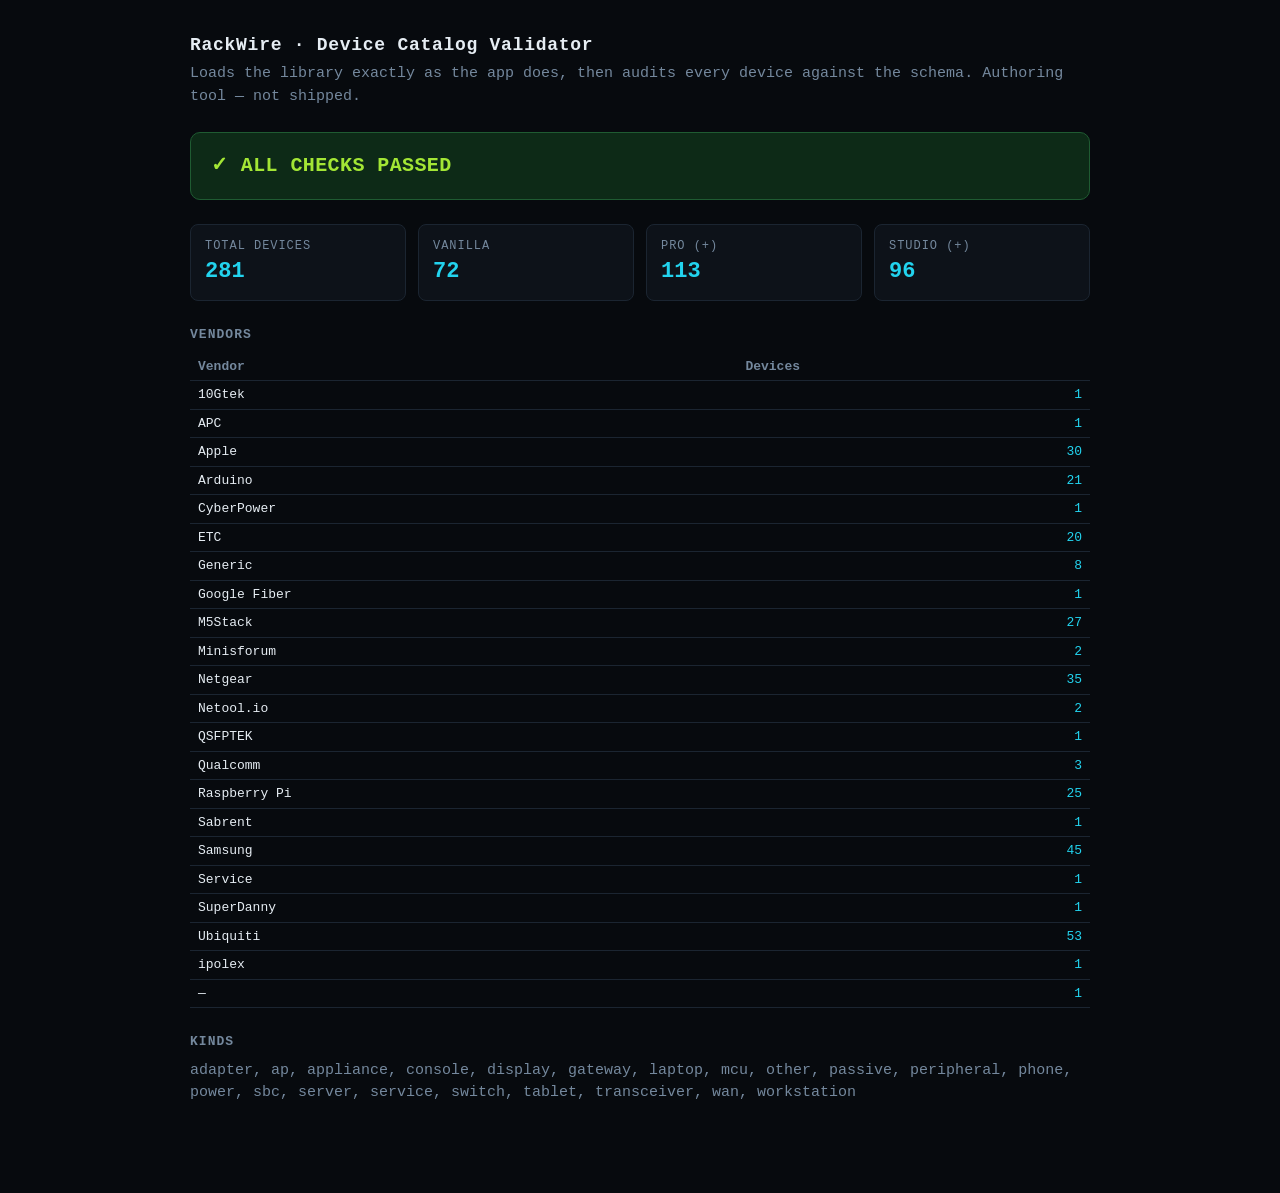
<file: devices/validate.html>
<!doctype html>
<html lang="en">
<head>
<meta charset="utf-8">
<meta name="viewport" content="width=device-width, initial-scale=1">
<title>RackWire — Device Catalog Validator</title>
<!--
  Device-catalog validator (authoring tool, NOT part of the shipped app).
  Open this file directly in a browser (file:// is fine). It loads the library
  engine, every devices/*.js module in the SAME order as index.html, then the
  shared checker (validate-core.js), and renders a pass/fail report.

  Keep the <script> list below in lock-step with index.html: when you add a
  vendor module, add its tag in BOTH files. See devices/SPEC.md.
-->
<style>
  :root { color-scheme: dark; }
  body { margin: 0; background: #070A0E; color: #E6EDF3;
         font: 15px/1.5 ui-monospace, SFMono-Regular, Menlo, Consolas, monospace; }
  main { max-width: 900px; margin: 0 auto; padding: 32px 20px 64px; }
  h1 { font-size: 18px; letter-spacing: .04em; margin: 0 0 4px; }
  .sub { color: #74889D; margin: 0 0 24px; }
  .banner { padding: 18px 20px; border-radius: 10px; font-size: 20px; font-weight: 700;
            letter-spacing: .02em; margin: 0 0 24px; }
  .pass { background: #0d2a17; color: #A3E635; border: 1px solid #1f5b32; }
  .fail { background: #2c0f12; color: #ff6b74; border: 1px solid #6b1f26; }
  .stats { display: grid; grid-template-columns: repeat(auto-fit, minmax(150px, 1fr));
           gap: 12px; margin: 0 0 24px; }
  .card { background: #0d1219; border: 1px solid #1b2531; border-radius: 8px; padding: 12px 14px; }
  .card .k { color: #74889D; font-size: 12px; text-transform: uppercase; letter-spacing: .08em; }
  .card .v { font-size: 22px; font-weight: 700; color: #22D3EE; }
  h2 { font-size: 13px; text-transform: uppercase; letter-spacing: .08em; color: #74889D;
       margin: 24px 0 8px; }
  ul.errs { list-style: none; margin: 0; padding: 0; }
  ul.errs li { background: #17090b; border-left: 3px solid #ff6b74; padding: 6px 12px;
               margin: 0 0 4px; border-radius: 0 4px 4px 0; white-space: pre-wrap; }
  table { width: 100%; border-collapse: collapse; font-size: 13px; }
  th, td { text-align: left; padding: 4px 8px; border-bottom: 1px solid #1b2531; }
  th { color: #74889D; font-weight: 600; }
  td.n { text-align: right; color: #22D3EE; }
</style>
</head>
<body>
<main>
  <h1>RackWire · Device Catalog Validator</h1>
  <p class="sub">Loads the library exactly as the app does, then audits every device against the schema. Authoring tool — not shipped.</p>
  <div id="out">Loading…</div>
</main>

<!-- Library engine, then each vendor module in index.html order, then the checker. -->
<script src="../device-library.js"></script>
<script src="generic.js"></script>
<script src="ubiquiti.js"></script>
<script src="netgear.js"></script>
<script src="netool.js"></script>
<script src="apple.js"></script>
<script src="samsung.js"></script>
<script src="raspberry-pi.js"></script>
<script src="qualcomm-arduino.js"></script>
<script src="m5stack.js"></script>
<script src="eos.js"></script>
<script src="minisforum.js"></script>
<script src="validate-core.js"></script>

<script>
/* Render the RW.validate() result into the page and mirror it to the console. */
(function () {
  var out = document.getElementById('out');
  var esc = function (s) { return String(s).replace(/[&<>]/g, function (c) {
    return { '&': '&amp;', '<': '&lt;', '>': '&gt;' }[c]; }); };

  if (!window.RW || typeof window.RW.validate !== 'function') {
    out.innerHTML = '<div class="banner fail">Could not load the library — check the &lt;script&gt; paths.</div>';
    return;
  }

  var r = window.RW.validate();
  var s = r.stats;

  var vendorsRows = Object.keys(s.vendors).sort().map(function (v) {
    return '<tr><td>' + esc(v) + '</td><td class="n">' + s.vendors[v] + '</td></tr>';
  }).join('');

  var html = '';
  html += '<div class="banner ' + (r.ok ? 'pass' : 'fail') + '">' +
          (r.ok ? '✓ ALL CHECKS PASSED' : '✗ ' + r.errors.length + ' VALIDATION ERROR(S)') + '</div>';

  html += '<div class="stats">' +
    '<div class="card"><div class="k">Total devices</div><div class="v">' + s.total + '</div></div>' +
    '<div class="card"><div class="k">Vanilla</div><div class="v">' + s.flavors.vanilla + '</div></div>' +
    '<div class="card"><div class="k">Pro (+)</div><div class="v">' + s.flavors.pro + '</div></div>' +
    '<div class="card"><div class="k">Studio (+)</div><div class="v">' + s.flavors.studio + '</div></div>' +
    '</div>';

  if (!r.ok) {
    html += '<h2>Errors</h2><ul class="errs">' +
      r.errors.map(function (e) { return '<li>' + esc(e) + '</li>'; }).join('') + '</ul>';
  }

  html += '<h2>Vendors</h2><table><thead><tr><th>Vendor</th><th class="n">Devices</th></tr></thead><tbody>' +
          vendorsRows + '</tbody></table>';

  html += '<h2>Kinds</h2><p class="sub">' + esc(s.kinds.join(', ')) + '</p>';

  out.innerHTML = html;

  /* Console mirror, so a headless/DevTools run gets the same verdict. */
  if (r.ok) { console.log('ALL CHECKS PASSED — ' + s.total + ' devices'); }
  else { console.error(r.errors.length + ' validation error(s):'); r.errors.forEach(function (e) { console.error('  - ' + e); }); }
})();
</script>
</body>
</html>
</file>
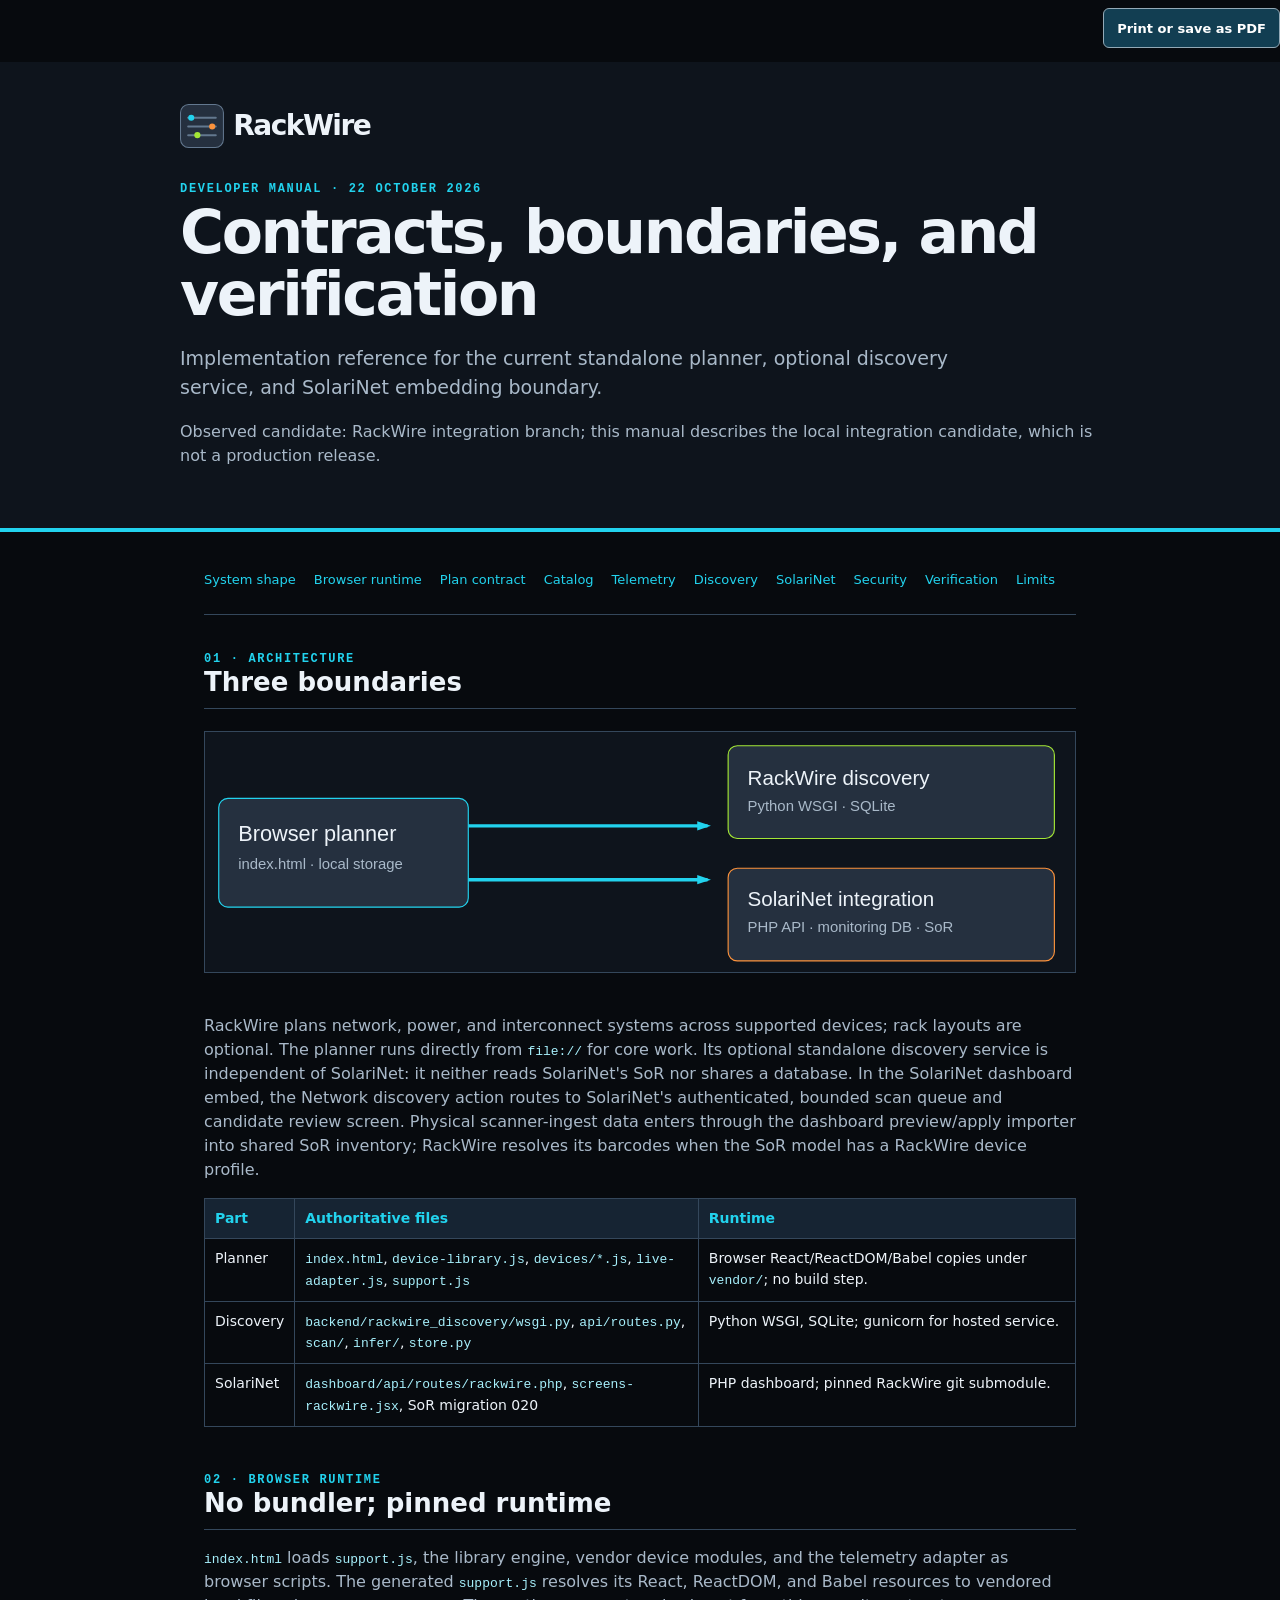
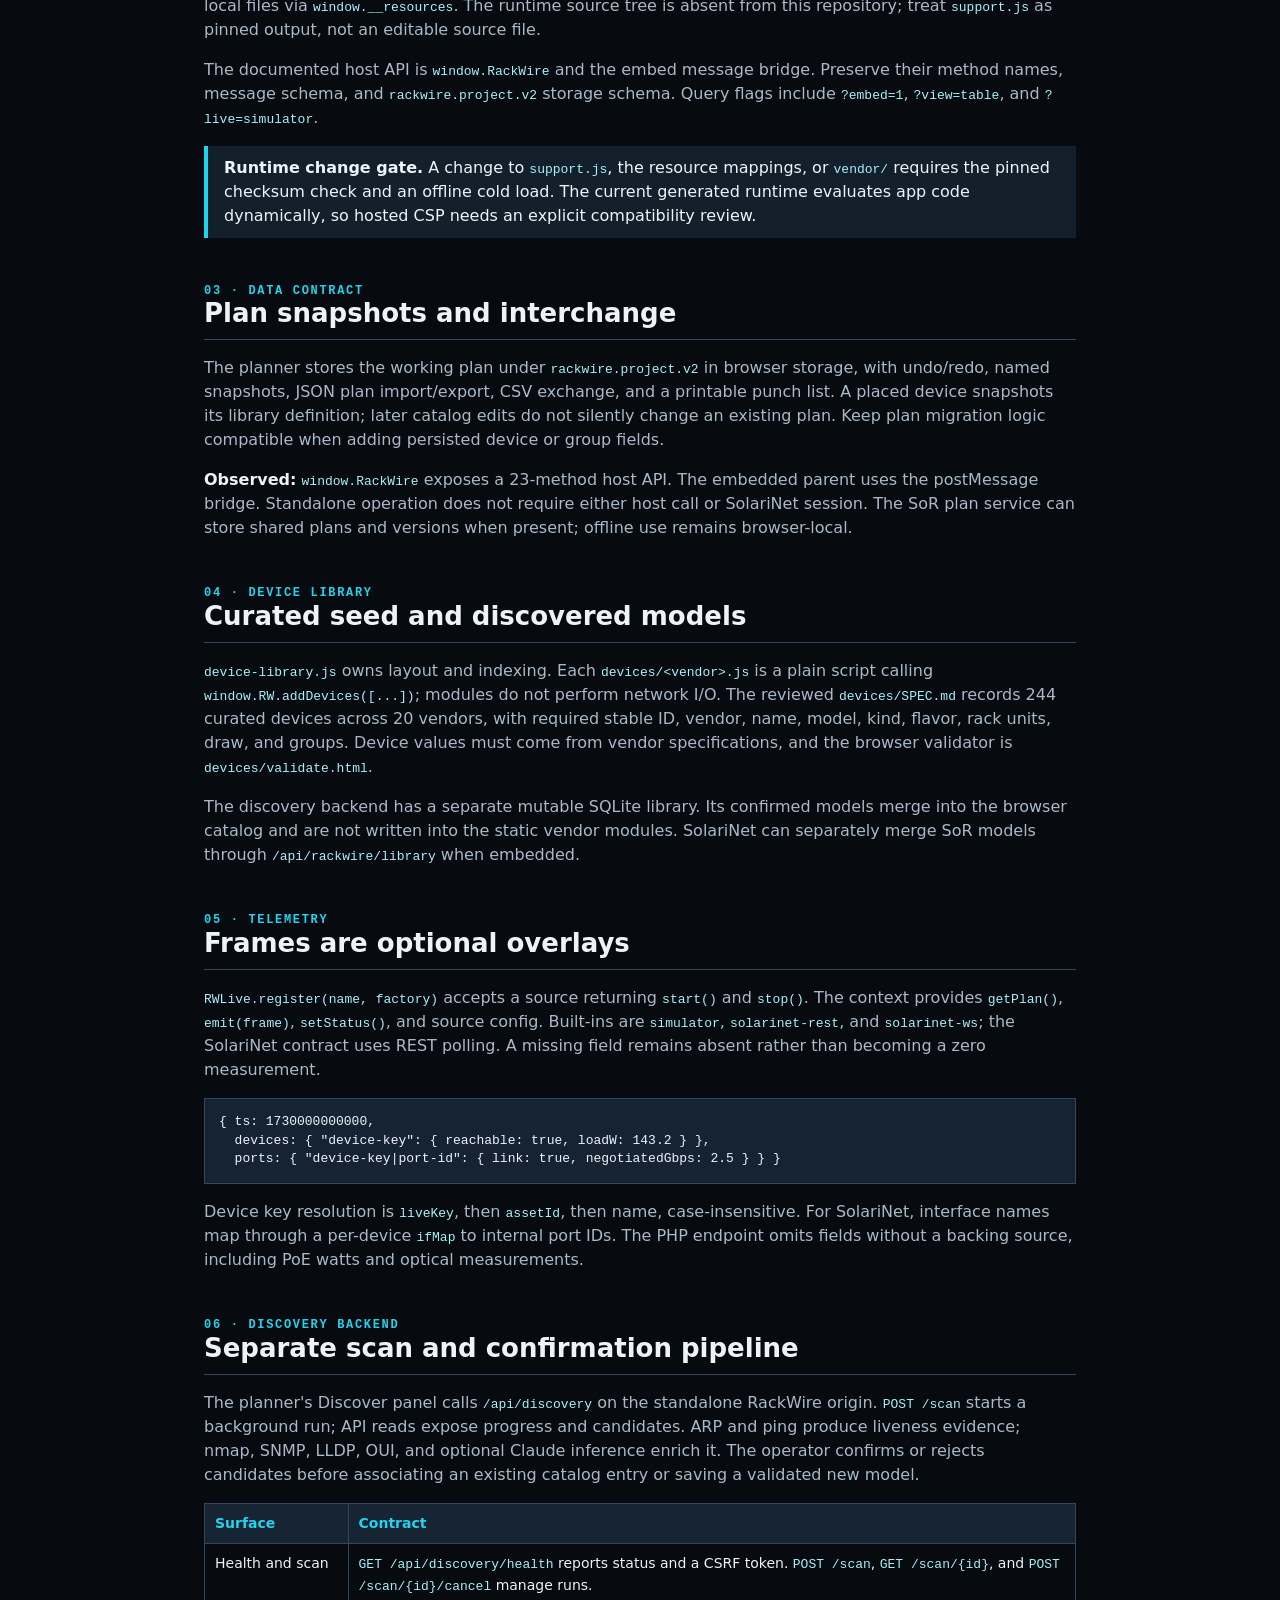
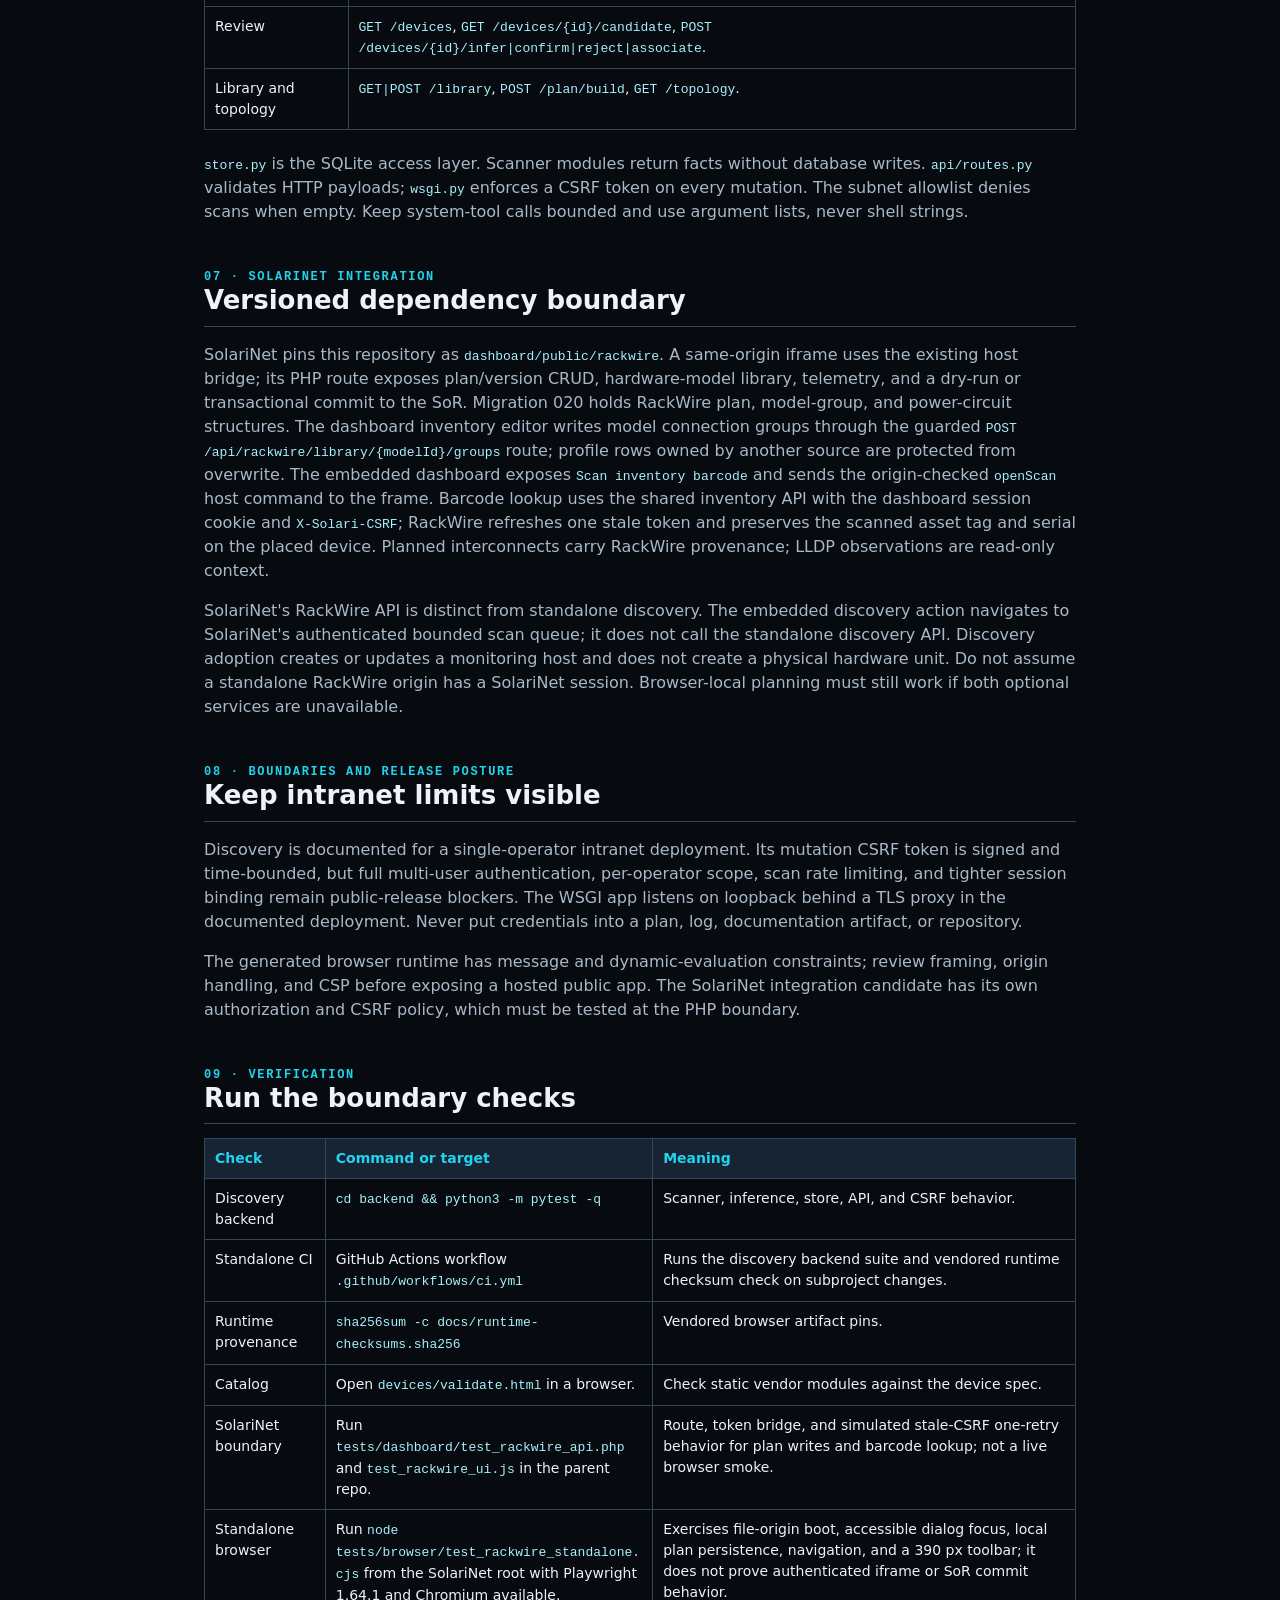
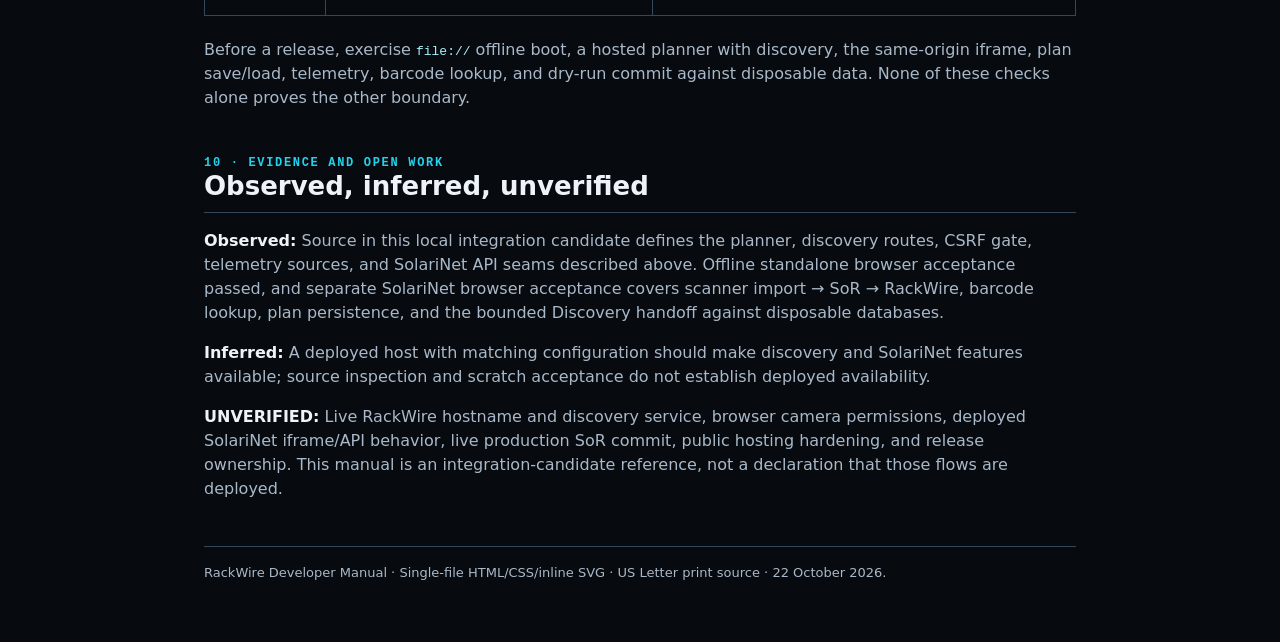
<file: docs/DEVELOPER-MANUAL.html>
<!doctype html>
<html lang="en"><head><meta charset="utf-8"><meta name="viewport" content="width=device-width,initial-scale=1"><title>RackWire Developer Manual</title>
<style>
:root{--field:#070A0E;--surface:#0E141C;--ink:#EDF3F9;--dim:#A9B9C9;--line:#34475B;--cyan:#22D3EE;--paper:#fff;--text:#162532}*{box-sizing:border-box}html{scroll-behavior:smooth}body{margin:0;background:var(--field);color:var(--ink);font:16px/1.5 system-ui,-apple-system,"Segoe UI",sans-serif}a{color:var(--cyan)}header{background:var(--surface);border-bottom:4px solid var(--cyan);padding:42px max(24px,calc((100% - 920px)/2)) 44px}.lockup{display:block;width:235px;height:auto;max-width:100%;margin-bottom:32px}h1{font-size:clamp(38px,6vw,60px);line-height:1.03;letter-spacing:-.04em;margin:4px 0 16px}h2{font-size:26px;line-height:1.15;margin:0 0 14px}h3{font-size:18px;margin:23px 0 8px}p,li{color:var(--dim)}strong{color:var(--ink)}.eyebrow{font:700 12px/1.4 ui-monospace,Consolas,monospace;letter-spacing:.14em;text-transform:uppercase;color:var(--cyan)}.lede{font-size:19px;max-width:64ch}main{max-width:920px;padding:38px 24px 76px;margin:auto}nav{display:flex;flex-wrap:wrap;gap:6px 18px;border-bottom:1px solid var(--line);padding-bottom:24px;margin-bottom:36px}nav a{font-size:13px;text-decoration:none}section{margin:0 0 45px;break-inside:auto}section>h2{border-bottom:1px solid var(--line);padding-bottom:10px}code,pre{font:13px/1.45 ui-monospace,Consolas,monospace}code{color:#a7f0fc;overflow-wrap:anywhere}pre{white-space:pre-wrap;overflow-wrap:anywhere;background:#152332;border:1px solid var(--line);padding:14px}table{width:100%;border-collapse:collapse;font-size:14px;margin:14px 0 22px}th,td{padding:9px 10px;text-align:left;vertical-align:top;border:1px solid var(--line)}th{color:var(--cyan);background:#162433}.note{border-left:4px solid var(--cyan);padding:10px 16px;background:#13202b}.diagram{width:100%;height:auto;border:1px solid var(--line);background:var(--surface);margin:8px 0 18px}footer{border-top:1px solid var(--line);padding-top:16px;color:var(--dim);font-size:13px}@page{size:Letter;margin:.52in .6in}@media print{html{scroll-behavior:auto}body{background:white;color:var(--text);font-size:10pt;line-height:1.36}header{padding:20mm 12mm;background:var(--field);color:white;break-after:page;min-height:8.8in}header p{color:#CBD7E3}main{max-width:none;padding:0}nav{display:none}section{margin-bottom:18px}section>.eyebrow{break-after:avoid}section>h2{break-after:avoid}h2,h3,strong{color:var(--text)}p,li{color:#344a59}code{color:#075d76}pre{background:#f2f6f8;color:var(--text)}th{background:#e8f3f6;color:#075d76}th,td,.diagram{border-color:#aebec8}.note{background:#f2f6f8}svg{max-height:180px}tr,pre,.note{break-inside:avoid}a{color:#075d76;text-decoration:none}}
</style><style>.print-actions{margin:8px 0 14px;text-align:right}.print-actions button{min-height:40px;padding:8px 13px;border:1px solid #93a9b6;border-radius:6px;background:#123e52;color:#fff;font:600 13px system-ui,sans-serif;cursor:pointer}.print-actions button:focus-visible{outline:3px solid #17a2bb;outline-offset:2px}@media print{.print-actions{display:none}}</style></head><body><div class="print-actions"><button id="print-guide" type="button">Print or save as PDF</button></div><header>
<svg class="lockup" xmlns="http://www.w3.org/2000/svg" viewBox="0 0 460 88" role="img" aria-label="RackWire"><rect x="1" y="1" width="84" height="84" rx="16" fill="#25303F" stroke="#63788F" stroke-width="2"/><path d="M16 27h54M16 44h54M16 61h54" stroke="#63788F" stroke-width="4" stroke-linecap="round"/><circle cx="22" cy="27" r="6" fill="#22D3EE"/><circle cx="63" cy="44" r="6" fill="#FB923C"/><circle cx="34" cy="61" r="6" fill="#A3E635"/><text x="104" y="61" fill="#EDF3F9" font-family="system-ui,sans-serif" font-size="55" font-weight="700" letter-spacing="-3">RackWire</text></svg>
<div class="eyebrow">Developer Manual · 22 October 2026</div><h1>Contracts, boundaries, and verification</h1><p class="lede">Implementation reference for the current standalone planner, optional discovery service, and SolariNet embedding boundary.</p><p>Observed candidate: RackWire integration branch; this manual describes the local integration candidate, which is not a production release.</p></header>
<main><nav aria-label="Contents"><a href="#shape">System shape</a><a href="#browser">Browser runtime</a><a href="#plan">Plan contract</a><a href="#catalog">Catalog</a><a href="#live">Telemetry</a><a href="#discovery">Discovery</a><a href="#integration">SolariNet</a><a href="#security">Security</a><a href="#tests">Verification</a><a href="#limits">Limits</a></nav>
<section id="shape"><div class="eyebrow">01 · Architecture</div><h2>Three boundaries</h2><svg class="diagram" viewBox="0 0 760 210" role="img" aria-label="Browser planner connects separately to RackWire discovery and SolariNet"><rect x="12" y="58" width="218" height="95" rx="8" fill="#25303F" stroke="#22D3EE"/><text x="29" y="95" fill="#EDF3F9" font-size="19" font-family="sans-serif">Browser planner</text><text x="29" y="120" fill="#A9B9C9" font-size="13" font-family="sans-serif">index.html · local storage</text><rect x="457" y="12" width="285" height="81" rx="8" fill="#25303F" stroke="#A3E635"/><text x="474" y="46" fill="#EDF3F9" font-size="18" font-family="sans-serif">RackWire discovery</text><text x="474" y="69" fill="#A9B9C9" font-size="13" font-family="sans-serif">Python WSGI · SQLite</text><rect x="457" y="119" width="285" height="81" rx="8" fill="#25303F" stroke="#FB923C"/><text x="474" y="152" fill="#EDF3F9" font-size="18" font-family="sans-serif">SolariNet integration</text><text x="474" y="175" fill="#A9B9C9" font-size="13" font-family="sans-serif">PHP API · monitoring DB · SoR</text><path d="M230 82h209M230 129h209" stroke="#22D3EE" stroke-width="3"/><path d="M430 78l12 4-12 4M430 125l12 4-12 4" fill="#22D3EE"/></svg><p>RackWire plans network, power, and interconnect systems across supported devices; rack layouts are optional. The planner runs directly from <code>file://</code> for core work. Its optional standalone discovery service is independent of SolariNet: it neither reads SolariNet's SoR nor shares a database. In the SolariNet dashboard embed, the Network discovery action routes to SolariNet's authenticated, bounded scan queue and candidate review screen. Physical scanner-ingest data enters through the dashboard preview/apply importer into shared SoR inventory; RackWire resolves its barcodes when the SoR model has a RackWire device profile.</p><table><tr><th>Part</th><th>Authoritative files</th><th>Runtime</th></tr><tr><td>Planner</td><td><code>index.html</code>, <code>device-library.js</code>, <code>devices/*.js</code>, <code>live-adapter.js</code>, <code>support.js</code></td><td>Browser React/ReactDOM/Babel copies under <code>vendor/</code>; no build step.</td></tr><tr><td>Discovery</td><td><code>backend/rackwire_discovery/wsgi.py</code>, <code>api/routes.py</code>, <code>scan/</code>, <code>infer/</code>, <code>store.py</code></td><td>Python WSGI, SQLite; gunicorn for hosted service.</td></tr><tr><td>SolariNet</td><td><code>dashboard/api/routes/rackwire.php</code>, <code>screens-rackwire.jsx</code>, SoR migration 020</td><td>PHP dashboard; pinned RackWire git submodule.</td></tr></table></section>
<section id="browser"><div class="eyebrow">02 · Browser runtime</div><h2>No bundler; pinned runtime</h2><p><code>index.html</code> loads <code>support.js</code>, the library engine, vendor device modules, and the telemetry adapter as browser scripts. The generated <code>support.js</code> resolves its React, ReactDOM, and Babel resources to vendored local files via <code>window.__resources</code>. The runtime source tree is absent from this repository; treat <code>support.js</code> as pinned output, not an editable source file.</p><p>The documented host API is <code>window.RackWire</code> and the embed message bridge. Preserve their method names, message schema, and <code>rackwire.project.v2</code> storage schema. Query flags include <code>?embed=1</code>, <code>?view=table</code>, and <code>?live=simulator</code>.</p><div class="note"><strong>Runtime change gate.</strong> A change to <code>support.js</code>, the resource mappings, or <code>vendor/</code> requires the pinned checksum check and an offline cold load. The current generated runtime evaluates app code dynamically, so hosted CSP needs an explicit compatibility review.</div></section>
<section id="plan"><div class="eyebrow">03 · Data contract</div><h2>Plan snapshots and interchange</h2><p>The planner stores the working plan under <code>rackwire.project.v2</code> in browser storage, with undo/redo, named snapshots, JSON plan import/export, CSV exchange, and a printable punch list. A placed device snapshots its library definition; later catalog edits do not silently change an existing plan. Keep plan migration logic compatible when adding persisted device or group fields.</p><p><strong>Observed:</strong> <code>window.RackWire</code> exposes a 23-method host API. The embedded parent uses the postMessage bridge. Standalone operation does not require either host call or SolariNet session. The SoR plan service can store shared plans and versions when present; offline use remains browser-local.</p></section>
<section id="catalog"><div class="eyebrow">04 · Device library</div><h2>Curated seed and discovered models</h2><p><code>device-library.js</code> owns layout and indexing. Each <code>devices/&lt;vendor&gt;.js</code> is a plain script calling <code>window.RW.addDevices([...])</code>; modules do not perform network I/O. The reviewed <code>devices/SPEC.md</code> records 244 curated devices across 20 vendors, with required stable ID, vendor, name, model, kind, flavor, rack units, draw, and groups. Device values must come from vendor specifications, and the browser validator is <code>devices/validate.html</code>.</p><p>The discovery backend has a separate mutable SQLite library. Its confirmed models merge into the browser catalog and are not written into the static vendor modules. SolariNet can separately merge SoR models through <code>/api/rackwire/library</code> when embedded.</p></section>
<section id="live"><div class="eyebrow">05 · Telemetry</div><h2>Frames are optional overlays</h2><p><code>RWLive.register(name, factory)</code> accepts a source returning <code>start()</code> and <code>stop()</code>. The context provides <code>getPlan()</code>, <code>emit(frame)</code>, <code>setStatus()</code>, and source config. Built-ins are <code>simulator</code>, <code>solarinet-rest</code>, and <code>solarinet-ws</code>; the SolariNet contract uses REST polling. A missing field remains absent rather than becoming a zero measurement.</p><pre>{ ts: 1730000000000,
  devices: { "device-key": { reachable: true, loadW: 143.2 } },
  ports: { "device-key|port-id": { link: true, negotiatedGbps: 2.5 } } }</pre><p>Device key resolution is <code>liveKey</code>, then <code>assetId</code>, then name, case-insensitive. For SolariNet, interface names map through a per-device <code>ifMap</code> to internal port IDs. The PHP endpoint omits fields without a backing source, including PoE watts and optical measurements.</p></section>
<section id="discovery"><div class="eyebrow">06 · Discovery backend</div><h2>Separate scan and confirmation pipeline</h2><p>The planner's Discover panel calls <code>/api/discovery</code> on the standalone RackWire origin. <code>POST /scan</code> starts a background run; API reads expose progress and candidates. ARP and ping produce liveness evidence; nmap, SNMP, LLDP, OUI, and optional Claude inference enrich it. The operator confirms or rejects candidates before associating an existing catalog entry or saving a validated new model.</p><table><tr><th>Surface</th><th>Contract</th></tr><tr><td>Health and scan</td><td><code>GET /api/discovery/health</code> reports status and a CSRF token. <code>POST /scan</code>, <code>GET /scan/{id}</code>, and <code>POST /scan/{id}/cancel</code> manage runs.</td></tr><tr><td>Review</td><td><code>GET /devices</code>, <code>GET /devices/{id}/candidate</code>, <code>POST /devices/{id}/infer|confirm|reject|associate</code>.</td></tr><tr><td>Library and topology</td><td><code>GET|POST /library</code>, <code>POST /plan/build</code>, <code>GET /topology</code>.</td></tr></table><p><code>store.py</code> is the SQLite access layer. Scanner modules return facts without database writes. <code>api/routes.py</code> validates HTTP payloads; <code>wsgi.py</code> enforces a CSRF token on every mutation. The subnet allowlist denies scans when empty. Keep system-tool calls bounded and use argument lists, never shell strings.</p></section>
<section id="integration"><div class="eyebrow">07 · SolariNet integration</div><h2>Versioned dependency boundary</h2><p>SolariNet pins this repository as <code>dashboard/public/rackwire</code>. A same-origin iframe uses the existing host bridge; its PHP route exposes plan/version CRUD, hardware-model library, telemetry, and a dry-run or transactional commit to the SoR. Migration 020 holds RackWire plan, model-group, and power-circuit structures. The dashboard inventory editor writes model connection groups through the guarded <code>POST /api/rackwire/library/{modelId}/groups</code> route; profile rows owned by another source are protected from overwrite. The embedded dashboard exposes <code>Scan inventory barcode</code> and sends the origin-checked <code>openScan</code> host command to the frame. Barcode lookup uses the shared inventory API with the dashboard session cookie and <code>X-Solari-CSRF</code>; RackWire refreshes one stale token and preserves the scanned asset tag and serial on the placed device. Planned interconnects carry RackWire provenance; LLDP observations are read-only context.</p><p>SolariNet's RackWire API is distinct from standalone discovery. The embedded discovery action navigates to SolariNet's authenticated bounded scan queue; it does not call the standalone discovery API. Discovery adoption creates or updates a monitoring host and does not create a physical hardware unit. Do not assume a standalone RackWire origin has a SolariNet session. Browser-local planning must still work if both optional services are unavailable.</p></section>
<section id="security"><div class="eyebrow">08 · Boundaries and release posture</div><h2>Keep intranet limits visible</h2><p>Discovery is documented for a single-operator intranet deployment. Its mutation CSRF token is signed and time-bounded, but full multi-user authentication, per-operator scope, scan rate limiting, and tighter session binding remain public-release blockers. The WSGI app listens on loopback behind a TLS proxy in the documented deployment. Never put credentials into a plan, log, documentation artifact, or repository.</p><p>The generated browser runtime has message and dynamic-evaluation constraints; review framing, origin handling, and CSP before exposing a hosted public app. The SolariNet integration candidate has its own authorization and CSRF policy, which must be tested at the PHP boundary.</p></section>
<section id="tests"><div class="eyebrow">09 · Verification</div><h2>Run the boundary checks</h2><table><tr><th>Check</th><th>Command or target</th><th>Meaning</th></tr><tr><td>Discovery backend</td><td><code>cd backend &amp;&amp; python3 -m pytest -q</code></td><td>Scanner, inference, store, API, and CSRF behavior.</td></tr><tr><td>Standalone CI</td><td>GitHub Actions workflow <code>.github/workflows/ci.yml</code></td><td>Runs the discovery backend suite and vendored runtime checksum check on subproject changes.</td></tr><tr><td>Runtime provenance</td><td><code>sha256sum -c docs/runtime-checksums.sha256</code></td><td>Vendored browser artifact pins.</td></tr><tr><td>Catalog</td><td>Open <code>devices/validate.html</code> in a browser.</td><td>Check static vendor modules against the device spec.</td></tr><tr><td>SolariNet boundary</td><td>Run <code>tests/dashboard/test_rackwire_api.php</code> and <code>test_rackwire_ui.js</code> in the parent repo.</td><td>Route, token bridge, and simulated stale-CSRF one-retry behavior for plan writes and barcode lookup; not a live browser smoke.</td></tr><tr><td>Standalone browser</td><td>Run <code>node tests/browser/test_rackwire_standalone.cjs</code> from the SolariNet root with Playwright 1.64.1 and Chromium available.</td><td>Exercises file-origin boot, accessible dialog focus, local plan persistence, navigation, and a 390 px toolbar; it does not prove authenticated iframe or SoR commit behavior.</td></tr></table><p>Before a release, exercise <code>file://</code> offline boot, a hosted planner with discovery, the same-origin iframe, plan save/load, telemetry, barcode lookup, and dry-run commit against disposable data. None of these checks alone proves the other boundary.</p></section>
<section id="limits"><div class="eyebrow">10 · Evidence and open work</div><h2>Observed, inferred, unverified</h2><p><strong>Observed:</strong> Source in this local integration candidate defines the planner, discovery routes, CSRF gate, telemetry sources, and SolariNet API seams described above. Offline standalone browser acceptance passed, and separate SolariNet browser acceptance covers scanner import → SoR → RackWire, barcode lookup, plan persistence, and the bounded Discovery handoff against disposable databases.</p><p><strong>Inferred:</strong> A deployed host with matching configuration should make discovery and SolariNet features available; source inspection and scratch acceptance do not establish deployed availability.</p><p><strong>UNVERIFIED:</strong> Live RackWire hostname and discovery service, browser camera permissions, deployed SolariNet iframe/API behavior, live production SoR commit, public hosting hardening, and release ownership. This manual is an integration-candidate reference, not a declaration that those flows are deployed.</p></section>
<footer>RackWire Developer Manual · Single-file HTML/CSS/inline SVG · US Letter print source · 22 October 2026.</footer></main><script>document.getElementById('print-guide').addEventListener('click',function(){window.print()});</script></body></html>
</file>
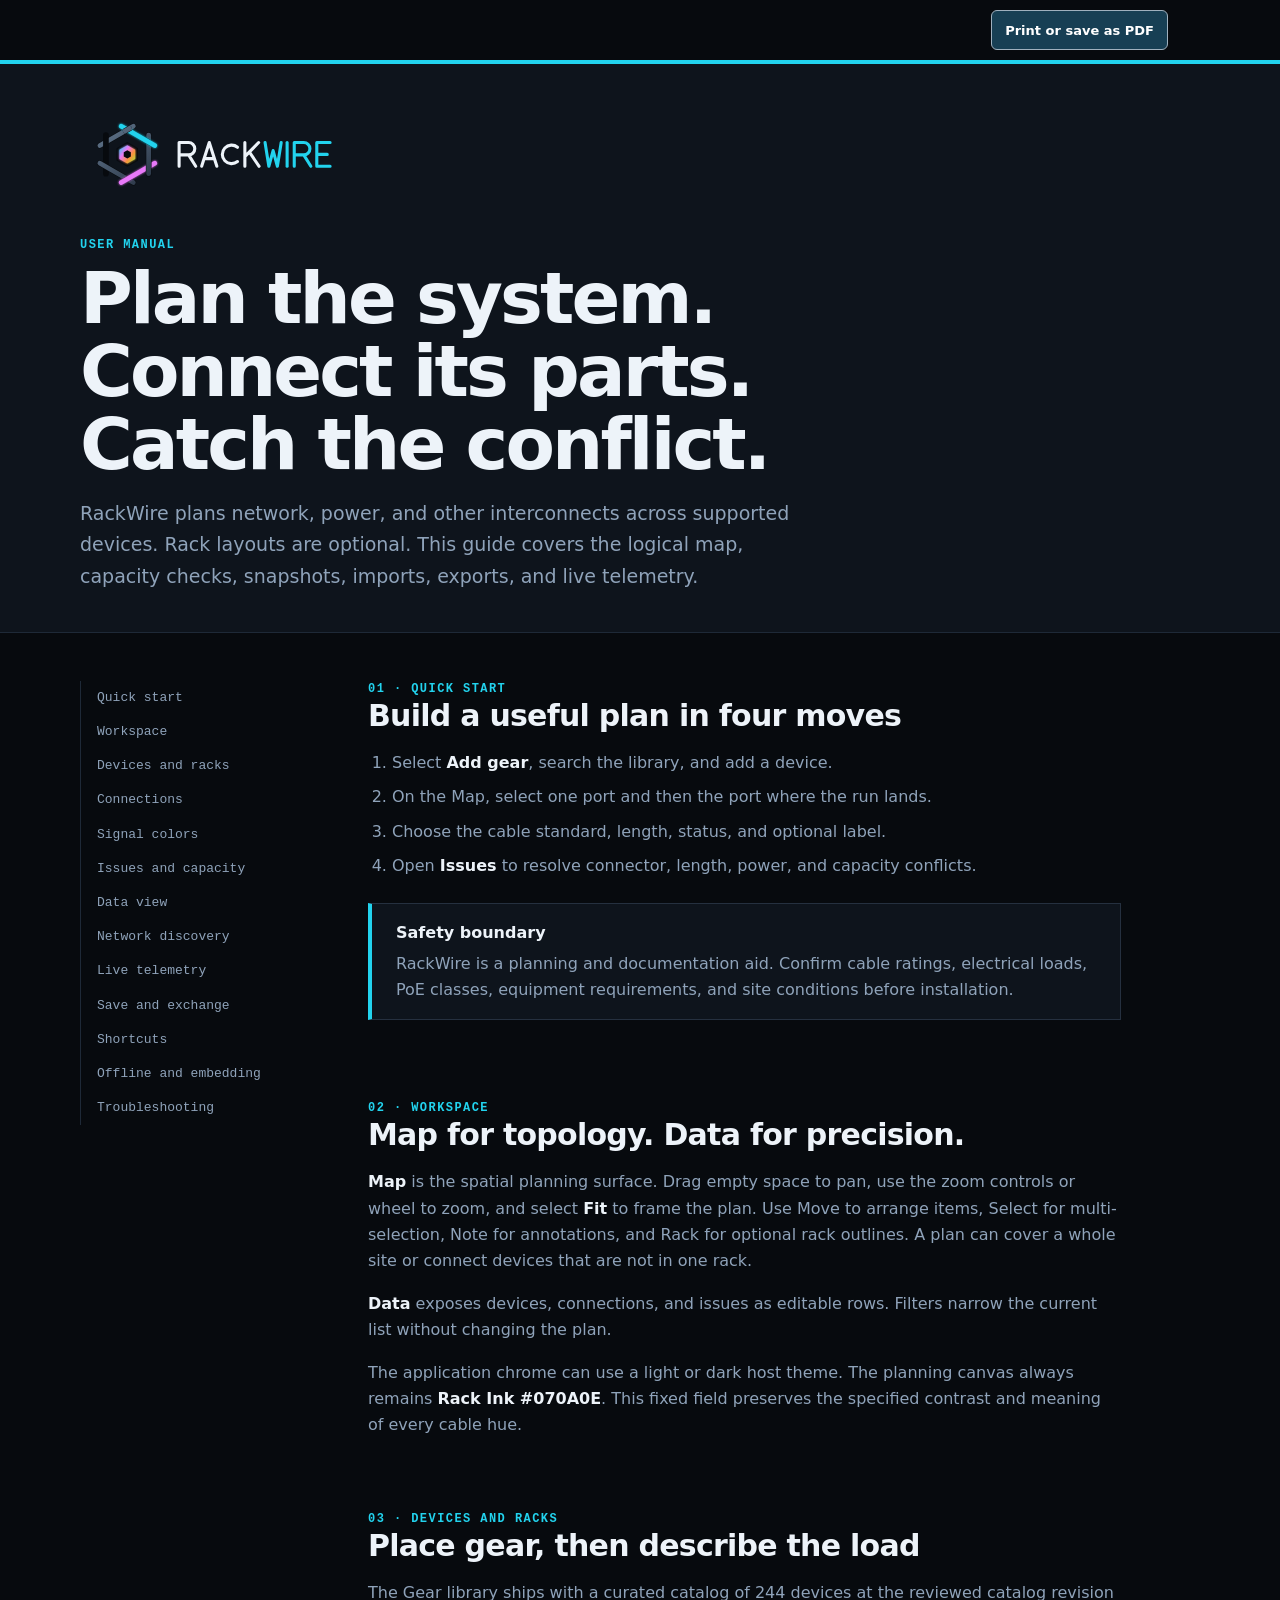
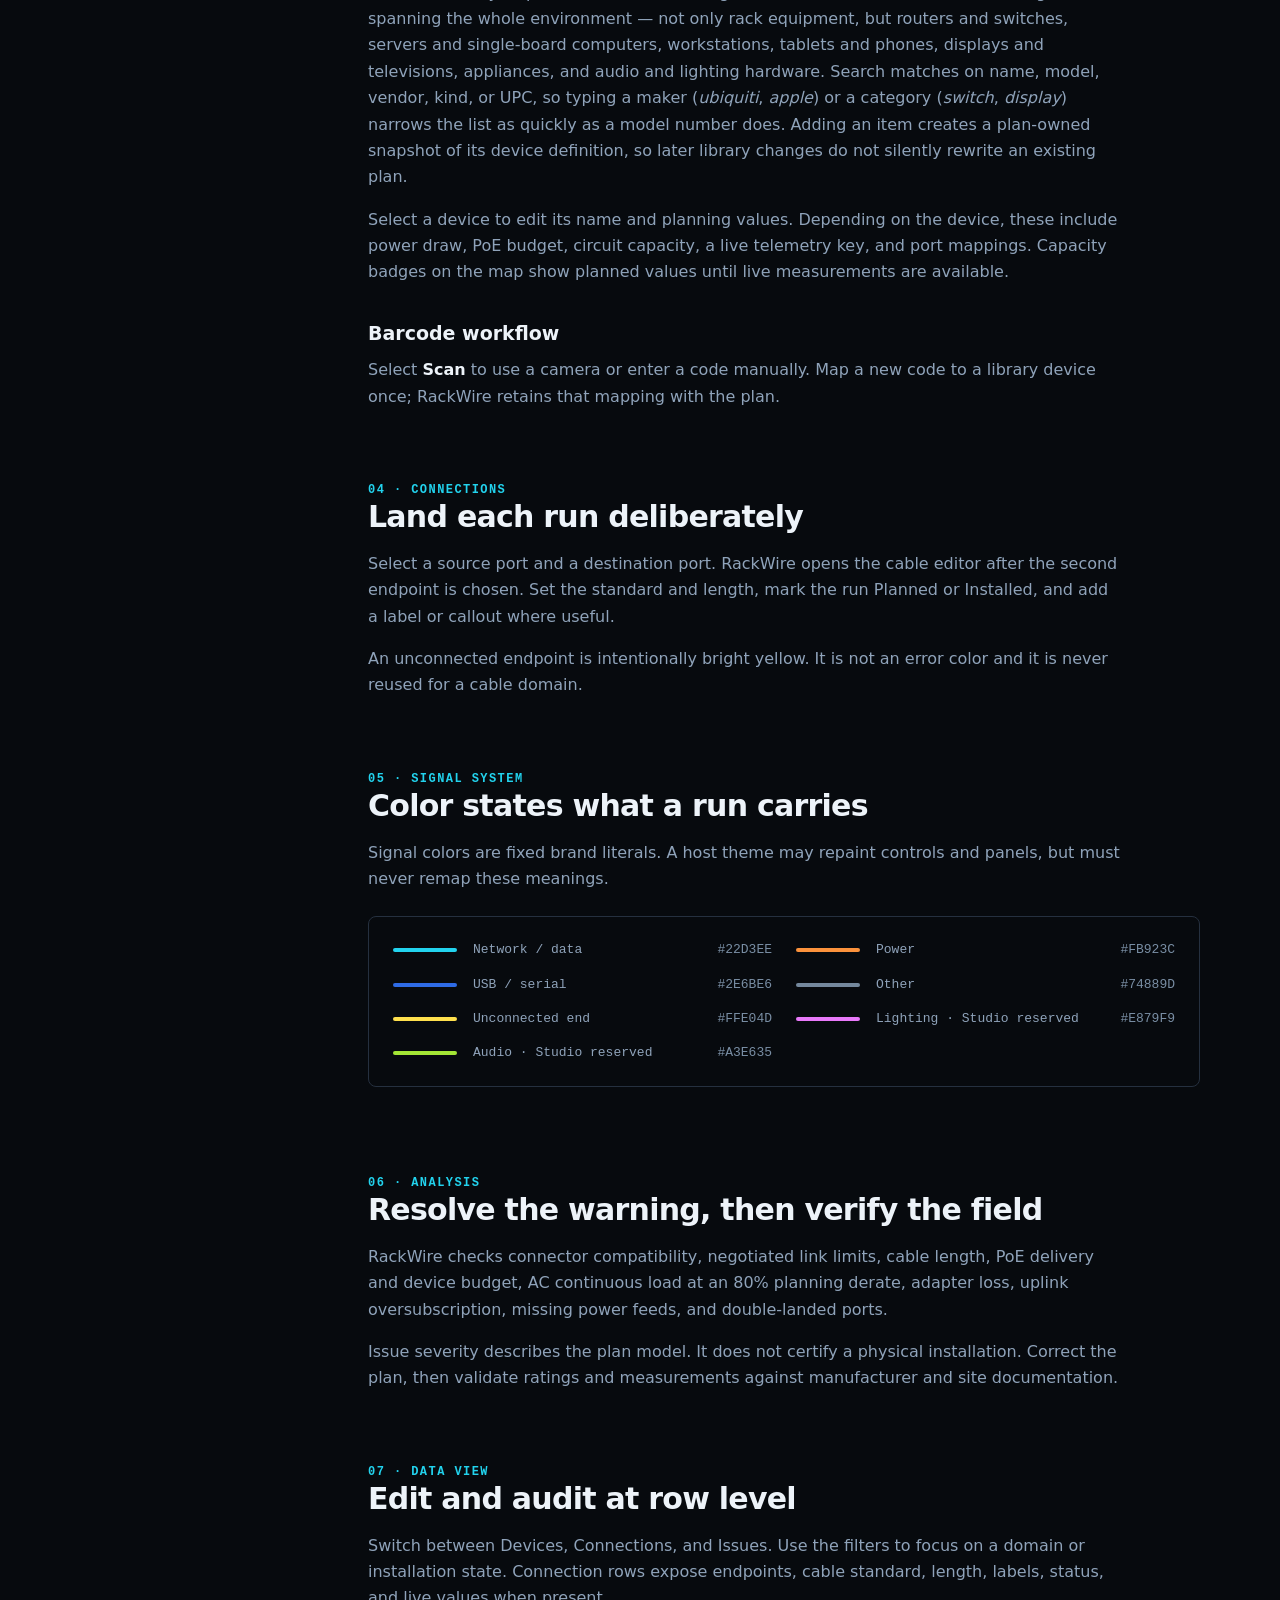
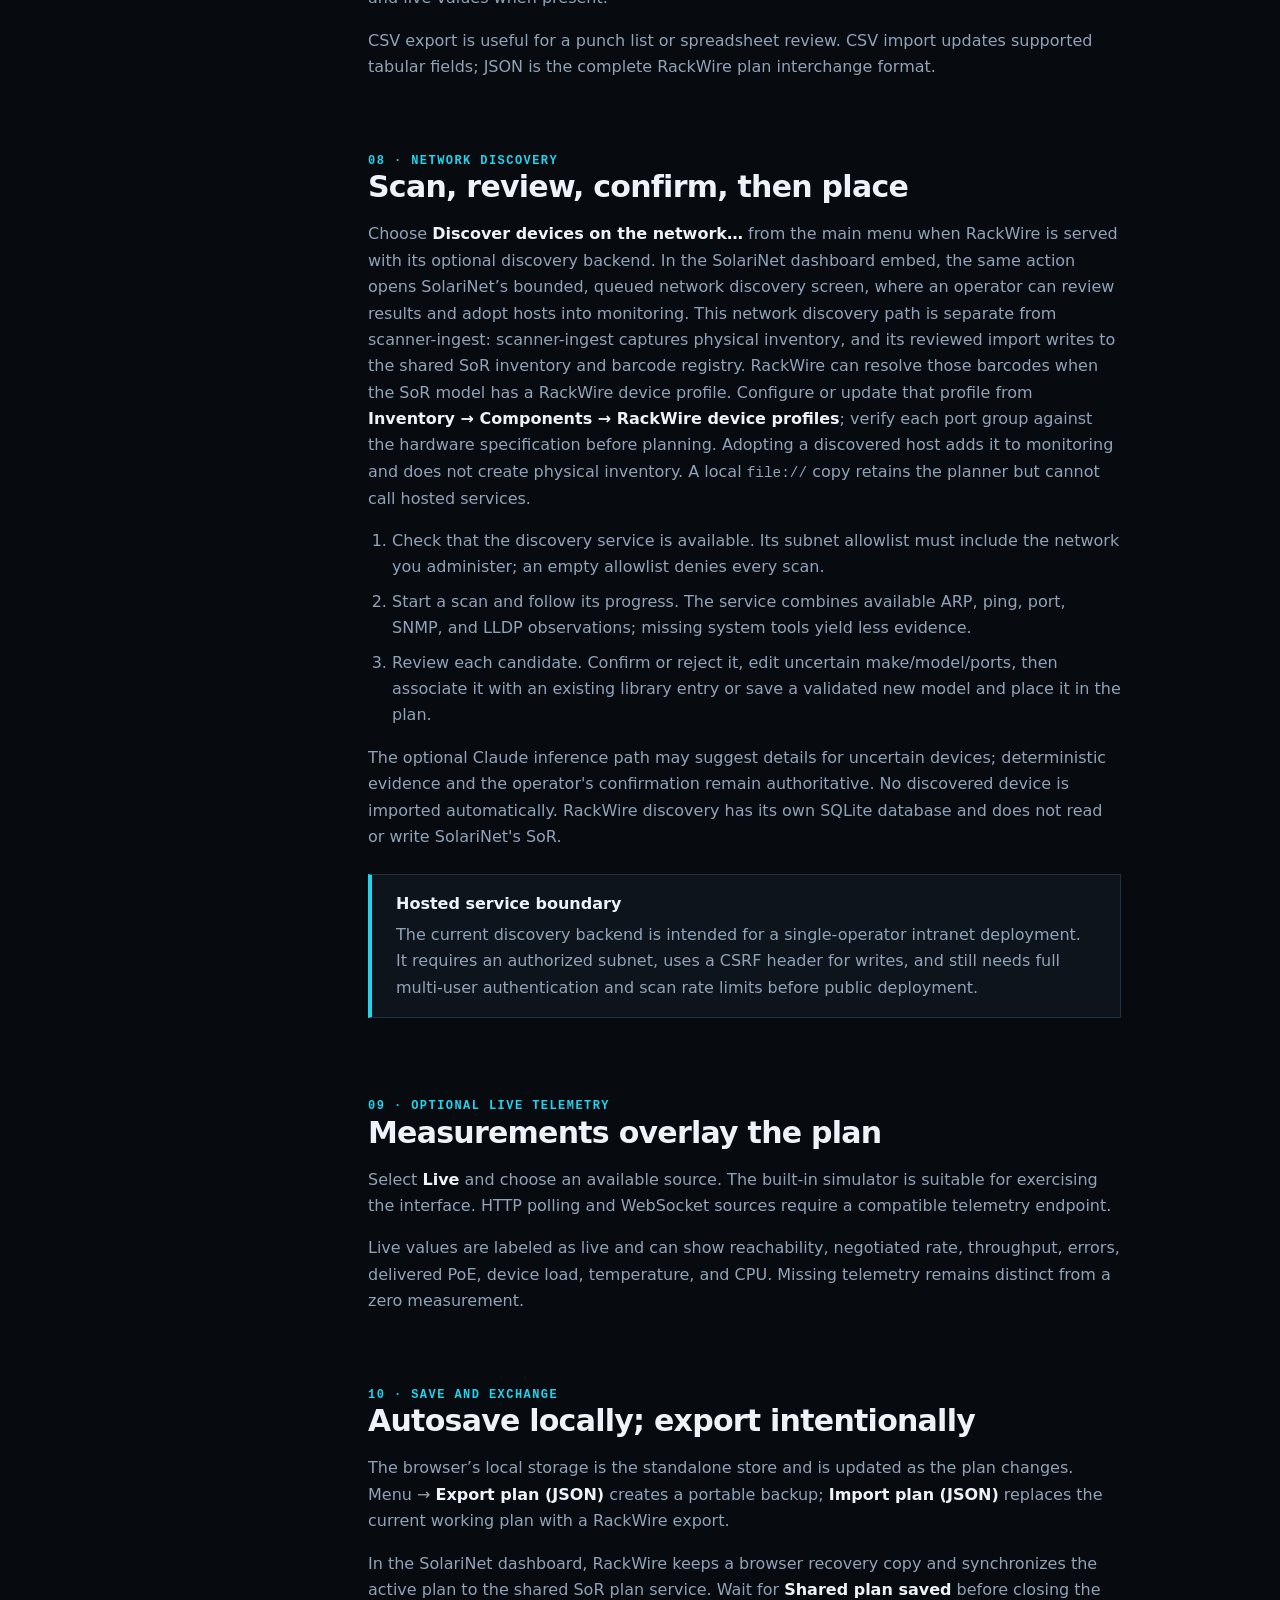
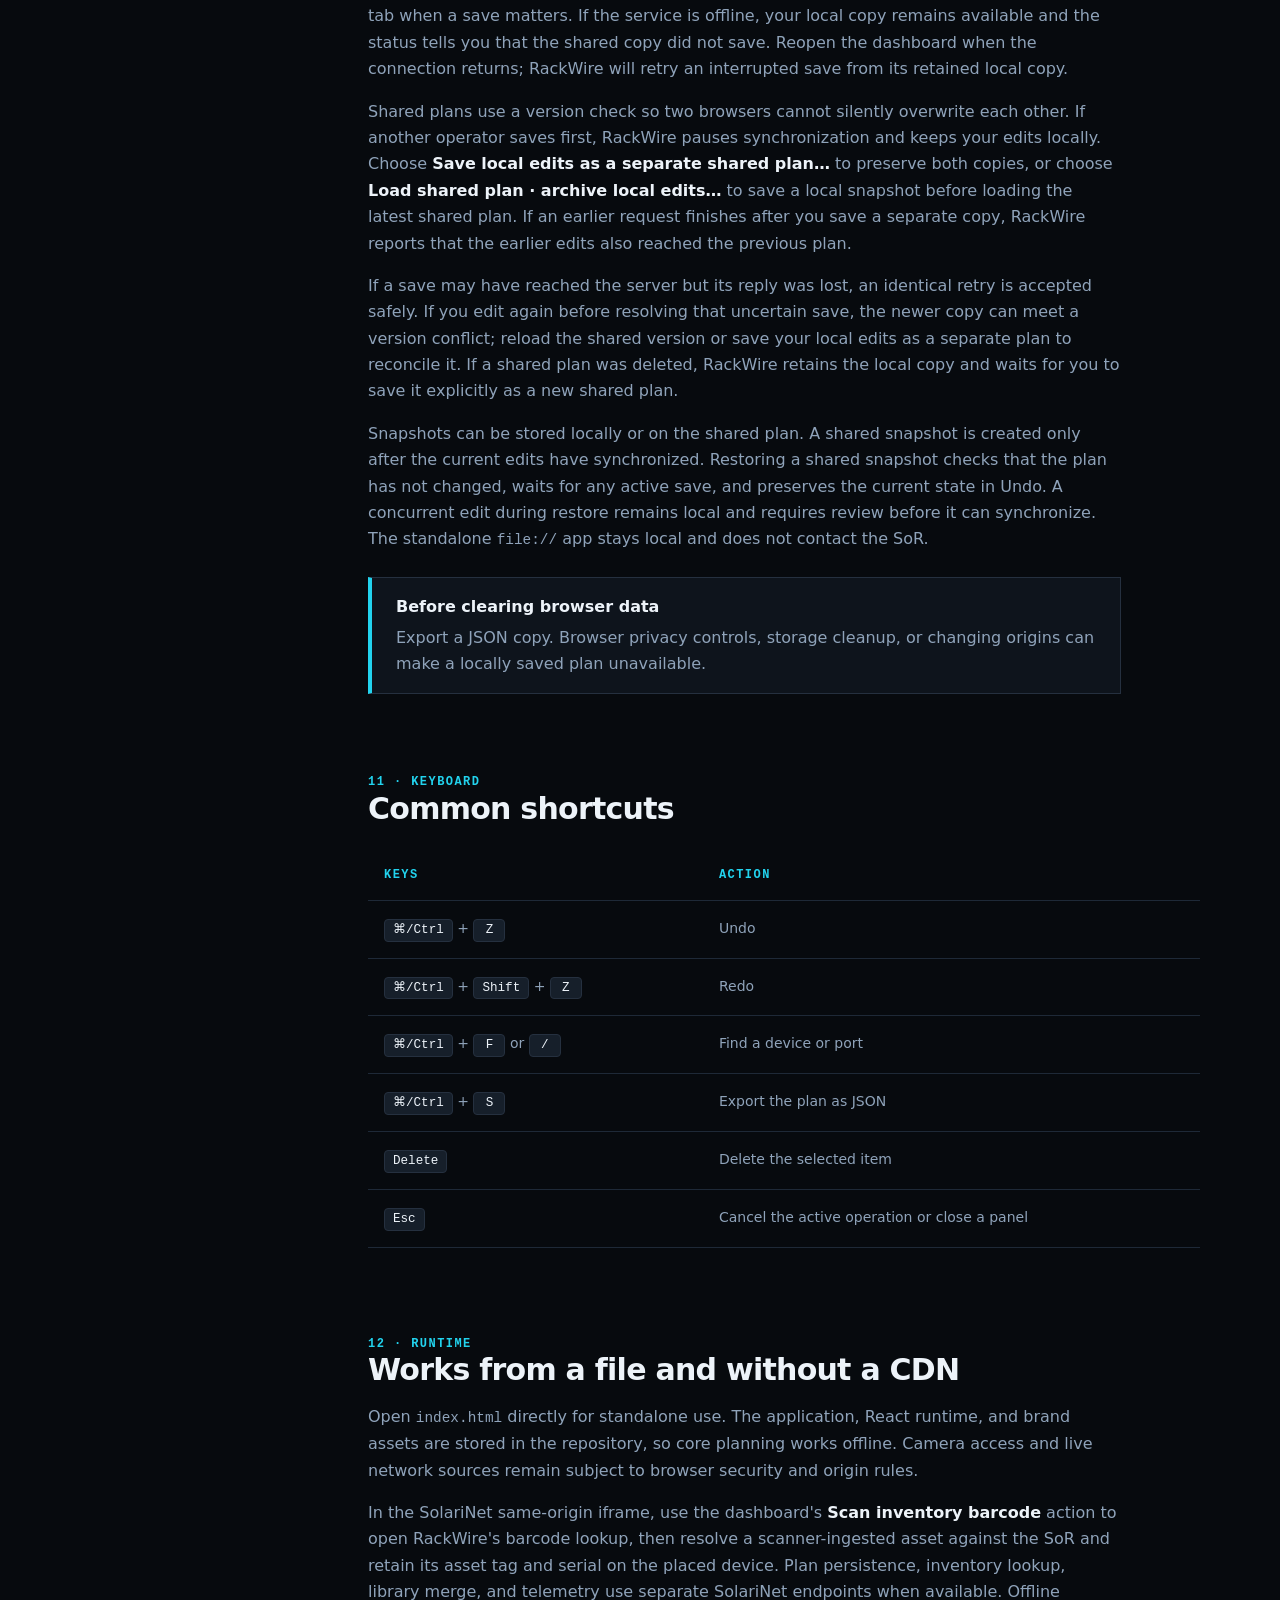
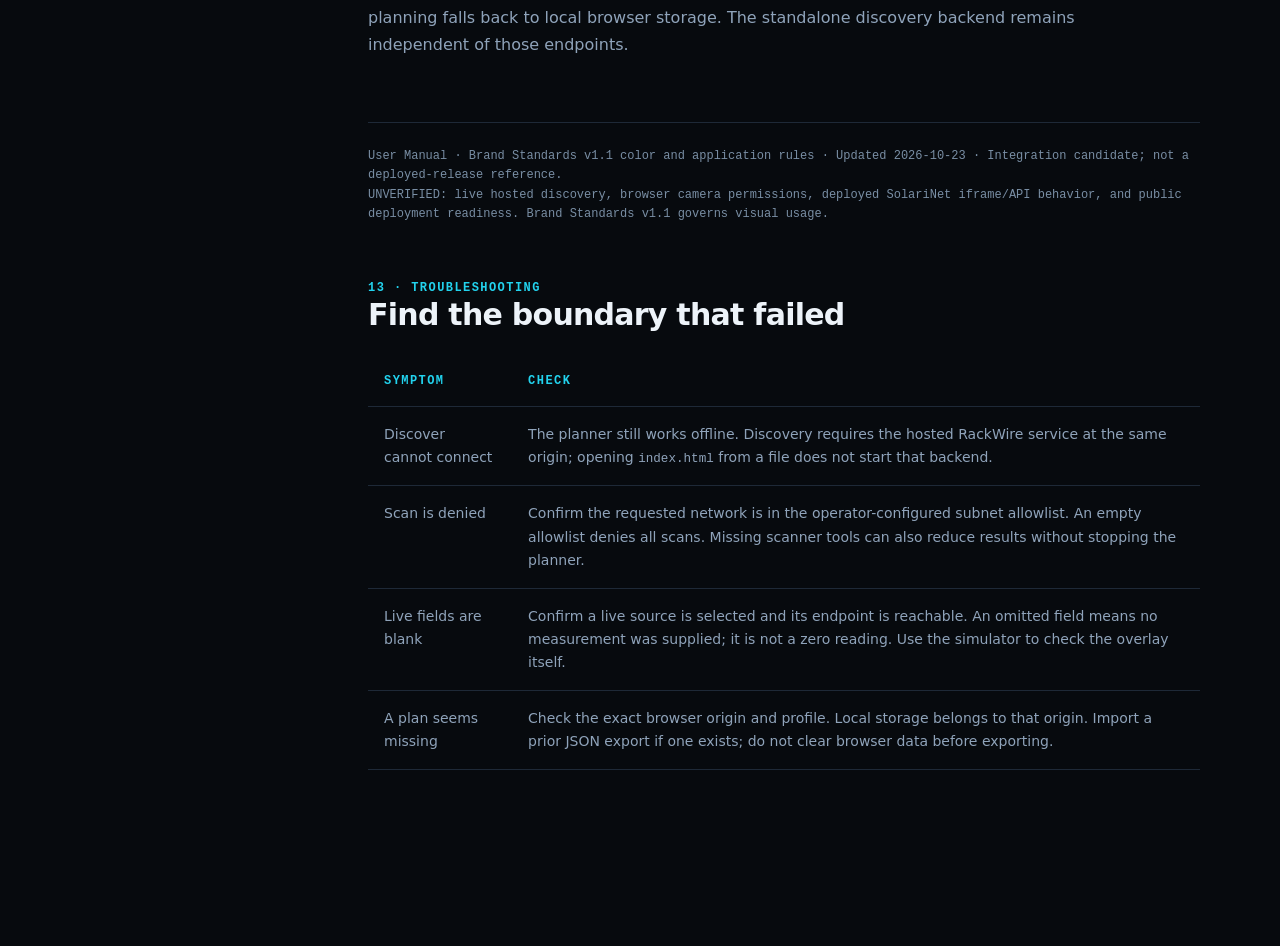
<file: docs/USER-MANUAL.html>
<!doctype html>
<html lang="en">
<head>
  <meta charset="utf-8">
  <meta name="viewport" content="width=device-width,initial-scale=1">
  <meta name="color-scheme" content="dark">
  <title>RackWire User Manual</title>
  <style>
    :root {
      --rack-ink:#070A0E; --surface:#0E141C; --raised:#161F2A;
      --ink:#EDF3F9; --dim:#8FA3BA; --faint:#798EA4;
      --divider:#1E2937; --frame:#25303F; --cyan:#22D3EE;
      --power:#FB923C; --usb:#2E6BE6; --other:#74889D; --open:#FFE04D;
      --lighting:#E879F9; --audio:#A3E635;
      --sans:system-ui,-apple-system,"Segoe UI",Roboto,"Helvetica Neue",Arial,sans-serif;
      --mono:ui-monospace,"SF Mono","Cascadia Mono",Menlo,Consolas,monospace;
    }
    * { box-sizing:border-box }
    html { scroll-behavior:smooth }
    body { margin:0; background:var(--rack-ink); color:var(--ink); font:16px/1.65 var(--sans) }
    a { color:var(--cyan) }
    a:focus-visible { outline:2px solid var(--cyan); outline-offset:3px }
    .masthead { border-bottom:1px solid var(--divider); background:var(--surface) }
    .accent-rule { height:4px; background:var(--cyan) }
    .masthead-inner,.layout { width:min(1120px,calc(100% - 48px)); margin:auto }
    .masthead-inner { padding:48px 0 40px }
    .lockup { display:block; width:260px; max-width:100%; height:auto; margin-bottom:40px }
    .eyebrow,.kicker,th { color:var(--cyan); font:600 12px/1.4 var(--mono); letter-spacing:.12em; text-transform:uppercase }
    h1 { margin:8px 0 16px; max-width:780px; font-size:clamp(40px,7vw,72px); line-height:1.02; letter-spacing:-.04em }
    .lede { max-width:720px; margin:0; color:var(--dim); font-size:19px }
    .layout { display:grid; grid-template-columns:224px minmax(0,1fr); gap:64px; padding:48px 0 96px }
    nav { position:sticky; top:24px; align-self:start; border-left:1px solid var(--divider); padding-left:16px }
    nav a { display:block; padding:8px 0; color:var(--dim); font:13px/1.4 var(--mono); text-decoration:none }
    nav a:hover { color:var(--ink) }
    main { min-width:0 }
    section { padding:0 0 56px; scroll-margin-top:24px }
    h2 { margin:0 0 16px; font-size:30px; line-height:1.2; letter-spacing:-.025em }
    h3 { margin:32px 0 8px; font-size:19px }
    p { max-width:74ch; margin:0 0 16px; color:var(--dim) }
    strong { color:var(--ink) }
    ol,ul { max-width:74ch; margin:16px 0; padding-left:24px; color:var(--dim) }
    li+li { margin-top:8px }
    code,kbd { font-family:var(--mono); font-size:.9em }
    kbd { display:inline-block; min-width:32px; padding:0 8px; border:1px solid var(--frame); border-radius:4px; background:var(--raised); color:var(--ink); text-align:center }
    .callout { max-width:74ch; margin:24px 0; padding:16px 24px; border:1px solid var(--frame); border-left:4px solid var(--cyan); background:var(--surface); color:var(--dim) }
    .callout strong { display:block; margin-bottom:4px }
    table { width:100%; border-collapse:collapse; margin:24px 0 32px; font-size:14px }
    th,td { padding:16px; border-bottom:1px solid var(--divider); text-align:left; vertical-align:top }
    td { color:var(--dim) }
    .signal-field { margin:24px 0 32px; padding:24px; border:1px solid var(--frame); border-radius:8px; background:var(--rack-ink) }
    .signal-grid { display:grid; grid-template-columns:repeat(2,minmax(0,1fr)); gap:16px 24px }
    .signal { display:grid; grid-template-columns:64px 1fr auto; gap:16px; align-items:center; color:var(--dim); font:13px/1.4 var(--mono) }
    .swatch { height:4px; border-radius:2px; background:var(--c) }
    .hex { color:var(--faint) }
    .meta { margin-top:64px; padding-top:24px; border-top:1px solid var(--divider); color:var(--faint); font:12px/1.6 var(--mono) }
    @media (max-width:780px) {
      .masthead-inner,.layout { width:min(100% - 32px,680px) }
      .layout { display:block; padding-top:32px }
      nav { position:static; margin-bottom:48px }
      .signal-grid { grid-template-columns:1fr }
    }
    @media (prefers-reduced-motion:reduce) { html { scroll-behavior:auto } }
    @media print {
      @page { size:Letter; margin:14mm }
      body { background:#fff; color:var(--rack-ink); font-size:10pt; line-height:1.42 }
      .masthead { background:var(--rack-ink); color:var(--ink); break-after:page; min-height:8.8in; display:block; padding-top:1.6in }
      .accent-rule { display:none }
      .masthead .lede { color:#CBD7E3 }
      .masthead-inner,.layout { width:100% }
      .layout { display:block; padding:0 }
      nav { display:none }
      section { padding-bottom:16px }
      h2,h3,strong { color:var(--rack-ink) }
      p,ol,ul,td { color:#344454 }
      .callout { background:#f4f7fa; border-color:#b1becc; color:#344454 }
      .signal-field { color:var(--rack-ink); -webkit-print-color-adjust:exact }
      .signal-grid,.signal { display:block }
      .signal { margin:8px 0; break-inside:avoid }
      .signal .swatch { display:inline-block; width:45px; vertical-align:middle; margin-right:12px }
      .signal .hex { float:right }
      a { color:#075a78; text-decoration:none }
      .meta { color:#4a5b6b }
    }
  </style>
  <style>
    .print-actions { max-width:1120px; margin:10px auto; padding:0 32px; text-align:right }
    .print-actions button { min-height:40px; padding:8px 13px; border:1px solid #9fb0be; border-radius:6px; background:#173f54; color:#fff; font:600 13px system-ui,sans-serif; cursor:pointer }
    .print-actions button:focus-visible { outline:3px solid #1da5bf; outline-offset:2px }
    @media print { .print-actions { display:none } }
  </style>
</head>
<body>
  <div class="print-actions"><button id="print-guide" type="button">Print or save as PDF</button></div>
  <header class="masthead">
    <div class="accent-rule"></div>
    <div class="masthead-inner">
      <svg class="lockup" xmlns="http://www.w3.org/2000/svg" viewBox="0 0 920 300" width="920" height="300" role="img" aria-label="RackWire">
  <title>RackWire</title>
  <defs>
    <linearGradient id="frb" gradientUnits="userSpaceOnUse" x1="96" y1="56" x2="424" y2="456">
      <stop offset="0" stop-color="#63788F"/><stop offset="1" stop-color="#25303F"/>
    </linearGradient>
    <linearGradient id="cob" gradientUnits="userSpaceOnUse" x1="200" y1="212" x2="312" y2="300">
      <stop offset="0" stop-color="#22D3EE"/><stop offset="0.34" stop-color="#E879F9"/>
      <stop offset="0.67" stop-color="#FB923C"/><stop offset="1" stop-color="#A3E635"/>
    </linearGradient>
    <linearGradient id="wmb" gradientUnits="userSpaceOnUse" x1="362" y1="0" x2="648" y2="100">
      <stop offset="0" stop-color="#22D3EE"/><stop offset="1" stop-color="#A3E635"/>
    </linearGradient>
    <clipPath id="cpb"><circle cx="256.00" cy="100.00" r="30"/></clipPath>
    <filter id="glb" x="-30%" y="-30%" width="160%" height="160%">
      <feGaussianBlur stdDeviation="5.5" result="b"/>
      <feMerge><feMergeNode in="b"/><feMergeNode in="SourceGraphic"/></feMerge>
    </filter>
  </defs>
  <g transform="translate(24.0,6.6) scale(0.56)"><g>
      <g><path d="M 82.79,200.00 L 294.11,78.00" fill="none" stroke="#070A0E" stroke-width="36.0" stroke-linecap="round"/><path d="M 82.79,200.00 L 294.11,78.00" fill="none" stroke="url(#frb)" stroke-width="30.0" stroke-linecap="round"/></g>
      <g><path d="M 120.90,378.00 L 120.90,134.00" fill="none" stroke="#070A0E" stroke-width="36.0" stroke-linecap="round"/><path d="M 120.90,378.00 L 120.90,134.00" fill="none" stroke="#FB923C" stroke-width="30.0" stroke-linecap="round" filter="url(#glb)"/></g>
      <g><path d="M 294.11,434.00 L 82.79,312.00" fill="none" stroke="#070A0E" stroke-width="36.0" stroke-linecap="round"/><path d="M 294.11,434.00 L 82.79,312.00" fill="none" stroke="url(#frb)" stroke-width="30.0" stroke-linecap="round"/></g>
      <g><path d="M 429.21,312.00 L 217.89,434.00" fill="none" stroke="#070A0E" stroke-width="36.0" stroke-linecap="round"/><path d="M 429.21,312.00 L 217.89,434.00" fill="none" stroke="#E879F9" stroke-width="30.0" stroke-linecap="round" filter="url(#glb)"/></g>
      <g><path d="M 391.10,134.00 L 391.10,378.00" fill="none" stroke="#070A0E" stroke-width="36.0" stroke-linecap="round"/><path d="M 391.10,134.00 L 391.10,378.00" fill="none" stroke="url(#frb)" stroke-width="30.0" stroke-linecap="round"/></g>
      <g><path d="M 217.89,78.00 L 429.21,200.00" fill="none" stroke="#070A0E" stroke-width="36.0" stroke-linecap="round"/><path d="M 217.89,78.00 L 429.21,200.00" fill="none" stroke="#22D3EE" stroke-width="30.0" stroke-linecap="round" filter="url(#glb)"/></g>
      <g clip-path="url(#cpb)"><path d="M 82.79,200.00 L 294.11,78.00" fill="none" stroke="#070A0E" stroke-width="36.0" stroke-linecap="round"/><path d="M 82.79,200.00 L 294.11,78.00" fill="none" stroke="url(#frb)" stroke-width="30.0" stroke-linecap="round"/></g>
      <path d="M 256.00,178.00 L 323.55,217.00 L 323.55,295.00 L 256.00,334.00 L 188.45,295.00 L 188.45,217.00 Z" fill="#070A0E"/>
      <path d="M 256.00,198.00 L 306.23,227.00 L 306.23,285.00 L 256.00,314.00 L 205.77,285.00 L 205.77,227.00 Z" fill="url(#cob)" filter="url(#glb)"/>
      <path d="M 256.00,230.00 L 278.52,243.00 L 278.52,269.00 L 256.00,282.00 L 233.48,269.00 L 233.48,243.00 Z" fill="#070A0E"/>
    </g></g>
  <g transform="translate(350.7,108.0) scale(0.84)">
      <path d="M 0,100 L 0,0 L 40,0 A 26,26 0 0 1 40,52 L 0,52 M 40,52 L 70,100" transform="translate(0.0,0)" fill="none" stroke="#EDF3F9" stroke-width="13.0" stroke-linecap="round" stroke-linejoin="round"/>
      <path d="M 0,100 L 32,0 L 64,100 M 13,68 L 51,68" transform="translate(95.0,0)" fill="none" stroke="#EDF3F9" stroke-width="13.0" stroke-linecap="round" stroke-linejoin="round"/>
      <path d="M 62,20 A 39,39 0 1 0 62,80" transform="translate(184.0,0)" fill="none" stroke="#EDF3F9" stroke-width="13.0" stroke-linecap="round" stroke-linejoin="round"/>
      <path d="M 0,0 L 0,100 M 58,0 L 4,55 M 20,42 L 60,100" transform="translate(277.0,0)" fill="none" stroke="#EDF3F9" stroke-width="13.0" stroke-linecap="round" stroke-linejoin="round"/>
      <path d="M 0,0 L 16,100 L 34,34 L 52,100 L 68,0" transform="translate(362.0,0)" fill="none" stroke="url(#wmb)" stroke-width="13.0" stroke-linecap="round" stroke-linejoin="round"/>
      <path d="M 0,0 L 0,100" transform="translate(455.0,0)" fill="none" stroke="url(#wmb)" stroke-width="13.0" stroke-linecap="round" stroke-linejoin="round"/>
      <path d="M 0,100 L 0,0 L 40,0 A 26,26 0 0 1 40,52 L 0,52 M 40,52 L 70,100" transform="translate(485.0,0)" fill="none" stroke="url(#wmb)" stroke-width="13.0" stroke-linecap="round" stroke-linejoin="round"/>
      <path d="M 56,0 L 0,0 L 0,100 L 56,100 M 0,50 L 44,50" transform="translate(580.0,0)" fill="none" stroke="url(#wmb)" stroke-width="13.0" stroke-linecap="round" stroke-linejoin="round"/>
  </g>
</svg>
      <div class="eyebrow">User Manual</div>
      <h1>Plan the system. Connect its parts. Catch the conflict.</h1>
      <p class="lede">RackWire plans network, power, and other interconnects across supported devices. Rack layouts are optional. This guide covers the logical map, capacity checks, snapshots, imports, exports, and live telemetry.</p>
    </div>
  </header>

  <div class="layout">
    <nav aria-label="Manual contents">
      <a href="#start">Quick start</a>
      <a href="#workspace">Workspace</a>
      <a href="#devices">Devices and racks</a>
      <a href="#connections">Connections</a>
      <a href="#signals">Signal colors</a>
      <a href="#issues">Issues and capacity</a>
      <a href="#data">Data view</a>
      <a href="#discovery">Network discovery</a>
      <a href="#live">Live telemetry</a>
      <a href="#save">Save and exchange</a>
      <a href="#shortcuts">Shortcuts</a>
      <a href="#offline">Offline and embedding</a>
      <a href="#help">Troubleshooting</a>
    </nav>

    <main>
      <section id="start">
        <div class="kicker">01 · Quick start</div>
        <h2>Build a useful plan in four moves</h2>
        <ol>
          <li>Select <strong>Add gear</strong>, search the library, and add a device.</li>
          <li>On the Map, select one port and then the port where the run lands.</li>
          <li>Choose the cable standard, length, status, and optional label.</li>
          <li>Open <strong>Issues</strong> to resolve connector, length, power, and capacity conflicts.</li>
        </ol>
        <div class="callout"><strong>Safety boundary</strong>RackWire is a planning and documentation aid. Confirm cable ratings, electrical loads, PoE classes, equipment requirements, and site conditions before installation.</div>
      </section>

      <section id="workspace">
        <div class="kicker">02 · Workspace</div>
        <h2>Map for topology. Data for precision.</h2>
        <p><strong>Map</strong> is the spatial planning surface. Drag empty space to pan, use the zoom controls or wheel to zoom, and select <strong>Fit</strong> to frame the plan. Use Move to arrange items, Select for multi-selection, Note for annotations, and Rack for optional rack outlines. A plan can cover a whole site or connect devices that are not in one rack.</p>
        <p><strong>Data</strong> exposes devices, connections, and issues as editable rows. Filters narrow the current list without changing the plan.</p>
        <p>The application chrome can use a light or dark host theme. The planning canvas always remains <strong>Rack Ink #070A0E</strong>. This fixed field preserves the specified contrast and meaning of every cable hue.</p>
      </section>

      <section id="devices">
        <div class="kicker">03 · Devices and racks</div>
        <h2>Place gear, then describe the load</h2>
        <p>The Gear library ships with a curated catalog of 244 devices at the reviewed catalog revision spanning the whole environment — not only rack equipment, but routers and switches, servers and single-board computers, workstations, tablets and phones, displays and televisions, appliances, and audio and lighting hardware. Search matches on name, model, vendor, kind, or UPC, so typing a maker (<em>ubiquiti</em>, <em>apple</em>) or a category (<em>switch</em>, <em>display</em>) narrows the list as quickly as a model number does. Adding an item creates a plan-owned snapshot of its device definition, so later library changes do not silently rewrite an existing plan.</p>
        <p>Select a device to edit its name and planning values. Depending on the device, these include power draw, PoE budget, circuit capacity, a live telemetry key, and port mappings. Capacity badges on the map show planned values until live measurements are available.</p>
        <h3>Barcode workflow</h3>
        <p>Select <strong>Scan</strong> to use a camera or enter a code manually. Map a new code to a library device once; RackWire retains that mapping with the plan.</p>
      </section>

      <section id="connections">
        <div class="kicker">04 · Connections</div>
        <h2>Land each run deliberately</h2>
        <p>Select a source port and a destination port. RackWire opens the cable editor after the second endpoint is chosen. Set the standard and length, mark the run Planned or Installed, and add a label or callout where useful.</p>
        <p>An unconnected endpoint is intentionally bright yellow. It is not an error color and it is never reused for a cable domain.</p>
      </section>

      <section id="signals">
        <div class="kicker">05 · Signal system</div>
        <h2>Color states what a run carries</h2>
        <p>Signal colors are fixed brand literals. A host theme may repaint controls and panels, but must never remap these meanings.</p>
        <div class="signal-field" aria-label="RackWire signal color reference">
          <div class="signal-grid">
            <div class="signal"><span class="swatch" style="--c:var(--cyan)"></span><span>Network / data</span><span class="hex">#22D3EE</span></div>
            <div class="signal"><span class="swatch" style="--c:var(--power)"></span><span>Power</span><span class="hex">#FB923C</span></div>
            <div class="signal"><span class="swatch" style="--c:var(--usb)"></span><span>USB / serial</span><span class="hex">#2E6BE6</span></div>
            <div class="signal"><span class="swatch" style="--c:var(--other)"></span><span>Other</span><span class="hex">#74889D</span></div>
            <div class="signal"><span class="swatch" style="--c:var(--open)"></span><span>Unconnected end</span><span class="hex">#FFE04D</span></div>
            <div class="signal"><span class="swatch" style="--c:var(--lighting)"></span><span>Lighting · Studio reserved</span><span class="hex">#E879F9</span></div>
            <div class="signal"><span class="swatch" style="--c:var(--audio)"></span><span>Audio · Studio reserved</span><span class="hex">#A3E635</span></div>
          </div>
        </div>
      </section>

      <section id="issues">
        <div class="kicker">06 · Analysis</div>
        <h2>Resolve the warning, then verify the field</h2>
        <p>RackWire checks connector compatibility, negotiated link limits, cable length, PoE delivery and device budget, AC continuous load at an 80% planning derate, adapter loss, uplink oversubscription, missing power feeds, and double-landed ports.</p>
        <p>Issue severity describes the plan model. It does not certify a physical installation. Correct the plan, then validate ratings and measurements against manufacturer and site documentation.</p>
      </section>

      <section id="data">
        <div class="kicker">07 · Data view</div>
        <h2>Edit and audit at row level</h2>
        <p>Switch between Devices, Connections, and Issues. Use the filters to focus on a domain or installation state. Connection rows expose endpoints, cable standard, length, labels, status, and live values when present.</p>
        <p>CSV export is useful for a punch list or spreadsheet review. CSV import updates supported tabular fields; JSON is the complete RackWire plan interchange format.</p>
      </section>

      <section id="discovery">
        <div class="kicker">08 · Network discovery</div>
        <h2>Scan, review, confirm, then place</h2>
        <p>Choose <strong>Discover devices on the network…</strong> from the main menu when RackWire is served with its optional discovery backend. In the SolariNet dashboard embed, the same action opens SolariNet’s bounded, queued network discovery screen, where an operator can review results and adopt hosts into monitoring. This network discovery path is separate from scanner-ingest: scanner-ingest captures physical inventory, and its reviewed import writes to the shared SoR inventory and barcode registry. RackWire can resolve those barcodes when the SoR model has a RackWire device profile. Configure or update that profile from <strong>Inventory → Components → RackWire device profiles</strong>; verify each port group against the hardware specification before planning. Adopting a discovered host adds it to monitoring and does not create physical inventory. A local <code>file://</code> copy retains the planner but cannot call hosted services.</p>
        <ol>
          <li>Check that the discovery service is available. Its subnet allowlist must include the network you administer; an empty allowlist denies every scan.</li>
          <li>Start a scan and follow its progress. The service combines available ARP, ping, port, SNMP, and LLDP observations; missing system tools yield less evidence.</li>
          <li>Review each candidate. Confirm or reject it, edit uncertain make/model/ports, then associate it with an existing library entry or save a validated new model and place it in the plan.</li>
        </ol>
        <p>The optional Claude inference path may suggest details for uncertain devices; deterministic evidence and the operator's confirmation remain authoritative. No discovered device is imported automatically. RackWire discovery has its own SQLite database and does not read or write SolariNet's SoR.</p>
        <div class="callout"><strong>Hosted service boundary</strong>The current discovery backend is intended for a single-operator intranet deployment. It requires an authorized subnet, uses a CSRF header for writes, and still needs full multi-user authentication and scan rate limits before public deployment.</div>
      </section>

      <section id="live">
        <div class="kicker">09 · Optional live telemetry</div>
        <h2>Measurements overlay the plan</h2>
        <p>Select <strong>Live</strong> and choose an available source. The built-in simulator is suitable for exercising the interface. HTTP polling and WebSocket sources require a compatible telemetry endpoint.</p>
        <p>Live values are labeled as live and can show reachability, negotiated rate, throughput, errors, delivered PoE, device load, temperature, and CPU. Missing telemetry remains distinct from a zero measurement.</p>
      </section>

      <section id="save">
        <div class="kicker">10 · Save and exchange</div>
        <h2>Autosave locally; export intentionally</h2>
        <p>The browser’s local storage is the standalone store and is updated as the plan changes. Menu → <strong>Export plan (JSON)</strong> creates a portable backup; <strong>Import plan (JSON)</strong> replaces the current working plan with a RackWire export.</p>
        <p>In the SolariNet dashboard, RackWire keeps a browser recovery copy and synchronizes the active plan to the shared SoR plan service. Wait for <strong>Shared plan saved</strong> before closing the tab when a save matters. If the service is offline, your local copy remains available and the status tells you that the shared copy did not save. Reopen the dashboard when the connection returns; RackWire will retry an interrupted save from its retained local copy.</p>
        <p>Shared plans use a version check so two browsers cannot silently overwrite each other. If another operator saves first, RackWire pauses synchronization and keeps your edits locally. Choose <strong>Save local edits as a separate shared plan…</strong> to preserve both copies, or choose <strong>Load shared plan · archive local edits…</strong> to save a local snapshot before loading the latest shared plan. If an earlier request finishes after you save a separate copy, RackWire reports that the earlier edits also reached the previous plan.</p>
        <p>If a save may have reached the server but its reply was lost, an identical retry is accepted safely. If you edit again before resolving that uncertain save, the newer copy can meet a version conflict; reload the shared version or save your local edits as a separate plan to reconcile it. If a shared plan was deleted, RackWire retains the local copy and waits for you to save it explicitly as a new shared plan.</p>
        <p>Snapshots can be stored locally or on the shared plan. A shared snapshot is created only after the current edits have synchronized. Restoring a shared snapshot checks that the plan has not changed, waits for any active save, and preserves the current state in Undo. A concurrent edit during restore remains local and requires review before it can synchronize. The standalone <code>file://</code> app stays local and does not contact the SoR.</p>
        <div class="callout"><strong>Before clearing browser data</strong>Export a JSON copy. Browser privacy controls, storage cleanup, or changing origins can make a locally saved plan unavailable.</div>
      </section>

      <section id="shortcuts">
        <div class="kicker">11 · Keyboard</div>
        <h2>Common shortcuts</h2>
        <table>
          <thead><tr><th>Keys</th><th>Action</th></tr></thead>
          <tbody>
            <tr><td><kbd>⌘/Ctrl</kbd> + <kbd>Z</kbd></td><td>Undo</td></tr>
            <tr><td><kbd>⌘/Ctrl</kbd> + <kbd>Shift</kbd> + <kbd>Z</kbd></td><td>Redo</td></tr>
            <tr><td><kbd>⌘/Ctrl</kbd> + <kbd>F</kbd> or <kbd>/</kbd></td><td>Find a device or port</td></tr>
            <tr><td><kbd>⌘/Ctrl</kbd> + <kbd>S</kbd></td><td>Export the plan as JSON</td></tr>
            <tr><td><kbd>Delete</kbd></td><td>Delete the selected item</td></tr>
            <tr><td><kbd>Esc</kbd></td><td>Cancel the active operation or close a panel</td></tr>
          </tbody>
        </table>
      </section>

      <section id="offline">
        <div class="kicker">12 · Runtime</div>
        <h2>Works from a file and without a CDN</h2>
        <p>Open <code>index.html</code> directly for standalone use. The application, React runtime, and brand assets are stored in the repository, so core planning works offline. Camera access and live network sources remain subject to browser security and origin rules.</p>
        <p>In the SolariNet same-origin iframe, use the dashboard's <strong>Scan inventory barcode</strong> action to open RackWire's barcode lookup, then resolve a scanner-ingested asset against the SoR and retain its asset tag and serial on the placed device. Plan persistence, inventory lookup, library merge, and telemetry use separate SolariNet endpoints when available. Offline planning falls back to local browser storage. The standalone discovery backend remains independent of those endpoints.</p>
        <div class="meta">User Manual · Brand Standards v1.1 color and application rules · Updated 2026-10-23 · Integration candidate; not a deployed-release reference.<br>UNVERIFIED: live hosted discovery, browser camera permissions, deployed SolariNet iframe/API behavior, and public deployment readiness. Brand Standards v1.1 governs visual usage.</div>
      </section>
      <section id="help">
        <div class="kicker">13 · Troubleshooting</div>
        <h2>Find the boundary that failed</h2>
        <table>
          <thead><tr><th>Symptom</th><th>Check</th></tr></thead>
          <tbody>
            <tr><td>Discover cannot connect</td><td>The planner still works offline. Discovery requires the hosted RackWire service at the same origin; opening <code>index.html</code> from a file does not start that backend.</td></tr>
            <tr><td>Scan is denied</td><td>Confirm the requested network is in the operator-configured subnet allowlist. An empty allowlist denies all scans. Missing scanner tools can also reduce results without stopping the planner.</td></tr>
            <tr><td>Live fields are blank</td><td>Confirm a live source is selected and its endpoint is reachable. An omitted field means no measurement was supplied; it is not a zero reading. Use the simulator to check the overlay itself.</td></tr>
            <tr><td>A plan seems missing</td><td>Check the exact browser origin and profile. Local storage belongs to that origin. Import a prior JSON export if one exists; do not clear browser data before exporting.</td></tr>
          </tbody>
        </table>
      </section>
    </main>
  </div>
  <script>
    document.getElementById('print-guide').addEventListener('click', function () { window.print(); });
  </script>
</body>
</html>
</file>
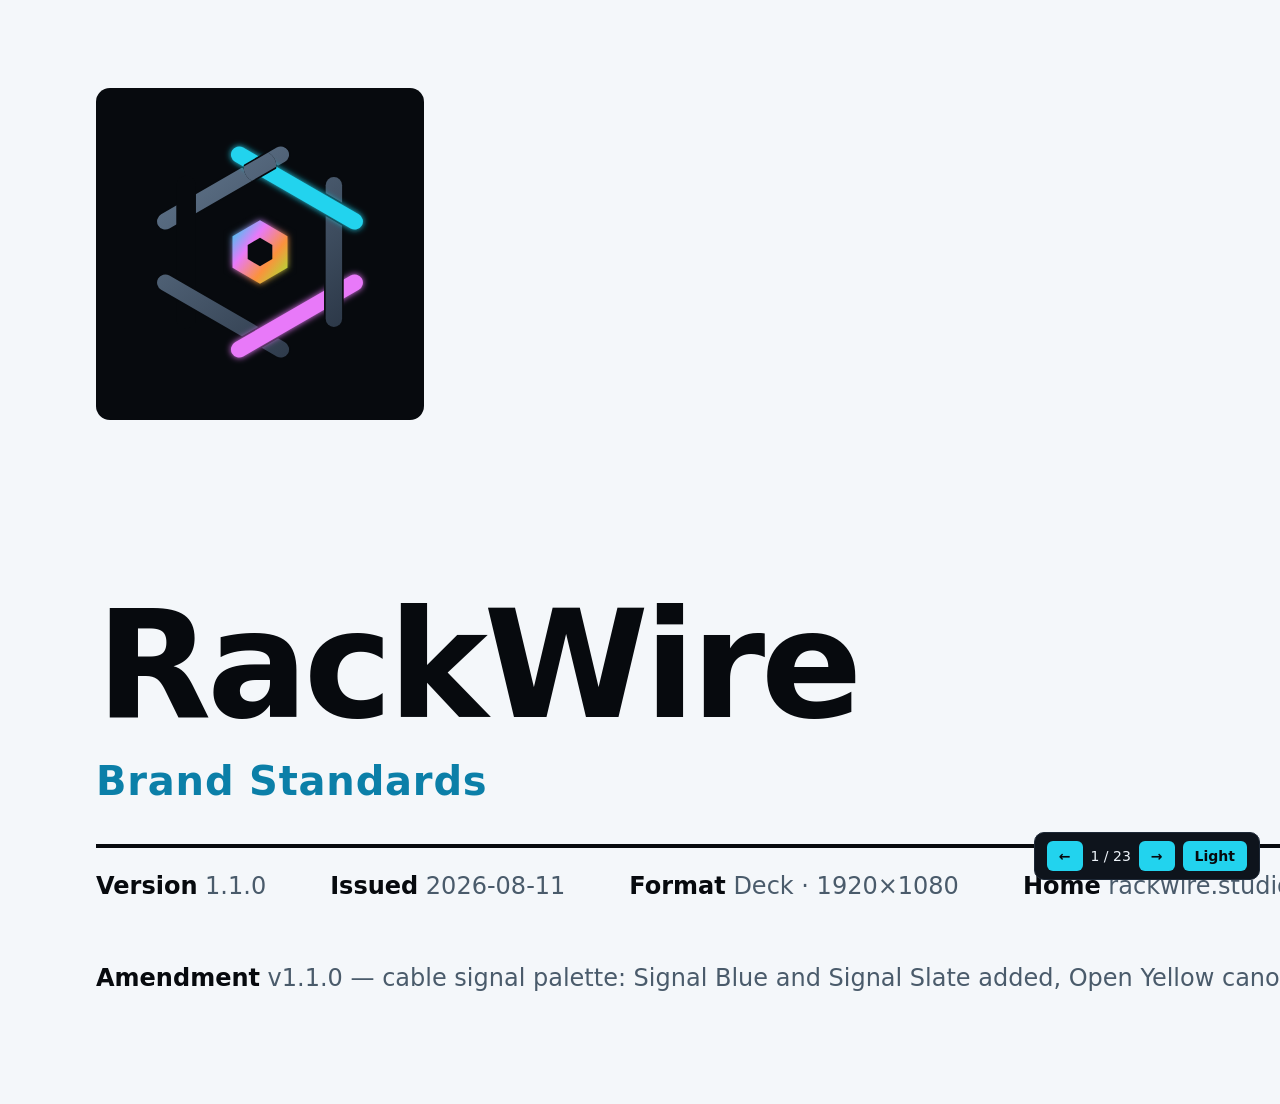
<file: styleguide/RackWire-Brand-Standards.html>
<!DOCTYPE html>
<html lang="en" data-mode="dark">
<head>
<meta charset="utf-8">
<meta name="viewport" content="width=device-width, initial-scale=1">
<title>RackWire — Brand Standards</title>
<style>
:root {
  --unit:8px;
  --font-heading: system-ui, -apple-system, "Segoe UI", Roboto, "Helvetica Neue", Arial, sans-serif;
  --font-body: system-ui, -apple-system, "Segoe UI", Roboto, "Helvetica Neue", Arial, sans-serif;
  --font-mono: ui-monospace, "SF Mono", "Cascadia Mono", Menlo, Consolas, monospace;
  --sig-cyan:#22D3EE; --sig-magenta:#E879F9; --sig-amber:#FB923C; --sig-lime:#A3E635;
  --color-on-field:#fff;
}
html[data-mode="dark"] body {
  --color-bg:#070A0E; --color-text:#EDF3F9; --color-paper:#0E141C;
  --color-surface:#0E141C; --color-divider:#1E2937; --color-accent:#22D3EE;
  --color-accent-700:#22D3EE; --color-neutral-700:#63788F; --color-muted:#63788F;
  --color-field:#22D3EE; --color-field-ink:#070A0E;
}
html[data-mode="light"] body {
  --color-bg:#F4F7FA; --color-text:#070A0E; --color-paper:#FFFFFF;
  --color-surface:#FFFFFF; --color-divider:#D3DCE6; --color-accent:#0B7FA8;
  --color-accent-700:#075A78; --color-neutral-700:#4A5B6B; --color-muted:#4A5B6B;
  --color-field:#0B7FA8; --color-field-ink:#FFFFFF;
}
* { box-sizing:border-box; }
body { margin:0; background:var(--color-bg); font-family:var(--font-body);
       -webkit-font-smoothing:antialiased; }
code, .mono { font-family:var(--font-mono); }

.page { width:1920px; height:1080px; padding:88px 96px; box-sizing:border-box;
        background:var(--color-bg); color:var(--color-text); display:none;
        flex-direction:column; gap:32px; margin:0 auto 24px; position:relative; overflow:hidden; }
.page.is-current { display:flex; }

.ph { flex:0 0 auto; }
.eyebrow { font-size:24px; font-weight:800; letter-spacing:.18em; text-transform:uppercase;
           color:var(--color-accent-700); margin:0 0 12px; }
.ph h1 { font-size:76px; line-height:1.08; letter-spacing:-.02em; font-weight:700; margin:0;
         font-family:var(--font-heading); }
.ph .sub { font-size:26px; color:var(--color-muted); margin:14px 0 0; max-width:110ch; }
.hrule { height:4px; background:var(--color-text); flex:0 0 auto; }
.body { flex:1; display:flex; flex-direction:column; gap:26px; min-height:0; }
.pf { margin-top:auto; border-top:2px solid var(--color-divider); padding-top:18px;
      display:flex; justify-content:space-between; font-size:24px;
      color:var(--color-neutral-700); flex:0 0 auto; }

.lede { font-size:30px; line-height:1.45; margin:0; max-width:150ch; }
.note { font-size:24px; line-height:1.4; color:var(--color-muted); margin:0;
        border-top:2px solid var(--color-divider); padding-top:14px; }
.note b { color:var(--color-text); }

/* cover */
.cover { flex:1; display:flex; flex-direction:column; }
.cover-mark { flex:0 0 auto; }
.cover-foot { margin-top:auto; }
.display { font-size:150px; line-height:1.02; letter-spacing:-.03em; font-weight:800;
           margin:0; font-family:var(--font-heading); }
.close .display { font-size:104px; }
.cover-sub { font-size:40px; color:var(--color-accent); margin:16px 0 0; font-weight:600;
             letter-spacing:.02em; }
.cover-rule { height:4px; background:var(--color-text); margin:40px 0 24px; }
.cover-meta { display:flex; gap:64px; font-size:24px; color:var(--color-muted); flex-wrap:wrap; }
.cover-meta b { color:var(--color-text); font-weight:600; }
.close .cover-meta { flex-direction:column; gap:14px; }
.close .cover-meta span { max-width:150ch; }

/* tables */
.ctable, .ttable, .stable { display:grid; width:100%; font-size:24px; }
.ctable { grid-template-columns:200px 90px 420px 1fr; }
.ttable { grid-template-columns:340px 380px 260px 1fr 200px; }
.stable { grid-template-columns:260px 180px 220px 180px 1fr; }
.tc { padding:13px 16px; border-bottom:2px solid var(--color-divider); line-height:1.35; }
.th { font-size:24px; font-weight:800; letter-spacing:.1em; text-transform:uppercase;
      color:var(--color-accent-700); border-bottom:4px solid var(--color-text); }
.tc.num { font-family:var(--font-mono); color:var(--color-text); }
.tc.nm { font-weight:600; }
.tc.ds, .tc.part { color:var(--color-muted); }

/* columns */
.cols3 { display:grid; grid-template-columns:repeat(3,1fr); gap:56px; }
.cols2 { display:grid; grid-template-columns:repeat(2,1fr); gap:56px; }
.cell .lead, .lead { font-size:30px; font-weight:600; margin:0 0 14px;
       color:var(--color-accent); font-family:var(--font-heading); }
.cell p { font-size:26px; line-height:1.5; margin:0; color:var(--color-muted); }

/* specimens */
.specimen3, .specimen4, .specimen6, .swgrid, .comps, .apps, .imgrid, .faces, .icgrid
  { display:grid; gap:32px; flex:1; min-height:0; }
.specimen3 { grid-template-columns:repeat(3,1fr); }
.specimen4 { grid-template-columns:repeat(4,1fr); }
.specimen6 { grid-template-columns:repeat(3,1fr); grid-template-rows:1fr 1fr; }
.swgrid { grid-template-columns:repeat(4,1fr); grid-template-rows:1fr 1fr; }
.comps, .apps { grid-template-columns:repeat(4,1fr); }
.imgrid { grid-template-columns:repeat(3,1fr); }
.faces { grid-template-columns:repeat(2,1fr); }
.icgrid { grid-template-columns:repeat(6,1fr); flex:0 0 auto; }
.samp svg { max-width:100%; }   /* never max-height: with a fixed width attribute it squashes */
figure { margin:0; display:flex; flex-direction:column; gap:14px; min-height:0; }
.samp { flex:1; display:flex; align-items:center; justify-content:center;
        background:var(--color-surface); border:2px solid var(--color-divider);
        border-radius:10px; padding:28px; min-height:0; overflow:hidden; }
.samp.col { flex-direction:column; gap:18px; align-items:stretch; justify-content:center; }
.samp.mono-l { color:var(--color-text); }
/* Full-colour artwork is authored for an ink ground. In light mode the
   surface token goes near-white and the wordmark disappears — which is the
   very misuse page 07 prohibits. These cells keep their ground in both modes. */
.samp.ink, .grid-bg.ink { background:#070A0E; border-color:#1E2937; }
.cover-mark { align-self:flex-start; background:#070A0E; border-radius:14px; padding:24px; }
figcaption { font-size:24px; color:var(--color-muted); line-height:1.35; }
figcaption b { display:block; color:var(--color-text); font-weight:600; }
figcaption span { display:block; }

/* misuse */
.mis .samp { position:relative; }
.mis figcaption b { color:var(--sig-magenta); }
.mis-rotate svg { transform:rotate(22deg); }
.mis-stretch svg { transform:scaleX(1.55); }
.mis-glow svg { filter:drop-shadow(0 0 16px var(--sig-cyan)) drop-shadow(0 0 30px var(--sig-magenta)); }
.mis-onwhite { background:#fff; }
.mis-recolour-run svg path[stroke="#22D3EE"] { stroke:#A3E635; }
.mis-recolour-run svg path[stroke="#E879F9"] { stroke:#22D3EE; }
.mis-recolour-run svg path[stroke="#FB923C"] { stroke:#E879F9; }
.mis-respace { font-family:var(--font-heading); font-size:34px; letter-spacing:.4em;
               font-weight:300; color:var(--color-muted); }
.mis-respace svg { display:none; }
.mis-respace::after { content:"R A C K W I R E"; }

/* swatches */
.sw .chip { height:150px; border-radius:10px; border:2px solid var(--color-divider); }
.sw figcaption code { display:block; font-size:24px; color:var(--color-text); }
.sw .role { color:var(--color-muted); margin-bottom:6px; }

/* contrast matrix */
.cmatrix { width:100%; border-collapse:collapse; font-size:24px; flex:0 0 auto; }
.mflex { display:grid; grid-template-columns:1fr 1fr; }
.mflex > div { min-height:0; }
.cmatrix th, .cmatrix td { padding:7px 12px; border-bottom:2px solid var(--color-divider);
       text-align:left; font-family:var(--font-mono); }
.cmatrix th { font-family:var(--font-body); font-weight:800; text-transform:uppercase;
       letter-spacing:.08em; color:var(--color-accent-700); border-bottom:4px solid var(--color-text); }
tr[data-verdict="prohibited"] { opacity:.55; text-decoration:line-through; }

/* split diagram */
.split { flex-direction:row; gap:64px; }
.constr { flex:0 0 720px; display:flex; flex-direction:column; gap:20px; }
.grid-bg { flex:1; background:
     linear-gradient(var(--color-divider) 1px, transparent 1px) 0 0/40px 40px,
     linear-gradient(90deg, var(--color-divider) 1px, transparent 1px) 0 0/40px 40px,
     var(--color-surface);
   border:2px solid var(--color-divider); border-radius:10px;
   display:flex; align-items:center; justify-content:center; }
.clearframe { border:2px dashed var(--color-accent); padding:68px; }
.caption { font-size:24px; color:var(--color-muted); margin:0; }
.specs { flex:1; display:flex; flex-direction:column; justify-content:center; }
.specs.wide { flex:0 0 auto; }
.srow { display:grid; grid-template-columns:300px 1fr; gap:24px; padding:11px 0;
        border-top:2px solid var(--color-divider); font-size:24px; line-height:1.4; }
.srow b { font-weight:600; }
.srow span { color:var(--color-muted); }
.srow.open b::after { content:" ○"; color:var(--sig-amber); }
.coldemo { display:grid; grid-template-columns:repeat(12,1fr); gap:16px;
           width:88%; height:70%; }
.coldemo i { background:var(--color-accent); opacity:.30; border-radius:3px; }

/* typefaces */
.face { background:var(--color-surface); border:2px solid var(--color-divider);
        border-radius:10px; padding:36px; display:flex; flex-direction:column; gap:14px; }
.fspec { font-size:86px; font-weight:600; letter-spacing:-.02em; line-height:1;
         font-family:var(--font-heading); }
.fspec.mono { font-family:var(--font-mono); font-size:74px; }
.fsample { font-size:30px; margin:0 0 8px; color:var(--color-accent); }
.frow { display:grid; grid-template-columns:180px 1fr; gap:20px; font-size:24px;
        border-top:2px solid var(--color-divider); padding-top:12px; line-height:1.35; }
.frow span { color:var(--color-muted); }

/* icons */
.icn { align-items:center; gap:12px; }
.ico { width:76px; height:76px; color:var(--color-accent); }
.icn figcaption { text-align:center; }

/* imagery mockups */
.shot { flex:1; background:var(--color-surface); border:2px solid var(--color-divider);
        border-radius:10px; overflow:hidden; display:flex; flex-direction:column; }
.shot-bar { height:34px; background:var(--color-bg); display:flex; align-items:center;
            gap:9px; padding:0 14px; border-bottom:2px solid var(--color-divider); }
.shot-bar i { width:11px; height:11px; border-radius:50%; background:var(--color-divider); }
.shot-canvas { flex:1; position:relative; background:var(--color-bg); }
.wires { position:absolute; inset:0; width:100%; height:100%; }
.node { position:absolute; width:52px; height:34px; border-radius:5px;
        background:var(--color-surface); border:2px solid var(--color-muted); }
.n1 { left:6%; top:16%; } .n2 { left:52%; top:56%; } .n3 { left:76%; top:32%; }
.shot-list { flex:1; display:flex; flex-direction:column; gap:10px; padding:18px;
             background:var(--color-bg); }
.shot-list .row { font-family:var(--font-mono); font-size:24px; padding:9px 12px;
       border-radius:5px; background:var(--color-surface);
       border-left:5px solid var(--color-muted); color:var(--color-muted); }
.row.ok { border-left-color:#A3E635; }
.row.warn { border-left-color:#FB923C; }
.row.err { border-left-color:#E879F9; }
.shot-legend { flex:1; display:flex; flex-direction:column; justify-content:center;
               gap:16px; padding:24px; background:var(--color-bg); font-size:26px; }
.shot-legend span { display:flex; align-items:center; gap:14px; }
.shot-legend i { width:34px; height:7px; border-radius:4px; }
.policy { display:grid; grid-template-columns:repeat(3,1fr); gap:48px;
          border-top:2px solid var(--color-divider); padding-top:24px; }
.policy p:not(.lead) { font-size:24px; line-height:1.45; margin:0; color:var(--color-muted); }

/* voice */
.tonerows { display:flex; flex-direction:column; }
.trow { display:grid; grid-template-columns:300px 1fr; gap:32px; padding:15px 0;
        border-top:2px solid var(--color-divider); font-size:24px; line-height:1.4; }
.trow b { font-weight:600; } .trow span { color:var(--color-muted); }

/* copy pairs */
.pairs { display:grid; grid-template-columns:1fr 1fr; gap:14px 40px; flex:1; min-height:0; }
.pcell { background:var(--color-surface); border:2px solid var(--color-divider);
         border-left-width:6px; border-radius:8px; padding:12px 20px;
         display:flex; flex-direction:column; gap:8px; justify-content:center; }
.pcell.no { border-left-color:var(--sig-magenta); }
.pcell.yes { border-left-color:var(--sig-lime); }
.pcell p { margin:0; font-size:26px; line-height:1.35; }
.pcell.no p { color:var(--color-muted); }
.tag { font-size:24px; font-weight:800; letter-spacing:.12em; text-transform:uppercase; }
.pcell.no .tag { color:var(--sig-magenta); }
.pcell.yes .tag { color:var(--sig-lime); }

/* components */
.btn { font:600 26px var(--font-body); padding:16px 30px; border-radius:8px; border:none;
       background:var(--color-field); color:var(--color-field-ink); cursor:pointer; }
.btn.hover { filter:brightness(1.18); box-shadow:0 0 0 4px var(--color-divider); }
.btn.dis { background:var(--color-divider); color:var(--color-muted); }
.fld { display:flex; flex-direction:column; gap:8px; font-size:24px; }
.fld span { color:var(--color-muted); }
.fld input { font:400 26px var(--font-body); background:var(--color-bg);
       color:var(--color-text); border:none; border-bottom:2px solid var(--color-divider);
       padding:10px 4px; }
.fld input.mono { font-family:var(--font-mono); }
.card { background:var(--color-bg); border:2px solid var(--color-divider); border-radius:8px;
        padding:20px; display:flex; flex-direction:column; gap:10px; font-size:26px; }
.badge { align-self:flex-start; font:800 24px var(--font-mono); letter-spacing:.08em;
         padding:5px 12px; border-radius:5px; }
.badge.ok { background:#A3E635; color:#070A0E; }
.card .meta { font-size:24px; color:var(--color-muted); }
.alert { background:var(--color-bg); border:2px solid var(--sig-magenta);
         border-left-width:6px; border-radius:8px; padding:20px;
         display:flex; flex-direction:column; gap:10px; font-size:26px; }
.alert span { font-size:24px; color:var(--color-muted); }

/* applications */
.app { flex:1; background:var(--color-surface); border:2px solid var(--color-divider);
       border-radius:10px; overflow:hidden; display:flex; flex-direction:column; }
.url { height:42px; background:var(--color-bg); border-bottom:2px solid var(--color-divider);
       display:flex; align-items:center; padding:0 16px; font-size:24px;
       color:var(--color-muted); }
.appbody { flex:1; display:flex; flex-direction:column; }
.apphead { padding:12px 16px; border-bottom:2px solid var(--color-divider);
           background:var(--color-bg); }
.appcanvas { flex:1; position:relative; background:var(--color-bg); }
.appcanvas i { position:absolute; width:44px; height:30px; border-radius:4px;
       border:2px solid var(--color-muted); background:var(--color-surface); }
.d1 { left:12%; top:22%; } .d2 { left:56%; top:52%; } .d3 { left:70%; top:20%; }
.site { background:var(--color-bg); }
.sitehead { padding:16px; border-bottom:2px solid var(--color-divider); }
.sitehero { flex:1; display:flex; flex-direction:column; justify-content:center;
            gap:14px; padding:24px; }
.sitehero b { font-size:30px; line-height:1.25; }
.sitehero span { font-size:24px; color:var(--color-accent); }
.manual { background:var(--color-bg); padding:22px; gap:16px; }
.manrule { height:4px; background:var(--color-accent); }
.manlines { display:flex; flex-direction:column; gap:12px; }
.manlines i { height:9px; border-radius:4px; background:var(--color-divider); }
.manlines i:nth-child(2) { width:88%; } .manlines i:nth-child(4) { width:72%; }
.manlines i:last-child { width:54%; }
.tile { align-items:center; justify-content:center; background:var(--color-bg); }


/* contents parts */
.cols4 { display:grid; grid-template-columns:repeat(4,1fr); gap:48px; flex:1; }
.pcol { display:flex; flex-direction:column; gap:14px;
        border-top:4px solid var(--color-accent); padding-top:20px; }
.pnum { font:800 24px var(--font-mono); color:var(--color-accent-700); margin:0;
        letter-spacing:.1em; }
.pname { font-size:40px; font-weight:600; margin:0; line-height:1.15;
         font-family:var(--font-heading); }
.pdesc { font-size:24px; line-height:1.45; color:var(--color-muted); margin:0 0 8px; }
.plist { display:flex; flex-direction:column; margin-top:auto; }
.plist span { display:flex; gap:16px; font-size:24px; padding:11px 0;
              border-top:2px solid var(--color-divider); }
.plist i { font-family:var(--font-mono); font-style:normal; color:var(--color-muted); }
.cols2.tight { gap:48px; align-items:start; flex:1; min-height:0; overflow:hidden; }
.cols2.tight .cmatrix td, .cols2.tight .cmatrix th { padding:3px 12px; line-height:1.25; }
.mlabel { font-size:24px; font-weight:800; letter-spacing:.1em; text-transform:uppercase;
          color:var(--color-accent-700); margin:0 0 6px; }

/* cable palette (v1.1) */
.cbtable, .detable { display:grid; width:100%; font-size:24px; }
.cbtable { grid-template-columns:60px 340px 500px 180px 1fr 220px; }
.detable { grid-template-columns:340px 280px 140px 200px 1fr; }
.cbtable .tc, .detable .tc { display:flex; align-items:center; gap:12px; padding:9px 16px; }
.cbchip { width:26px; height:26px; border-radius:5px; border:2px solid var(--color-divider);
          flex:0 0 auto; }
.tc .st { color:var(--color-muted); font-weight:400; }
.tc.prop { font-family:var(--font-mono); color:var(--color-muted); }
.tc.band { color:var(--sig-amber); }

/* chrome */
.deck-chrome { position:fixed; right:20px; bottom:20px; z-index:99; display:flex; gap:8px;
      background:#0E141C; border:1px solid #1E2937; border-radius:10px; padding:8px 12px;
      align-items:center; color:#EDF3F9; font-size:14px; font-family:var(--font-body); }
.deck-chrome button { font:600 14px var(--font-body); background:#22D3EE; color:#070A0E;
      border:none; border-radius:6px; padding:7px 12px; cursor:pointer; }

@media print {
  @page { size: 13.333in 7.5in; margin:0; }
  body { background:#fff; }
  .deck-chrome { display:none !important; }
  .page { display:flex !important; break-after:page; margin:0; }
}
</style>
</head>
<body data-type-floor="24">
<div class="deck-chrome">
  <button data-nav="prev">←</button>
  <span data-slide-counter></span>
  <button data-nav="next">→</button>
  <button data-theme-toggle>Light</button>
</div>
<section class="page" data-label="01 Cover" data-notes="Poster field. Mark straddles the rule.">
<div class="cover">
  <div class="cover-mark"><svg xmlns="http://www.w3.org/2000/svg" viewBox="0 0 512 512" width="280.0" height="280.0" role="img" aria-label="RackWire">
  
  <defs>
    <linearGradient id="fra-i1" gradientUnits="userSpaceOnUse" x1="96" y1="56" x2="424" y2="456">
      <stop offset="0" stop-color="#63788F"/><stop offset="1" stop-color="#25303F"/>
    </linearGradient>
    <linearGradient id="coa-i1" gradientUnits="userSpaceOnUse" x1="200" y1="212" x2="312" y2="300">
      <stop offset="0" stop-color="#22D3EE"/><stop offset="0.34" stop-color="#E879F9"/>
      <stop offset="0.67" stop-color="#FB923C"/><stop offset="1" stop-color="#A3E635"/>
    </linearGradient>
    <linearGradient id="wma-i1" gradientUnits="userSpaceOnUse" x1="362" y1="0" x2="648" y2="100">
      <stop offset="0" stop-color="#22D3EE"/><stop offset="1" stop-color="#A3E635"/>
    </linearGradient>
    <clipPath id="cpa-i1"><circle cx="256.00" cy="100.00" r="30"/></clipPath>
    <filter id="gla-i1" x="-30%" y="-30%" width="160%" height="160%">
      <feGaussianBlur stdDeviation="5.5" result="b"/>
      <feMerge><feMergeNode in="b"/><feMergeNode in="SourceGraphic"/></feMerge>
    </filter>
  </defs>
  <g>
      <g><path d="M 82.79,200.00 L 294.11,78.00" fill="none" stroke="#070A0E" stroke-width="36.0" stroke-linecap="round"/><path d="M 82.79,200.00 L 294.11,78.00" fill="none" stroke="url(#fra-i1)" stroke-width="30.0" stroke-linecap="round"/></g>
      <g><path d="M 120.90,378.00 L 120.90,134.00" fill="none" stroke="#070A0E" stroke-width="36.0" stroke-linecap="round"/><path d="M 120.90,378.00 L 120.90,134.00" fill="none" stroke="#FB923C" stroke-width="30.0" stroke-linecap="round" filter="url(#gla-i1)"/></g>
      <g><path d="M 294.11,434.00 L 82.79,312.00" fill="none" stroke="#070A0E" stroke-width="36.0" stroke-linecap="round"/><path d="M 294.11,434.00 L 82.79,312.00" fill="none" stroke="url(#fra-i1)" stroke-width="30.0" stroke-linecap="round"/></g>
      <g><path d="M 429.21,312.00 L 217.89,434.00" fill="none" stroke="#070A0E" stroke-width="36.0" stroke-linecap="round"/><path d="M 429.21,312.00 L 217.89,434.00" fill="none" stroke="#E879F9" stroke-width="30.0" stroke-linecap="round" filter="url(#gla-i1)"/></g>
      <g><path d="M 391.10,134.00 L 391.10,378.00" fill="none" stroke="#070A0E" stroke-width="36.0" stroke-linecap="round"/><path d="M 391.10,134.00 L 391.10,378.00" fill="none" stroke="url(#fra-i1)" stroke-width="30.0" stroke-linecap="round"/></g>
      <g><path d="M 217.89,78.00 L 429.21,200.00" fill="none" stroke="#070A0E" stroke-width="36.0" stroke-linecap="round"/><path d="M 217.89,78.00 L 429.21,200.00" fill="none" stroke="#22D3EE" stroke-width="30.0" stroke-linecap="round" filter="url(#gla-i1)"/></g>
      <g clip-path="url(#cpa-i1)"><path d="M 82.79,200.00 L 294.11,78.00" fill="none" stroke="#070A0E" stroke-width="36.0" stroke-linecap="round"/><path d="M 82.79,200.00 L 294.11,78.00" fill="none" stroke="url(#fra-i1)" stroke-width="30.0" stroke-linecap="round"/></g>
      <path d="M 256.00,178.00 L 323.55,217.00 L 323.55,295.00 L 256.00,334.00 L 188.45,295.00 L 188.45,217.00 Z" fill="#070A0E"/>
      <path d="M 256.00,198.00 L 306.23,227.00 L 306.23,285.00 L 256.00,314.00 L 205.77,285.00 L 205.77,227.00 Z" fill="url(#coa-i1)" filter="url(#gla-i1)"/>
      <path d="M 256.00,230.00 L 278.52,243.00 L 278.52,269.00 L 256.00,282.00 L 233.48,269.00 L 233.48,243.00 Z" fill="#070A0E"/>
    </g>
</svg>
</div>
  <div class="cover-foot">
    <h1 class="display">RackWire</h1>
    <p class="cover-sub">Brand Standards</p>
    <div class="cover-rule"></div>
    <div class="cover-meta">
      <span><b>Version</b> 1.1.0</span>
      <span><b>Issued</b> 2026-08-11</span>
      <span><b>Format</b> Deck · 1920×1080</span>
      <span><b>Home</b> rackwire.studio</span>
      <span><b>Amendment</b> v1.1.0 — cable signal palette: Signal Blue and Signal Slate added, Open Yellow canonised, pages 09–10</span>
    </div>
  </div>
</div></section>
<section class="page" data-label="02 Contents" data-notes="Four parts, generated from the pages actually kept."><header class="ph"><p class="eyebrow">Contents</p><h1>What this guide settles</h1></header><div class="hrule"></div>
<div class="body">
  <div class="cols4"><div class="pcol"><p class="pnum">01</p><p class="pname">Foundation</p>
      <p class="pdesc">Why the product exists, what it refuses to do, and how three editions share one mark.</p>
      <div class="plist"><span><i>03</i>Origin &amp; principles</span><span><i>04</i>Product tiers</span></div></div><div class="pcol"><p class="pnum">02</p><p class="pname">Identity</p>
      <p class="pdesc">Every approved lockup, the 60&deg; grid it is built on, and the six prohibitions.</p>
      <div class="plist"><span><i>05</i>Logo suite</span><span><i>06</i>Construction</span><span><i>07</i>Misuse</span></div></div><div class="pcol"><p class="pnum">03</p><p class="pname">System</p>
      <p class="pdesc">The measurable layer — hues bound to cable domains, ratios computed at render time.</p>
      <div class="plist"><span><i>08</i>Colour</span><span><i>09</i>Cable palette</span><span><i>10</i>Separation</span><span><i>11</i>Contrast</span><span><i>12</i>Typefaces</span><span><i>13</i>Type scale</span><span><i>14</i>Spacing &amp; grid</span><span><i>15</i>Iconography</span></div></div><div class="pcol"><p class="pnum">04</p><p class="pname">Practice</p>
      <p class="pdesc">How the system behaves once it meets a real surface and a real reader.</p>
      <div class="plist"><span><i>16</i>Imagery &amp; AI</span><span><i>17</i>Voice &amp; tone</span><span><i>18</i>Copy rules</span><span><i>19</i>Components</span><span><i>20</i>Motion</span><span><i>21</i>Applications</span><span><i>22</i>Assets &amp; contact</span></div></div></div>
</div><footer class="pf"><span>RackWire — Brand Standards</span><span>rackwire.studio</span><span>02</span></footer></section>
<section class="page" data-label="03 Background &amp; principles" data-notes="Columns. Origin then three falsifiable principles."><header class="ph"><p class="eyebrow">Foundation</p><h1>Origin &amp; principles</h1></header><div class="hrule"></div>
<div class="body">
  <p class="lede">RackWire began as a single HTML file for planning the cabling of a theatre rig —
     one document, opened from disk, that made no network request and asked for no account. That
     constraint turned out to be the product. A planner used in a rack room, a dimmer beach or a
     loading dock has to work where the signal does not, and a plan that cannot be opened in ten
     years is not a plan. Everything below follows from holding that line while the tool grew from
     one stage to three editions.</p>
  <div class="cols3">
    <div class="cell">
      <p class="lead">Offline is the default, not a mode</p>
      <p>Every edition opens from a local file and completes its core work with the network
         unplugged. Features that require a connection are additive and are named as such at the
         point of use. A release that cannot be exercised on an air-gapped laptop has regressed.</p>
    </div>
    <div class="cell">
      <p class="lead">Provenance over plausibility</p>
      <p>Any figure a user could sign a load schedule against carries its source. Datasheet values
         and representative values are visually distinct everywhere they appear, and the tool
         never silently upgrades one to the other.</p>
    </div>
    <div class="cell">
      <p class="lead">The file outlives the vendor</p>
      <p>Plans are plain JSON with a documented shape, exportable to CSV without loss of the
         fields an engineer needs. No format we ship should require RackWire to read it.</p>
    </div>
  </div>
</div><footer class="pf"><span>RackWire — Brand Standards</span><span>rackwire.studio</span><span>03</span></footer></section>
<section class="page" data-label="04 Product tiers" data-notes="Table plus specimen row. The mark never changes between tiers."><header class="ph"><p class="eyebrow">Foundation</p><h1>Product tiers</h1><p class="sub">One mark, three editions, one descriptor rule</p></header><div class="hrule"></div>
<div class="body">
  <div class="ttable">
    <div class="tc th">Edition</div><div class="tc th">Audience</div><div class="tc th">Ceiling</div>
    <div class="tc th">Scope</div><div class="tc th">Descriptor</div>
    <div class="tc nm">RackWire</div><div class="tc">Homelab &amp; small business</div><div class="tc num">Up to 50 devices</div><div class="tc ds">Computing, networking and power gear. Plan, analyse, export.</div><div class="tc num">None</div><div class="tc nm">RackWire Pro</div><div class="tc">IT professionals</div><div class="tc num">Up to 150 devices</div><div class="tc ds">Everything in RackWire, plus realtime device discovery and analysis.</div><div class="tc num">PRO</div><div class="tc nm">RackWire Studio</div><div class="tc">Media production facilities</div><div class="tc num">Unlimited devices</div><div class="tc ds">Adds professional sound and lighting alongside network and power, with Pro discovery.</div><div class="tc num">STUDIO</div>
  </div>
  <div class="specimen3">
    <figure><div class="samp ink"><svg xmlns="http://www.w3.org/2000/svg" viewBox="0 0 920 300" width="372.0" height="121.3" role="img" aria-label="RackWire">
  
  <defs>
    <linearGradient id="frb-i2" gradientUnits="userSpaceOnUse" x1="96" y1="56" x2="424" y2="456">
      <stop offset="0" stop-color="#63788F"/><stop offset="1" stop-color="#25303F"/>
    </linearGradient>
    <linearGradient id="cob-i2" gradientUnits="userSpaceOnUse" x1="200" y1="212" x2="312" y2="300">
      <stop offset="0" stop-color="#22D3EE"/><stop offset="0.34" stop-color="#E879F9"/>
      <stop offset="0.67" stop-color="#FB923C"/><stop offset="1" stop-color="#A3E635"/>
    </linearGradient>
    <linearGradient id="wmb-i2" gradientUnits="userSpaceOnUse" x1="362" y1="0" x2="648" y2="100">
      <stop offset="0" stop-color="#22D3EE"/><stop offset="1" stop-color="#A3E635"/>
    </linearGradient>
    <clipPath id="cpb-i2"><circle cx="256.00" cy="100.00" r="30"/></clipPath>
    <filter id="glb-i2" x="-30%" y="-30%" width="160%" height="160%">
      <feGaussianBlur stdDeviation="5.5" result="b"/>
      <feMerge><feMergeNode in="b"/><feMergeNode in="SourceGraphic"/></feMerge>
    </filter>
  </defs>
  <g transform="translate(24.0,6.6) scale(0.56)"><g>
      <g><path d="M 82.79,200.00 L 294.11,78.00" fill="none" stroke="#070A0E" stroke-width="36.0" stroke-linecap="round"/><path d="M 82.79,200.00 L 294.11,78.00" fill="none" stroke="url(#frb-i2)" stroke-width="30.0" stroke-linecap="round"/></g>
      <g><path d="M 120.90,378.00 L 120.90,134.00" fill="none" stroke="#070A0E" stroke-width="36.0" stroke-linecap="round"/><path d="M 120.90,378.00 L 120.90,134.00" fill="none" stroke="#FB923C" stroke-width="30.0" stroke-linecap="round" filter="url(#glb-i2)"/></g>
      <g><path d="M 294.11,434.00 L 82.79,312.00" fill="none" stroke="#070A0E" stroke-width="36.0" stroke-linecap="round"/><path d="M 294.11,434.00 L 82.79,312.00" fill="none" stroke="url(#frb-i2)" stroke-width="30.0" stroke-linecap="round"/></g>
      <g><path d="M 429.21,312.00 L 217.89,434.00" fill="none" stroke="#070A0E" stroke-width="36.0" stroke-linecap="round"/><path d="M 429.21,312.00 L 217.89,434.00" fill="none" stroke="#E879F9" stroke-width="30.0" stroke-linecap="round" filter="url(#glb-i2)"/></g>
      <g><path d="M 391.10,134.00 L 391.10,378.00" fill="none" stroke="#070A0E" stroke-width="36.0" stroke-linecap="round"/><path d="M 391.10,134.00 L 391.10,378.00" fill="none" stroke="url(#frb-i2)" stroke-width="30.0" stroke-linecap="round"/></g>
      <g><path d="M 217.89,78.00 L 429.21,200.00" fill="none" stroke="#070A0E" stroke-width="36.0" stroke-linecap="round"/><path d="M 217.89,78.00 L 429.21,200.00" fill="none" stroke="#22D3EE" stroke-width="30.0" stroke-linecap="round" filter="url(#glb-i2)"/></g>
      <g clip-path="url(#cpb-i2)"><path d="M 82.79,200.00 L 294.11,78.00" fill="none" stroke="#070A0E" stroke-width="36.0" stroke-linecap="round"/><path d="M 82.79,200.00 L 294.11,78.00" fill="none" stroke="url(#frb-i2)" stroke-width="30.0" stroke-linecap="round"/></g>
      <path d="M 256.00,178.00 L 323.55,217.00 L 323.55,295.00 L 256.00,334.00 L 188.45,295.00 L 188.45,217.00 Z" fill="#070A0E"/>
      <path d="M 256.00,198.00 L 306.23,227.00 L 306.23,285.00 L 256.00,314.00 L 205.77,285.00 L 205.77,227.00 Z" fill="url(#cob-i2)" filter="url(#glb-i2)"/>
      <path d="M 256.00,230.00 L 278.52,243.00 L 278.52,269.00 L 256.00,282.00 L 233.48,269.00 L 233.48,243.00 Z" fill="#070A0E"/>
    </g></g>
  <g transform="translate(350.7,108.0) scale(0.84)">
      <path d="M 0,100 L 0,0 L 40,0 A 26,26 0 0 1 40,52 L 0,52 M 40,52 L 70,100" transform="translate(0.0,0)" fill="none" stroke="#EDF3F9" stroke-width="13.0" stroke-linecap="round" stroke-linejoin="round"/>
      <path d="M 0,100 L 32,0 L 64,100 M 13,68 L 51,68" transform="translate(95.0,0)" fill="none" stroke="#EDF3F9" stroke-width="13.0" stroke-linecap="round" stroke-linejoin="round"/>
      <path d="M 62,20 A 39,39 0 1 0 62,80" transform="translate(184.0,0)" fill="none" stroke="#EDF3F9" stroke-width="13.0" stroke-linecap="round" stroke-linejoin="round"/>
      <path d="M 0,0 L 0,100 M 58,0 L 4,55 M 20,42 L 60,100" transform="translate(277.0,0)" fill="none" stroke="#EDF3F9" stroke-width="13.0" stroke-linecap="round" stroke-linejoin="round"/>
      <path d="M 0,0 L 16,100 L 34,34 L 52,100 L 68,0" transform="translate(362.0,0)" fill="none" stroke="url(#wmb-i2)" stroke-width="13.0" stroke-linecap="round" stroke-linejoin="round"/>
      <path d="M 0,0 L 0,100" transform="translate(455.0,0)" fill="none" stroke="url(#wmb-i2)" stroke-width="13.0" stroke-linecap="round" stroke-linejoin="round"/>
      <path d="M 0,100 L 0,0 L 40,0 A 26,26 0 0 1 40,52 L 0,52 M 40,52 L 70,100" transform="translate(485.0,0)" fill="none" stroke="url(#wmb-i2)" stroke-width="13.0" stroke-linecap="round" stroke-linejoin="round"/>
      <path d="M 56,0 L 0,0 L 0,100 L 56,100 M 0,50 L 44,50" transform="translate(580.0,0)" fill="none" stroke="url(#wmb-i2)" stroke-width="13.0" stroke-linecap="round" stroke-linejoin="round"/>
  </g>
</svg>
</div>
      <figcaption>Base edition. No descriptor — never “Free” or “Base”.</figcaption></figure>
    <figure><div class="samp ink"><svg xmlns="http://www.w3.org/2000/svg" viewBox="0 0 920 300" width="372.0" height="121.3" role="img" aria-label="RackWire">
  
  <defs>
    <linearGradient id="frhpro-i3" gradientUnits="userSpaceOnUse" x1="96" y1="56" x2="424" y2="456">
      <stop offset="0" stop-color="#63788F"/><stop offset="1" stop-color="#25303F"/>
    </linearGradient>
    <linearGradient id="cohpro-i3" gradientUnits="userSpaceOnUse" x1="200" y1="212" x2="312" y2="300">
      <stop offset="0" stop-color="#22D3EE"/><stop offset="0.34" stop-color="#E879F9"/>
      <stop offset="0.67" stop-color="#FB923C"/><stop offset="1" stop-color="#A3E635"/>
    </linearGradient>
    <linearGradient id="wmhpro-i3" gradientUnits="userSpaceOnUse" x1="362" y1="0" x2="648" y2="100">
      <stop offset="0" stop-color="#22D3EE"/><stop offset="1" stop-color="#A3E635"/>
    </linearGradient>
    <clipPath id="cphpro-i3"><circle cx="256.00" cy="100.00" r="30"/></clipPath>
    <filter id="glhpro-i3" x="-30%" y="-30%" width="160%" height="160%">
      <feGaussianBlur stdDeviation="5.5" result="b"/>
      <feMerge><feMergeNode in="b"/><feMergeNode in="SourceGraphic"/></feMerge>
    </filter>
  </defs>
  <g transform="translate(24.0,6.6) scale(0.56)"><g>
      <g><path d="M 82.79,200.00 L 294.11,78.00" fill="none" stroke="#070A0E" stroke-width="36.0" stroke-linecap="round"/><path d="M 82.79,200.00 L 294.11,78.00" fill="none" stroke="url(#frhpro-i3)" stroke-width="30.0" stroke-linecap="round"/></g>
      <g><path d="M 120.90,378.00 L 120.90,134.00" fill="none" stroke="#070A0E" stroke-width="36.0" stroke-linecap="round"/><path d="M 120.90,378.00 L 120.90,134.00" fill="none" stroke="#FB923C" stroke-width="30.0" stroke-linecap="round" filter="url(#glhpro-i3)"/></g>
      <g><path d="M 294.11,434.00 L 82.79,312.00" fill="none" stroke="#070A0E" stroke-width="36.0" stroke-linecap="round"/><path d="M 294.11,434.00 L 82.79,312.00" fill="none" stroke="url(#frhpro-i3)" stroke-width="30.0" stroke-linecap="round"/></g>
      <g><path d="M 429.21,312.00 L 217.89,434.00" fill="none" stroke="#070A0E" stroke-width="36.0" stroke-linecap="round"/><path d="M 429.21,312.00 L 217.89,434.00" fill="none" stroke="#E879F9" stroke-width="30.0" stroke-linecap="round" filter="url(#glhpro-i3)"/></g>
      <g><path d="M 391.10,134.00 L 391.10,378.00" fill="none" stroke="#070A0E" stroke-width="36.0" stroke-linecap="round"/><path d="M 391.10,134.00 L 391.10,378.00" fill="none" stroke="url(#frhpro-i3)" stroke-width="30.0" stroke-linecap="round"/></g>
      <g><path d="M 217.89,78.00 L 429.21,200.00" fill="none" stroke="#070A0E" stroke-width="36.0" stroke-linecap="round"/><path d="M 217.89,78.00 L 429.21,200.00" fill="none" stroke="#22D3EE" stroke-width="30.0" stroke-linecap="round" filter="url(#glhpro-i3)"/></g>
      <g clip-path="url(#cphpro-i3)"><path d="M 82.79,200.00 L 294.11,78.00" fill="none" stroke="#070A0E" stroke-width="36.0" stroke-linecap="round"/><path d="M 82.79,200.00 L 294.11,78.00" fill="none" stroke="url(#frhpro-i3)" stroke-width="30.0" stroke-linecap="round"/></g>
      <path d="M 256.00,178.00 L 323.55,217.00 L 323.55,295.00 L 256.00,334.00 L 188.45,295.00 L 188.45,217.00 Z" fill="#070A0E"/>
      <path d="M 256.00,198.00 L 306.23,227.00 L 306.23,285.00 L 256.00,314.00 L 205.77,285.00 L 205.77,227.00 Z" fill="url(#cohpro-i3)" filter="url(#glhpro-i3)"/>
      <path d="M 256.00,230.00 L 278.52,243.00 L 278.52,269.00 L 256.00,282.00 L 233.48,269.00 L 233.48,243.00 Z" fill="#070A0E"/>
    </g></g>
  <g transform="translate(350.7,77.3) scale(0.84)">
      <path d="M 0,100 L 0,0 L 40,0 A 26,26 0 0 1 40,52 L 0,52 M 40,52 L 70,100" transform="translate(0.0,0)" fill="none" stroke="#EDF3F9" stroke-width="13.0" stroke-linecap="round" stroke-linejoin="round"/>
      <path d="M 0,100 L 32,0 L 64,100 M 13,68 L 51,68" transform="translate(95.0,0)" fill="none" stroke="#EDF3F9" stroke-width="13.0" stroke-linecap="round" stroke-linejoin="round"/>
      <path d="M 62,20 A 39,39 0 1 0 62,80" transform="translate(184.0,0)" fill="none" stroke="#EDF3F9" stroke-width="13.0" stroke-linecap="round" stroke-linejoin="round"/>
      <path d="M 0,0 L 0,100 M 58,0 L 4,55 M 20,42 L 60,100" transform="translate(277.0,0)" fill="none" stroke="#EDF3F9" stroke-width="13.0" stroke-linecap="round" stroke-linejoin="round"/>
      <path d="M 0,0 L 16,100 L 34,34 L 52,100 L 68,0" transform="translate(362.0,0)" fill="none" stroke="url(#wmhpro-i3)" stroke-width="13.0" stroke-linecap="round" stroke-linejoin="round"/>
      <path d="M 0,0 L 0,100" transform="translate(455.0,0)" fill="none" stroke="url(#wmhpro-i3)" stroke-width="13.0" stroke-linecap="round" stroke-linejoin="round"/>
      <path d="M 0,100 L 0,0 L 40,0 A 26,26 0 0 1 40,52 L 0,52 M 40,52 L 70,100" transform="translate(485.0,0)" fill="none" stroke="url(#wmhpro-i3)" stroke-width="13.0" stroke-linecap="round" stroke-linejoin="round"/>
      <path d="M 56,0 L 0,0 L 0,100 L 56,100 M 0,50 L 44,50" transform="translate(580.0,0)" fill="none" stroke="url(#wmhpro-i3)" stroke-width="13.0" stroke-linecap="round" stroke-linejoin="round"/>
      <g transform="translate(0,143.0) scale(0.3)">
        <path d="M 0,100 L 0,0 L 40,0 A 26,26 0 0 1 40,52 L 0,52" transform="translate(0.0,0)" fill="none" stroke="#8FA3BA" stroke-width="17.0" stroke-linecap="round" stroke-linejoin="round"/>
        <path d="M 0,100 L 0,0 L 40,0 A 26,26 0 0 1 40,52 L 0,52 M 40,52 L 70,100" transform="translate(112.0,0)" fill="none" stroke="#8FA3BA" stroke-width="17.0" stroke-linecap="round" stroke-linejoin="round"/>
        <path d="M 37,0 A 37,50 0 1 1 37,100 A 37,50 0 1 1 37,0" transform="translate(228.0,0)" fill="none" stroke="#8FA3BA" stroke-width="17.0" stroke-linecap="round" stroke-linejoin="round"/>
      </g>
  </g>
</svg>
</div>
      <figcaption>Descriptor left-aligned to the <b>R</b>.</figcaption></figure>
    <figure><div class="samp ink"><svg xmlns="http://www.w3.org/2000/svg" viewBox="0 0 920 300" width="372.0" height="121.3" role="img" aria-label="RackWire">
  
  <defs>
    <linearGradient id="frhstudio-i4" gradientUnits="userSpaceOnUse" x1="96" y1="56" x2="424" y2="456">
      <stop offset="0" stop-color="#63788F"/><stop offset="1" stop-color="#25303F"/>
    </linearGradient>
    <linearGradient id="cohstudio-i4" gradientUnits="userSpaceOnUse" x1="200" y1="212" x2="312" y2="300">
      <stop offset="0" stop-color="#22D3EE"/><stop offset="0.34" stop-color="#E879F9"/>
      <stop offset="0.67" stop-color="#FB923C"/><stop offset="1" stop-color="#A3E635"/>
    </linearGradient>
    <linearGradient id="wmhstudio-i4" gradientUnits="userSpaceOnUse" x1="362" y1="0" x2="648" y2="100">
      <stop offset="0" stop-color="#22D3EE"/><stop offset="1" stop-color="#A3E635"/>
    </linearGradient>
    <clipPath id="cphstudio-i4"><circle cx="256.00" cy="100.00" r="30"/></clipPath>
    <filter id="glhstudio-i4" x="-30%" y="-30%" width="160%" height="160%">
      <feGaussianBlur stdDeviation="5.5" result="b"/>
      <feMerge><feMergeNode in="b"/><feMergeNode in="SourceGraphic"/></feMerge>
    </filter>
  </defs>
  <g transform="translate(24.0,6.6) scale(0.56)"><g>
      <g><path d="M 82.79,200.00 L 294.11,78.00" fill="none" stroke="#070A0E" stroke-width="36.0" stroke-linecap="round"/><path d="M 82.79,200.00 L 294.11,78.00" fill="none" stroke="url(#frhstudio-i4)" stroke-width="30.0" stroke-linecap="round"/></g>
      <g><path d="M 120.90,378.00 L 120.90,134.00" fill="none" stroke="#070A0E" stroke-width="36.0" stroke-linecap="round"/><path d="M 120.90,378.00 L 120.90,134.00" fill="none" stroke="#FB923C" stroke-width="30.0" stroke-linecap="round" filter="url(#glhstudio-i4)"/></g>
      <g><path d="M 294.11,434.00 L 82.79,312.00" fill="none" stroke="#070A0E" stroke-width="36.0" stroke-linecap="round"/><path d="M 294.11,434.00 L 82.79,312.00" fill="none" stroke="url(#frhstudio-i4)" stroke-width="30.0" stroke-linecap="round"/></g>
      <g><path d="M 429.21,312.00 L 217.89,434.00" fill="none" stroke="#070A0E" stroke-width="36.0" stroke-linecap="round"/><path d="M 429.21,312.00 L 217.89,434.00" fill="none" stroke="#E879F9" stroke-width="30.0" stroke-linecap="round" filter="url(#glhstudio-i4)"/></g>
      <g><path d="M 391.10,134.00 L 391.10,378.00" fill="none" stroke="#070A0E" stroke-width="36.0" stroke-linecap="round"/><path d="M 391.10,134.00 L 391.10,378.00" fill="none" stroke="url(#frhstudio-i4)" stroke-width="30.0" stroke-linecap="round"/></g>
      <g><path d="M 217.89,78.00 L 429.21,200.00" fill="none" stroke="#070A0E" stroke-width="36.0" stroke-linecap="round"/><path d="M 217.89,78.00 L 429.21,200.00" fill="none" stroke="#22D3EE" stroke-width="30.0" stroke-linecap="round" filter="url(#glhstudio-i4)"/></g>
      <g clip-path="url(#cphstudio-i4)"><path d="M 82.79,200.00 L 294.11,78.00" fill="none" stroke="#070A0E" stroke-width="36.0" stroke-linecap="round"/><path d="M 82.79,200.00 L 294.11,78.00" fill="none" stroke="url(#frhstudio-i4)" stroke-width="30.0" stroke-linecap="round"/></g>
      <path d="M 256.00,178.00 L 323.55,217.00 L 323.55,295.00 L 256.00,334.00 L 188.45,295.00 L 188.45,217.00 Z" fill="#070A0E"/>
      <path d="M 256.00,198.00 L 306.23,227.00 L 306.23,285.00 L 256.00,314.00 L 205.77,285.00 L 205.77,227.00 Z" fill="url(#cohstudio-i4)" filter="url(#glhstudio-i4)"/>
      <path d="M 256.00,230.00 L 278.52,243.00 L 278.52,269.00 L 256.00,282.00 L 233.48,269.00 L 233.48,243.00 Z" fill="#070A0E"/>
    </g></g>
  <g transform="translate(350.7,77.3) scale(0.84)">
      <path d="M 0,100 L 0,0 L 40,0 A 26,26 0 0 1 40,52 L 0,52 M 40,52 L 70,100" transform="translate(0.0,0)" fill="none" stroke="#EDF3F9" stroke-width="13.0" stroke-linecap="round" stroke-linejoin="round"/>
      <path d="M 0,100 L 32,0 L 64,100 M 13,68 L 51,68" transform="translate(95.0,0)" fill="none" stroke="#EDF3F9" stroke-width="13.0" stroke-linecap="round" stroke-linejoin="round"/>
      <path d="M 62,20 A 39,39 0 1 0 62,80" transform="translate(184.0,0)" fill="none" stroke="#EDF3F9" stroke-width="13.0" stroke-linecap="round" stroke-linejoin="round"/>
      <path d="M 0,0 L 0,100 M 58,0 L 4,55 M 20,42 L 60,100" transform="translate(277.0,0)" fill="none" stroke="#EDF3F9" stroke-width="13.0" stroke-linecap="round" stroke-linejoin="round"/>
      <path d="M 0,0 L 16,100 L 34,34 L 52,100 L 68,0" transform="translate(362.0,0)" fill="none" stroke="url(#wmhstudio-i4)" stroke-width="13.0" stroke-linecap="round" stroke-linejoin="round"/>
      <path d="M 0,0 L 0,100" transform="translate(455.0,0)" fill="none" stroke="url(#wmhstudio-i4)" stroke-width="13.0" stroke-linecap="round" stroke-linejoin="round"/>
      <path d="M 0,100 L 0,0 L 40,0 A 26,26 0 0 1 40,52 L 0,52 M 40,52 L 70,100" transform="translate(485.0,0)" fill="none" stroke="url(#wmhstudio-i4)" stroke-width="13.0" stroke-linecap="round" stroke-linejoin="round"/>
      <path d="M 56,0 L 0,0 L 0,100 L 56,100 M 0,50 L 44,50" transform="translate(580.0,0)" fill="none" stroke="url(#wmhstudio-i4)" stroke-width="13.0" stroke-linecap="round" stroke-linejoin="round"/>
      <g transform="translate(0,143.0) scale(0.3)">
        <path d="M 58,24 A 27,27 0 1 0 30,50 A 27,27 0 1 1 2,76" transform="translate(0.0,0)" fill="none" stroke="#8FA3BA" stroke-width="17.0" stroke-linecap="round" stroke-linejoin="round"/>
        <path d="M 0,0 L 62,0 M 31,0 L 31,100" transform="translate(106.0,0)" fill="none" stroke="#8FA3BA" stroke-width="17.0" stroke-linecap="round" stroke-linejoin="round"/>
        <path d="M 0,0 L 0,66 A 33,33 0 0 0 66,66 L 66,0" transform="translate(214.0,0)" fill="none" stroke="#8FA3BA" stroke-width="17.0" stroke-linecap="round" stroke-linejoin="round"/>
        <path d="M 0,0 L 0,100 M 0,0 L 26,0 A 34,50 0 0 1 26,100 L 0,100" transform="translate(326.0,0)" fill="none" stroke="#8FA3BA" stroke-width="17.0" stroke-linecap="round" stroke-linejoin="round"/>
        <path d="M 0,0 L 0,100" transform="translate(432.0,0)" fill="none" stroke="#8FA3BA" stroke-width="17.0" stroke-linecap="round" stroke-linejoin="round"/>
        <path d="M 37,0 A 37,50 0 1 1 37,100 A 37,50 0 1 1 37,0" transform="translate(483.0,0)" fill="none" stroke="#8FA3BA" stroke-width="17.0" stroke-linecap="round" stroke-linejoin="round"/>
      </g>
  </g>
</svg>
</div>
      <figcaption>Longest descriptor sets the tracking for all tiers.</figcaption></figure>
  </div>
</div><footer class="pf"><span>RackWire — Brand Standards</span><span>rackwire.studio</span><span>04</span></footer></section>
<section class="page" data-label="05 Logo suite" data-notes="Specimen grid. Four approved lockups."><header class="ph"><p class="eyebrow">Identity</p><h1>Logo suite</h1></header><div class="hrule"></div>
<div class="body">
  <div class="specimen4">
    <figure><div class="samp ink"><svg xmlns="http://www.w3.org/2000/svg" viewBox="0 0 920 300" width="300.0" height="97.8" role="img" aria-label="RackWire">
  
  <defs>
    <linearGradient id="frb-i5" gradientUnits="userSpaceOnUse" x1="96" y1="56" x2="424" y2="456">
      <stop offset="0" stop-color="#63788F"/><stop offset="1" stop-color="#25303F"/>
    </linearGradient>
    <linearGradient id="cob-i5" gradientUnits="userSpaceOnUse" x1="200" y1="212" x2="312" y2="300">
      <stop offset="0" stop-color="#22D3EE"/><stop offset="0.34" stop-color="#E879F9"/>
      <stop offset="0.67" stop-color="#FB923C"/><stop offset="1" stop-color="#A3E635"/>
    </linearGradient>
    <linearGradient id="wmb-i5" gradientUnits="userSpaceOnUse" x1="362" y1="0" x2="648" y2="100">
      <stop offset="0" stop-color="#22D3EE"/><stop offset="1" stop-color="#A3E635"/>
    </linearGradient>
    <clipPath id="cpb-i5"><circle cx="256.00" cy="100.00" r="30"/></clipPath>
    <filter id="glb-i5" x="-30%" y="-30%" width="160%" height="160%">
      <feGaussianBlur stdDeviation="5.5" result="b"/>
      <feMerge><feMergeNode in="b"/><feMergeNode in="SourceGraphic"/></feMerge>
    </filter>
  </defs>
  <g transform="translate(24.0,6.6) scale(0.56)"><g>
      <g><path d="M 82.79,200.00 L 294.11,78.00" fill="none" stroke="#070A0E" stroke-width="36.0" stroke-linecap="round"/><path d="M 82.79,200.00 L 294.11,78.00" fill="none" stroke="url(#frb-i5)" stroke-width="30.0" stroke-linecap="round"/></g>
      <g><path d="M 120.90,378.00 L 120.90,134.00" fill="none" stroke="#070A0E" stroke-width="36.0" stroke-linecap="round"/><path d="M 120.90,378.00 L 120.90,134.00" fill="none" stroke="#FB923C" stroke-width="30.0" stroke-linecap="round" filter="url(#glb-i5)"/></g>
      <g><path d="M 294.11,434.00 L 82.79,312.00" fill="none" stroke="#070A0E" stroke-width="36.0" stroke-linecap="round"/><path d="M 294.11,434.00 L 82.79,312.00" fill="none" stroke="url(#frb-i5)" stroke-width="30.0" stroke-linecap="round"/></g>
      <g><path d="M 429.21,312.00 L 217.89,434.00" fill="none" stroke="#070A0E" stroke-width="36.0" stroke-linecap="round"/><path d="M 429.21,312.00 L 217.89,434.00" fill="none" stroke="#E879F9" stroke-width="30.0" stroke-linecap="round" filter="url(#glb-i5)"/></g>
      <g><path d="M 391.10,134.00 L 391.10,378.00" fill="none" stroke="#070A0E" stroke-width="36.0" stroke-linecap="round"/><path d="M 391.10,134.00 L 391.10,378.00" fill="none" stroke="url(#frb-i5)" stroke-width="30.0" stroke-linecap="round"/></g>
      <g><path d="M 217.89,78.00 L 429.21,200.00" fill="none" stroke="#070A0E" stroke-width="36.0" stroke-linecap="round"/><path d="M 217.89,78.00 L 429.21,200.00" fill="none" stroke="#22D3EE" stroke-width="30.0" stroke-linecap="round" filter="url(#glb-i5)"/></g>
      <g clip-path="url(#cpb-i5)"><path d="M 82.79,200.00 L 294.11,78.00" fill="none" stroke="#070A0E" stroke-width="36.0" stroke-linecap="round"/><path d="M 82.79,200.00 L 294.11,78.00" fill="none" stroke="url(#frb-i5)" stroke-width="30.0" stroke-linecap="round"/></g>
      <path d="M 256.00,178.00 L 323.55,217.00 L 323.55,295.00 L 256.00,334.00 L 188.45,295.00 L 188.45,217.00 Z" fill="#070A0E"/>
      <path d="M 256.00,198.00 L 306.23,227.00 L 306.23,285.00 L 256.00,314.00 L 205.77,285.00 L 205.77,227.00 Z" fill="url(#cob-i5)" filter="url(#glb-i5)"/>
      <path d="M 256.00,230.00 L 278.52,243.00 L 278.52,269.00 L 256.00,282.00 L 233.48,269.00 L 233.48,243.00 Z" fill="#070A0E"/>
    </g></g>
  <g transform="translate(350.7,108.0) scale(0.84)">
      <path d="M 0,100 L 0,0 L 40,0 A 26,26 0 0 1 40,52 L 0,52 M 40,52 L 70,100" transform="translate(0.0,0)" fill="none" stroke="#EDF3F9" stroke-width="13.0" stroke-linecap="round" stroke-linejoin="round"/>
      <path d="M 0,100 L 32,0 L 64,100 M 13,68 L 51,68" transform="translate(95.0,0)" fill="none" stroke="#EDF3F9" stroke-width="13.0" stroke-linecap="round" stroke-linejoin="round"/>
      <path d="M 62,20 A 39,39 0 1 0 62,80" transform="translate(184.0,0)" fill="none" stroke="#EDF3F9" stroke-width="13.0" stroke-linecap="round" stroke-linejoin="round"/>
      <path d="M 0,0 L 0,100 M 58,0 L 4,55 M 20,42 L 60,100" transform="translate(277.0,0)" fill="none" stroke="#EDF3F9" stroke-width="13.0" stroke-linecap="round" stroke-linejoin="round"/>
      <path d="M 0,0 L 16,100 L 34,34 L 52,100 L 68,0" transform="translate(362.0,0)" fill="none" stroke="url(#wmb-i5)" stroke-width="13.0" stroke-linecap="round" stroke-linejoin="round"/>
      <path d="M 0,0 L 0,100" transform="translate(455.0,0)" fill="none" stroke="url(#wmb-i5)" stroke-width="13.0" stroke-linecap="round" stroke-linejoin="round"/>
      <path d="M 0,100 L 0,0 L 40,0 A 26,26 0 0 1 40,52 L 0,52 M 40,52 L 70,100" transform="translate(485.0,0)" fill="none" stroke="url(#wmb-i5)" stroke-width="13.0" stroke-linecap="round" stroke-linejoin="round"/>
      <path d="M 56,0 L 0,0 L 0,100 L 56,100 M 0,50 L 44,50" transform="translate(580.0,0)" fill="none" stroke="url(#wmb-i5)" stroke-width="13.0" stroke-linecap="round" stroke-linejoin="round"/>
  </g>
</svg>
</div>
      <figcaption><b>Primary</b><span>Default signature wherever width allows</span></figcaption></figure>
    <figure><div class="samp ink"><svg xmlns="http://www.w3.org/2000/svg" viewBox="0 0 586 496" width="231.6" height="196.0" role="img" aria-label="RackWire">
  
  <defs>
    <linearGradient id="frc-i6" gradientUnits="userSpaceOnUse" x1="96" y1="56" x2="424" y2="456">
      <stop offset="0" stop-color="#63788F"/><stop offset="1" stop-color="#25303F"/>
    </linearGradient>
    <linearGradient id="coc-i6" gradientUnits="userSpaceOnUse" x1="200" y1="212" x2="312" y2="300">
      <stop offset="0" stop-color="#22D3EE"/><stop offset="0.34" stop-color="#E879F9"/>
      <stop offset="0.67" stop-color="#FB923C"/><stop offset="1" stop-color="#A3E635"/>
    </linearGradient>
    <linearGradient id="wmc-i6" gradientUnits="userSpaceOnUse" x1="362" y1="0" x2="648" y2="100">
      <stop offset="0" stop-color="#22D3EE"/><stop offset="1" stop-color="#A3E635"/>
    </linearGradient>
    <clipPath id="cpc-i6"><circle cx="256.00" cy="100.00" r="30"/></clipPath>
    <filter id="glc-i6" x="-30%" y="-30%" width="160%" height="160%">
      <feGaussianBlur stdDeviation="5.5" result="b"/>
      <feMerge><feMergeNode in="b"/><feMergeNode in="SourceGraphic"/></feMerge>
    </filter>
  </defs>
  <g transform="translate(124.2,14) scale(0.66)"><g>
      <g><path d="M 82.79,200.00 L 294.11,78.00" fill="none" stroke="#070A0E" stroke-width="36.0" stroke-linecap="round"/><path d="M 82.79,200.00 L 294.11,78.00" fill="none" stroke="url(#frc-i6)" stroke-width="30.0" stroke-linecap="round"/></g>
      <g><path d="M 120.90,378.00 L 120.90,134.00" fill="none" stroke="#070A0E" stroke-width="36.0" stroke-linecap="round"/><path d="M 120.90,378.00 L 120.90,134.00" fill="none" stroke="#FB923C" stroke-width="30.0" stroke-linecap="round" filter="url(#glc-i6)"/></g>
      <g><path d="M 294.11,434.00 L 82.79,312.00" fill="none" stroke="#070A0E" stroke-width="36.0" stroke-linecap="round"/><path d="M 294.11,434.00 L 82.79,312.00" fill="none" stroke="url(#frc-i6)" stroke-width="30.0" stroke-linecap="round"/></g>
      <g><path d="M 429.21,312.00 L 217.89,434.00" fill="none" stroke="#070A0E" stroke-width="36.0" stroke-linecap="round"/><path d="M 429.21,312.00 L 217.89,434.00" fill="none" stroke="#E879F9" stroke-width="30.0" stroke-linecap="round" filter="url(#glc-i6)"/></g>
      <g><path d="M 391.10,134.00 L 391.10,378.00" fill="none" stroke="#070A0E" stroke-width="36.0" stroke-linecap="round"/><path d="M 391.10,134.00 L 391.10,378.00" fill="none" stroke="url(#frc-i6)" stroke-width="30.0" stroke-linecap="round"/></g>
      <g><path d="M 217.89,78.00 L 429.21,200.00" fill="none" stroke="#070A0E" stroke-width="36.0" stroke-linecap="round"/><path d="M 217.89,78.00 L 429.21,200.00" fill="none" stroke="#22D3EE" stroke-width="30.0" stroke-linecap="round" filter="url(#glc-i6)"/></g>
      <g clip-path="url(#cpc-i6)"><path d="M 82.79,200.00 L 294.11,78.00" fill="none" stroke="#070A0E" stroke-width="36.0" stroke-linecap="round"/><path d="M 82.79,200.00 L 294.11,78.00" fill="none" stroke="url(#frc-i6)" stroke-width="30.0" stroke-linecap="round"/></g>
      <path d="M 256.00,178.00 L 323.55,217.00 L 323.55,295.00 L 256.00,334.00 L 188.45,295.00 L 188.45,217.00 Z" fill="#070A0E"/>
      <path d="M 256.00,198.00 L 306.23,227.00 L 306.23,285.00 L 256.00,314.00 L 205.77,285.00 L 205.77,227.00 Z" fill="url(#coc-i6)" filter="url(#glc-i6)"/>
      <path d="M 256.00,230.00 L 278.52,243.00 L 278.52,269.00 L 256.00,282.00 L 233.48,269.00 L 233.48,243.00 Z" fill="#070A0E"/>
    </g></g>
  <g transform="translate(45.1,381.9) scale(0.78)">
      <path d="M 0,100 L 0,0 L 40,0 A 26,26 0 0 1 40,52 L 0,52 M 40,52 L 70,100" transform="translate(0.0,0)" fill="none" stroke="#EDF3F9" stroke-width="13.0" stroke-linecap="round" stroke-linejoin="round"/>
      <path d="M 0,100 L 32,0 L 64,100 M 13,68 L 51,68" transform="translate(95.0,0)" fill="none" stroke="#EDF3F9" stroke-width="13.0" stroke-linecap="round" stroke-linejoin="round"/>
      <path d="M 62,20 A 39,39 0 1 0 62,80" transform="translate(184.0,0)" fill="none" stroke="#EDF3F9" stroke-width="13.0" stroke-linecap="round" stroke-linejoin="round"/>
      <path d="M 0,0 L 0,100 M 58,0 L 4,55 M 20,42 L 60,100" transform="translate(277.0,0)" fill="none" stroke="#EDF3F9" stroke-width="13.0" stroke-linecap="round" stroke-linejoin="round"/>
      <path d="M 0,0 L 16,100 L 34,34 L 52,100 L 68,0" transform="translate(362.0,0)" fill="none" stroke="url(#wmc-i6)" stroke-width="13.0" stroke-linecap="round" stroke-linejoin="round"/>
      <path d="M 0,0 L 0,100" transform="translate(455.0,0)" fill="none" stroke="url(#wmc-i6)" stroke-width="13.0" stroke-linecap="round" stroke-linejoin="round"/>
      <path d="M 0,100 L 0,0 L 40,0 A 26,26 0 0 1 40,52 L 0,52 M 40,52 L 70,100" transform="translate(485.0,0)" fill="none" stroke="url(#wmc-i6)" stroke-width="13.0" stroke-linecap="round" stroke-linejoin="round"/>
      <path d="M 56,0 L 0,0 L 0,100 L 56,100 M 0,50 L 44,50" transform="translate(580.0,0)" fill="none" stroke="url(#wmc-i6)" stroke-width="13.0" stroke-linecap="round" stroke-linejoin="round"/>
  </g>
</svg>
</div>
      <figcaption><b>Stacked</b><span>Square placements, splash screens, merchandise</span></figcaption></figure>
    <figure><div class="samp ink"><svg xmlns="http://www.w3.org/2000/svg" viewBox="0 0 512 512" width="196.0" height="196.0" role="img" aria-label="RackWire">
  
  <defs>
    <linearGradient id="fra-i7" gradientUnits="userSpaceOnUse" x1="96" y1="56" x2="424" y2="456">
      <stop offset="0" stop-color="#63788F"/><stop offset="1" stop-color="#25303F"/>
    </linearGradient>
    <linearGradient id="coa-i7" gradientUnits="userSpaceOnUse" x1="200" y1="212" x2="312" y2="300">
      <stop offset="0" stop-color="#22D3EE"/><stop offset="0.34" stop-color="#E879F9"/>
      <stop offset="0.67" stop-color="#FB923C"/><stop offset="1" stop-color="#A3E635"/>
    </linearGradient>
    <linearGradient id="wma-i7" gradientUnits="userSpaceOnUse" x1="362" y1="0" x2="648" y2="100">
      <stop offset="0" stop-color="#22D3EE"/><stop offset="1" stop-color="#A3E635"/>
    </linearGradient>
    <clipPath id="cpa-i7"><circle cx="256.00" cy="100.00" r="30"/></clipPath>
    <filter id="gla-i7" x="-30%" y="-30%" width="160%" height="160%">
      <feGaussianBlur stdDeviation="5.5" result="b"/>
      <feMerge><feMergeNode in="b"/><feMergeNode in="SourceGraphic"/></feMerge>
    </filter>
  </defs>
  <g>
      <g><path d="M 82.79,200.00 L 294.11,78.00" fill="none" stroke="#070A0E" stroke-width="36.0" stroke-linecap="round"/><path d="M 82.79,200.00 L 294.11,78.00" fill="none" stroke="url(#fra-i7)" stroke-width="30.0" stroke-linecap="round"/></g>
      <g><path d="M 120.90,378.00 L 120.90,134.00" fill="none" stroke="#070A0E" stroke-width="36.0" stroke-linecap="round"/><path d="M 120.90,378.00 L 120.90,134.00" fill="none" stroke="#FB923C" stroke-width="30.0" stroke-linecap="round" filter="url(#gla-i7)"/></g>
      <g><path d="M 294.11,434.00 L 82.79,312.00" fill="none" stroke="#070A0E" stroke-width="36.0" stroke-linecap="round"/><path d="M 294.11,434.00 L 82.79,312.00" fill="none" stroke="url(#fra-i7)" stroke-width="30.0" stroke-linecap="round"/></g>
      <g><path d="M 429.21,312.00 L 217.89,434.00" fill="none" stroke="#070A0E" stroke-width="36.0" stroke-linecap="round"/><path d="M 429.21,312.00 L 217.89,434.00" fill="none" stroke="#E879F9" stroke-width="30.0" stroke-linecap="round" filter="url(#gla-i7)"/></g>
      <g><path d="M 391.10,134.00 L 391.10,378.00" fill="none" stroke="#070A0E" stroke-width="36.0" stroke-linecap="round"/><path d="M 391.10,134.00 L 391.10,378.00" fill="none" stroke="url(#fra-i7)" stroke-width="30.0" stroke-linecap="round"/></g>
      <g><path d="M 217.89,78.00 L 429.21,200.00" fill="none" stroke="#070A0E" stroke-width="36.0" stroke-linecap="round"/><path d="M 217.89,78.00 L 429.21,200.00" fill="none" stroke="#22D3EE" stroke-width="30.0" stroke-linecap="round" filter="url(#gla-i7)"/></g>
      <g clip-path="url(#cpa-i7)"><path d="M 82.79,200.00 L 294.11,78.00" fill="none" stroke="#070A0E" stroke-width="36.0" stroke-linecap="round"/><path d="M 82.79,200.00 L 294.11,78.00" fill="none" stroke="url(#fra-i7)" stroke-width="30.0" stroke-linecap="round"/></g>
      <path d="M 256.00,178.00 L 323.55,217.00 L 323.55,295.00 L 256.00,334.00 L 188.45,295.00 L 188.45,217.00 Z" fill="#070A0E"/>
      <path d="M 256.00,198.00 L 306.23,227.00 L 306.23,285.00 L 256.00,314.00 L 205.77,285.00 L 205.77,227.00 Z" fill="url(#coa-i7)" filter="url(#gla-i7)"/>
      <path d="M 256.00,230.00 L 278.52,243.00 L 278.52,269.00 L 256.00,282.00 L 233.48,269.00 L 233.48,243.00 Z" fill="#070A0E"/>
    </g>
</svg>
</div>
      <figcaption><b>Mark</b><span>Avatars, favicons, watermarks, loading states</span></figcaption></figure>
    <figure><div class="samp mono-l"><svg fill="currentColor" xmlns="http://www.w3.org/2000/svg" viewBox="0 0 920 300" width="300.0" height="97.8" role="img" aria-label="RackWire">
  
  
  <g transform="translate(24.0,6.6) scale(0.56)"><g>
      <path d="M 205.77,71.00 L 221.36,80.00" fill="none" stroke="currentColor" stroke-width="30.0" stroke-linecap="round"/>
      <path d="M 290.64,120.00 L 441.33,207.00" fill="none" stroke="currentColor" stroke-width="30.0" stroke-linecap="round"/>
      <path d="M 391.10,120.00 L 391.10,138.00" fill="none" stroke="currentColor" stroke-width="30.0" stroke-linecap="round"/>
      <path d="M 391.10,218.00 L 391.10,392.00" fill="none" stroke="currentColor" stroke-width="30.0" stroke-linecap="round"/>
      <path d="M 441.33,305.00 L 425.74,314.00" fill="none" stroke="currentColor" stroke-width="30.0" stroke-linecap="round"/>
      <path d="M 356.46,354.00 L 205.77,441.00" fill="none" stroke="currentColor" stroke-width="30.0" stroke-linecap="round"/>
      <path d="M 306.23,441.00 L 290.64,432.00" fill="none" stroke="currentColor" stroke-width="30.0" stroke-linecap="round"/>
      <path d="M 221.36,392.00 L 70.67,305.00" fill="none" stroke="currentColor" stroke-width="30.0" stroke-linecap="round"/>
      <path d="M 120.90,392.00 L 120.90,374.00" fill="none" stroke="currentColor" stroke-width="30.0" stroke-linecap="round"/>
      <path d="M 120.90,294.00 L 120.90,120.00" fill="none" stroke="currentColor" stroke-width="30.0" stroke-linecap="round"/>
      <path d="M 70.67,207.00 L 86.26,198.00" fill="none" stroke="currentColor" stroke-width="30.0" stroke-linecap="round"/>
      <path d="M 155.54,158.00 L 306.23,71.00" fill="none" stroke="currentColor" stroke-width="30.0" stroke-linecap="round"/>
      <path d="M 256.00,210.00 L 295.84,233.00 L 295.84,279.00 L 256.00,302.00 L 216.16,279.00 L 216.16,233.00 Z" fill="currentColor"/>
    </g></g>
  <g transform="translate(350.7,108.0) scale(0.84)">
      <path d="M 0,100 L 0,0 L 40,0 A 26,26 0 0 1 40,52 L 0,52 M 40,52 L 70,100" transform="translate(0.0,0)" fill="none" stroke="currentColor" stroke-width="13.0" stroke-linecap="round" stroke-linejoin="round"/>
      <path d="M 0,100 L 32,0 L 64,100 M 13,68 L 51,68" transform="translate(95.0,0)" fill="none" stroke="currentColor" stroke-width="13.0" stroke-linecap="round" stroke-linejoin="round"/>
      <path d="M 62,20 A 39,39 0 1 0 62,80" transform="translate(184.0,0)" fill="none" stroke="currentColor" stroke-width="13.0" stroke-linecap="round" stroke-linejoin="round"/>
      <path d="M 0,0 L 0,100 M 58,0 L 4,55 M 20,42 L 60,100" transform="translate(277.0,0)" fill="none" stroke="currentColor" stroke-width="13.0" stroke-linecap="round" stroke-linejoin="round"/>
      <path d="M 0,0 L 16,100 L 34,34 L 52,100 L 68,0" transform="translate(362.0,0)" fill="none" stroke="currentColor" stroke-width="13.0" stroke-linecap="round" stroke-linejoin="round"/>
      <path d="M 0,0 L 0,100" transform="translate(455.0,0)" fill="none" stroke="currentColor" stroke-width="13.0" stroke-linecap="round" stroke-linejoin="round"/>
      <path d="M 0,100 L 0,0 L 40,0 A 26,26 0 0 1 40,52 L 0,52 M 40,52 L 70,100" transform="translate(485.0,0)" fill="none" stroke="currentColor" stroke-width="13.0" stroke-linecap="round" stroke-linejoin="round"/>
      <path d="M 56,0 L 0,0 L 0,100 L 56,100 M 0,50 L 44,50" transform="translate(580.0,0)" fill="none" stroke="currentColor" stroke-width="13.0" stroke-linecap="round" stroke-linejoin="round"/>
  </g>
</svg>
</div>
      <figcaption><b>Monochrome</b><span>Busy grounds, one-colour print, laser etch</span></figcaption></figure>
  </div>
  <p class="note">The monochrome cut inherits <code>currentColor</code>, so a single file serves both
     knockout and solid-ink reproduction. Its interlace is cut into the geometry rather than masked,
     which is why it survives scaling inside a lockup.</p>
</div><footer class="pf"><span>RackWire — Brand Standards</span><span>rackwire.studio</span><span>05</span></footer></section>
<section class="page" data-label="06 Construction &amp; clear space" data-notes="Split diagram. Unit derived from real artwork."><header class="ph"><p class="eyebrow">Identity</p><h1>Construction &amp; clear space</h1></header><div class="hrule"></div>
<div class="body split">
  <div class="constr">
    <div class="grid-bg ink">
      <div class="clearframe"><svg style="display:block" xmlns="http://www.w3.org/2000/svg" viewBox="0 0 512 512" width="300.0" height="300.0" role="img" aria-label="RackWire">
  
  <defs>
    <linearGradient id="fra-i9" gradientUnits="userSpaceOnUse" x1="96" y1="56" x2="424" y2="456">
      <stop offset="0" stop-color="#63788F"/><stop offset="1" stop-color="#25303F"/>
    </linearGradient>
    <linearGradient id="coa-i9" gradientUnits="userSpaceOnUse" x1="200" y1="212" x2="312" y2="300">
      <stop offset="0" stop-color="#22D3EE"/><stop offset="0.34" stop-color="#E879F9"/>
      <stop offset="0.67" stop-color="#FB923C"/><stop offset="1" stop-color="#A3E635"/>
    </linearGradient>
    <linearGradient id="wma-i9" gradientUnits="userSpaceOnUse" x1="362" y1="0" x2="648" y2="100">
      <stop offset="0" stop-color="#22D3EE"/><stop offset="1" stop-color="#A3E635"/>
    </linearGradient>
    <clipPath id="cpa-i9"><circle cx="256.00" cy="100.00" r="30"/></clipPath>
    <filter id="gla-i9" x="-30%" y="-30%" width="160%" height="160%">
      <feGaussianBlur stdDeviation="5.5" result="b"/>
      <feMerge><feMergeNode in="b"/><feMergeNode in="SourceGraphic"/></feMerge>
    </filter>
  </defs>
  <g>
      <g><path d="M 82.79,200.00 L 294.11,78.00" fill="none" stroke="#070A0E" stroke-width="36.0" stroke-linecap="round"/><path d="M 82.79,200.00 L 294.11,78.00" fill="none" stroke="url(#fra-i9)" stroke-width="30.0" stroke-linecap="round"/></g>
      <g><path d="M 120.90,378.00 L 120.90,134.00" fill="none" stroke="#070A0E" stroke-width="36.0" stroke-linecap="round"/><path d="M 120.90,378.00 L 120.90,134.00" fill="none" stroke="#FB923C" stroke-width="30.0" stroke-linecap="round" filter="url(#gla-i9)"/></g>
      <g><path d="M 294.11,434.00 L 82.79,312.00" fill="none" stroke="#070A0E" stroke-width="36.0" stroke-linecap="round"/><path d="M 294.11,434.00 L 82.79,312.00" fill="none" stroke="url(#fra-i9)" stroke-width="30.0" stroke-linecap="round"/></g>
      <g><path d="M 429.21,312.00 L 217.89,434.00" fill="none" stroke="#070A0E" stroke-width="36.0" stroke-linecap="round"/><path d="M 429.21,312.00 L 217.89,434.00" fill="none" stroke="#E879F9" stroke-width="30.0" stroke-linecap="round" filter="url(#gla-i9)"/></g>
      <g><path d="M 391.10,134.00 L 391.10,378.00" fill="none" stroke="#070A0E" stroke-width="36.0" stroke-linecap="round"/><path d="M 391.10,134.00 L 391.10,378.00" fill="none" stroke="url(#fra-i9)" stroke-width="30.0" stroke-linecap="round"/></g>
      <g><path d="M 217.89,78.00 L 429.21,200.00" fill="none" stroke="#070A0E" stroke-width="36.0" stroke-linecap="round"/><path d="M 217.89,78.00 L 429.21,200.00" fill="none" stroke="#22D3EE" stroke-width="30.0" stroke-linecap="round" filter="url(#gla-i9)"/></g>
      <g clip-path="url(#cpa-i9)"><path d="M 82.79,200.00 L 294.11,78.00" fill="none" stroke="#070A0E" stroke-width="36.0" stroke-linecap="round"/><path d="M 82.79,200.00 L 294.11,78.00" fill="none" stroke="url(#fra-i9)" stroke-width="30.0" stroke-linecap="round"/></g>
      <path d="M 256.00,178.00 L 323.55,217.00 L 323.55,295.00 L 256.00,334.00 L 188.45,295.00 L 188.45,217.00 Z" fill="#070A0E"/>
      <path d="M 256.00,198.00 L 306.23,227.00 L 306.23,285.00 L 256.00,314.00 L 205.77,285.00 L 205.77,227.00 Z" fill="url(#coa-i9)" filter="url(#gla-i9)"/>
      <path d="M 256.00,230.00 L 278.52,243.00 L 278.52,269.00 L 256.00,282.00 L 233.48,269.00 L 233.48,243.00 Z" fill="#070A0E"/>
    </g>
</svg>
</div>
    </div>
    <p class="caption">Dashed frame = one core node <b>C</b> on every side.</p>
  </div>
  <div class="specs">
    <div class="srow"><b>Unit</b><span><i>C</i> — the width of the core node, 116 u of the 512 u artboard</span></div>
    <div class="srow"><b>Grid</b><span>60°. Every run lies on a hexagonal axis; no other angle exists in the mark</span></div>
    <div class="srow"><b>Circumradius</b><span>156 u</span></div>
    <div class="srow"><b>Run body / casing</b><span>30 u / 36 u — a 3 u dark gap each side reads as overlap</span></div>
    <div class="srow"><b>Overhang</b><span>44 u, which must exceed half the casing cut</span></div>
    <div class="srow"><b>Clear space</b><span>1 <i>C</i> on all four sides of any lockup</span></div>
    <div class="srow"><b>Minimum — mark</b><span>24 px screen · 7 mm print</span></div>
    <div class="srow"><b>Minimum — lockup</b><span>120 px screen · 32 mm print</span></div>
    <div class="srow"><b>Below 40 px</b><span>Switch to the simplified favicon cut; casing gaps close up</span></div>
  </div>
</div><footer class="pf"><span>RackWire — Brand Standards</span><span>rackwire.studio</span><span>06</span></footer></section>
<section class="page" data-label="07 Logo misuse" data-notes="Specimen grid. Prohibitions only, no approved examples."><header class="ph"><p class="eyebrow">Identity</p><h1>Misuse</h1><p class="sub">Prohibitions only — none of these is a judgement call</p></header><div class="hrule"></div>
<div class="body">
  <div class="specimen6"><figure class="mis">
      <div class="samp ink mis-recolour-run"><svg style="display:block" xmlns="http://www.w3.org/2000/svg" viewBox="0 0 512 512" width="112.0" height="112.0" role="img" aria-label="RackWire">
  
  <defs>
    <linearGradient id="fra-i10" gradientUnits="userSpaceOnUse" x1="96" y1="56" x2="424" y2="456">
      <stop offset="0" stop-color="#63788F"/><stop offset="1" stop-color="#25303F"/>
    </linearGradient>
    <linearGradient id="coa-i10" gradientUnits="userSpaceOnUse" x1="200" y1="212" x2="312" y2="300">
      <stop offset="0" stop-color="#22D3EE"/><stop offset="0.34" stop-color="#E879F9"/>
      <stop offset="0.67" stop-color="#FB923C"/><stop offset="1" stop-color="#A3E635"/>
    </linearGradient>
    <linearGradient id="wma-i10" gradientUnits="userSpaceOnUse" x1="362" y1="0" x2="648" y2="100">
      <stop offset="0" stop-color="#22D3EE"/><stop offset="1" stop-color="#A3E635"/>
    </linearGradient>
    <clipPath id="cpa-i10"><circle cx="256.00" cy="100.00" r="30"/></clipPath>
    <filter id="gla-i10" x="-30%" y="-30%" width="160%" height="160%">
      <feGaussianBlur stdDeviation="5.5" result="b"/>
      <feMerge><feMergeNode in="b"/><feMergeNode in="SourceGraphic"/></feMerge>
    </filter>
  </defs>
  <g>
      <g><path d="M 82.79,200.00 L 294.11,78.00" fill="none" stroke="#070A0E" stroke-width="36.0" stroke-linecap="round"/><path d="M 82.79,200.00 L 294.11,78.00" fill="none" stroke="url(#fra-i10)" stroke-width="30.0" stroke-linecap="round"/></g>
      <g><path d="M 120.90,378.00 L 120.90,134.00" fill="none" stroke="#070A0E" stroke-width="36.0" stroke-linecap="round"/><path d="M 120.90,378.00 L 120.90,134.00" fill="none" stroke="#FB923C" stroke-width="30.0" stroke-linecap="round" filter="url(#gla-i10)"/></g>
      <g><path d="M 294.11,434.00 L 82.79,312.00" fill="none" stroke="#070A0E" stroke-width="36.0" stroke-linecap="round"/><path d="M 294.11,434.00 L 82.79,312.00" fill="none" stroke="url(#fra-i10)" stroke-width="30.0" stroke-linecap="round"/></g>
      <g><path d="M 429.21,312.00 L 217.89,434.00" fill="none" stroke="#070A0E" stroke-width="36.0" stroke-linecap="round"/><path d="M 429.21,312.00 L 217.89,434.00" fill="none" stroke="#E879F9" stroke-width="30.0" stroke-linecap="round" filter="url(#gla-i10)"/></g>
      <g><path d="M 391.10,134.00 L 391.10,378.00" fill="none" stroke="#070A0E" stroke-width="36.0" stroke-linecap="round"/><path d="M 391.10,134.00 L 391.10,378.00" fill="none" stroke="url(#fra-i10)" stroke-width="30.0" stroke-linecap="round"/></g>
      <g><path d="M 217.89,78.00 L 429.21,200.00" fill="none" stroke="#070A0E" stroke-width="36.0" stroke-linecap="round"/><path d="M 217.89,78.00 L 429.21,200.00" fill="none" stroke="#22D3EE" stroke-width="30.0" stroke-linecap="round" filter="url(#gla-i10)"/></g>
      <g clip-path="url(#cpa-i10)"><path d="M 82.79,200.00 L 294.11,78.00" fill="none" stroke="#070A0E" stroke-width="36.0" stroke-linecap="round"/><path d="M 82.79,200.00 L 294.11,78.00" fill="none" stroke="url(#fra-i10)" stroke-width="30.0" stroke-linecap="round"/></g>
      <path d="M 256.00,178.00 L 323.55,217.00 L 323.55,295.00 L 256.00,334.00 L 188.45,295.00 L 188.45,217.00 Z" fill="#070A0E"/>
      <path d="M 256.00,198.00 L 306.23,227.00 L 306.23,285.00 L 256.00,314.00 L 205.77,285.00 L 205.77,227.00 Z" fill="url(#coa-i10)" filter="url(#gla-i10)"/>
      <path d="M 256.00,230.00 L 278.52,243.00 L 278.52,269.00 L 256.00,282.00 L 233.48,269.00 L 233.48,243.00 Z" fill="#070A0E"/>
    </g>
</svg>
</div>
      <figcaption><b>Recolour a signal run</b><span>Hues are bound to cable domains</span></figcaption></figure><figure class="mis">
      <div class="samp ink mis-rotate"><svg style="display:block" xmlns="http://www.w3.org/2000/svg" viewBox="0 0 512 512" width="112.0" height="112.0" role="img" aria-label="RackWire">
  
  <defs>
    <linearGradient id="fra-i11" gradientUnits="userSpaceOnUse" x1="96" y1="56" x2="424" y2="456">
      <stop offset="0" stop-color="#63788F"/><stop offset="1" stop-color="#25303F"/>
    </linearGradient>
    <linearGradient id="coa-i11" gradientUnits="userSpaceOnUse" x1="200" y1="212" x2="312" y2="300">
      <stop offset="0" stop-color="#22D3EE"/><stop offset="0.34" stop-color="#E879F9"/>
      <stop offset="0.67" stop-color="#FB923C"/><stop offset="1" stop-color="#A3E635"/>
    </linearGradient>
    <linearGradient id="wma-i11" gradientUnits="userSpaceOnUse" x1="362" y1="0" x2="648" y2="100">
      <stop offset="0" stop-color="#22D3EE"/><stop offset="1" stop-color="#A3E635"/>
    </linearGradient>
    <clipPath id="cpa-i11"><circle cx="256.00" cy="100.00" r="30"/></clipPath>
    <filter id="gla-i11" x="-30%" y="-30%" width="160%" height="160%">
      <feGaussianBlur stdDeviation="5.5" result="b"/>
      <feMerge><feMergeNode in="b"/><feMergeNode in="SourceGraphic"/></feMerge>
    </filter>
  </defs>
  <g>
      <g><path d="M 82.79,200.00 L 294.11,78.00" fill="none" stroke="#070A0E" stroke-width="36.0" stroke-linecap="round"/><path d="M 82.79,200.00 L 294.11,78.00" fill="none" stroke="url(#fra-i11)" stroke-width="30.0" stroke-linecap="round"/></g>
      <g><path d="M 120.90,378.00 L 120.90,134.00" fill="none" stroke="#070A0E" stroke-width="36.0" stroke-linecap="round"/><path d="M 120.90,378.00 L 120.90,134.00" fill="none" stroke="#FB923C" stroke-width="30.0" stroke-linecap="round" filter="url(#gla-i11)"/></g>
      <g><path d="M 294.11,434.00 L 82.79,312.00" fill="none" stroke="#070A0E" stroke-width="36.0" stroke-linecap="round"/><path d="M 294.11,434.00 L 82.79,312.00" fill="none" stroke="url(#fra-i11)" stroke-width="30.0" stroke-linecap="round"/></g>
      <g><path d="M 429.21,312.00 L 217.89,434.00" fill="none" stroke="#070A0E" stroke-width="36.0" stroke-linecap="round"/><path d="M 429.21,312.00 L 217.89,434.00" fill="none" stroke="#E879F9" stroke-width="30.0" stroke-linecap="round" filter="url(#gla-i11)"/></g>
      <g><path d="M 391.10,134.00 L 391.10,378.00" fill="none" stroke="#070A0E" stroke-width="36.0" stroke-linecap="round"/><path d="M 391.10,134.00 L 391.10,378.00" fill="none" stroke="url(#fra-i11)" stroke-width="30.0" stroke-linecap="round"/></g>
      <g><path d="M 217.89,78.00 L 429.21,200.00" fill="none" stroke="#070A0E" stroke-width="36.0" stroke-linecap="round"/><path d="M 217.89,78.00 L 429.21,200.00" fill="none" stroke="#22D3EE" stroke-width="30.0" stroke-linecap="round" filter="url(#gla-i11)"/></g>
      <g clip-path="url(#cpa-i11)"><path d="M 82.79,200.00 L 294.11,78.00" fill="none" stroke="#070A0E" stroke-width="36.0" stroke-linecap="round"/><path d="M 82.79,200.00 L 294.11,78.00" fill="none" stroke="url(#fra-i11)" stroke-width="30.0" stroke-linecap="round"/></g>
      <path d="M 256.00,178.00 L 323.55,217.00 L 323.55,295.00 L 256.00,334.00 L 188.45,295.00 L 188.45,217.00 Z" fill="#070A0E"/>
      <path d="M 256.00,198.00 L 306.23,227.00 L 306.23,285.00 L 256.00,314.00 L 205.77,285.00 L 205.77,227.00 Z" fill="url(#coa-i11)" filter="url(#gla-i11)"/>
      <path d="M 256.00,230.00 L 278.52,243.00 L 278.52,269.00 L 256.00,282.00 L 233.48,269.00 L 233.48,243.00 Z" fill="#070A0E"/>
    </g>
</svg>
</div>
      <figcaption><b>Rotate the mark</b><span>The vertical steel run anchors it upright</span></figcaption></figure><figure class="mis">
      <div class="samp ink mis-stretch"><svg style="display:block" xmlns="http://www.w3.org/2000/svg" viewBox="0 0 512 512" width="112.0" height="112.0" role="img" aria-label="RackWire">
  
  <defs>
    <linearGradient id="fra-i12" gradientUnits="userSpaceOnUse" x1="96" y1="56" x2="424" y2="456">
      <stop offset="0" stop-color="#63788F"/><stop offset="1" stop-color="#25303F"/>
    </linearGradient>
    <linearGradient id="coa-i12" gradientUnits="userSpaceOnUse" x1="200" y1="212" x2="312" y2="300">
      <stop offset="0" stop-color="#22D3EE"/><stop offset="0.34" stop-color="#E879F9"/>
      <stop offset="0.67" stop-color="#FB923C"/><stop offset="1" stop-color="#A3E635"/>
    </linearGradient>
    <linearGradient id="wma-i12" gradientUnits="userSpaceOnUse" x1="362" y1="0" x2="648" y2="100">
      <stop offset="0" stop-color="#22D3EE"/><stop offset="1" stop-color="#A3E635"/>
    </linearGradient>
    <clipPath id="cpa-i12"><circle cx="256.00" cy="100.00" r="30"/></clipPath>
    <filter id="gla-i12" x="-30%" y="-30%" width="160%" height="160%">
      <feGaussianBlur stdDeviation="5.5" result="b"/>
      <feMerge><feMergeNode in="b"/><feMergeNode in="SourceGraphic"/></feMerge>
    </filter>
  </defs>
  <g>
      <g><path d="M 82.79,200.00 L 294.11,78.00" fill="none" stroke="#070A0E" stroke-width="36.0" stroke-linecap="round"/><path d="M 82.79,200.00 L 294.11,78.00" fill="none" stroke="url(#fra-i12)" stroke-width="30.0" stroke-linecap="round"/></g>
      <g><path d="M 120.90,378.00 L 120.90,134.00" fill="none" stroke="#070A0E" stroke-width="36.0" stroke-linecap="round"/><path d="M 120.90,378.00 L 120.90,134.00" fill="none" stroke="#FB923C" stroke-width="30.0" stroke-linecap="round" filter="url(#gla-i12)"/></g>
      <g><path d="M 294.11,434.00 L 82.79,312.00" fill="none" stroke="#070A0E" stroke-width="36.0" stroke-linecap="round"/><path d="M 294.11,434.00 L 82.79,312.00" fill="none" stroke="url(#fra-i12)" stroke-width="30.0" stroke-linecap="round"/></g>
      <g><path d="M 429.21,312.00 L 217.89,434.00" fill="none" stroke="#070A0E" stroke-width="36.0" stroke-linecap="round"/><path d="M 429.21,312.00 L 217.89,434.00" fill="none" stroke="#E879F9" stroke-width="30.0" stroke-linecap="round" filter="url(#gla-i12)"/></g>
      <g><path d="M 391.10,134.00 L 391.10,378.00" fill="none" stroke="#070A0E" stroke-width="36.0" stroke-linecap="round"/><path d="M 391.10,134.00 L 391.10,378.00" fill="none" stroke="url(#fra-i12)" stroke-width="30.0" stroke-linecap="round"/></g>
      <g><path d="M 217.89,78.00 L 429.21,200.00" fill="none" stroke="#070A0E" stroke-width="36.0" stroke-linecap="round"/><path d="M 217.89,78.00 L 429.21,200.00" fill="none" stroke="#22D3EE" stroke-width="30.0" stroke-linecap="round" filter="url(#gla-i12)"/></g>
      <g clip-path="url(#cpa-i12)"><path d="M 82.79,200.00 L 294.11,78.00" fill="none" stroke="#070A0E" stroke-width="36.0" stroke-linecap="round"/><path d="M 82.79,200.00 L 294.11,78.00" fill="none" stroke="url(#fra-i12)" stroke-width="30.0" stroke-linecap="round"/></g>
      <path d="M 256.00,178.00 L 323.55,217.00 L 323.55,295.00 L 256.00,334.00 L 188.45,295.00 L 188.45,217.00 Z" fill="#070A0E"/>
      <path d="M 256.00,198.00 L 306.23,227.00 L 306.23,285.00 L 256.00,314.00 L 205.77,285.00 L 205.77,227.00 Z" fill="url(#coa-i12)" filter="url(#gla-i12)"/>
      <path d="M 256.00,230.00 L 278.52,243.00 L 278.52,269.00 L 256.00,282.00 L 233.48,269.00 L 233.48,243.00 Z" fill="#070A0E"/>
    </g>
</svg>
</div>
      <figcaption><b>Stretch either axis</b><span>The 60° grid is destroyed by non-uniform scale</span></figcaption></figure><figure class="mis">
      <div class="samp ink mis-glow"><svg style="display:block" xmlns="http://www.w3.org/2000/svg" viewBox="0 0 512 512" width="112.0" height="112.0" role="img" aria-label="RackWire">
  
  <defs>
    <linearGradient id="fra-i13" gradientUnits="userSpaceOnUse" x1="96" y1="56" x2="424" y2="456">
      <stop offset="0" stop-color="#63788F"/><stop offset="1" stop-color="#25303F"/>
    </linearGradient>
    <linearGradient id="coa-i13" gradientUnits="userSpaceOnUse" x1="200" y1="212" x2="312" y2="300">
      <stop offset="0" stop-color="#22D3EE"/><stop offset="0.34" stop-color="#E879F9"/>
      <stop offset="0.67" stop-color="#FB923C"/><stop offset="1" stop-color="#A3E635"/>
    </linearGradient>
    <linearGradient id="wma-i13" gradientUnits="userSpaceOnUse" x1="362" y1="0" x2="648" y2="100">
      <stop offset="0" stop-color="#22D3EE"/><stop offset="1" stop-color="#A3E635"/>
    </linearGradient>
    <clipPath id="cpa-i13"><circle cx="256.00" cy="100.00" r="30"/></clipPath>
    <filter id="gla-i13" x="-30%" y="-30%" width="160%" height="160%">
      <feGaussianBlur stdDeviation="5.5" result="b"/>
      <feMerge><feMergeNode in="b"/><feMergeNode in="SourceGraphic"/></feMerge>
    </filter>
  </defs>
  <g>
      <g><path d="M 82.79,200.00 L 294.11,78.00" fill="none" stroke="#070A0E" stroke-width="36.0" stroke-linecap="round"/><path d="M 82.79,200.00 L 294.11,78.00" fill="none" stroke="url(#fra-i13)" stroke-width="30.0" stroke-linecap="round"/></g>
      <g><path d="M 120.90,378.00 L 120.90,134.00" fill="none" stroke="#070A0E" stroke-width="36.0" stroke-linecap="round"/><path d="M 120.90,378.00 L 120.90,134.00" fill="none" stroke="#FB923C" stroke-width="30.0" stroke-linecap="round" filter="url(#gla-i13)"/></g>
      <g><path d="M 294.11,434.00 L 82.79,312.00" fill="none" stroke="#070A0E" stroke-width="36.0" stroke-linecap="round"/><path d="M 294.11,434.00 L 82.79,312.00" fill="none" stroke="url(#fra-i13)" stroke-width="30.0" stroke-linecap="round"/></g>
      <g><path d="M 429.21,312.00 L 217.89,434.00" fill="none" stroke="#070A0E" stroke-width="36.0" stroke-linecap="round"/><path d="M 429.21,312.00 L 217.89,434.00" fill="none" stroke="#E879F9" stroke-width="30.0" stroke-linecap="round" filter="url(#gla-i13)"/></g>
      <g><path d="M 391.10,134.00 L 391.10,378.00" fill="none" stroke="#070A0E" stroke-width="36.0" stroke-linecap="round"/><path d="M 391.10,134.00 L 391.10,378.00" fill="none" stroke="url(#fra-i13)" stroke-width="30.0" stroke-linecap="round"/></g>
      <g><path d="M 217.89,78.00 L 429.21,200.00" fill="none" stroke="#070A0E" stroke-width="36.0" stroke-linecap="round"/><path d="M 217.89,78.00 L 429.21,200.00" fill="none" stroke="#22D3EE" stroke-width="30.0" stroke-linecap="round" filter="url(#gla-i13)"/></g>
      <g clip-path="url(#cpa-i13)"><path d="M 82.79,200.00 L 294.11,78.00" fill="none" stroke="#070A0E" stroke-width="36.0" stroke-linecap="round"/><path d="M 82.79,200.00 L 294.11,78.00" fill="none" stroke="url(#fra-i13)" stroke-width="30.0" stroke-linecap="round"/></g>
      <path d="M 256.00,178.00 L 323.55,217.00 L 323.55,295.00 L 256.00,334.00 L 188.45,295.00 L 188.45,217.00 Z" fill="#070A0E"/>
      <path d="M 256.00,198.00 L 306.23,227.00 L 306.23,285.00 L 256.00,314.00 L 205.77,285.00 L 205.77,227.00 Z" fill="url(#coa-i13)" filter="url(#gla-i13)"/>
      <path d="M 256.00,230.00 L 278.52,243.00 L 278.52,269.00 L 256.00,282.00 L 233.48,269.00 L 233.48,243.00 Z" fill="#070A0E"/>
    </g>
</svg>
</div>
      <figcaption><b>Add glow, shadow or bevel</b><span>The supplied art already carries its own light</span></figcaption></figure><figure class="mis">
      <div class="samp  mis-onwhite"><svg style="display:block" xmlns="http://www.w3.org/2000/svg" viewBox="0 0 512 512" width="112.0" height="112.0" role="img" aria-label="RackWire">
  
  <defs>
    <linearGradient id="fra-i14" gradientUnits="userSpaceOnUse" x1="96" y1="56" x2="424" y2="456">
      <stop offset="0" stop-color="#63788F"/><stop offset="1" stop-color="#25303F"/>
    </linearGradient>
    <linearGradient id="coa-i14" gradientUnits="userSpaceOnUse" x1="200" y1="212" x2="312" y2="300">
      <stop offset="0" stop-color="#22D3EE"/><stop offset="0.34" stop-color="#E879F9"/>
      <stop offset="0.67" stop-color="#FB923C"/><stop offset="1" stop-color="#A3E635"/>
    </linearGradient>
    <linearGradient id="wma-i14" gradientUnits="userSpaceOnUse" x1="362" y1="0" x2="648" y2="100">
      <stop offset="0" stop-color="#22D3EE"/><stop offset="1" stop-color="#A3E635"/>
    </linearGradient>
    <clipPath id="cpa-i14"><circle cx="256.00" cy="100.00" r="30"/></clipPath>
    <filter id="gla-i14" x="-30%" y="-30%" width="160%" height="160%">
      <feGaussianBlur stdDeviation="5.5" result="b"/>
      <feMerge><feMergeNode in="b"/><feMergeNode in="SourceGraphic"/></feMerge>
    </filter>
  </defs>
  <g>
      <g><path d="M 82.79,200.00 L 294.11,78.00" fill="none" stroke="#070A0E" stroke-width="36.0" stroke-linecap="round"/><path d="M 82.79,200.00 L 294.11,78.00" fill="none" stroke="url(#fra-i14)" stroke-width="30.0" stroke-linecap="round"/></g>
      <g><path d="M 120.90,378.00 L 120.90,134.00" fill="none" stroke="#070A0E" stroke-width="36.0" stroke-linecap="round"/><path d="M 120.90,378.00 L 120.90,134.00" fill="none" stroke="#FB923C" stroke-width="30.0" stroke-linecap="round" filter="url(#gla-i14)"/></g>
      <g><path d="M 294.11,434.00 L 82.79,312.00" fill="none" stroke="#070A0E" stroke-width="36.0" stroke-linecap="round"/><path d="M 294.11,434.00 L 82.79,312.00" fill="none" stroke="url(#fra-i14)" stroke-width="30.0" stroke-linecap="round"/></g>
      <g><path d="M 429.21,312.00 L 217.89,434.00" fill="none" stroke="#070A0E" stroke-width="36.0" stroke-linecap="round"/><path d="M 429.21,312.00 L 217.89,434.00" fill="none" stroke="#E879F9" stroke-width="30.0" stroke-linecap="round" filter="url(#gla-i14)"/></g>
      <g><path d="M 391.10,134.00 L 391.10,378.00" fill="none" stroke="#070A0E" stroke-width="36.0" stroke-linecap="round"/><path d="M 391.10,134.00 L 391.10,378.00" fill="none" stroke="url(#fra-i14)" stroke-width="30.0" stroke-linecap="round"/></g>
      <g><path d="M 217.89,78.00 L 429.21,200.00" fill="none" stroke="#070A0E" stroke-width="36.0" stroke-linecap="round"/><path d="M 217.89,78.00 L 429.21,200.00" fill="none" stroke="#22D3EE" stroke-width="30.0" stroke-linecap="round" filter="url(#gla-i14)"/></g>
      <g clip-path="url(#cpa-i14)"><path d="M 82.79,200.00 L 294.11,78.00" fill="none" stroke="#070A0E" stroke-width="36.0" stroke-linecap="round"/><path d="M 82.79,200.00 L 294.11,78.00" fill="none" stroke="url(#fra-i14)" stroke-width="30.0" stroke-linecap="round"/></g>
      <path d="M 256.00,178.00 L 323.55,217.00 L 323.55,295.00 L 256.00,334.00 L 188.45,295.00 L 188.45,217.00 Z" fill="#070A0E"/>
      <path d="M 256.00,198.00 L 306.23,227.00 L 306.23,285.00 L 256.00,314.00 L 205.77,285.00 L 205.77,227.00 Z" fill="url(#coa-i14)" filter="url(#gla-i14)"/>
      <path d="M 256.00,230.00 L 278.52,243.00 L 278.52,269.00 L 256.00,282.00 L 233.48,269.00 L 233.48,243.00 Z" fill="#070A0E"/>
    </g>
</svg>
</div>
      <figcaption><b>Place full colour on white</b><span>Neon needs the ink ground behind it</span></figcaption></figure><figure class="mis">
      <div class="samp ink mis-respace"><svg style="display:block" xmlns="http://www.w3.org/2000/svg" viewBox="0 0 512 512" width="112.0" height="112.0" role="img" aria-label="RackWire">
  
  <defs>
    <linearGradient id="fra-i15" gradientUnits="userSpaceOnUse" x1="96" y1="56" x2="424" y2="456">
      <stop offset="0" stop-color="#63788F"/><stop offset="1" stop-color="#25303F"/>
    </linearGradient>
    <linearGradient id="coa-i15" gradientUnits="userSpaceOnUse" x1="200" y1="212" x2="312" y2="300">
      <stop offset="0" stop-color="#22D3EE"/><stop offset="0.34" stop-color="#E879F9"/>
      <stop offset="0.67" stop-color="#FB923C"/><stop offset="1" stop-color="#A3E635"/>
    </linearGradient>
    <linearGradient id="wma-i15" gradientUnits="userSpaceOnUse" x1="362" y1="0" x2="648" y2="100">
      <stop offset="0" stop-color="#22D3EE"/><stop offset="1" stop-color="#A3E635"/>
    </linearGradient>
    <clipPath id="cpa-i15"><circle cx="256.00" cy="100.00" r="30"/></clipPath>
    <filter id="gla-i15" x="-30%" y="-30%" width="160%" height="160%">
      <feGaussianBlur stdDeviation="5.5" result="b"/>
      <feMerge><feMergeNode in="b"/><feMergeNode in="SourceGraphic"/></feMerge>
    </filter>
  </defs>
  <g>
      <g><path d="M 82.79,200.00 L 294.11,78.00" fill="none" stroke="#070A0E" stroke-width="36.0" stroke-linecap="round"/><path d="M 82.79,200.00 L 294.11,78.00" fill="none" stroke="url(#fra-i15)" stroke-width="30.0" stroke-linecap="round"/></g>
      <g><path d="M 120.90,378.00 L 120.90,134.00" fill="none" stroke="#070A0E" stroke-width="36.0" stroke-linecap="round"/><path d="M 120.90,378.00 L 120.90,134.00" fill="none" stroke="#FB923C" stroke-width="30.0" stroke-linecap="round" filter="url(#gla-i15)"/></g>
      <g><path d="M 294.11,434.00 L 82.79,312.00" fill="none" stroke="#070A0E" stroke-width="36.0" stroke-linecap="round"/><path d="M 294.11,434.00 L 82.79,312.00" fill="none" stroke="url(#fra-i15)" stroke-width="30.0" stroke-linecap="round"/></g>
      <g><path d="M 429.21,312.00 L 217.89,434.00" fill="none" stroke="#070A0E" stroke-width="36.0" stroke-linecap="round"/><path d="M 429.21,312.00 L 217.89,434.00" fill="none" stroke="#E879F9" stroke-width="30.0" stroke-linecap="round" filter="url(#gla-i15)"/></g>
      <g><path d="M 391.10,134.00 L 391.10,378.00" fill="none" stroke="#070A0E" stroke-width="36.0" stroke-linecap="round"/><path d="M 391.10,134.00 L 391.10,378.00" fill="none" stroke="url(#fra-i15)" stroke-width="30.0" stroke-linecap="round"/></g>
      <g><path d="M 217.89,78.00 L 429.21,200.00" fill="none" stroke="#070A0E" stroke-width="36.0" stroke-linecap="round"/><path d="M 217.89,78.00 L 429.21,200.00" fill="none" stroke="#22D3EE" stroke-width="30.0" stroke-linecap="round" filter="url(#gla-i15)"/></g>
      <g clip-path="url(#cpa-i15)"><path d="M 82.79,200.00 L 294.11,78.00" fill="none" stroke="#070A0E" stroke-width="36.0" stroke-linecap="round"/><path d="M 82.79,200.00 L 294.11,78.00" fill="none" stroke="url(#fra-i15)" stroke-width="30.0" stroke-linecap="round"/></g>
      <path d="M 256.00,178.00 L 323.55,217.00 L 323.55,295.00 L 256.00,334.00 L 188.45,295.00 L 188.45,217.00 Z" fill="#070A0E"/>
      <path d="M 256.00,198.00 L 306.23,227.00 L 306.23,285.00 L 256.00,314.00 L 205.77,285.00 L 205.77,227.00 Z" fill="url(#coa-i15)" filter="url(#gla-i15)"/>
      <path d="M 256.00,230.00 L 278.52,243.00 L 278.52,269.00 L 256.00,282.00 L 233.48,269.00 L 233.48,243.00 Z" fill="#070A0E"/>
    </g>
</svg>
</div>
      <figcaption><b>Retype or respace the wordmark</b><span>It is drawn outlines, not live type</span></figcaption></figure></div>
</div><footer class="pf"><span>RackWire — Brand Standards</span><span>rackwire.studio</span><span>07</span></footer></section>
<section class="page" data-label="08 Colour palette" data-notes="Specimen grid. Four signal hues capped as accents."><header class="ph"><p class="eyebrow">System</p><h1>Colour</h1></header><div class="hrule"></div>
<div class="body">
  <div class="swgrid"><figure class="sw">
    <div class="chip" style="background:#22D3EE"></div>
    <figcaption><b>Signal Cyan</b><span class="role">Network &amp; data</span>
      <code data-allow="hex">#22D3EE</code>
      <code data-allow="hex">RGB 34 211 238</code>
      <code data-allow="hex">CMYK 72 0 6 0</code></figcaption></figure><figure class="sw">
    <div class="chip" style="background:#E879F9"></div>
    <figcaption><b>Signal Magenta</b><span class="role">Lighting &amp; DMX</span>
      <code data-allow="hex">#E879F9</code>
      <code data-allow="hex">RGB 232 121 249</code>
      <code data-allow="hex">CMYK 27 56 0 0</code></figcaption></figure><figure class="sw">
    <div class="chip" style="background:#FB923C"></div>
    <figcaption><b>Signal Amber</b><span class="role">Power &amp; distribution</span>
      <code data-allow="hex">#FB923C</code>
      <code data-allow="hex">RGB 251 146 60</code>
      <code data-allow="hex">CMYK 0 51 84 0</code></figcaption></figure><figure class="sw">
    <div class="chip" style="background:#A3E635"></div>
    <figcaption><b>Signal Lime</b><span class="role">Audio</span>
      <code data-allow="hex">#A3E635</code>
      <code data-allow="hex">RGB 163 230 53</code>
      <code data-allow="hex">CMYK 40 0 87 0</code></figcaption></figure><figure class="sw">
    <div class="chip" style="background:#63788F"></div>
    <figcaption><b>Frame Steel</b><span class="role">Structure, chrome</span>
      <code data-allow="hex">#63788F</code>
      <code data-allow="hex">RGB 99 120 143</code>
      <code data-allow="hex">CMYK 56 34 20 12</code></figcaption></figure><figure class="sw">
    <div class="chip" style="background:#EDF3F9"></div>
    <figcaption><b>Type White</b><span class="role">Body copy, wordmark</span>
      <code data-allow="hex">#EDF3F9</code>
      <code data-allow="hex">RGB 237 243 249</code>
      <code data-allow="hex">CMYK 3 1 0 0</code></figcaption></figure><figure class="sw">
    <div class="chip" style="background:#0E141C"></div>
    <figcaption><b>Surface</b><span class="role">Panels, cards</span>
      <code data-allow="hex">#0E141C</code>
      <code data-allow="hex">RGB 14 20 28</code>
      <code data-allow="hex">CMYK 78 62 47 76</code></figcaption></figure><figure class="sw">
    <div class="chip" style="background:#070A0E"></div>
    <figcaption><b>Rack Ink</b><span class="role">Ground, cable casing</span>
      <code data-allow="hex">#070A0E</code>
      <code data-allow="hex">RGB 7 10 14</code>
      <code data-allow="hex">CMYK 82 66 51 90</code></figcaption></figure></div>
  <p class="note">The signal hues are the same tokens the planner uses for its cable domains, so
     the identity and the running application cannot drift apart. Steel carries structure only and
     must never be given signal meaning &mdash; the full hue&#8596;domain binding, including the two
     hues added at v1.1, is on page <b>09</b>. Across any surface the signal hues together cover no more
     than <b>10%</b> — the composition reads dark first, colour second.</p>
</div><footer class="pf"><span>RackWire — Brand Standards</span><span>rackwire.studio</span><span>08</span></footer></section>
<section class="page" data-label="09 Cable signal palette" data-notes="Binding table. Hue to domain, frozen across editions."><header class="ph"><p class="eyebrow">System</p><h1>Cable signal palette</h1></header><div class="hrule"></div>
<div class="body">
  <div class="cbtable">
    <div class="tc th"></div><div class="tc th">Domain</div><div class="tc th">Token</div>
    <div class="tc th">Hex</div><div class="tc th">CSS custom property</div><div class="tc th">On Ink</div>
    <div class="tc"><span class="cbchip" style="background:#22D3EE"></span></div>
    <div class="tc ds">Network &amp; data</div><div class="tc nm">Signal Cyan</div>
    <div class="tc num">#22D3EE</div><div class="tc prop">--rw-cable-net</div>
    <div class="tc num" data-ratio-vs="#22D3EE"></div>
    <div class="tc"><span class="cbchip" style="background:#FB923C"></span></div>
    <div class="tc ds">Power &amp; distribution</div><div class="tc nm">Signal Amber</div>
    <div class="tc num">#FB923C</div><div class="tc prop">--rw-cable-power</div>
    <div class="tc num" data-ratio-vs="#FB923C"></div>
    <div class="tc"><span class="cbchip" style="background:#2E6BE6"></span></div>
    <div class="tc ds">USB &amp; serial</div><div class="tc nm">Signal Blue <span class="st">new</span></div>
    <div class="tc num">#2E6BE6</div><div class="tc prop">--rw-cable-usb</div>
    <div class="tc num" data-ratio-vs="#2E6BE6"></div>
    <div class="tc"><span class="cbchip" style="background:#74889D"></span></div>
    <div class="tc ds">Other</div><div class="tc nm">Signal Slate <span class="st">new</span></div>
    <div class="tc num">#74889D</div><div class="tc prop">--rw-cable-other</div>
    <div class="tc num" data-ratio-vs="#74889D"></div>
    <div class="tc"><span class="cbchip" style="background:#FFE04D"></span></div>
    <div class="tc ds">Unconnected / open end</div><div class="tc nm">Open Yellow <span class="st">canonised</span></div>
    <div class="tc num">#FFE04D</div><div class="tc prop">--rw-cable-open</div>
    <div class="tc num" data-ratio-vs="#FFE04D"></div>
    <div class="tc"><span class="cbchip" style="background:#E879F9"></span></div>
    <div class="tc ds">Lighting &amp; DMX</div><div class="tc nm">Signal Magenta <span class="st">reserved · Studio</span></div>
    <div class="tc num">#E879F9</div><div class="tc prop">--rw-cable-lighting</div>
    <div class="tc num" data-ratio-vs="#E879F9"></div>
    <div class="tc"><span class="cbchip" style="background:#A3E635"></span></div>
    <div class="tc ds">Audio</div><div class="tc nm">Signal Lime <span class="st">reserved · Studio</span></div>
    <div class="tc num">#A3E635</div><div class="tc prop">--rw-cable-audio</div>
    <div class="tc num" data-ratio-vs="#A3E635"></div>
  </div>
  <div class="cols3">
    <div class="cell">
      <p class="lead">Names and bindings are frozen</p>
      <p>A plan drawn in Pro renders identically in Studio. New domains may add hues; bindings
         never move.</p>
    </div>
    <div class="cell">
      <p class="lead">Slate is not Steel</p>
      <p>Slate <b>#74889D</b> draws cables only; Frame Steel <b>#63788F</b> stays chrome and
         never signals meaning.</p>
    </div>
    <div class="cell">
      <p class="lead">One field, both themes</p>
      <p>Fixed against Rack Ink, never per theme. In a light theme the field stays dark &mdash;
         yellow reads <span data-ratio-pair="#FFE04D|#F4F7FA"></span> on paper.</p>
    </div>
  </div>
</div><footer class="pf"><span>RackWire — Brand Standards</span><span>rackwire.studio</span><span>09</span></footer></section>
<section class="page" data-label="10 Cable palette separation" data-notes="Separation record. Computed in OKLab, CVD-simulated."><header class="ph"><p class="eyebrow">System</p><h1>Cable palette separation</h1><p class="sub">Measured in OKLab, &Delta;E &times;100, simulated for protanopia, deuteranopia and tritanopia</p></header><div class="hrule"></div>
<div class="body">
  <div class="detable">
    <div class="tc th">Pair</div><div class="tc th">Worst case</div><div class="tc th">&Delta;E</div>
    <div class="tc th">Normal</div><div class="tc th">Standing</div>
    <div class="tc nm">Blue &#8596; Magenta</div><div class="tc ds">Protan</div><div class="tc num">11.9</div>
    <div class="tc num">27.6</div><div class="tc ds">Clear</div>
    <div class="tc nm">Blue &#8596; Cyan</div><div class="tc ds">Worst CVD</div><div class="tc num">27.0</div>
    <div class="tc num">—</div><div class="tc ds">Clear</div>
    <div class="tc nm">Slate &#8596; Magenta</div><div class="tc ds">Protan</div><div class="tc num">14.0</div>
    <div class="tc num">—</div><div class="tc ds">Clear</div>
    <div class="tc nm">Slate &#8596; Amber</div><div class="tc ds">Worst CVD</div><div class="tc num">17.4</div>
    <div class="tc num">—</div><div class="tc ds">Clear</div>
    <div class="tc nm">Open Yellow &#8596; Amber</div><div class="tc ds">Worst CVD</div><div class="tc num">14.8</div>
    <div class="tc num">18.7</div><div class="tc ds">Clear — the yellow is held out of the amber band</div>
    <div class="tc nm">Blue &#8596; Slate</div><div class="tc ds">Tritan</div><div class="tc num band">7.3</div>
    <div class="tc num">—</div><div class="tc ds">6&ndash;8 band — secondary encoding mandatory</div>
    <div class="tc nm">Magenta &#8596; Cyan</div><div class="tc ds">Deutan</div><div class="tc num band">5.9</div>
    <div class="tc num">—</div><div class="tc ds">Below the band — recorded exception; the dash is primary</div>
  </div>
  <p class="note"><b>The floor is 8; 15 for normal vision.</b> Blue&#8596;Slate sits in the 6&ndash;8
     band, legal only with a secondary encoding — labels, punch list and connector geometry separate
     every run. Magenta&#8596;Cyan sits below the band, both hues locked at v1.0: a recorded exception —
     a Studio lighting run draws its reserved dash pattern as a primary channel, never colour alone.
     All seven hues clear the <b>3:1</b> chrome gate against Rack Ink (page <b>09</b>).</p>
</div><footer class="pf"><span>RackWire — Brand Standards</span><span>rackwire.studio</span><span>10</span></footer></section>
<section class="page" data-label="11 Contrast &amp; accessibility" data-notes="Two matrices. Every ratio measured by the runtime at render time."><header class="ph"><p class="eyebrow">System</p><h1>Contrast</h1></header><div class="hrule"></div>
<div class="body">
  <div class="cols2 tight mflex">
    <div>
      <p class="mlabel">Ground, ink, chrome and accent</p>
      <table data-contrast-matrix class="cmatrix"
        data-palette='[{"name":"Ink","hex":"#EDF3F9"},{"name":"Steel","hex":"#63788F"},{"name":"Cyan","hex":"#22D3EE"},{"name":"Ground","hex":"#070A0E"}]'></table>
    </div>
    <div>
      <p class="mlabel">Remaining signal hues against ground</p>
      <table data-contrast-matrix class="cmatrix"
        data-palette='[{"name":"Magenta","hex":"#E879F9"},{"name":"Amber","hex":"#FB923C"},{"name":"Lime","hex":"#A3E635"},{"name":"Ground","hex":"#070A0E"}]'></table>
    </div>
  </div>
  <p class="note"><b>Measured at render time, not authored.</b> Body copy ≥ 7:1; chrome ≥ 3:1; below 3:1
     prohibited. <b>Frame Steel</b> clears 3:1 but not 7:1 — chrome only, never body copy.</p>
</div><footer class="pf"><span>RackWire — Brand Standards</span><span>rackwire.studio</span><span>11</span></footer></section>
<section class="page" data-label="12 Typefaces" data-notes="Specimen grid. Two faces, both from the system stack."><header class="ph"><p class="eyebrow">System</p><h1>Typefaces</h1><p class="sub">System stack by policy — a webfont that fails to load changes every measurement</p></header><div class="hrule"></div>
<div class="body">
  <div class="faces">
    <div class="face">
      <div class="fspec">Aa Ee Rr</div>
      <p class="fsample">Terminate the DMX chain at the last fixture.</p>
      <div class="frow"><b>Role</b><span>Headings, wordmark substitute, UI labels</span></div>
      <div class="frow"><b>Stack</b><span>system-ui, -apple-system, Segoe UI, Roboto, Helvetica Neue, Arial</span></div>
      <div class="frow"><b>Licence</b><span>None required — resolves to the host OS face</span></div>
      <div class="frow"><b>Weights</b><span>400 regular · 600 semibold · 800 for eyebrows</span></div>
    </div>
    <div class="face">
      <div class="fspec mono">0123 Aa</div>
      <p class="fsample mono">SOCA-19 · 32 A · 3-phase · 208 V</p>
      <div class="frow"><b>Role</b><span>All measured values, hex, port and cable identifiers</span></div>
      <div class="frow"><b>Stack</b><span>ui-monospace, SF Mono, Cascadia Mono, Menlo, Consolas</span></div>
      <div class="frow"><b>Licence</b><span>None required — resolves to the host OS face</span></div>
      <div class="frow"><b>Weights</b><span>400 regular · 600 semibold</span></div>
    </div>
  </div>
  <p class="note">The wordmark is <b>drawn outlines</b>, not set type, so no licensed display face is
     required to reproduce the logo. Where a heading must visually echo the wordmark, use the heading
     stack at 600 with <code>-0.02em</code> tracking — never attempt to re-set the logotype.</p>
</div><footer class="pf"><span>RackWire — Brand Standards</span><span>rackwire.studio</span><span>12</span></footer></section>
<section class="page" data-label="13 Type scale" data-notes="Table. 24px is the floor for this format."><header class="ph"><p class="eyebrow">System</p><h1>Type scale</h1></header><div class="hrule"></div>
<div class="body">
  <div class="stable">
    <div class="tc th">Step</div><div class="tc th">Size</div><div class="tc th">Line height</div>
    <div class="tc th">Weight</div><div class="tc th">Use</div>
    <div class="tc nm">Display</div><div class="tc num">104px</div><div class="tc num">1.02</div><div class="tc num">800</div><div class="tc ds">Cover and closing poster fields only</div><div class="tc nm">Title</div><div class="tc num">76px</div><div class="tc num">1.08</div><div class="tc num">700</div><div class="tc ds">Page titles, one per page</div><div class="tc nm">Section</div><div class="tc num">40px</div><div class="tc num">1.2</div><div class="tc num">600</div><div class="tc ds">Block headings inside a page body</div><div class="tc nm">Lead</div><div class="tc num">30px</div><div class="tc num">1.45</div><div class="tc num">600</div><div class="tc ds">Opening paragraph, cell lead lines</div><div class="tc nm">Body</div><div class="tc num">26px</div><div class="tc num">1.5</div><div class="tc num">400</div><div class="tc ds">Default prose. The minimum for running copy</div><div class="tc nm">Caption</div><div class="tc num">24px</div><div class="tc num">1.4</div><div class="tc num">400</div><div class="tc ds">Figure captions, table cells, footer</div><div class="tc nm">Eyebrow</div><div class="tc num">24px</div><div class="tc num">1.2</div><div class="tc num">800</div><div class="tc ds">Uppercase, 0.18em tracking, accent coloured</div>
  </div>
  <p class="note"><b>The floor is 24px</b> in this format and 12px in the printed document format.
     Nothing renders below it, including captions, table cells and legal lines. If content does not
     fit above the floor, the page is carrying too much and must be split — never shrink to fit.</p>
</div><footer class="pf"><span>RackWire — Brand Standards</span><span>rackwire.studio</span><span>13</span></footer></section>
<section class="page" data-label="14 Spacing, grid &amp; placement" data-notes="Split diagram. The 8px unit and mark placement."><header class="ph"><p class="eyebrow">System</p><h1>Spacing, grid &amp; placement</h1></header><div class="hrule"></div>
<div class="body split">
  <div class="constr">
    <div class="grid-bg gb2">
      <div class="coldemo"><i></i><i></i><i></i><i></i><i></i><i></i><i></i><i></i><i></i><i></i><i></i><i></i></div>
    </div>
    <p class="caption">12 columns · 32px gutter · 96px margin, at 1920px.</p>
  </div>
  <div class="specs">
    <div class="srow"><b>Base unit</b><span>8px. Every gap, pad and offset is a multiple</span></div>
    <div class="srow"><b>Scale</b><span>8 · 16 · 24 · 32 · 48 · 64 · 96 · 128</span></div>
    <div class="srow"><b>Deck page</b><span>1920×1080, padding 88px 96px, block gap 32px</span></div>
    <div class="srow"><b>Document page</b><span>816×1056 Letter · 794×1123 A4, padding 44px 60px 36px</span></div>
    <div class="srow"><b>App header</b><span>Mark at 32px, left, 24px from the edge, vertically centred</span></div>
    <div class="srow"><b>Marketing site</b><span>Primary lockup, 180px wide, 96px from the left margin</span></div>
    <div class="srow"><b>Manual masthead</b><span>Tier lockup, 260px wide, above a 4px accent rule</span></div>
    <div class="srow"><b>Clearance</b><span>1 <i>C</i> everywhere, without exception for tight headers</span></div>
  </div>
</div><footer class="pf"><span>RackWire — Brand Standards</span><span>rackwire.studio</span><span>14</span></footer></section>
<section class="page" data-label="15 Iconography" data-notes="Specimen grid. Named library, not a bespoke set."><header class="ph"><p class="eyebrow">System</p><h1>Iconography</h1></header><div class="hrule"></div>
<div class="body">
  <div class="icgrid"><figure class="icn">
    <svg viewBox="0 0 24 24" class="ico"><path d="M4 7h16M4 12h16M4 17h16" fill="none" stroke="currentColor"
      stroke-width="1.75" stroke-linecap="round" stroke-linejoin="round"/></svg>
    <figcaption>Rack unit</figcaption></figure><figure class="icn">
    <svg viewBox="0 0 24 24" class="ico"><path d="M12 3v7m0 4v7M5 12h14" fill="none" stroke="currentColor"
      stroke-width="1.75" stroke-linecap="round" stroke-linejoin="round"/></svg>
    <figcaption>Patch point</figcaption></figure><figure class="icn">
    <svg viewBox="0 0 24 24" class="ico"><path d="M4 12a8 8 0 0 1 16 0M8 12a4 4 0 0 1 8 0" fill="none" stroke="currentColor"
      stroke-width="1.75" stroke-linecap="round" stroke-linejoin="round"/></svg>
    <figcaption>Discovery</figcaption></figure><figure class="icn">
    <svg viewBox="0 0 24 24" class="ico"><path d="M6 4h12v16H6zM9 8h6M9 12h6M9 16h3" fill="none" stroke="currentColor"
      stroke-width="1.75" stroke-linecap="round" stroke-linejoin="round"/></svg>
    <figcaption>Device</figcaption></figure><figure class="icn">
    <svg viewBox="0 0 24 24" class="ico"><path d="M3 12h6l2-5 3 10 2-5h5" fill="none" stroke="currentColor"
      stroke-width="1.75" stroke-linecap="round" stroke-linejoin="round"/></svg>
    <figcaption>Signal</figcaption></figure><figure class="icn">
    <svg viewBox="0 0 24 24" class="ico"><path d="M12 4l8 4v8l-8 4-8-4V8z" fill="none" stroke="currentColor"
      stroke-width="1.75" stroke-linecap="round" stroke-linejoin="round"/></svg>
    <figcaption>Enclosure</figcaption></figure></div>
  <div class="specs wide">
    <div class="srow"><b>Library</b><span>Lucide — used unmodified for every general-purpose icon</span></div>
    <div class="srow"><b>Licence</b><span>ISC. Redistributable; retain the copyright notice in the asset bundle</span></div>
    <div class="srow"><b>Stroke</b><span>1.75px on a 24px grid, round cap, round join</span></div>
    <div class="srow"><b>Sizes</b><span>16 · 20 · 24 · 32px. Never scale a 24px icon past 32px</span></div>
    <div class="srow"><b>Bespoke</b><span>Only for rack-domain concepts Lucide has no term for, drawn to the
      same grid and stroke. The six above are the complete bespoke set</span></div>
    <div class="srow"><b>Colour</b><span>Inherits <code>currentColor</code>. Signal hues only when the icon
      denotes that cable domain</span></div>
  </div>
</div><footer class="pf"><span>RackWire — Brand Standards</span><span>rackwire.studio</span><span>15</span></footer></section>
<section class="page" data-label="16 Imagery &amp; AI policy" data-notes="Specimen grid plus policy. Screenshots are the imagery."><header class="ph"><p class="eyebrow">Practice</p><h1>Imagery &amp; AI policy</h1></header><div class="hrule"></div>
<div class="body">
  <div class="imgrid">
    <figure><div class="shot">
      <div class="shot-bar"><i></i><i></i><i></i></div>
      <div class="shot-canvas">
        <span class="node n1"></span><span class="node n2"></span><span class="node n3"></span>
        <svg class="wires" viewBox="0 0 320 150" preserveAspectRatio="none">
          <path d="M64,42 C120,42 140,104 196,104" stroke="#22D3EE" fill="none" stroke-width="3"/>
          <path d="M64,42 C130,42 150,68 256,68" stroke="#FB923C" fill="none" stroke-width="3"/>
          <path d="M196,104 C230,104 236,68 256,68" stroke="#A3E635" fill="none" stroke-width="3"/>
        </svg>
      </div></div>
      <figcaption><b>Plan canvas</b><span>Ground background, no browser chrome, 16:10</span></figcaption></figure>
    <figure><div class="shot">
      <div class="shot-bar"><i></i><i></i><i></i></div>
      <div class="shot-list">
        <span class="row ok">DATASHEET · Source Four LED S3</span>
        <span class="row warn">NOMINAL · 19-pin distro</span>
        <span class="row ok">DATASHEET · Rio3224-D2</span>
        <span class="row err">UNTERMINATED · universe 2</span>
      </div></div>
      <figcaption><b>Punch list</b><span>Real seeded data, never lorem</span></figcaption></figure>
    <figure><div class="shot">
      <div class="shot-bar"><i></i><i></i><i></i></div>
      <div class="shot-legend">
        <span><i style="background:#22D3EE"></i>Network</span>
        <span><i style="background:#E879F9"></i>DMX</span>
        <span><i style="background:#FB923C"></i>Power</span>
        <span><i style="background:#A3E635"></i>Audio</span>
      </div></div>
      <figcaption><b>Legend detail</b><span>Cropped at 2×, one concept per figure</span></figcaption></figure>
  </div>
  <div class="policy">
    <div><p class="lead">Treatment recipe</p>
      <p>Capture at 2× device pixel ratio on the ground background with browser chrome removed.
         Crop to the feature, never the whole window. No drop shadow, no perspective, no device
         frame. Corner radius 8px. Annotate with the accent at 2px stroke only.</p></div>
    <div><p class="lead">Generated imagery — permitted</p>
      <p>Exploratory concept work and internal moodboards. Abstract textures and geometry where no
         human, no identifiable artist's style and no third-party mark is depicted.</p></div>
    <div><p class="lead">Generated imagery — prohibited</p>
      <p>Any screenshot or depiction of the product. Anything imitating a living artist's style.
         Depictions of real equipment, venues or people. Any generated asset that ships without
         disclosure in the asset record.</p></div>
  </div>
</div><footer class="pf"><span>RackWire — Brand Standards</span><span>rackwire.studio</span><span>16</span></footer></section>
<section class="page" data-label="17 Voice &amp; tone" data-notes="Columns. Attributes need real opposites."><header class="ph"><p class="eyebrow">Practice</p><h1>Voice &amp; tone</h1></header><div class="hrule"></div>
<div class="body">
  <p class="lede">RackWire talks to somebody standing in front of a half-patched rack with a call in
     forty minutes. It states what is true, names what it does not know, and gets out of the way.</p>
  <div class="cols3">
    <div class="cell"><p class="lead">Precise, not pedantic</p>
      <p>Give the number, the unit and the source. Do not restate the obvious, do not hedge a value
         that is measured, and never pad a sentence to sound thorough.</p></div>
    <div class="cell"><p class="lead">Plain, not folksy</p>
      <p>Short declarative sentences in the language an engineer already uses. No exclamation marks,
         no jokes in error states, no addressing the user as “friend”.</p></div>
    <div class="cell"><p class="lead">Candid, not alarming</p>
      <p>Name the failure and the fix in the same breath. A warning that cannot be acted on should
         not have been written.</p></div>
  </div>
  <div class="tonerows">
    <div class="trow"><b>Onboarding</b><span>Brief and confident. Assume competence; the user has racked gear before.</span></div>
    <div class="trow"><b>Analysis warning</b><span>State the rule, the offending element, and the remedy. No apology.</span></div>
    <div class="trow"><b>Error</b><span>What failed, what was preserved, what to do next — in that order.</span></div>
    <div class="trow"><b>Marketing</b><span>Claims that survive a datasheet check. Name the ceiling, not “unlimited power”.</span></div>
  </div>
</div><footer class="pf"><span>RackWire — Brand Standards</span><span>rackwire.studio</span><span>17</span></footer></section>
<section class="page" data-label="18 Copy rules" data-notes="Columns. Every prohibition carries its rewrite."><header class="ph"><p class="eyebrow">Practice</p><h1>Copy rules</h1></header><div class="hrule"></div>
<div class="body">
  <div class="pairs"><div class="pcell no"><span class="tag">Don’t</span><p>Oops! Something went wrong 😕</p></div><div class="pcell yes"><span class="tag">Do</span><p>Import failed at line 42: unknown port type “XLR7”.</p></div><div class="pcell no"><span class="tag">Don’t</span><p>Unlimited devices, infinite possibilities!</p></div><div class="pcell yes"><span class="tag">Do</span><p>Studio plans an unlimited device count. Pro stops at 150.</p></div><div class="pcell no"><span class="tag">Don’t</span><p>This device might use around 500W</p></div><div class="pcell yes"><span class="tag">Do</span><p>575 W — nominal. Confirm before signing a load schedule.</p></div><div class="pcell no"><span class="tag">Don’t</span><p>Warning: potential DMX issue detected</p></div><div class="pcell yes"><span class="tag">Do</span><p>Universe 2 is unterminated. Terminate at the last fixture.</p></div></div>
  <p class="note">Each “don’t” above shipped on a real surface at some point. The pattern behind every
     rewrite: <b>name the thing, give the number, state the next action.</b> Adjectives that cannot be
     checked against a datasheet do not appear on any RackWire surface, marketing included.</p>
</div><footer class="pf"><span>RackWire — Brand Standards</span><span>rackwire.studio</span><span>18</span></footer></section>
<section class="page" data-label="19 Components" data-notes="Specimen grid. The smallest set that proves the system."><header class="ph"><p class="eyebrow">Practice</p><h1>Components</h1></header><div class="hrule"></div>
<div class="body">
  <div class="comps">
    <figure><div class="samp col">
      <button class="btn">Analyse plan</button>
      <button class="btn hover">Analyse plan</button>
      <button class="btn dis">Analyse plan</button>
    </div><figcaption><b>Button</b><span>Rest · hover · disabled. Ground text on an accent field</span></figcaption></figure>
    <figure><div class="samp col">
      <label class="fld"><span>Device name</span>
        <input value="Source Four LED S3" readonly></label>
      <label class="fld"><span>Load (W)</span>
        <input value="171" readonly class="mono"></label>
    </div><figcaption><b>Field</b><span>Label above, 1px rule, accent on focus</span></figcaption></figure>
    <figure><div class="samp col">
      <div class="card">
        <span class="badge ok">DATASHEET</span>
        <b>ETC Source Four LED S3</b>
        <span class="meta mono">171 W · powerCON TRUE1 · DMX 5-pin</span>
      </div>
    </div><figcaption><b>Card</b><span>Provenance badge always first</span></figcaption></figure>
    <figure><div class="samp col">
      <div class="alert"><b>Universe 2 unterminated</b>
        <span>Add a terminator at the last fixture in the chain.</span></div>
    </div><figcaption><b>Alert</b><span>Rule, element, remedy — in that order</span></figcaption></figure>
  </div>
  <p class="note">Provenance badges are the one place colour carries meaning outside cable domains:
     <b>green</b> for a datasheet value, <b>amber</b> for a representative one. That pairing is fixed
     and must not be restyled to match a surrounding surface.</p>
</div><footer class="pf"><span>RackWire — Brand Standards</span><span>rackwire.studio</span><span>19</span></footer></section>
<section class="page" data-label="20 Motion" data-notes="Columns. Reduced motion is mandatory."><header class="ph"><p class="eyebrow">Practice</p><h1>Motion</h1></header><div class="hrule"></div>
<div class="body">
  <div class="cols3">
    <div class="cell"><p class="lead">Instant — 120ms</p>
      <p>Hover, focus ring, button press, checkbox. Anything acknowledging a pointer that is already
         on the element. Easing <code>ease-out</code>.</p></div>
    <div class="cell"><p class="lead">Transition — 220ms</p>
      <p>Panel open, inspector slide, tab change, cable dialog. The default for anything moving a
         region of the interface. Easing <code>cubic-bezier(.2,.8,.2,1)</code>.</p></div>
    <div class="cell"><p class="lead">Deliberate — 400ms</p>
      <p>Full-view change and first paint of the canvas. Nothing exceeds 400ms; a plan of 150 devices
         must never wait on an animation.</p></div>
  </div>
  <div class="specs wide">
    <div class="srow"><b>Reduced motion</b><span>Under <code>prefers-reduced-motion: reduce</code> every duration
      collapses to 0ms and transforms are removed. Opacity changes may remain. This is mandatory and
      ships with the first release that has any motion at all</span></div>
    <div class="srow"><b>Never animate</b><span>Analysis results, punch-list rows, or any measured value.
      A number that fades in reads as a number still settling</span></div>
    <div class="srow"><b>Canvas</b><span>Pan and zoom follow the pointer directly with no easing and no inertia</span></div>
  </div>
</div><footer class="pf"><span>RackWire — Brand Standards</span><span>rackwire.studio</span><span>20</span></footer></section>
<section class="page" data-label="21 Applications" data-notes="Specimen grid. Four surfaces that actually ship."><header class="ph"><p class="eyebrow">Practice</p><h1>Applications</h1></header><div class="hrule"></div>
<div class="body">
  <div class="apps">
    <figure><div class="app browser">
      <div class="url"><span class="mono">app.rackwire.studio</span></div>
      <div class="appbody">
        <div class="apphead"><svg xmlns="http://www.w3.org/2000/svg" viewBox="0 0 920 300" width="79.7" height="26.0" role="img" aria-label="RackWire">
  
  <defs>
    <linearGradient id="frb-i16" gradientUnits="userSpaceOnUse" x1="96" y1="56" x2="424" y2="456">
      <stop offset="0" stop-color="#63788F"/><stop offset="1" stop-color="#25303F"/>
    </linearGradient>
    <linearGradient id="cob-i16" gradientUnits="userSpaceOnUse" x1="200" y1="212" x2="312" y2="300">
      <stop offset="0" stop-color="#22D3EE"/><stop offset="0.34" stop-color="#E879F9"/>
      <stop offset="0.67" stop-color="#FB923C"/><stop offset="1" stop-color="#A3E635"/>
    </linearGradient>
    <linearGradient id="wmb-i16" gradientUnits="userSpaceOnUse" x1="362" y1="0" x2="648" y2="100">
      <stop offset="0" stop-color="#22D3EE"/><stop offset="1" stop-color="#A3E635"/>
    </linearGradient>
    <clipPath id="cpb-i16"><circle cx="256.00" cy="100.00" r="30"/></clipPath>
    <filter id="glb-i16" x="-30%" y="-30%" width="160%" height="160%">
      <feGaussianBlur stdDeviation="5.5" result="b"/>
      <feMerge><feMergeNode in="b"/><feMergeNode in="SourceGraphic"/></feMerge>
    </filter>
  </defs>
  <g transform="translate(24.0,6.6) scale(0.56)"><g>
      <g><path d="M 82.79,200.00 L 294.11,78.00" fill="none" stroke="#070A0E" stroke-width="36.0" stroke-linecap="round"/><path d="M 82.79,200.00 L 294.11,78.00" fill="none" stroke="url(#frb-i16)" stroke-width="30.0" stroke-linecap="round"/></g>
      <g><path d="M 120.90,378.00 L 120.90,134.00" fill="none" stroke="#070A0E" stroke-width="36.0" stroke-linecap="round"/><path d="M 120.90,378.00 L 120.90,134.00" fill="none" stroke="#FB923C" stroke-width="30.0" stroke-linecap="round" filter="url(#glb-i16)"/></g>
      <g><path d="M 294.11,434.00 L 82.79,312.00" fill="none" stroke="#070A0E" stroke-width="36.0" stroke-linecap="round"/><path d="M 294.11,434.00 L 82.79,312.00" fill="none" stroke="url(#frb-i16)" stroke-width="30.0" stroke-linecap="round"/></g>
      <g><path d="M 429.21,312.00 L 217.89,434.00" fill="none" stroke="#070A0E" stroke-width="36.0" stroke-linecap="round"/><path d="M 429.21,312.00 L 217.89,434.00" fill="none" stroke="#E879F9" stroke-width="30.0" stroke-linecap="round" filter="url(#glb-i16)"/></g>
      <g><path d="M 391.10,134.00 L 391.10,378.00" fill="none" stroke="#070A0E" stroke-width="36.0" stroke-linecap="round"/><path d="M 391.10,134.00 L 391.10,378.00" fill="none" stroke="url(#frb-i16)" stroke-width="30.0" stroke-linecap="round"/></g>
      <g><path d="M 217.89,78.00 L 429.21,200.00" fill="none" stroke="#070A0E" stroke-width="36.0" stroke-linecap="round"/><path d="M 217.89,78.00 L 429.21,200.00" fill="none" stroke="#22D3EE" stroke-width="30.0" stroke-linecap="round" filter="url(#glb-i16)"/></g>
      <g clip-path="url(#cpb-i16)"><path d="M 82.79,200.00 L 294.11,78.00" fill="none" stroke="#070A0E" stroke-width="36.0" stroke-linecap="round"/><path d="M 82.79,200.00 L 294.11,78.00" fill="none" stroke="url(#frb-i16)" stroke-width="30.0" stroke-linecap="round"/></g>
      <path d="M 256.00,178.00 L 323.55,217.00 L 323.55,295.00 L 256.00,334.00 L 188.45,295.00 L 188.45,217.00 Z" fill="#070A0E"/>
      <path d="M 256.00,198.00 L 306.23,227.00 L 306.23,285.00 L 256.00,314.00 L 205.77,285.00 L 205.77,227.00 Z" fill="url(#cob-i16)" filter="url(#glb-i16)"/>
      <path d="M 256.00,230.00 L 278.52,243.00 L 278.52,269.00 L 256.00,282.00 L 233.48,269.00 L 233.48,243.00 Z" fill="#070A0E"/>
    </g></g>
  <g transform="translate(350.7,108.0) scale(0.84)">
      <path d="M 0,100 L 0,0 L 40,0 A 26,26 0 0 1 40,52 L 0,52 M 40,52 L 70,100" transform="translate(0.0,0)" fill="none" stroke="#EDF3F9" stroke-width="13.0" stroke-linecap="round" stroke-linejoin="round"/>
      <path d="M 0,100 L 32,0 L 64,100 M 13,68 L 51,68" transform="translate(95.0,0)" fill="none" stroke="#EDF3F9" stroke-width="13.0" stroke-linecap="round" stroke-linejoin="round"/>
      <path d="M 62,20 A 39,39 0 1 0 62,80" transform="translate(184.0,0)" fill="none" stroke="#EDF3F9" stroke-width="13.0" stroke-linecap="round" stroke-linejoin="round"/>
      <path d="M 0,0 L 0,100 M 58,0 L 4,55 M 20,42 L 60,100" transform="translate(277.0,0)" fill="none" stroke="#EDF3F9" stroke-width="13.0" stroke-linecap="round" stroke-linejoin="round"/>
      <path d="M 0,0 L 16,100 L 34,34 L 52,100 L 68,0" transform="translate(362.0,0)" fill="none" stroke="url(#wmb-i16)" stroke-width="13.0" stroke-linecap="round" stroke-linejoin="round"/>
      <path d="M 0,0 L 0,100" transform="translate(455.0,0)" fill="none" stroke="url(#wmb-i16)" stroke-width="13.0" stroke-linecap="round" stroke-linejoin="round"/>
      <path d="M 0,100 L 0,0 L 40,0 A 26,26 0 0 1 40,52 L 0,52 M 40,52 L 70,100" transform="translate(485.0,0)" fill="none" stroke="url(#wmb-i16)" stroke-width="13.0" stroke-linecap="round" stroke-linejoin="round"/>
      <path d="M 56,0 L 0,0 L 0,100 L 56,100 M 0,50 L 44,50" transform="translate(580.0,0)" fill="none" stroke="url(#wmb-i16)" stroke-width="13.0" stroke-linecap="round" stroke-linejoin="round"/>
  </g>
</svg>
</div>
        <div class="appcanvas"><i class="d1"></i><i class="d2"></i><i class="d3"></i></div>
      </div></div>
      <figcaption><b>Application</b><span>app.rackwire.studio</span></figcaption></figure>
    <figure><div class="app site">
      <div class="sitehead"><svg xmlns="http://www.w3.org/2000/svg" viewBox="0 0 920 300" width="92.0" height="30.0" role="img" aria-label="RackWire">
  
  <defs>
    <linearGradient id="frb-i17" gradientUnits="userSpaceOnUse" x1="96" y1="56" x2="424" y2="456">
      <stop offset="0" stop-color="#63788F"/><stop offset="1" stop-color="#25303F"/>
    </linearGradient>
    <linearGradient id="cob-i17" gradientUnits="userSpaceOnUse" x1="200" y1="212" x2="312" y2="300">
      <stop offset="0" stop-color="#22D3EE"/><stop offset="0.34" stop-color="#E879F9"/>
      <stop offset="0.67" stop-color="#FB923C"/><stop offset="1" stop-color="#A3E635"/>
    </linearGradient>
    <linearGradient id="wmb-i17" gradientUnits="userSpaceOnUse" x1="362" y1="0" x2="648" y2="100">
      <stop offset="0" stop-color="#22D3EE"/><stop offset="1" stop-color="#A3E635"/>
    </linearGradient>
    <clipPath id="cpb-i17"><circle cx="256.00" cy="100.00" r="30"/></clipPath>
    <filter id="glb-i17" x="-30%" y="-30%" width="160%" height="160%">
      <feGaussianBlur stdDeviation="5.5" result="b"/>
      <feMerge><feMergeNode in="b"/><feMergeNode in="SourceGraphic"/></feMerge>
    </filter>
  </defs>
  <g transform="translate(24.0,6.6) scale(0.56)"><g>
      <g><path d="M 82.79,200.00 L 294.11,78.00" fill="none" stroke="#070A0E" stroke-width="36.0" stroke-linecap="round"/><path d="M 82.79,200.00 L 294.11,78.00" fill="none" stroke="url(#frb-i17)" stroke-width="30.0" stroke-linecap="round"/></g>
      <g><path d="M 120.90,378.00 L 120.90,134.00" fill="none" stroke="#070A0E" stroke-width="36.0" stroke-linecap="round"/><path d="M 120.90,378.00 L 120.90,134.00" fill="none" stroke="#FB923C" stroke-width="30.0" stroke-linecap="round" filter="url(#glb-i17)"/></g>
      <g><path d="M 294.11,434.00 L 82.79,312.00" fill="none" stroke="#070A0E" stroke-width="36.0" stroke-linecap="round"/><path d="M 294.11,434.00 L 82.79,312.00" fill="none" stroke="url(#frb-i17)" stroke-width="30.0" stroke-linecap="round"/></g>
      <g><path d="M 429.21,312.00 L 217.89,434.00" fill="none" stroke="#070A0E" stroke-width="36.0" stroke-linecap="round"/><path d="M 429.21,312.00 L 217.89,434.00" fill="none" stroke="#E879F9" stroke-width="30.0" stroke-linecap="round" filter="url(#glb-i17)"/></g>
      <g><path d="M 391.10,134.00 L 391.10,378.00" fill="none" stroke="#070A0E" stroke-width="36.0" stroke-linecap="round"/><path d="M 391.10,134.00 L 391.10,378.00" fill="none" stroke="url(#frb-i17)" stroke-width="30.0" stroke-linecap="round"/></g>
      <g><path d="M 217.89,78.00 L 429.21,200.00" fill="none" stroke="#070A0E" stroke-width="36.0" stroke-linecap="round"/><path d="M 217.89,78.00 L 429.21,200.00" fill="none" stroke="#22D3EE" stroke-width="30.0" stroke-linecap="round" filter="url(#glb-i17)"/></g>
      <g clip-path="url(#cpb-i17)"><path d="M 82.79,200.00 L 294.11,78.00" fill="none" stroke="#070A0E" stroke-width="36.0" stroke-linecap="round"/><path d="M 82.79,200.00 L 294.11,78.00" fill="none" stroke="url(#frb-i17)" stroke-width="30.0" stroke-linecap="round"/></g>
      <path d="M 256.00,178.00 L 323.55,217.00 L 323.55,295.00 L 256.00,334.00 L 188.45,295.00 L 188.45,217.00 Z" fill="#070A0E"/>
      <path d="M 256.00,198.00 L 306.23,227.00 L 306.23,285.00 L 256.00,314.00 L 205.77,285.00 L 205.77,227.00 Z" fill="url(#cob-i17)" filter="url(#glb-i17)"/>
      <path d="M 256.00,230.00 L 278.52,243.00 L 278.52,269.00 L 256.00,282.00 L 233.48,269.00 L 233.48,243.00 Z" fill="#070A0E"/>
    </g></g>
  <g transform="translate(350.7,108.0) scale(0.84)">
      <path d="M 0,100 L 0,0 L 40,0 A 26,26 0 0 1 40,52 L 0,52 M 40,52 L 70,100" transform="translate(0.0,0)" fill="none" stroke="#EDF3F9" stroke-width="13.0" stroke-linecap="round" stroke-linejoin="round"/>
      <path d="M 0,100 L 32,0 L 64,100 M 13,68 L 51,68" transform="translate(95.0,0)" fill="none" stroke="#EDF3F9" stroke-width="13.0" stroke-linecap="round" stroke-linejoin="round"/>
      <path d="M 62,20 A 39,39 0 1 0 62,80" transform="translate(184.0,0)" fill="none" stroke="#EDF3F9" stroke-width="13.0" stroke-linecap="round" stroke-linejoin="round"/>
      <path d="M 0,0 L 0,100 M 58,0 L 4,55 M 20,42 L 60,100" transform="translate(277.0,0)" fill="none" stroke="#EDF3F9" stroke-width="13.0" stroke-linecap="round" stroke-linejoin="round"/>
      <path d="M 0,0 L 16,100 L 34,34 L 52,100 L 68,0" transform="translate(362.0,0)" fill="none" stroke="url(#wmb-i17)" stroke-width="13.0" stroke-linecap="round" stroke-linejoin="round"/>
      <path d="M 0,0 L 0,100" transform="translate(455.0,0)" fill="none" stroke="url(#wmb-i17)" stroke-width="13.0" stroke-linecap="round" stroke-linejoin="round"/>
      <path d="M 0,100 L 0,0 L 40,0 A 26,26 0 0 1 40,52 L 0,52 M 40,52 L 70,100" transform="translate(485.0,0)" fill="none" stroke="url(#wmb-i17)" stroke-width="13.0" stroke-linecap="round" stroke-linejoin="round"/>
      <path d="M 56,0 L 0,0 L 0,100 L 56,100 M 0,50 L 44,50" transform="translate(580.0,0)" fill="none" stroke="url(#wmb-i17)" stroke-width="13.0" stroke-linecap="round" stroke-linejoin="round"/>
  </g>
</svg>
</div>
      <div class="sitehero"><b>Plan the patch before you pull the cable.</b>
        <span class="mono">rackwire.studio</span></div></div>
      <figcaption><b>Marketing site</b><span>rackwire.studio</span></figcaption></figure>
    <figure><div class="app manual">
      <div class="manhead"><svg xmlns="http://www.w3.org/2000/svg" viewBox="0 0 920 300" width="104.3" height="34.0" role="img" aria-label="RackWire">
  
  <defs>
    <linearGradient id="frhstudio-i18" gradientUnits="userSpaceOnUse" x1="96" y1="56" x2="424" y2="456">
      <stop offset="0" stop-color="#63788F"/><stop offset="1" stop-color="#25303F"/>
    </linearGradient>
    <linearGradient id="cohstudio-i18" gradientUnits="userSpaceOnUse" x1="200" y1="212" x2="312" y2="300">
      <stop offset="0" stop-color="#22D3EE"/><stop offset="0.34" stop-color="#E879F9"/>
      <stop offset="0.67" stop-color="#FB923C"/><stop offset="1" stop-color="#A3E635"/>
    </linearGradient>
    <linearGradient id="wmhstudio-i18" gradientUnits="userSpaceOnUse" x1="362" y1="0" x2="648" y2="100">
      <stop offset="0" stop-color="#22D3EE"/><stop offset="1" stop-color="#A3E635"/>
    </linearGradient>
    <clipPath id="cphstudio-i18"><circle cx="256.00" cy="100.00" r="30"/></clipPath>
    <filter id="glhstudio-i18" x="-30%" y="-30%" width="160%" height="160%">
      <feGaussianBlur stdDeviation="5.5" result="b"/>
      <feMerge><feMergeNode in="b"/><feMergeNode in="SourceGraphic"/></feMerge>
    </filter>
  </defs>
  <g transform="translate(24.0,6.6) scale(0.56)"><g>
      <g><path d="M 82.79,200.00 L 294.11,78.00" fill="none" stroke="#070A0E" stroke-width="36.0" stroke-linecap="round"/><path d="M 82.79,200.00 L 294.11,78.00" fill="none" stroke="url(#frhstudio-i18)" stroke-width="30.0" stroke-linecap="round"/></g>
      <g><path d="M 120.90,378.00 L 120.90,134.00" fill="none" stroke="#070A0E" stroke-width="36.0" stroke-linecap="round"/><path d="M 120.90,378.00 L 120.90,134.00" fill="none" stroke="#FB923C" stroke-width="30.0" stroke-linecap="round" filter="url(#glhstudio-i18)"/></g>
      <g><path d="M 294.11,434.00 L 82.79,312.00" fill="none" stroke="#070A0E" stroke-width="36.0" stroke-linecap="round"/><path d="M 294.11,434.00 L 82.79,312.00" fill="none" stroke="url(#frhstudio-i18)" stroke-width="30.0" stroke-linecap="round"/></g>
      <g><path d="M 429.21,312.00 L 217.89,434.00" fill="none" stroke="#070A0E" stroke-width="36.0" stroke-linecap="round"/><path d="M 429.21,312.00 L 217.89,434.00" fill="none" stroke="#E879F9" stroke-width="30.0" stroke-linecap="round" filter="url(#glhstudio-i18)"/></g>
      <g><path d="M 391.10,134.00 L 391.10,378.00" fill="none" stroke="#070A0E" stroke-width="36.0" stroke-linecap="round"/><path d="M 391.10,134.00 L 391.10,378.00" fill="none" stroke="url(#frhstudio-i18)" stroke-width="30.0" stroke-linecap="round"/></g>
      <g><path d="M 217.89,78.00 L 429.21,200.00" fill="none" stroke="#070A0E" stroke-width="36.0" stroke-linecap="round"/><path d="M 217.89,78.00 L 429.21,200.00" fill="none" stroke="#22D3EE" stroke-width="30.0" stroke-linecap="round" filter="url(#glhstudio-i18)"/></g>
      <g clip-path="url(#cphstudio-i18)"><path d="M 82.79,200.00 L 294.11,78.00" fill="none" stroke="#070A0E" stroke-width="36.0" stroke-linecap="round"/><path d="M 82.79,200.00 L 294.11,78.00" fill="none" stroke="url(#frhstudio-i18)" stroke-width="30.0" stroke-linecap="round"/></g>
      <path d="M 256.00,178.00 L 323.55,217.00 L 323.55,295.00 L 256.00,334.00 L 188.45,295.00 L 188.45,217.00 Z" fill="#070A0E"/>
      <path d="M 256.00,198.00 L 306.23,227.00 L 306.23,285.00 L 256.00,314.00 L 205.77,285.00 L 205.77,227.00 Z" fill="url(#cohstudio-i18)" filter="url(#glhstudio-i18)"/>
      <path d="M 256.00,230.00 L 278.52,243.00 L 278.52,269.00 L 256.00,282.00 L 233.48,269.00 L 233.48,243.00 Z" fill="#070A0E"/>
    </g></g>
  <g transform="translate(350.7,77.3) scale(0.84)">
      <path d="M 0,100 L 0,0 L 40,0 A 26,26 0 0 1 40,52 L 0,52 M 40,52 L 70,100" transform="translate(0.0,0)" fill="none" stroke="#EDF3F9" stroke-width="13.0" stroke-linecap="round" stroke-linejoin="round"/>
      <path d="M 0,100 L 32,0 L 64,100 M 13,68 L 51,68" transform="translate(95.0,0)" fill="none" stroke="#EDF3F9" stroke-width="13.0" stroke-linecap="round" stroke-linejoin="round"/>
      <path d="M 62,20 A 39,39 0 1 0 62,80" transform="translate(184.0,0)" fill="none" stroke="#EDF3F9" stroke-width="13.0" stroke-linecap="round" stroke-linejoin="round"/>
      <path d="M 0,0 L 0,100 M 58,0 L 4,55 M 20,42 L 60,100" transform="translate(277.0,0)" fill="none" stroke="#EDF3F9" stroke-width="13.0" stroke-linecap="round" stroke-linejoin="round"/>
      <path d="M 0,0 L 16,100 L 34,34 L 52,100 L 68,0" transform="translate(362.0,0)" fill="none" stroke="url(#wmhstudio-i18)" stroke-width="13.0" stroke-linecap="round" stroke-linejoin="round"/>
      <path d="M 0,0 L 0,100" transform="translate(455.0,0)" fill="none" stroke="url(#wmhstudio-i18)" stroke-width="13.0" stroke-linecap="round" stroke-linejoin="round"/>
      <path d="M 0,100 L 0,0 L 40,0 A 26,26 0 0 1 40,52 L 0,52 M 40,52 L 70,100" transform="translate(485.0,0)" fill="none" stroke="url(#wmhstudio-i18)" stroke-width="13.0" stroke-linecap="round" stroke-linejoin="round"/>
      <path d="M 56,0 L 0,0 L 0,100 L 56,100 M 0,50 L 44,50" transform="translate(580.0,0)" fill="none" stroke="url(#wmhstudio-i18)" stroke-width="13.0" stroke-linecap="round" stroke-linejoin="round"/>
      <g transform="translate(0,143.0) scale(0.3)">
        <path d="M 58,24 A 27,27 0 1 0 30,50 A 27,27 0 1 1 2,76" transform="translate(0.0,0)" fill="none" stroke="#8FA3BA" stroke-width="17.0" stroke-linecap="round" stroke-linejoin="round"/>
        <path d="M 0,0 L 62,0 M 31,0 L 31,100" transform="translate(106.0,0)" fill="none" stroke="#8FA3BA" stroke-width="17.0" stroke-linecap="round" stroke-linejoin="round"/>
        <path d="M 0,0 L 0,66 A 33,33 0 0 0 66,66 L 66,0" transform="translate(214.0,0)" fill="none" stroke="#8FA3BA" stroke-width="17.0" stroke-linecap="round" stroke-linejoin="round"/>
        <path d="M 0,0 L 0,100 M 0,0 L 26,0 A 34,50 0 0 1 26,100 L 0,100" transform="translate(326.0,0)" fill="none" stroke="#8FA3BA" stroke-width="17.0" stroke-linecap="round" stroke-linejoin="round"/>
        <path d="M 0,0 L 0,100" transform="translate(432.0,0)" fill="none" stroke="#8FA3BA" stroke-width="17.0" stroke-linecap="round" stroke-linejoin="round"/>
        <path d="M 37,0 A 37,50 0 1 1 37,100 A 37,50 0 1 1 37,0" transform="translate(483.0,0)" fill="none" stroke="#8FA3BA" stroke-width="17.0" stroke-linecap="round" stroke-linejoin="round"/>
      </g>
  </g>
</svg>
</div>
      <div class="manrule"></div>
      <div class="manlines"><i></i><i></i><i></i><i></i><i></i></div></div>
      <figcaption><b>User manual</b><span>Tier lockup on the masthead</span></figcaption></figure>
    <figure><div class="app tile"><svg xmlns="http://www.w3.org/2000/svg" viewBox="0 0 512 512" width="104.0" height="104.0" role="img" aria-label="RackWire">
  
  <defs>
    <linearGradient id="frd-i19" gradientUnits="userSpaceOnUse" x1="96" y1="56" x2="424" y2="456">
      <stop offset="0" stop-color="#63788F"/><stop offset="1" stop-color="#25303F"/>
    </linearGradient>
    <linearGradient id="cod-i19" gradientUnits="userSpaceOnUse" x1="200" y1="212" x2="312" y2="300">
      <stop offset="0" stop-color="#22D3EE"/><stop offset="0.34" stop-color="#E879F9"/>
      <stop offset="0.67" stop-color="#FB923C"/><stop offset="1" stop-color="#A3E635"/>
    </linearGradient>
    <linearGradient id="wmd-i19" gradientUnits="userSpaceOnUse" x1="362" y1="0" x2="648" y2="100">
      <stop offset="0" stop-color="#22D3EE"/><stop offset="1" stop-color="#A3E635"/>
    </linearGradient>
    <clipPath id="cpd-i19"><circle cx="256.00" cy="100.00" r="30"/></clipPath>
    <filter id="gld-i19" x="-30%" y="-30%" width="160%" height="160%">
      <feGaussianBlur stdDeviation="5.5" result="b"/>
      <feMerge><feMergeNode in="b"/><feMergeNode in="SourceGraphic"/></feMerge>
    </filter>
  </defs>
  <rect width="512" height="512" rx="114" fill="#070A0E"/>
  <g transform="translate(256,256) scale(0.84) translate(-256,-256)"><g>
      <g><path d="M 82.79,200.00 L 294.11,78.00" fill="none" stroke="#070A0E" stroke-width="36.0" stroke-linecap="round"/><path d="M 82.79,200.00 L 294.11,78.00" fill="none" stroke="url(#frd-i19)" stroke-width="30.0" stroke-linecap="round"/></g>
      <g><path d="M 120.90,378.00 L 120.90,134.00" fill="none" stroke="#070A0E" stroke-width="36.0" stroke-linecap="round"/><path d="M 120.90,378.00 L 120.90,134.00" fill="none" stroke="#FB923C" stroke-width="30.0" stroke-linecap="round" filter="url(#gld-i19)"/></g>
      <g><path d="M 294.11,434.00 L 82.79,312.00" fill="none" stroke="#070A0E" stroke-width="36.0" stroke-linecap="round"/><path d="M 294.11,434.00 L 82.79,312.00" fill="none" stroke="url(#frd-i19)" stroke-width="30.0" stroke-linecap="round"/></g>
      <g><path d="M 429.21,312.00 L 217.89,434.00" fill="none" stroke="#070A0E" stroke-width="36.0" stroke-linecap="round"/><path d="M 429.21,312.00 L 217.89,434.00" fill="none" stroke="#E879F9" stroke-width="30.0" stroke-linecap="round" filter="url(#gld-i19)"/></g>
      <g><path d="M 391.10,134.00 L 391.10,378.00" fill="none" stroke="#070A0E" stroke-width="36.0" stroke-linecap="round"/><path d="M 391.10,134.00 L 391.10,378.00" fill="none" stroke="url(#frd-i19)" stroke-width="30.0" stroke-linecap="round"/></g>
      <g><path d="M 217.89,78.00 L 429.21,200.00" fill="none" stroke="#070A0E" stroke-width="36.0" stroke-linecap="round"/><path d="M 217.89,78.00 L 429.21,200.00" fill="none" stroke="#22D3EE" stroke-width="30.0" stroke-linecap="round" filter="url(#gld-i19)"/></g>
      <g clip-path="url(#cpd-i19)"><path d="M 82.79,200.00 L 294.11,78.00" fill="none" stroke="#070A0E" stroke-width="36.0" stroke-linecap="round"/><path d="M 82.79,200.00 L 294.11,78.00" fill="none" stroke="url(#frd-i19)" stroke-width="30.0" stroke-linecap="round"/></g>
      <path d="M 256.00,178.00 L 323.55,217.00 L 323.55,295.00 L 256.00,334.00 L 188.45,295.00 L 188.45,217.00 Z" fill="#070A0E"/>
      <path d="M 256.00,198.00 L 306.23,227.00 L 306.23,285.00 L 256.00,314.00 L 205.77,285.00 L 205.77,227.00 Z" fill="url(#cod-i19)" filter="url(#gld-i19)"/>
      <path d="M 256.00,230.00 L 278.52,243.00 L 278.52,269.00 L 256.00,282.00 L 233.48,269.00 L 233.48,243.00 Z" fill="#070A0E"/>
    </g></g>
</svg>
</div>
      <figcaption><b>Application icon</b><span>Desktop, mobile, PWA install</span></figcaption></figure>
  </div>
  <p class="note">All three editions ship from <b>rackwire.studio</b>, with the application at
     <b>app.rackwire.studio</b>. The tier descriptor appears on the manual masthead and in the
     application header; the marketing site uses the base lockup and names the edition in copy.</p>
</div><footer class="pf"><span>RackWire — Brand Standards</span><span>rackwire.studio</span><span>21</span></footer></section>
<section class="page" data-label="22 Assets, licence &amp; contact" data-notes="Columns. Trademark stated separately from asset licence."><header class="ph"><p class="eyebrow">Practice</p><h1>Assets, licence &amp; contact</h1></header><div class="hrule"></div>
<div class="body">
  <div class="cols2">
    <div class="specs">
      <div class="srow"><b>Logo suite</b><span>SVG (primary, stacked, mark, mono, app icon, favicon) and
        PNG at 1024–2400px, transparent</span></div>
      <div class="srow"><b>Tier lockups</b><span>SVG and PNG for Pro and Studio, horizontal, stacked
        and monochrome</span></div>
      <div class="srow"><b>Identity sheet</b><span>RackWire-Identity.html — self-contained, no network</span></div>
      <div class="srow"><b>This guide</b><span>RackWire-Brand-Standards.html — prints to PDF at 13.333×7.5in</span></div>
      <div class="srow"><b>Fonts</b><span>None to distribute. System stack by policy</span></div>
      <div class="srow"><b>Icons</b><span>Lucide, ISC licence, retained in the asset bundle</span></div>
    </div>
    <div class="specs">
      <div class="srow"><b>Home</b><span>rackwire.studio</span></div>
      <div class="srow"><b>Application</b><span>app.rackwire.studio</span></div>
      <div class="srow open"><b>Asset licence</b><span>To be set by the owner. Covers artwork
        redistribution and is a separate instrument from any code licence</span></div>
      <div class="srow open"><b>Code licence</b><span>To be set by the owner</span></div>
      <div class="srow open"><b>Trademark</b><span>To be set by the owner. A code licence does not
        grant use of the name or the mark; state that separately</span></div>
      <div class="srow"><b>Review cadence</b><span>Every minor release, and on any new edition</span></div>
    </div>
  </div>
  <p class="note">Rows marked <b>open</b> are slots for the brand owner to fill or have reviewed, left
     empty rather than filled with plausible boilerplate.</p>
</div><footer class="pf"><span>RackWire — Brand Standards</span><span>rackwire.studio</span><span>22</span></footer></section>
<section class="page" data-label="23 Close" data-notes="Poster field. The standing rule.">
<div class="cover close">
  <div class="cover-mark"><svg style="color:var(--color-accent)" fill="currentColor" xmlns="http://www.w3.org/2000/svg" viewBox="0 0 512 512" width="170.0" height="170.0" role="img" aria-label="RackWire">
  
  
  <g>
      <path d="M 205.77,71.00 L 221.36,80.00" fill="none" stroke="currentColor" stroke-width="30.0" stroke-linecap="round"/>
      <path d="M 290.64,120.00 L 441.33,207.00" fill="none" stroke="currentColor" stroke-width="30.0" stroke-linecap="round"/>
      <path d="M 391.10,120.00 L 391.10,138.00" fill="none" stroke="currentColor" stroke-width="30.0" stroke-linecap="round"/>
      <path d="M 391.10,218.00 L 391.10,392.00" fill="none" stroke="currentColor" stroke-width="30.0" stroke-linecap="round"/>
      <path d="M 441.33,305.00 L 425.74,314.00" fill="none" stroke="currentColor" stroke-width="30.0" stroke-linecap="round"/>
      <path d="M 356.46,354.00 L 205.77,441.00" fill="none" stroke="currentColor" stroke-width="30.0" stroke-linecap="round"/>
      <path d="M 306.23,441.00 L 290.64,432.00" fill="none" stroke="currentColor" stroke-width="30.0" stroke-linecap="round"/>
      <path d="M 221.36,392.00 L 70.67,305.00" fill="none" stroke="currentColor" stroke-width="30.0" stroke-linecap="round"/>
      <path d="M 120.90,392.00 L 120.90,374.00" fill="none" stroke="currentColor" stroke-width="30.0" stroke-linecap="round"/>
      <path d="M 120.90,294.00 L 120.90,120.00" fill="none" stroke="currentColor" stroke-width="30.0" stroke-linecap="round"/>
      <path d="M 70.67,207.00 L 86.26,198.00" fill="none" stroke="currentColor" stroke-width="30.0" stroke-linecap="round"/>
      <path d="M 155.54,158.00 L 306.23,71.00" fill="none" stroke="currentColor" stroke-width="30.0" stroke-linecap="round"/>
      <path d="M 256.00,210.00 L 295.84,233.00 L 295.84,279.00 L 256.00,302.00 L 216.16,279.00 L 216.16,233.00 Z" fill="currentColor"/>
    </g>
</svg>
</div>
  <div class="cover-foot">
    <h1 class="display">Read the plan by<br>colour first,<br>geometry second.</h1>
    <div class="cover-rule"></div>
    <div class="cover-meta">
      <span><b>When this guide does not cover the case</b> — hold the principle, not the example:
        offline by default, provenance over plausibility, the file outlives the vendor.</span>
      <span><b>Then ask</b> rackwire.studio</span>
    </div>
  </div>
</div></section>
<script>window.guideTheme = { accent:"#22D3EE", ink:"#EDF3F9", ground:"#070A0E", surface:"#0E141C" };</script>
<script>/* guide-runtime.js — v1.0
 * Embedded verbatim inside every generated style guide. No dependencies,
 * no network, no build step. Browser only.
 *
 * Replaces the build-time CLI: colour ramps, contrast ratios and overflow
 * checks are computed by the document itself at render time, so a guide can
 * never state a fabricated number.
 *
 * Public surface, on window.guideKit:
 *   buildRamp(hex)              nine perceptual steps 100–900
 *   contrast(fg, bg)            WCAG 2.1 ratio, one decimal
 *   contrastVerdict(ratio)      'body' | 'large' | 'prohibited'
 *   applyTheme({accent, ink, ground, surface})
 *   checkOverflow()             PROMISE of pages that clip — awaits fonts
 *   checkDensity()              pages under the 95-100% target band
 *   checkTypeFloor(px)          elements below the format's type floor
 */
(function () {
  'use strict';

  /* ── colour space ─────────────────────────────────────────────────────── */

  /* Lightness of ramp steps 100…900 on the system's perceptual scale. */
  var rampL = [0.970, 0.930, 0.870, 0.780, 0.680, 0.580, 0.481, 0.379, 0.291];
  /* Chroma at each step, as a fraction of the base colour's chroma. */
  var rampC = [0.065, 0.159, 0.311, 0.573, 0.929, 0.956, 0.822, 0.622, 0.372];
  var rampSteps = [100, 200, 300, 400, 500, 600, 700, 800, 900];

  var lin = function (v) { return v <= 0.04045 ? v / 12.92 : Math.pow((v + 0.055) / 1.055, 2.4); };
  var unlin = function (v) { return v <= 0.0031308 ? v * 12.92 : 1.055 * Math.pow(v, 1 / 2.4) - 0.055; };

  // Accepts #rgb, #rrggbb, or rgb()/rgba(). Throws rather than guessing.
  function toRgb(colour) {
    var s = String(colour).trim();
    var m = /^#([0-9a-f]{3}|[0-9a-f]{6})$/i.exec(s);
    if (m) {
      var h = m[1].length === 3 ? m[1].split('').map(function (x) { return x + x; }).join('') : m[1];
      return [0, 2, 4].map(function (i) { return parseInt(h.slice(i, i + 2), 16); });
    }
    m = /^rgba?\(([^)]+)\)$/i.exec(s);
    if (m) return m[1].split(/[\s,\/]+/).slice(0, 3).map(Number);
    throw new Error('Cannot parse colour "' + colour + '" — use #rrggbb or rgb().');
  }

  function hexToOklch(hex) {
    var rgb = toRgb(hex).map(function (v) { return lin(v / 255); });
    var r = rgb[0], g = rgb[1], b = rgb[2];
    var l = Math.cbrt(0.4122214708 * r + 0.5363325363 * g + 0.0514459929 * b);
    var m = Math.cbrt(0.2119034982 * r + 0.6806995451 * g + 0.1073969566 * b);
    var s = Math.cbrt(0.0883024619 * r + 0.2817188376 * g + 0.6299787005 * b);
    var lightness = 0.2104542553 * l + 0.7936177850 * m - 0.0040720468 * s;
    var aAxis = 1.9779984951 * l - 2.4285922050 * m + 0.4505937099 * s;
    var bAxis = 0.0259040371 * l + 0.7827717662 * m - 0.8086757660 * s;
    return {
      L: lightness,
      C: Math.hypot(aAxis, bAxis),
      h: (Math.atan2(bAxis, aAxis) * 180 / Math.PI + 360) % 360
    };
  }

  function oklchToRgbRaw(colour) {
    var a = colour.C * Math.cos(colour.h * Math.PI / 180);
    var b2 = colour.C * Math.sin(colour.h * Math.PI / 180);
    var l = Math.pow(colour.L + 0.3963377774 * a + 0.2158037573 * b2, 3);
    var m = Math.pow(colour.L - 0.1055613458 * a - 0.0638541728 * b2, 3);
    var s = Math.pow(colour.L - 0.0894841775 * a - 1.2914855480 * b2, 3);
    return [
      4.0767416621 * l - 3.3077115913 * m + 0.2309699292 * s,
      -1.2684380046 * l + 2.6097574011 * m - 0.3413193965 * s,
      -0.0041960863 * l - 0.7034186147 * m + 1.7076147010 * s
    ];
  }

  /* Reduce chroma until the colour lands inside sRGB, then emit hex. */
  function oklchToHex(colour) {
    var c = colour.C, rgb, i;
    for (i = 0; i < 40; i++) {
      rgb = oklchToRgbRaw({ L: colour.L, C: c, h: colour.h });
      if (rgb.every(function (v) { return v >= -0.0005 && v <= 1.0005; })) break;
      c *= 0.94;
    }
    return '#' + oklchToRgbRaw({ L: colour.L, C: c, h: colour.h }).map(function (v) {
      return Math.round(Math.min(1, Math.max(0, unlin(v))) * 255).toString(16).padStart(2, '0');
    }).join('');
  }

  /* Nine steps from one base colour. Hue and chroma curve are preserved, so
     step 700 means the same visual weight whatever the brand's accent is. */
  function buildRamp(hex) {
    var base = hexToOklch(hex), out = {};
    rampSteps.forEach(function (step, i) {
      out[step] = oklchToHex({ L: rampL[i], C: base.C * rampC[i], h: base.h });
    });
    return out;
  }

  /* ── contrast ─────────────────────────────────────────────────────────── */

  function luminance(rgb) {
    var weights = [0.2126, 0.7152, 0.0722];
    return rgb.map(function (v) {
      var x = v / 255;
      return x <= 0.03928 ? x / 12.92 : Math.pow((x + 0.055) / 1.055, 2.4);
    }).reduce(function (acc, c, i) { return acc + c * weights[i]; }, 0);
  }

  /* WCAG 2.1 ratio. This is the only permitted source for any ratio printed
     in a guide — never author one by hand, never estimate. */
  function contrast(fg, bg) {
    var a = luminance(toRgb(fg)), b = luminance(toRgb(bg));
    var hi = Math.max(a, b), lo = Math.min(a, b);
    return Math.round((hi + 0.05) / (lo + 0.05) * 10) / 10;
  }

  function contrastVerdict(ratio) {
    return ratio >= 4.5 ? 'body' : ratio >= 3 ? 'large' : 'prohibited';
  }

  var verdictLabel = {
    body: 'Body text',
    large: 'Large text only',
    prohibited: 'Do not use'
  };

  /* ── theming ──────────────────────────────────────────────────────────── */

  /* Sets every --color-* token from four roles. A dark ground inverts both
     ramps so step 700 stays "the step you put text in" in either polarity. */
  function applyTheme(roles, root) {
    var target = root || document.documentElement;
    if (!roles) return;
    var dark = roles.ground ? hexToOklch(roles.ground).L < 0.5 : false;

    function setRamp(prefix, hex) {
      if (!hex) return;
      var ramp = buildRamp(hex);
      rampSteps.forEach(function (step, i) {
        var value = dark ? ramp[rampSteps[rampSteps.length - 1 - i]] : ramp[step];
        target.style.setProperty('--color-' + prefix + '-' + step, value);
      });
      target.style.setProperty('--color-' + prefix, hex);
    }

    setRamp('accent', roles.accent);
    setRamp('ink', roles.ink);
    if (roles.ground) target.style.setProperty('--color-bg', roles.ground);
    if (roles.surface) target.style.setProperty('--color-surface', roles.surface);
    if (roles.ink) target.style.setProperty('--color-text', roles.ink);
    // Foreground for filled accent fields: whichever of ink/paper wins on contrast.
    if (roles.accent) {
      var onField = contrast('#ffffff', roles.accent) >= contrast(roles.ink || '#111111', roles.accent)
        ? '#ffffff' : (roles.ink || '#111111');
      target.style.setProperty('--color-on-field', onField);
    }
  }

  /* ── contrast matrix rendering ────────────────────────────────────────── */

  /* Fills any <table data-contrast-matrix> whose palette is declared as
     data-palette='[{"name":"Accent","hex":"#c8102e"}, …]'. The table is built
     from measurement, so pages 10/10B cannot drift from the real palette. */
  function renderMatrices(scope) {
    var tables = (scope || document).querySelectorAll('[data-contrast-matrix]');
    Array.prototype.forEach.call(tables, function (table) {
      var palette;
      try {
        palette = JSON.parse(table.getAttribute('data-palette') || '[]');
      } catch (err) {
        console.error('guide-runtime: bad data-palette on', table, err);
        return;
      }
      if (!palette.length) return;

      var head = '<thead><tr><th>Foreground</th><th>Background</th><th>Ratio</th><th>Permitted for</th></tr></thead>';
      var rows = '';
      palette.forEach(function (fg) {
        palette.forEach(function (bg) {
          if (fg.name === bg.name) return;
          var ratio, verdict;
          try {
            ratio = contrast(fg.hex, bg.hex);
          } catch (err) {
            return;
          }
          verdict = contrastVerdict(ratio);
          rows += '<tr data-verdict="' + verdict + '">'
            + '<td><span class="swatch" style="background:' + fg.hex + '"></span>' + fg.name + '</td>'
            + '<td><span class="swatch" style="background:' + bg.hex + '"></span>' + bg.name + '</td>'
            + '<td class="ratio">' + ratio.toFixed(1) + ':1</td>'
            + '<td>' + verdictLabel[verdict] + '</td></tr>';
        });
      });
      table.innerHTML = head + '<tbody>' + rows + '</tbody>';
    });
  }

  /* ── overflow check ───────────────────────────────────────────────────── */

  /* Pages are CLIPPED, not reflowed — content past the box vanishes with no
     scrollbar and no warning. This is the only thing that catches it.
     
     MUST await fonts. Measuring against fallback metrics returns false
     passes: the text is narrower than the real face, everything fits, the
     check clears a document that clips once the webfont lands. The settle
     delay covers late layout after the swap. */
  function checkOverflow() {
    var ready = (document.fonts && document.fonts.ready) ? document.fonts.ready : Promise.resolve();
    return ready
      .then(function () { return new Promise(function (r) { setTimeout(r, 400); }); })
      .then(function () {
        var bad = [];
        Array.prototype.forEach.call(document.querySelectorAll('.page'), function (page, i) {
          var overY = page.scrollHeight - page.clientHeight;
          var overX = page.scrollWidth - page.clientWidth;
          var fill = Math.round(page.scrollHeight / page.clientHeight * 100);
          if (overY > 2 || overX > 2) {
            bad.push({
              index: i + 1,
              label: page.getAttribute('data-label') || ('page ' + (i + 1)),
              overBy: overY > 2 ? overY : overX,
              axis: overY > 2 ? 'height' : 'width',
              fill: fill
            });
          }
        });
        return bad;
      });
  }

  /* Fill against the 95-100% target band. Under ~90% a page should have been
     merged or had content pulled forward; 90-95% is thin but shippable.
     Reported separately from overflow — this is a quality signal, not a defect. */
  function checkDensity() {
    var out = [];
    Array.prototype.forEach.call(document.querySelectorAll('.page'), function (page, i) {
      var fill = Math.round(page.scrollHeight / page.clientHeight * 100);
      if (fill >= 95) return;
      out.push({
        index: i + 1,
        label: page.getAttribute('data-label') || ('page ' + (i + 1)),
        fill: fill,
        severity: fill < 90 ? 'thin' : 'below-target'
      });
    });
    return out;
  }

  /* Type below the format's floor.
     
     Only elements that directly contain text are checked. Walking every
     descendant reports a parent and its child for the same string, which
     is how a validator earns a reputation for crying wolf and gets
     switched off — the failure mode that made unfilled kit slots read as
     19 errors in the source kit. */
  function checkTypeFloor(floorPx) {
    var floor = floorPx || parseFloat(document.body.getAttribute('data-type-floor')) || 24;
    var bad = [];
    Array.prototype.forEach.call(document.querySelectorAll('.page *'), function (el) {
      if (el.closest('[data-allow~="small-type"]')) return;
      // Direct text only — skip pure containers.
      var ownText = Array.prototype.filter.call(el.childNodes, function (n) {
        return n.nodeType === 3 && n.nodeValue.trim();
      }).length;
      if (!ownText) return;
      var size = parseFloat(getComputedStyle(el).fontSize);
      if (size && size < floor) {
        bad.push({
          tag: el.tagName.toLowerCase(),
          size: size,
          floor: floor,
          text: el.textContent.trim().slice(0, 40)
        });
      }
    });
    return bad;
  }

  /* ── deck shell ───────────────────────────────────────────────────────── */

  function initDeck() {
    var pages = Array.prototype.slice.call(document.querySelectorAll('.page'));
    if (!pages.length) return;
    var current = 0;
    var counter = document.querySelector('[data-slide-counter]');

    function show(n) {
      current = Math.max(0, Math.min(pages.length - 1, n));
      pages.forEach(function (p, i) { p.classList.toggle('is-current', i === current); });
      if (counter) counter.textContent = (current + 1) + ' / ' + pages.length;
      var notes = document.querySelector('[data-slide-notes]');
      if (notes) notes.textContent = pages[current].getAttribute('data-notes') || '';
      location.hash = 'p' + (current + 1);
    }

    document.addEventListener('keydown', function (e) {
      if (e.target.matches('input, textarea')) return;
      if (e.key === 'ArrowRight' || e.key === 'PageDown' || e.key === ' ') { e.preventDefault(); show(current + 1); }
      if (e.key === 'ArrowLeft' || e.key === 'PageUp') { e.preventDefault(); show(current - 1); }
      if (e.key === 'Home') show(0);
      if (e.key === 'End') show(pages.length - 1);
      if (e.key === 'g') document.body.classList.toggle('is-grid');
    });

    Array.prototype.forEach.call(document.querySelectorAll('[data-nav]'), function (btn) {
      btn.addEventListener('click', function () {
        var dir = btn.getAttribute('data-nav');
        show(dir === 'next' ? current + 1 : current - 1);
      });
    });

    var fromHash = parseInt((location.hash || '').replace('#p', ''), 10);
    show(isNaN(fromHash) ? 0 : fromHash - 1);
  }

  /* Dark-first: honour the stored choice, else the system, else dark. */
  function initThemeToggle() {
    var toggle = document.querySelector('[data-theme-toggle]');
    var prefersLight = window.matchMedia && window.matchMedia('(prefers-color-scheme: light)').matches;
    var mode = prefersLight ? 'light' : 'dark';

    function apply(next) {
      mode = next;
      document.documentElement.setAttribute('data-mode', mode);
      if (toggle) toggle.setAttribute('aria-pressed', String(mode === 'light'));
    }
    apply(mode);
    if (toggle) toggle.addEventListener('click', function () { apply(mode === 'dark' ? 'light' : 'dark'); });
  }

  function init() {
    var config = window.guideTheme;
    if (config) applyTheme(config);
    renderMatrices();
    initDeck();
    initThemeToggle();
    checkOverflow().then(function (over) {
      if (over.length) {
        console.error('guide-runtime: ' + over.length + ' page(s) CLIP — content is being lost', over);
      }
      var thin = checkDensity();
      if (thin.length) console.warn('guide-runtime: ' + thin.length + ' page(s) under the 95-100% target band', thin);
      var small = checkTypeFloor();
      if (small.length) console.warn('guide-runtime: ' + small.length + ' element(s) below the type floor', small);
    });
  }

  window.guideKit = {
    buildRamp: buildRamp,
    contrast: contrast,
    contrastVerdict: contrastVerdict,
    hexToOklch: hexToOklch,
    oklchToHex: oklchToHex,
    applyTheme: applyTheme,
    renderMatrices: renderMatrices,
    checkOverflow: checkOverflow,
    checkDensity: checkDensity,
    checkTypeFloor: checkTypeFloor
  };

  if (document.readyState === 'loading') {
    document.addEventListener('DOMContentLoaded', init);
  } else {
    init();
  }
}());
</script>
<script>/* v1.1 amendment: cable-hue ratios are measured, never authored. */
(function () {
  var K = window.guideKit; if (!K) return;
  var ink = '#070A0E';
  Array.prototype.forEach.call(document.querySelectorAll('[data-ratio-vs]'), function (el) {
    el.textContent = K.contrast(el.getAttribute('data-ratio-vs'), ink).toFixed(1) + ':1';
  });
  Array.prototype.forEach.call(document.querySelectorAll('[data-ratio-pair]'), function (el) {
    var p = el.getAttribute('data-ratio-pair').split('|');
    el.textContent = K.contrast(p[0], p[1]).toFixed(1) + ':1';
  });
}());
</script>
</body>
</html>
</file>
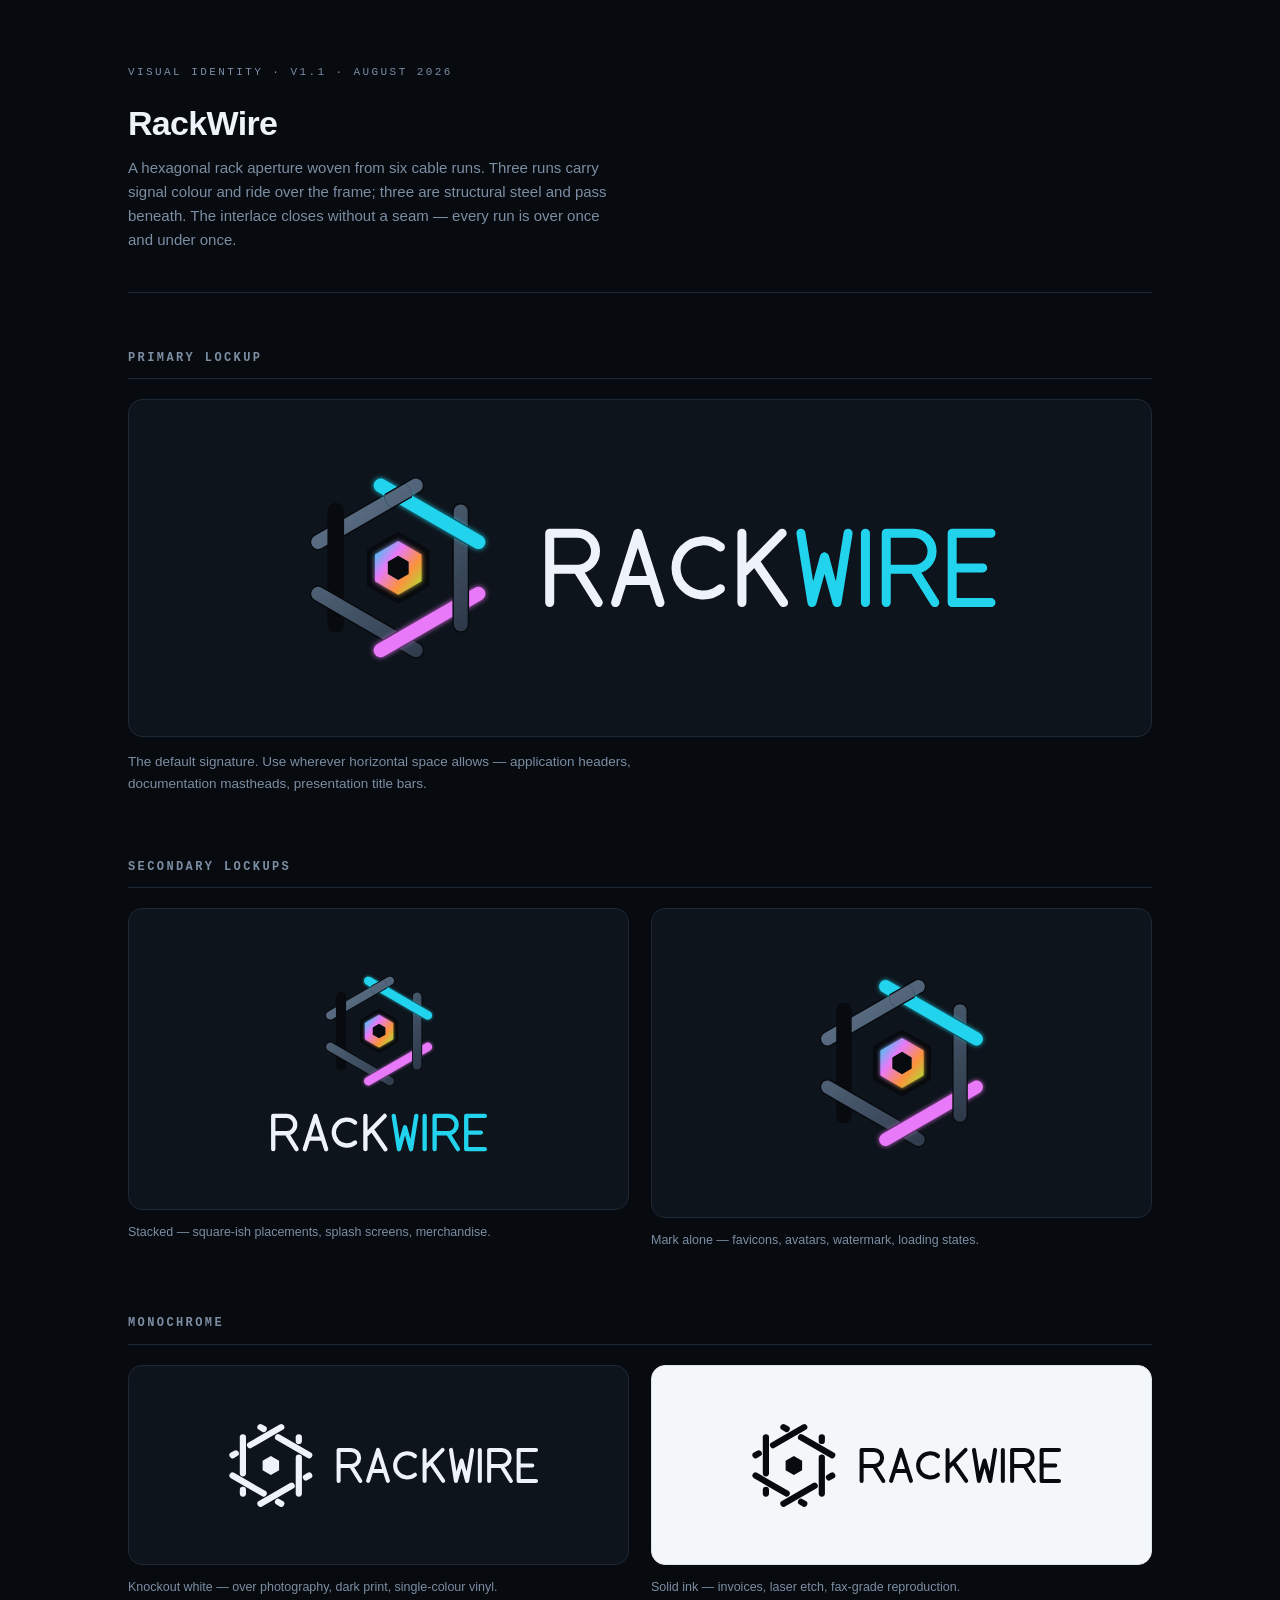
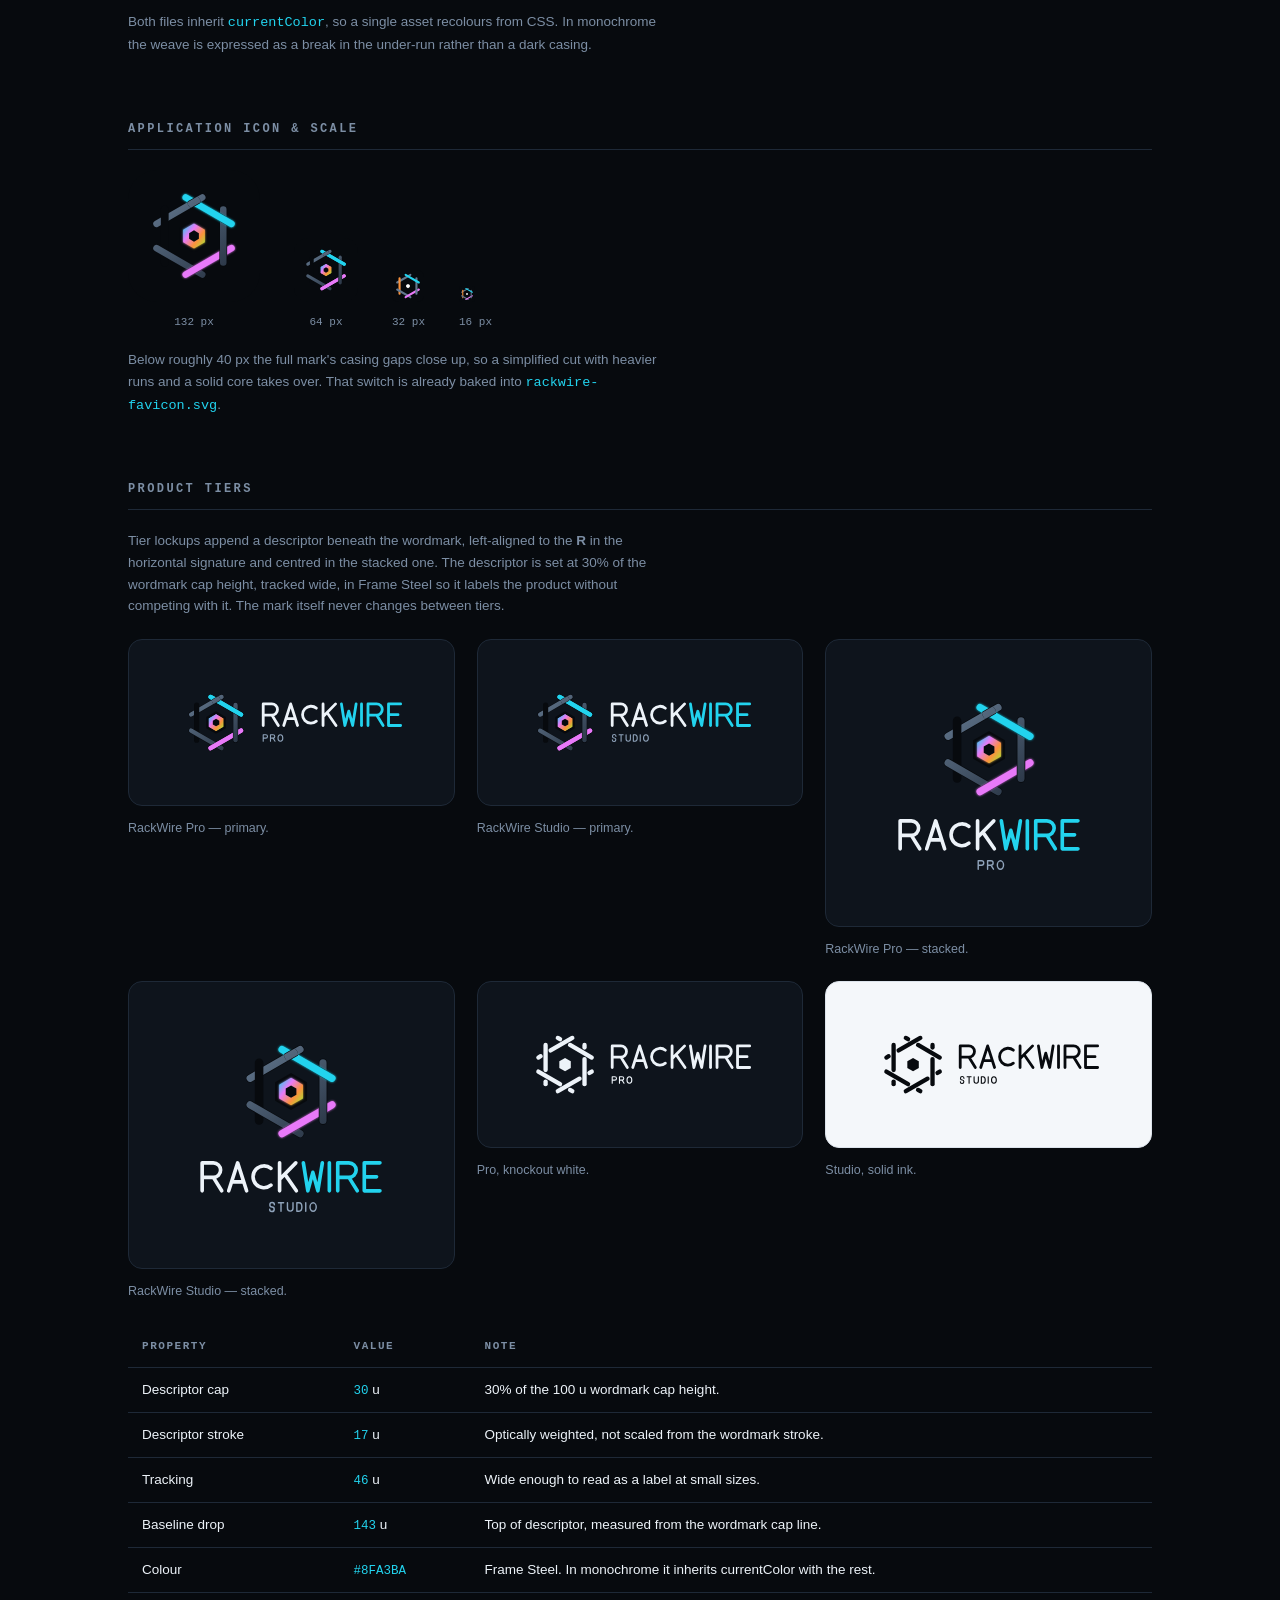
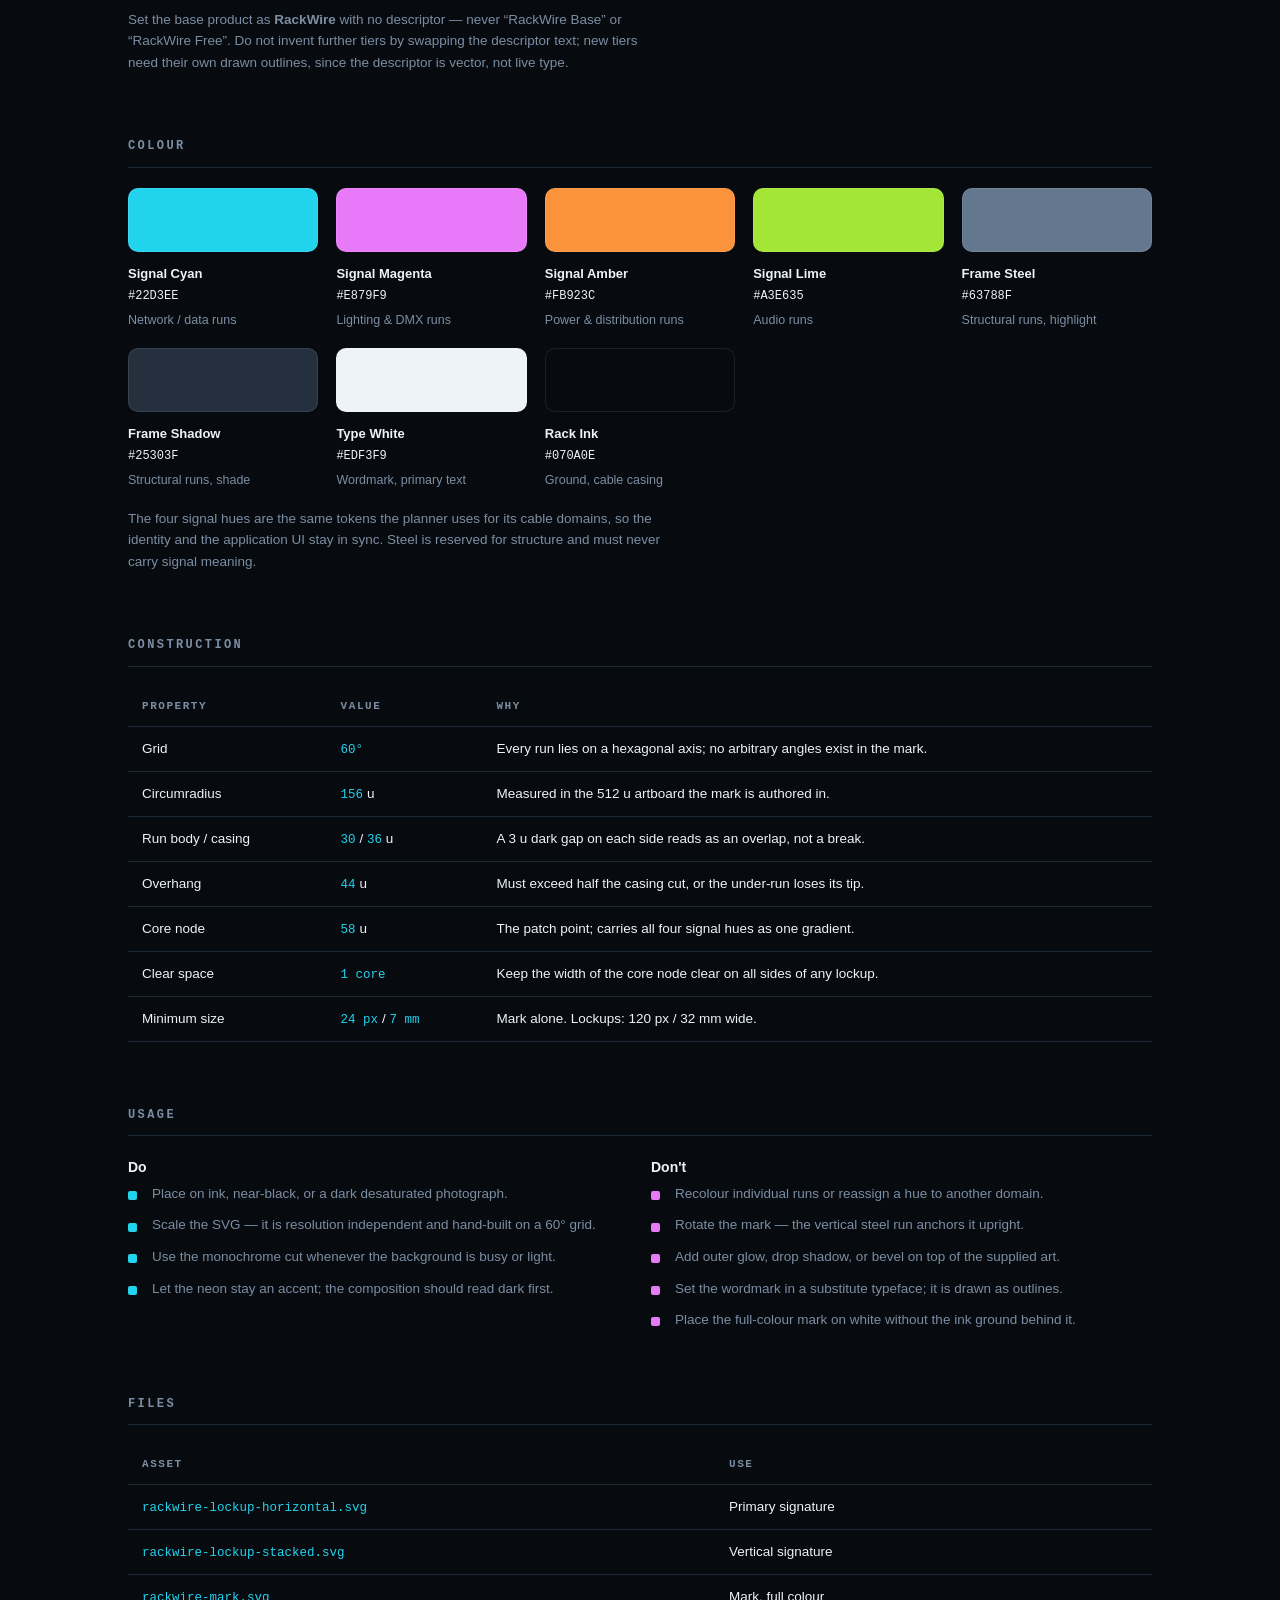
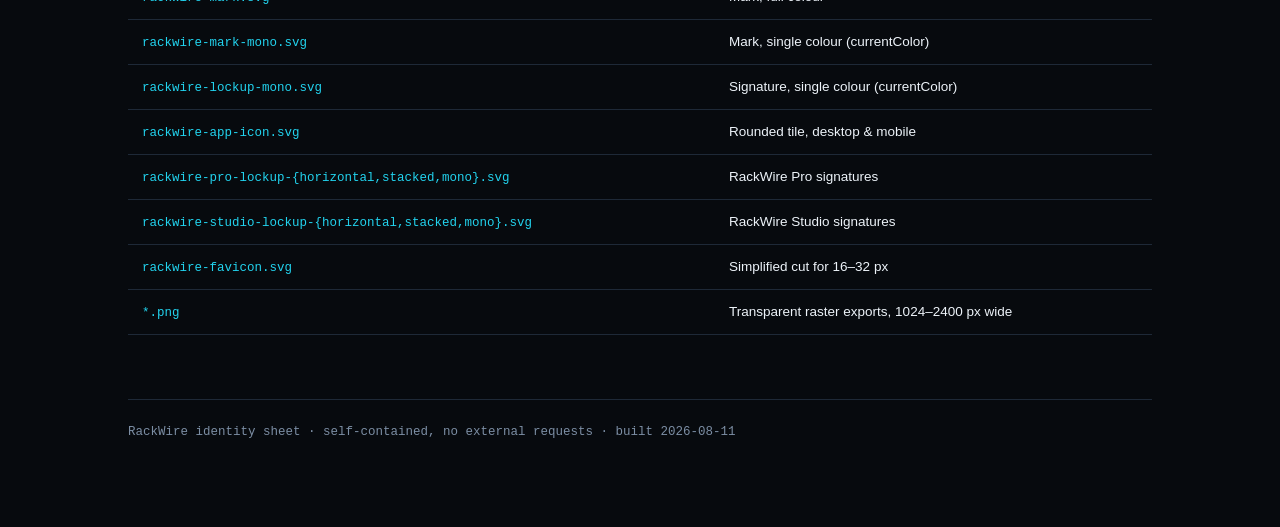
<file: styleguide/RackWire-Identity.html>
<!DOCTYPE html>
<html lang="en">
<head>
<meta charset="utf-8">
<meta name="viewport" content="width=device-width, initial-scale=1">
<title>RackWire — Identity Sheet</title>
<style>
  :root {
    --ink:#070A0E; --panel:#0E141C; --line:#1E2937; --dim:#7C8EA4;
    --type:#EDF3F9; --cyan:#22D3EE; --magenta:#E879F9; --amber:#FB923C; --lime:#A3E635;
    --sans: ui-sans-serif, -apple-system, "Segoe UI", Roboto, "Helvetica Neue", Arial, sans-serif;
    --mono: ui-monospace, "SF Mono", "Cascadia Mono", Menlo, Consolas, monospace;
  }
  * { box-sizing:border-box; }
  body { margin:0; background:var(--ink); color:var(--type); font-family:var(--sans);
         font-size:15px; line-height:1.6; -webkit-font-smoothing:antialiased; }
  .wrap { max-width:1080px; margin:0 auto; padding:64px 28px 96px; }
  header { border-bottom:1px solid var(--line); padding-bottom:40px; margin-bottom:56px; }
  header .kicker { font-family:var(--mono); font-size:11px; letter-spacing:.22em;
                    text-transform:uppercase; color:var(--dim); }
  header h1 { font-size:34px; font-weight:600; letter-spacing:-.02em; margin:14px 0 6px; }
  header p { color:var(--dim); max-width:60ch; margin:0; }
  section { margin:0 0 64px; }
  h2 { font-size:12px; font-family:var(--mono); letter-spacing:.2em; text-transform:uppercase;
        color:var(--dim); font-weight:600; margin:0 0 20px;
        border-bottom:1px solid var(--line); padding-bottom:10px; }
  h3 { font-size:14px; font-weight:600; margin:0 0 4px; }
  .note { color:var(--dim); font-size:13.5px; max-width:72ch; }
  .panel { background:var(--panel); border:1px solid var(--line); border-radius:14px;
            padding:44px; display:flex; align-items:center; justify-content:center; }
  .panel.light { background:#F4F7FA; border-color:#DCE3EB; color:#070A0E; }
  .grid2 { display:grid; grid-template-columns:repeat(auto-fit,minmax(300px,1fr)); gap:22px; }
  .grid4 { display:grid; grid-template-columns:repeat(auto-fit,minmax(190px,1fr)); gap:18px; }
  figcaption { font-size:12.5px; color:var(--dim); margin-top:12px; }
  figure { margin:0; }
  .sw .chip { height:64px; border-radius:10px; border:1px solid rgba(255,255,255,.09); }
  .sw code { display:block; font-family:var(--mono); font-size:12px; color:var(--type); margin:3px 0; }
  .sw b { display:block; color:var(--type); font-size:13px; }
  .sw span { display:block; }
  .sizes { display:flex; align-items:flex-end; gap:34px; flex-wrap:wrap; }
  .sizes figcaption { text-align:center; font-family:var(--mono); font-size:11px; }
  table { width:100%; border-collapse:collapse; font-size:13.5px; }
  th, td { text-align:left; padding:11px 14px; border-bottom:1px solid var(--line); vertical-align:top; }
  th { font-family:var(--mono); font-size:11px; letter-spacing:.14em; text-transform:uppercase;
        color:var(--dim); font-weight:600; }
  td code { font-family:var(--mono); font-size:12.5px; color:var(--cyan); }
  ul.rules { list-style:none; padding:0; margin:0; display:grid; gap:10px; }
  ul.rules li { padding-left:24px; position:relative; color:var(--dim); font-size:13.5px; }
  ul.rules li::before { content:""; position:absolute; left:0; top:.62em; width:9px; height:9px;
        border-radius:2px; background:var(--cyan); }
  ul.rules li.no::before { background:var(--magenta); }
  footer { color:var(--dim); font-size:12.5px; border-top:1px solid var(--line);
            padding-top:22px; font-family:var(--mono); }
</style>
</head>
<body>
<div class="wrap">

<header>
  <div class="kicker">Visual Identity · v1.1 · August 2026</div>
  <h1>RackWire</h1>
  <p>A hexagonal rack aperture woven from six cable runs. Three runs carry signal colour and
     ride over the frame; three are structural steel and pass beneath. The interlace closes
     without a seam — every run is over once and under once.</p>
</header>

<section>
  <h2>Primary lockup</h2>
  <div class="panel"><svg style="width:100%;max-width:760px;height:auto" xmlns="http://www.w3.org/2000/svg" viewBox="0 0 920 300" role="img" aria-label="RackWire">
  <title>RackWire</title>
  <defs>
    <linearGradient id="frb" gradientUnits="userSpaceOnUse" x1="96" y1="56" x2="424" y2="456">
      <stop offset="0" stop-color="#63788F"/><stop offset="1" stop-color="#25303F"/>
    </linearGradient>
    <linearGradient id="cob" gradientUnits="userSpaceOnUse" x1="200" y1="212" x2="312" y2="300">
      <stop offset="0" stop-color="#22D3EE"/><stop offset="0.34" stop-color="#E879F9"/>
      <stop offset="0.67" stop-color="#FB923C"/><stop offset="1" stop-color="#A3E635"/>
    </linearGradient>
    <linearGradient id="wmb" gradientUnits="userSpaceOnUse" x1="362" y1="0" x2="648" y2="100">
      <stop offset="0" stop-color="#22D3EE"/><stop offset="1" stop-color="#A3E635"/>
    </linearGradient>
    <clipPath id="cpb"><circle cx="256.00" cy="100.00" r="30"/></clipPath>
    <filter id="glb" x="-30%" y="-30%" width="160%" height="160%">
      <feGaussianBlur stdDeviation="5.5" result="b"/>
      <feMerge><feMergeNode in="b"/><feMergeNode in="SourceGraphic"/></feMerge>
    </filter>
  </defs>
  <g transform="translate(24.0,6.6) scale(0.56)"><g>
      <g><path d="M 82.79,200.00 L 294.11,78.00" fill="none" stroke="#070A0E" stroke-width="36.0" stroke-linecap="round"/><path d="M 82.79,200.00 L 294.11,78.00" fill="none" stroke="url(#frb)" stroke-width="30.0" stroke-linecap="round"/></g>
      <g><path d="M 120.90,378.00 L 120.90,134.00" fill="none" stroke="#070A0E" stroke-width="36.0" stroke-linecap="round"/><path d="M 120.90,378.00 L 120.90,134.00" fill="none" stroke="#FB923C" stroke-width="30.0" stroke-linecap="round" filter="url(#glb)"/></g>
      <g><path d="M 294.11,434.00 L 82.79,312.00" fill="none" stroke="#070A0E" stroke-width="36.0" stroke-linecap="round"/><path d="M 294.11,434.00 L 82.79,312.00" fill="none" stroke="url(#frb)" stroke-width="30.0" stroke-linecap="round"/></g>
      <g><path d="M 429.21,312.00 L 217.89,434.00" fill="none" stroke="#070A0E" stroke-width="36.0" stroke-linecap="round"/><path d="M 429.21,312.00 L 217.89,434.00" fill="none" stroke="#E879F9" stroke-width="30.0" stroke-linecap="round" filter="url(#glb)"/></g>
      <g><path d="M 391.10,134.00 L 391.10,378.00" fill="none" stroke="#070A0E" stroke-width="36.0" stroke-linecap="round"/><path d="M 391.10,134.00 L 391.10,378.00" fill="none" stroke="url(#frb)" stroke-width="30.0" stroke-linecap="round"/></g>
      <g><path d="M 217.89,78.00 L 429.21,200.00" fill="none" stroke="#070A0E" stroke-width="36.0" stroke-linecap="round"/><path d="M 217.89,78.00 L 429.21,200.00" fill="none" stroke="#22D3EE" stroke-width="30.0" stroke-linecap="round" filter="url(#glb)"/></g>
      <g clip-path="url(#cpb)"><path d="M 82.79,200.00 L 294.11,78.00" fill="none" stroke="#070A0E" stroke-width="36.0" stroke-linecap="round"/><path d="M 82.79,200.00 L 294.11,78.00" fill="none" stroke="url(#frb)" stroke-width="30.0" stroke-linecap="round"/></g>
      <path d="M 256.00,178.00 L 323.55,217.00 L 323.55,295.00 L 256.00,334.00 L 188.45,295.00 L 188.45,217.00 Z" fill="#070A0E"/>
      <path d="M 256.00,198.00 L 306.23,227.00 L 306.23,285.00 L 256.00,314.00 L 205.77,285.00 L 205.77,227.00 Z" fill="url(#cob)" filter="url(#glb)"/>
      <path d="M 256.00,230.00 L 278.52,243.00 L 278.52,269.00 L 256.00,282.00 L 233.48,269.00 L 233.48,243.00 Z" fill="#070A0E"/>
    </g></g>
  <g transform="translate(350.7,108.0) scale(0.84)">
      <path d="M 0,100 L 0,0 L 40,0 A 26,26 0 0 1 40,52 L 0,52 M 40,52 L 70,100" transform="translate(0.0,0)" fill="none" stroke="#EDF3F9" stroke-width="13.0" stroke-linecap="round" stroke-linejoin="round"/>
      <path d="M 0,100 L 32,0 L 64,100 M 13,68 L 51,68" transform="translate(95.0,0)" fill="none" stroke="#EDF3F9" stroke-width="13.0" stroke-linecap="round" stroke-linejoin="round"/>
      <path d="M 62,20 A 39,39 0 1 0 62,80" transform="translate(184.0,0)" fill="none" stroke="#EDF3F9" stroke-width="13.0" stroke-linecap="round" stroke-linejoin="round"/>
      <path d="M 0,0 L 0,100 M 58,0 L 4,55 M 20,42 L 60,100" transform="translate(277.0,0)" fill="none" stroke="#EDF3F9" stroke-width="13.0" stroke-linecap="round" stroke-linejoin="round"/>
      <path d="M 0,0 L 16,100 L 34,34 L 52,100 L 68,0" transform="translate(362.0,0)" fill="none" stroke="url(#wmb)" stroke-width="13.0" stroke-linecap="round" stroke-linejoin="round"/>
      <path d="M 0,0 L 0,100" transform="translate(455.0,0)" fill="none" stroke="url(#wmb)" stroke-width="13.0" stroke-linecap="round" stroke-linejoin="round"/>
      <path d="M 0,100 L 0,0 L 40,0 A 26,26 0 0 1 40,52 L 0,52 M 40,52 L 70,100" transform="translate(485.0,0)" fill="none" stroke="url(#wmb)" stroke-width="13.0" stroke-linecap="round" stroke-linejoin="round"/>
      <path d="M 56,0 L 0,0 L 0,100 L 56,100 M 0,50 L 44,50" transform="translate(580.0,0)" fill="none" stroke="url(#wmb)" stroke-width="13.0" stroke-linecap="round" stroke-linejoin="round"/>
  </g>
</svg>
</div>
  <p class="note" style="margin-top:14px">The default signature. Use wherever horizontal space allows —
     application headers, documentation mastheads, presentation title bars.</p>
</section>

<section>
  <h2>Secondary lockups</h2>
  <div class="grid2">
    <figure><div class="panel"><svg style="width:100%;max-width:250px;height:auto" xmlns="http://www.w3.org/2000/svg" viewBox="0 0 586 496" role="img" aria-label="RackWire">
  <title>RackWire</title>
  <defs>
    <linearGradient id="frc" gradientUnits="userSpaceOnUse" x1="96" y1="56" x2="424" y2="456">
      <stop offset="0" stop-color="#63788F"/><stop offset="1" stop-color="#25303F"/>
    </linearGradient>
    <linearGradient id="coc" gradientUnits="userSpaceOnUse" x1="200" y1="212" x2="312" y2="300">
      <stop offset="0" stop-color="#22D3EE"/><stop offset="0.34" stop-color="#E879F9"/>
      <stop offset="0.67" stop-color="#FB923C"/><stop offset="1" stop-color="#A3E635"/>
    </linearGradient>
    <linearGradient id="wmc" gradientUnits="userSpaceOnUse" x1="362" y1="0" x2="648" y2="100">
      <stop offset="0" stop-color="#22D3EE"/><stop offset="1" stop-color="#A3E635"/>
    </linearGradient>
    <clipPath id="cpc"><circle cx="256.00" cy="100.00" r="30"/></clipPath>
    <filter id="glc" x="-30%" y="-30%" width="160%" height="160%">
      <feGaussianBlur stdDeviation="5.5" result="b"/>
      <feMerge><feMergeNode in="b"/><feMergeNode in="SourceGraphic"/></feMerge>
    </filter>
  </defs>
  <g transform="translate(124.2,14) scale(0.66)"><g>
      <g><path d="M 82.79,200.00 L 294.11,78.00" fill="none" stroke="#070A0E" stroke-width="36.0" stroke-linecap="round"/><path d="M 82.79,200.00 L 294.11,78.00" fill="none" stroke="url(#frc)" stroke-width="30.0" stroke-linecap="round"/></g>
      <g><path d="M 120.90,378.00 L 120.90,134.00" fill="none" stroke="#070A0E" stroke-width="36.0" stroke-linecap="round"/><path d="M 120.90,378.00 L 120.90,134.00" fill="none" stroke="#FB923C" stroke-width="30.0" stroke-linecap="round" filter="url(#glc)"/></g>
      <g><path d="M 294.11,434.00 L 82.79,312.00" fill="none" stroke="#070A0E" stroke-width="36.0" stroke-linecap="round"/><path d="M 294.11,434.00 L 82.79,312.00" fill="none" stroke="url(#frc)" stroke-width="30.0" stroke-linecap="round"/></g>
      <g><path d="M 429.21,312.00 L 217.89,434.00" fill="none" stroke="#070A0E" stroke-width="36.0" stroke-linecap="round"/><path d="M 429.21,312.00 L 217.89,434.00" fill="none" stroke="#E879F9" stroke-width="30.0" stroke-linecap="round" filter="url(#glc)"/></g>
      <g><path d="M 391.10,134.00 L 391.10,378.00" fill="none" stroke="#070A0E" stroke-width="36.0" stroke-linecap="round"/><path d="M 391.10,134.00 L 391.10,378.00" fill="none" stroke="url(#frc)" stroke-width="30.0" stroke-linecap="round"/></g>
      <g><path d="M 217.89,78.00 L 429.21,200.00" fill="none" stroke="#070A0E" stroke-width="36.0" stroke-linecap="round"/><path d="M 217.89,78.00 L 429.21,200.00" fill="none" stroke="#22D3EE" stroke-width="30.0" stroke-linecap="round" filter="url(#glc)"/></g>
      <g clip-path="url(#cpc)"><path d="M 82.79,200.00 L 294.11,78.00" fill="none" stroke="#070A0E" stroke-width="36.0" stroke-linecap="round"/><path d="M 82.79,200.00 L 294.11,78.00" fill="none" stroke="url(#frc)" stroke-width="30.0" stroke-linecap="round"/></g>
      <path d="M 256.00,178.00 L 323.55,217.00 L 323.55,295.00 L 256.00,334.00 L 188.45,295.00 L 188.45,217.00 Z" fill="#070A0E"/>
      <path d="M 256.00,198.00 L 306.23,227.00 L 306.23,285.00 L 256.00,314.00 L 205.77,285.00 L 205.77,227.00 Z" fill="url(#coc)" filter="url(#glc)"/>
      <path d="M 256.00,230.00 L 278.52,243.00 L 278.52,269.00 L 256.00,282.00 L 233.48,269.00 L 233.48,243.00 Z" fill="#070A0E"/>
    </g></g>
  <g transform="translate(45.1,381.9) scale(0.78)">
      <path d="M 0,100 L 0,0 L 40,0 A 26,26 0 0 1 40,52 L 0,52 M 40,52 L 70,100" transform="translate(0.0,0)" fill="none" stroke="#EDF3F9" stroke-width="13.0" stroke-linecap="round" stroke-linejoin="round"/>
      <path d="M 0,100 L 32,0 L 64,100 M 13,68 L 51,68" transform="translate(95.0,0)" fill="none" stroke="#EDF3F9" stroke-width="13.0" stroke-linecap="round" stroke-linejoin="round"/>
      <path d="M 62,20 A 39,39 0 1 0 62,80" transform="translate(184.0,0)" fill="none" stroke="#EDF3F9" stroke-width="13.0" stroke-linecap="round" stroke-linejoin="round"/>
      <path d="M 0,0 L 0,100 M 58,0 L 4,55 M 20,42 L 60,100" transform="translate(277.0,0)" fill="none" stroke="#EDF3F9" stroke-width="13.0" stroke-linecap="round" stroke-linejoin="round"/>
      <path d="M 0,0 L 16,100 L 34,34 L 52,100 L 68,0" transform="translate(362.0,0)" fill="none" stroke="url(#wmc)" stroke-width="13.0" stroke-linecap="round" stroke-linejoin="round"/>
      <path d="M 0,0 L 0,100" transform="translate(455.0,0)" fill="none" stroke="url(#wmc)" stroke-width="13.0" stroke-linecap="round" stroke-linejoin="round"/>
      <path d="M 0,100 L 0,0 L 40,0 A 26,26 0 0 1 40,52 L 0,52 M 40,52 L 70,100" transform="translate(485.0,0)" fill="none" stroke="url(#wmc)" stroke-width="13.0" stroke-linecap="round" stroke-linejoin="round"/>
      <path d="M 56,0 L 0,0 L 0,100 L 56,100 M 0,50 L 44,50" transform="translate(580.0,0)" fill="none" stroke="url(#wmc)" stroke-width="13.0" stroke-linecap="round" stroke-linejoin="round"/>
  </g>
</svg>
</div>
      <figcaption>Stacked — square-ish placements, splash screens, merchandise.</figcaption></figure>
    <figure><div class="panel"><svg style="width:100%;max-width:220px;height:auto" xmlns="http://www.w3.org/2000/svg" viewBox="0 0 512 512" role="img" aria-label="RackWire">
  <title>RackWire</title>
  <defs>
    <linearGradient id="fra" gradientUnits="userSpaceOnUse" x1="96" y1="56" x2="424" y2="456">
      <stop offset="0" stop-color="#63788F"/><stop offset="1" stop-color="#25303F"/>
    </linearGradient>
    <linearGradient id="coa" gradientUnits="userSpaceOnUse" x1="200" y1="212" x2="312" y2="300">
      <stop offset="0" stop-color="#22D3EE"/><stop offset="0.34" stop-color="#E879F9"/>
      <stop offset="0.67" stop-color="#FB923C"/><stop offset="1" stop-color="#A3E635"/>
    </linearGradient>
    <linearGradient id="wma" gradientUnits="userSpaceOnUse" x1="362" y1="0" x2="648" y2="100">
      <stop offset="0" stop-color="#22D3EE"/><stop offset="1" stop-color="#A3E635"/>
    </linearGradient>
    <clipPath id="cpa"><circle cx="256.00" cy="100.00" r="30"/></clipPath>
    <filter id="gla" x="-30%" y="-30%" width="160%" height="160%">
      <feGaussianBlur stdDeviation="5.5" result="b"/>
      <feMerge><feMergeNode in="b"/><feMergeNode in="SourceGraphic"/></feMerge>
    </filter>
  </defs>
  <g>
      <g><path d="M 82.79,200.00 L 294.11,78.00" fill="none" stroke="#070A0E" stroke-width="36.0" stroke-linecap="round"/><path d="M 82.79,200.00 L 294.11,78.00" fill="none" stroke="url(#fra)" stroke-width="30.0" stroke-linecap="round"/></g>
      <g><path d="M 120.90,378.00 L 120.90,134.00" fill="none" stroke="#070A0E" stroke-width="36.0" stroke-linecap="round"/><path d="M 120.90,378.00 L 120.90,134.00" fill="none" stroke="#FB923C" stroke-width="30.0" stroke-linecap="round" filter="url(#gla)"/></g>
      <g><path d="M 294.11,434.00 L 82.79,312.00" fill="none" stroke="#070A0E" stroke-width="36.0" stroke-linecap="round"/><path d="M 294.11,434.00 L 82.79,312.00" fill="none" stroke="url(#fra)" stroke-width="30.0" stroke-linecap="round"/></g>
      <g><path d="M 429.21,312.00 L 217.89,434.00" fill="none" stroke="#070A0E" stroke-width="36.0" stroke-linecap="round"/><path d="M 429.21,312.00 L 217.89,434.00" fill="none" stroke="#E879F9" stroke-width="30.0" stroke-linecap="round" filter="url(#gla)"/></g>
      <g><path d="M 391.10,134.00 L 391.10,378.00" fill="none" stroke="#070A0E" stroke-width="36.0" stroke-linecap="round"/><path d="M 391.10,134.00 L 391.10,378.00" fill="none" stroke="url(#fra)" stroke-width="30.0" stroke-linecap="round"/></g>
      <g><path d="M 217.89,78.00 L 429.21,200.00" fill="none" stroke="#070A0E" stroke-width="36.0" stroke-linecap="round"/><path d="M 217.89,78.00 L 429.21,200.00" fill="none" stroke="#22D3EE" stroke-width="30.0" stroke-linecap="round" filter="url(#gla)"/></g>
      <g clip-path="url(#cpa)"><path d="M 82.79,200.00 L 294.11,78.00" fill="none" stroke="#070A0E" stroke-width="36.0" stroke-linecap="round"/><path d="M 82.79,200.00 L 294.11,78.00" fill="none" stroke="url(#fra)" stroke-width="30.0" stroke-linecap="round"/></g>
      <path d="M 256.00,178.00 L 323.55,217.00 L 323.55,295.00 L 256.00,334.00 L 188.45,295.00 L 188.45,217.00 Z" fill="#070A0E"/>
      <path d="M 256.00,198.00 L 306.23,227.00 L 306.23,285.00 L 256.00,314.00 L 205.77,285.00 L 205.77,227.00 Z" fill="url(#coa)" filter="url(#gla)"/>
      <path d="M 256.00,230.00 L 278.52,243.00 L 278.52,269.00 L 256.00,282.00 L 233.48,269.00 L 233.48,243.00 Z" fill="#070A0E"/>
    </g>
</svg>
</div>
      <figcaption>Mark alone — favicons, avatars, watermark, loading states.</figcaption></figure>
  </div>
</section>

<section>
  <h2>Monochrome</h2>
  <div class="grid2">
    <figure><div class="panel" style="color:#EDF3F9"><svg style="width:100%;max-width:340px;height:auto" fill="currentColor" xmlns="http://www.w3.org/2000/svg" viewBox="0 0 920 300" role="img" aria-label="RackWire">
  <title>RackWire</title>
  
  <g transform="translate(24.0,6.6) scale(0.56)"><g>
      <path d="M 205.77,71.00 L 221.36,80.00" fill="none" stroke="currentColor" stroke-width="30.0" stroke-linecap="round"/>
      <path d="M 290.64,120.00 L 441.33,207.00" fill="none" stroke="currentColor" stroke-width="30.0" stroke-linecap="round"/>
      <path d="M 391.10,120.00 L 391.10,138.00" fill="none" stroke="currentColor" stroke-width="30.0" stroke-linecap="round"/>
      <path d="M 391.10,218.00 L 391.10,392.00" fill="none" stroke="currentColor" stroke-width="30.0" stroke-linecap="round"/>
      <path d="M 441.33,305.00 L 425.74,314.00" fill="none" stroke="currentColor" stroke-width="30.0" stroke-linecap="round"/>
      <path d="M 356.46,354.00 L 205.77,441.00" fill="none" stroke="currentColor" stroke-width="30.0" stroke-linecap="round"/>
      <path d="M 306.23,441.00 L 290.64,432.00" fill="none" stroke="currentColor" stroke-width="30.0" stroke-linecap="round"/>
      <path d="M 221.36,392.00 L 70.67,305.00" fill="none" stroke="currentColor" stroke-width="30.0" stroke-linecap="round"/>
      <path d="M 120.90,392.00 L 120.90,374.00" fill="none" stroke="currentColor" stroke-width="30.0" stroke-linecap="round"/>
      <path d="M 120.90,294.00 L 120.90,120.00" fill="none" stroke="currentColor" stroke-width="30.0" stroke-linecap="round"/>
      <path d="M 70.67,207.00 L 86.26,198.00" fill="none" stroke="currentColor" stroke-width="30.0" stroke-linecap="round"/>
      <path d="M 155.54,158.00 L 306.23,71.00" fill="none" stroke="currentColor" stroke-width="30.0" stroke-linecap="round"/>
      <path d="M 256.00,210.00 L 295.84,233.00 L 295.84,279.00 L 256.00,302.00 L 216.16,279.00 L 216.16,233.00 Z" fill="currentColor"/>
    </g></g>
  <g transform="translate(350.7,108.0) scale(0.84)">
      <path d="M 0,100 L 0,0 L 40,0 A 26,26 0 0 1 40,52 L 0,52 M 40,52 L 70,100" transform="translate(0.0,0)" fill="none" stroke="currentColor" stroke-width="13.0" stroke-linecap="round" stroke-linejoin="round"/>
      <path d="M 0,100 L 32,0 L 64,100 M 13,68 L 51,68" transform="translate(95.0,0)" fill="none" stroke="currentColor" stroke-width="13.0" stroke-linecap="round" stroke-linejoin="round"/>
      <path d="M 62,20 A 39,39 0 1 0 62,80" transform="translate(184.0,0)" fill="none" stroke="currentColor" stroke-width="13.0" stroke-linecap="round" stroke-linejoin="round"/>
      <path d="M 0,0 L 0,100 M 58,0 L 4,55 M 20,42 L 60,100" transform="translate(277.0,0)" fill="none" stroke="currentColor" stroke-width="13.0" stroke-linecap="round" stroke-linejoin="round"/>
      <path d="M 0,0 L 16,100 L 34,34 L 52,100 L 68,0" transform="translate(362.0,0)" fill="none" stroke="currentColor" stroke-width="13.0" stroke-linecap="round" stroke-linejoin="round"/>
      <path d="M 0,0 L 0,100" transform="translate(455.0,0)" fill="none" stroke="currentColor" stroke-width="13.0" stroke-linecap="round" stroke-linejoin="round"/>
      <path d="M 0,100 L 0,0 L 40,0 A 26,26 0 0 1 40,52 L 0,52 M 40,52 L 70,100" transform="translate(485.0,0)" fill="none" stroke="currentColor" stroke-width="13.0" stroke-linecap="round" stroke-linejoin="round"/>
      <path d="M 56,0 L 0,0 L 0,100 L 56,100 M 0,50 L 44,50" transform="translate(580.0,0)" fill="none" stroke="currentColor" stroke-width="13.0" stroke-linecap="round" stroke-linejoin="round"/>
  </g>
</svg>
</div>
      <figcaption>Knockout white — over photography, dark print, single-colour vinyl.</figcaption></figure>
    <figure><div class="panel light" style="color:#070A0E"><svg style="width:100%;max-width:340px;height:auto" fill="currentColor" xmlns="http://www.w3.org/2000/svg" viewBox="0 0 920 300" role="img" aria-label="RackWire">
  <title>RackWire</title>
  
  <g transform="translate(24.0,6.6) scale(0.56)"><g>
      <path d="M 205.77,71.00 L 221.36,80.00" fill="none" stroke="currentColor" stroke-width="30.0" stroke-linecap="round"/>
      <path d="M 290.64,120.00 L 441.33,207.00" fill="none" stroke="currentColor" stroke-width="30.0" stroke-linecap="round"/>
      <path d="M 391.10,120.00 L 391.10,138.00" fill="none" stroke="currentColor" stroke-width="30.0" stroke-linecap="round"/>
      <path d="M 391.10,218.00 L 391.10,392.00" fill="none" stroke="currentColor" stroke-width="30.0" stroke-linecap="round"/>
      <path d="M 441.33,305.00 L 425.74,314.00" fill="none" stroke="currentColor" stroke-width="30.0" stroke-linecap="round"/>
      <path d="M 356.46,354.00 L 205.77,441.00" fill="none" stroke="currentColor" stroke-width="30.0" stroke-linecap="round"/>
      <path d="M 306.23,441.00 L 290.64,432.00" fill="none" stroke="currentColor" stroke-width="30.0" stroke-linecap="round"/>
      <path d="M 221.36,392.00 L 70.67,305.00" fill="none" stroke="currentColor" stroke-width="30.0" stroke-linecap="round"/>
      <path d="M 120.90,392.00 L 120.90,374.00" fill="none" stroke="currentColor" stroke-width="30.0" stroke-linecap="round"/>
      <path d="M 120.90,294.00 L 120.90,120.00" fill="none" stroke="currentColor" stroke-width="30.0" stroke-linecap="round"/>
      <path d="M 70.67,207.00 L 86.26,198.00" fill="none" stroke="currentColor" stroke-width="30.0" stroke-linecap="round"/>
      <path d="M 155.54,158.00 L 306.23,71.00" fill="none" stroke="currentColor" stroke-width="30.0" stroke-linecap="round"/>
      <path d="M 256.00,210.00 L 295.84,233.00 L 295.84,279.00 L 256.00,302.00 L 216.16,279.00 L 216.16,233.00 Z" fill="currentColor"/>
    </g></g>
  <g transform="translate(350.7,108.0) scale(0.84)">
      <path d="M 0,100 L 0,0 L 40,0 A 26,26 0 0 1 40,52 L 0,52 M 40,52 L 70,100" transform="translate(0.0,0)" fill="none" stroke="currentColor" stroke-width="13.0" stroke-linecap="round" stroke-linejoin="round"/>
      <path d="M 0,100 L 32,0 L 64,100 M 13,68 L 51,68" transform="translate(95.0,0)" fill="none" stroke="currentColor" stroke-width="13.0" stroke-linecap="round" stroke-linejoin="round"/>
      <path d="M 62,20 A 39,39 0 1 0 62,80" transform="translate(184.0,0)" fill="none" stroke="currentColor" stroke-width="13.0" stroke-linecap="round" stroke-linejoin="round"/>
      <path d="M 0,0 L 0,100 M 58,0 L 4,55 M 20,42 L 60,100" transform="translate(277.0,0)" fill="none" stroke="currentColor" stroke-width="13.0" stroke-linecap="round" stroke-linejoin="round"/>
      <path d="M 0,0 L 16,100 L 34,34 L 52,100 L 68,0" transform="translate(362.0,0)" fill="none" stroke="currentColor" stroke-width="13.0" stroke-linecap="round" stroke-linejoin="round"/>
      <path d="M 0,0 L 0,100" transform="translate(455.0,0)" fill="none" stroke="currentColor" stroke-width="13.0" stroke-linecap="round" stroke-linejoin="round"/>
      <path d="M 0,100 L 0,0 L 40,0 A 26,26 0 0 1 40,52 L 0,52 M 40,52 L 70,100" transform="translate(485.0,0)" fill="none" stroke="currentColor" stroke-width="13.0" stroke-linecap="round" stroke-linejoin="round"/>
      <path d="M 56,0 L 0,0 L 0,100 L 56,100 M 0,50 L 44,50" transform="translate(580.0,0)" fill="none" stroke="currentColor" stroke-width="13.0" stroke-linecap="round" stroke-linejoin="round"/>
  </g>
</svg>
</div>
      <figcaption>Solid ink — invoices, laser etch, fax-grade reproduction.</figcaption></figure>
  </div>
  <p class="note" style="margin-top:14px">Both files inherit <code style="font-family:var(--mono);color:var(--cyan)">currentColor</code>,
     so a single asset recolours from CSS. In monochrome the weave is expressed as a break in the
     under-run rather than a dark casing.</p>
</section>

<section>
  <h2>Application icon &amp; scale</h2>
  <div class="sizes">
    <figure><svg style="width:132px;height:132px;display:block" xmlns="http://www.w3.org/2000/svg" viewBox="0 0 512 512" role="img" aria-label="RackWire">
  <title>RackWire</title>
  <defs>
    <linearGradient id="frd" gradientUnits="userSpaceOnUse" x1="96" y1="56" x2="424" y2="456">
      <stop offset="0" stop-color="#63788F"/><stop offset="1" stop-color="#25303F"/>
    </linearGradient>
    <linearGradient id="cod" gradientUnits="userSpaceOnUse" x1="200" y1="212" x2="312" y2="300">
      <stop offset="0" stop-color="#22D3EE"/><stop offset="0.34" stop-color="#E879F9"/>
      <stop offset="0.67" stop-color="#FB923C"/><stop offset="1" stop-color="#A3E635"/>
    </linearGradient>
    <linearGradient id="wmd" gradientUnits="userSpaceOnUse" x1="362" y1="0" x2="648" y2="100">
      <stop offset="0" stop-color="#22D3EE"/><stop offset="1" stop-color="#A3E635"/>
    </linearGradient>
    <clipPath id="cpd"><circle cx="256.00" cy="100.00" r="30"/></clipPath>
    <filter id="gld" x="-30%" y="-30%" width="160%" height="160%">
      <feGaussianBlur stdDeviation="5.5" result="b"/>
      <feMerge><feMergeNode in="b"/><feMergeNode in="SourceGraphic"/></feMerge>
    </filter>
  </defs>
  <rect width="512" height="512" rx="114" fill="#070A0E"/>
  <g transform="translate(256,256) scale(0.84) translate(-256,-256)"><g>
      <g><path d="M 82.79,200.00 L 294.11,78.00" fill="none" stroke="#070A0E" stroke-width="36.0" stroke-linecap="round"/><path d="M 82.79,200.00 L 294.11,78.00" fill="none" stroke="url(#frd)" stroke-width="30.0" stroke-linecap="round"/></g>
      <g><path d="M 120.90,378.00 L 120.90,134.00" fill="none" stroke="#070A0E" stroke-width="36.0" stroke-linecap="round"/><path d="M 120.90,378.00 L 120.90,134.00" fill="none" stroke="#FB923C" stroke-width="30.0" stroke-linecap="round" filter="url(#gld)"/></g>
      <g><path d="M 294.11,434.00 L 82.79,312.00" fill="none" stroke="#070A0E" stroke-width="36.0" stroke-linecap="round"/><path d="M 294.11,434.00 L 82.79,312.00" fill="none" stroke="url(#frd)" stroke-width="30.0" stroke-linecap="round"/></g>
      <g><path d="M 429.21,312.00 L 217.89,434.00" fill="none" stroke="#070A0E" stroke-width="36.0" stroke-linecap="round"/><path d="M 429.21,312.00 L 217.89,434.00" fill="none" stroke="#E879F9" stroke-width="30.0" stroke-linecap="round" filter="url(#gld)"/></g>
      <g><path d="M 391.10,134.00 L 391.10,378.00" fill="none" stroke="#070A0E" stroke-width="36.0" stroke-linecap="round"/><path d="M 391.10,134.00 L 391.10,378.00" fill="none" stroke="url(#frd)" stroke-width="30.0" stroke-linecap="round"/></g>
      <g><path d="M 217.89,78.00 L 429.21,200.00" fill="none" stroke="#070A0E" stroke-width="36.0" stroke-linecap="round"/><path d="M 217.89,78.00 L 429.21,200.00" fill="none" stroke="#22D3EE" stroke-width="30.0" stroke-linecap="round" filter="url(#gld)"/></g>
      <g clip-path="url(#cpd)"><path d="M 82.79,200.00 L 294.11,78.00" fill="none" stroke="#070A0E" stroke-width="36.0" stroke-linecap="round"/><path d="M 82.79,200.00 L 294.11,78.00" fill="none" stroke="url(#frd)" stroke-width="30.0" stroke-linecap="round"/></g>
      <path d="M 256.00,178.00 L 323.55,217.00 L 323.55,295.00 L 256.00,334.00 L 188.45,295.00 L 188.45,217.00 Z" fill="#070A0E"/>
      <path d="M 256.00,198.00 L 306.23,227.00 L 306.23,285.00 L 256.00,314.00 L 205.77,285.00 L 205.77,227.00 Z" fill="url(#cod)" filter="url(#gld)"/>
      <path d="M 256.00,230.00 L 278.52,243.00 L 278.52,269.00 L 256.00,282.00 L 233.48,269.00 L 233.48,243.00 Z" fill="#070A0E"/>
    </g></g>
</svg>
<figcaption>132 px</figcaption></figure>
    <figure><svg style="width:64px;height:64px;display:block" xmlns="http://www.w3.org/2000/svg" viewBox="0 0 512 512" role="img" aria-label="RackWire">
  <title>RackWire</title>
  <defs>
    <linearGradient id="frd" gradientUnits="userSpaceOnUse" x1="96" y1="56" x2="424" y2="456">
      <stop offset="0" stop-color="#63788F"/><stop offset="1" stop-color="#25303F"/>
    </linearGradient>
    <linearGradient id="cod" gradientUnits="userSpaceOnUse" x1="200" y1="212" x2="312" y2="300">
      <stop offset="0" stop-color="#22D3EE"/><stop offset="0.34" stop-color="#E879F9"/>
      <stop offset="0.67" stop-color="#FB923C"/><stop offset="1" stop-color="#A3E635"/>
    </linearGradient>
    <linearGradient id="wmd" gradientUnits="userSpaceOnUse" x1="362" y1="0" x2="648" y2="100">
      <stop offset="0" stop-color="#22D3EE"/><stop offset="1" stop-color="#A3E635"/>
    </linearGradient>
    <clipPath id="cpd"><circle cx="256.00" cy="100.00" r="30"/></clipPath>
    <filter id="gld" x="-30%" y="-30%" width="160%" height="160%">
      <feGaussianBlur stdDeviation="5.5" result="b"/>
      <feMerge><feMergeNode in="b"/><feMergeNode in="SourceGraphic"/></feMerge>
    </filter>
  </defs>
  <rect width="512" height="512" rx="114" fill="#070A0E"/>
  <g transform="translate(256,256) scale(0.84) translate(-256,-256)"><g>
      <g><path d="M 82.79,200.00 L 294.11,78.00" fill="none" stroke="#070A0E" stroke-width="36.0" stroke-linecap="round"/><path d="M 82.79,200.00 L 294.11,78.00" fill="none" stroke="url(#frd)" stroke-width="30.0" stroke-linecap="round"/></g>
      <g><path d="M 120.90,378.00 L 120.90,134.00" fill="none" stroke="#070A0E" stroke-width="36.0" stroke-linecap="round"/><path d="M 120.90,378.00 L 120.90,134.00" fill="none" stroke="#FB923C" stroke-width="30.0" stroke-linecap="round" filter="url(#gld)"/></g>
      <g><path d="M 294.11,434.00 L 82.79,312.00" fill="none" stroke="#070A0E" stroke-width="36.0" stroke-linecap="round"/><path d="M 294.11,434.00 L 82.79,312.00" fill="none" stroke="url(#frd)" stroke-width="30.0" stroke-linecap="round"/></g>
      <g><path d="M 429.21,312.00 L 217.89,434.00" fill="none" stroke="#070A0E" stroke-width="36.0" stroke-linecap="round"/><path d="M 429.21,312.00 L 217.89,434.00" fill="none" stroke="#E879F9" stroke-width="30.0" stroke-linecap="round" filter="url(#gld)"/></g>
      <g><path d="M 391.10,134.00 L 391.10,378.00" fill="none" stroke="#070A0E" stroke-width="36.0" stroke-linecap="round"/><path d="M 391.10,134.00 L 391.10,378.00" fill="none" stroke="url(#frd)" stroke-width="30.0" stroke-linecap="round"/></g>
      <g><path d="M 217.89,78.00 L 429.21,200.00" fill="none" stroke="#070A0E" stroke-width="36.0" stroke-linecap="round"/><path d="M 217.89,78.00 L 429.21,200.00" fill="none" stroke="#22D3EE" stroke-width="30.0" stroke-linecap="round" filter="url(#gld)"/></g>
      <g clip-path="url(#cpd)"><path d="M 82.79,200.00 L 294.11,78.00" fill="none" stroke="#070A0E" stroke-width="36.0" stroke-linecap="round"/><path d="M 82.79,200.00 L 294.11,78.00" fill="none" stroke="url(#frd)" stroke-width="30.0" stroke-linecap="round"/></g>
      <path d="M 256.00,178.00 L 323.55,217.00 L 323.55,295.00 L 256.00,334.00 L 188.45,295.00 L 188.45,217.00 Z" fill="#070A0E"/>
      <path d="M 256.00,198.00 L 306.23,227.00 L 306.23,285.00 L 256.00,314.00 L 205.77,285.00 L 205.77,227.00 Z" fill="url(#cod)" filter="url(#gld)"/>
      <path d="M 256.00,230.00 L 278.52,243.00 L 278.52,269.00 L 256.00,282.00 L 233.48,269.00 L 233.48,243.00 Z" fill="#070A0E"/>
    </g></g>
</svg>
<figcaption>64 px</figcaption></figure>
    <figure><svg style="width:32px;height:32px;display:block" xmlns="http://www.w3.org/2000/svg" viewBox="0 0 512 512" role="img" aria-label="RackWire">
  <title>RackWire</title>
  <rect width="512" height="512" rx="104" fill="#070A0E"/>
    <path d="M 82.79,200.00 L 294.11,78.00" fill="none" stroke="#070A0E" stroke-width="52" stroke-linecap="round"/>
  <path d="M 120.90,378.00 L 120.90,134.00" fill="none" stroke="#070A0E" stroke-width="52" stroke-linecap="round"/>
  <path d="M 294.11,434.00 L 82.79,312.00" fill="none" stroke="#070A0E" stroke-width="52" stroke-linecap="round"/>
  <path d="M 429.21,312.00 L 217.89,434.00" fill="none" stroke="#070A0E" stroke-width="52" stroke-linecap="round"/>
  <path d="M 391.10,134.00 L 391.10,378.00" fill="none" stroke="#070A0E" stroke-width="52" stroke-linecap="round"/>
  <path d="M 217.89,78.00 L 429.21,200.00" fill="none" stroke="#070A0E" stroke-width="52" stroke-linecap="round"/>
    <path d="M 82.79,200.00 L 294.11,78.00" fill="none" stroke="#63788F" stroke-width="34" stroke-linecap="round"/>
  <path d="M 120.90,378.00 L 120.90,134.00" fill="none" stroke="#FB923C" stroke-width="34" stroke-linecap="round"/>
  <path d="M 294.11,434.00 L 82.79,312.00" fill="none" stroke="#63788F" stroke-width="34" stroke-linecap="round"/>
  <path d="M 429.21,312.00 L 217.89,434.00" fill="none" stroke="#E879F9" stroke-width="34" stroke-linecap="round"/>
  <path d="M 391.10,134.00 L 391.10,378.00" fill="none" stroke="#63788F" stroke-width="34" stroke-linecap="round"/>
  <path d="M 217.89,78.00 L 429.21,200.00" fill="none" stroke="#22D3EE" stroke-width="34" stroke-linecap="round"/>
  <path d="M 256.00,204.00 L 301.03,230.00 L 301.03,282.00 L 256.00,308.00 L 210.97,282.00 L 210.97,230.00 Z" fill="#070A0E"/>
  <path d="M 256.00,222.00 L 285.44,239.00 L 285.44,273.00 L 256.00,290.00 L 226.56,273.00 L 226.56,239.00 Z" fill="#fff"/>
</svg>
<figcaption>32 px</figcaption></figure>
    <figure><svg style="width:16px;height:16px;display:block" xmlns="http://www.w3.org/2000/svg" viewBox="0 0 512 512" role="img" aria-label="RackWire">
  <title>RackWire</title>
  <rect width="512" height="512" rx="104" fill="#070A0E"/>
    <path d="M 82.79,200.00 L 294.11,78.00" fill="none" stroke="#070A0E" stroke-width="52" stroke-linecap="round"/>
  <path d="M 120.90,378.00 L 120.90,134.00" fill="none" stroke="#070A0E" stroke-width="52" stroke-linecap="round"/>
  <path d="M 294.11,434.00 L 82.79,312.00" fill="none" stroke="#070A0E" stroke-width="52" stroke-linecap="round"/>
  <path d="M 429.21,312.00 L 217.89,434.00" fill="none" stroke="#070A0E" stroke-width="52" stroke-linecap="round"/>
  <path d="M 391.10,134.00 L 391.10,378.00" fill="none" stroke="#070A0E" stroke-width="52" stroke-linecap="round"/>
  <path d="M 217.89,78.00 L 429.21,200.00" fill="none" stroke="#070A0E" stroke-width="52" stroke-linecap="round"/>
    <path d="M 82.79,200.00 L 294.11,78.00" fill="none" stroke="#63788F" stroke-width="34" stroke-linecap="round"/>
  <path d="M 120.90,378.00 L 120.90,134.00" fill="none" stroke="#FB923C" stroke-width="34" stroke-linecap="round"/>
  <path d="M 294.11,434.00 L 82.79,312.00" fill="none" stroke="#63788F" stroke-width="34" stroke-linecap="round"/>
  <path d="M 429.21,312.00 L 217.89,434.00" fill="none" stroke="#E879F9" stroke-width="34" stroke-linecap="round"/>
  <path d="M 391.10,134.00 L 391.10,378.00" fill="none" stroke="#63788F" stroke-width="34" stroke-linecap="round"/>
  <path d="M 217.89,78.00 L 429.21,200.00" fill="none" stroke="#22D3EE" stroke-width="34" stroke-linecap="round"/>
  <path d="M 256.00,204.00 L 301.03,230.00 L 301.03,282.00 L 256.00,308.00 L 210.97,282.00 L 210.97,230.00 Z" fill="#070A0E"/>
  <path d="M 256.00,222.00 L 285.44,239.00 L 285.44,273.00 L 256.00,290.00 L 226.56,273.00 L 226.56,239.00 Z" fill="#fff"/>
</svg>
<figcaption>16 px</figcaption></figure>
  </div>
  <p class="note" style="margin-top:18px">Below roughly 40 px the full mark's casing gaps close up, so a
     simplified cut with heavier runs and a solid core takes over. That switch is already baked into
     <code style="font-family:var(--mono);color:var(--cyan)">rackwire-favicon.svg</code>.</p>
</section>

<section>
  <h2>Product tiers</h2>
  <p class="note" style="margin-bottom:22px">Tier lockups append a descriptor beneath the wordmark,
     left-aligned to the <b>R</b> in the horizontal signature and centred in the stacked one. The
     descriptor is set at 30&#37; of the wordmark cap height, tracked wide, in Frame Steel so it labels
     the product without competing with it. The mark itself never changes between tiers.</p>
  <div class="grid2">
    <figure><div class="panel"><svg style="width:100%;max-width:420px;height:auto" xmlns="http://www.w3.org/2000/svg" viewBox="0 0 920 300" role="img" aria-label="RackWire">
  <title>RackWire</title>
  <defs>
    <linearGradient id="frhpro" gradientUnits="userSpaceOnUse" x1="96" y1="56" x2="424" y2="456">
      <stop offset="0" stop-color="#63788F"/><stop offset="1" stop-color="#25303F"/>
    </linearGradient>
    <linearGradient id="cohpro" gradientUnits="userSpaceOnUse" x1="200" y1="212" x2="312" y2="300">
      <stop offset="0" stop-color="#22D3EE"/><stop offset="0.34" stop-color="#E879F9"/>
      <stop offset="0.67" stop-color="#FB923C"/><stop offset="1" stop-color="#A3E635"/>
    </linearGradient>
    <linearGradient id="wmhpro" gradientUnits="userSpaceOnUse" x1="362" y1="0" x2="648" y2="100">
      <stop offset="0" stop-color="#22D3EE"/><stop offset="1" stop-color="#A3E635"/>
    </linearGradient>
    <clipPath id="cphpro"><circle cx="256.00" cy="100.00" r="30"/></clipPath>
    <filter id="glhpro" x="-30%" y="-30%" width="160%" height="160%">
      <feGaussianBlur stdDeviation="5.5" result="b"/>
      <feMerge><feMergeNode in="b"/><feMergeNode in="SourceGraphic"/></feMerge>
    </filter>
  </defs>
  <g transform="translate(24.0,6.6) scale(0.56)"><g>
      <g><path d="M 82.79,200.00 L 294.11,78.00" fill="none" stroke="#070A0E" stroke-width="36.0" stroke-linecap="round"/><path d="M 82.79,200.00 L 294.11,78.00" fill="none" stroke="url(#frhpro)" stroke-width="30.0" stroke-linecap="round"/></g>
      <g><path d="M 120.90,378.00 L 120.90,134.00" fill="none" stroke="#070A0E" stroke-width="36.0" stroke-linecap="round"/><path d="M 120.90,378.00 L 120.90,134.00" fill="none" stroke="#FB923C" stroke-width="30.0" stroke-linecap="round" filter="url(#glhpro)"/></g>
      <g><path d="M 294.11,434.00 L 82.79,312.00" fill="none" stroke="#070A0E" stroke-width="36.0" stroke-linecap="round"/><path d="M 294.11,434.00 L 82.79,312.00" fill="none" stroke="url(#frhpro)" stroke-width="30.0" stroke-linecap="round"/></g>
      <g><path d="M 429.21,312.00 L 217.89,434.00" fill="none" stroke="#070A0E" stroke-width="36.0" stroke-linecap="round"/><path d="M 429.21,312.00 L 217.89,434.00" fill="none" stroke="#E879F9" stroke-width="30.0" stroke-linecap="round" filter="url(#glhpro)"/></g>
      <g><path d="M 391.10,134.00 L 391.10,378.00" fill="none" stroke="#070A0E" stroke-width="36.0" stroke-linecap="round"/><path d="M 391.10,134.00 L 391.10,378.00" fill="none" stroke="url(#frhpro)" stroke-width="30.0" stroke-linecap="round"/></g>
      <g><path d="M 217.89,78.00 L 429.21,200.00" fill="none" stroke="#070A0E" stroke-width="36.0" stroke-linecap="round"/><path d="M 217.89,78.00 L 429.21,200.00" fill="none" stroke="#22D3EE" stroke-width="30.0" stroke-linecap="round" filter="url(#glhpro)"/></g>
      <g clip-path="url(#cphpro)"><path d="M 82.79,200.00 L 294.11,78.00" fill="none" stroke="#070A0E" stroke-width="36.0" stroke-linecap="round"/><path d="M 82.79,200.00 L 294.11,78.00" fill="none" stroke="url(#frhpro)" stroke-width="30.0" stroke-linecap="round"/></g>
      <path d="M 256.00,178.00 L 323.55,217.00 L 323.55,295.00 L 256.00,334.00 L 188.45,295.00 L 188.45,217.00 Z" fill="#070A0E"/>
      <path d="M 256.00,198.00 L 306.23,227.00 L 306.23,285.00 L 256.00,314.00 L 205.77,285.00 L 205.77,227.00 Z" fill="url(#cohpro)" filter="url(#glhpro)"/>
      <path d="M 256.00,230.00 L 278.52,243.00 L 278.52,269.00 L 256.00,282.00 L 233.48,269.00 L 233.48,243.00 Z" fill="#070A0E"/>
    </g></g>
  <g transform="translate(350.7,77.3) scale(0.84)">
      <path d="M 0,100 L 0,0 L 40,0 A 26,26 0 0 1 40,52 L 0,52 M 40,52 L 70,100" transform="translate(0.0,0)" fill="none" stroke="#EDF3F9" stroke-width="13.0" stroke-linecap="round" stroke-linejoin="round"/>
      <path d="M 0,100 L 32,0 L 64,100 M 13,68 L 51,68" transform="translate(95.0,0)" fill="none" stroke="#EDF3F9" stroke-width="13.0" stroke-linecap="round" stroke-linejoin="round"/>
      <path d="M 62,20 A 39,39 0 1 0 62,80" transform="translate(184.0,0)" fill="none" stroke="#EDF3F9" stroke-width="13.0" stroke-linecap="round" stroke-linejoin="round"/>
      <path d="M 0,0 L 0,100 M 58,0 L 4,55 M 20,42 L 60,100" transform="translate(277.0,0)" fill="none" stroke="#EDF3F9" stroke-width="13.0" stroke-linecap="round" stroke-linejoin="round"/>
      <path d="M 0,0 L 16,100 L 34,34 L 52,100 L 68,0" transform="translate(362.0,0)" fill="none" stroke="url(#wmhpro)" stroke-width="13.0" stroke-linecap="round" stroke-linejoin="round"/>
      <path d="M 0,0 L 0,100" transform="translate(455.0,0)" fill="none" stroke="url(#wmhpro)" stroke-width="13.0" stroke-linecap="round" stroke-linejoin="round"/>
      <path d="M 0,100 L 0,0 L 40,0 A 26,26 0 0 1 40,52 L 0,52 M 40,52 L 70,100" transform="translate(485.0,0)" fill="none" stroke="url(#wmhpro)" stroke-width="13.0" stroke-linecap="round" stroke-linejoin="round"/>
      <path d="M 56,0 L 0,0 L 0,100 L 56,100 M 0,50 L 44,50" transform="translate(580.0,0)" fill="none" stroke="url(#wmhpro)" stroke-width="13.0" stroke-linecap="round" stroke-linejoin="round"/>
      <g transform="translate(0,143.0) scale(0.3)">
        <path d="M 0,100 L 0,0 L 40,0 A 26,26 0 0 1 40,52 L 0,52" transform="translate(0.0,0)" fill="none" stroke="#8FA3BA" stroke-width="17.0" stroke-linecap="round" stroke-linejoin="round"/>
        <path d="M 0,100 L 0,0 L 40,0 A 26,26 0 0 1 40,52 L 0,52 M 40,52 L 70,100" transform="translate(112.0,0)" fill="none" stroke="#8FA3BA" stroke-width="17.0" stroke-linecap="round" stroke-linejoin="round"/>
        <path d="M 37,0 A 37,50 0 1 1 37,100 A 37,50 0 1 1 37,0" transform="translate(228.0,0)" fill="none" stroke="#8FA3BA" stroke-width="17.0" stroke-linecap="round" stroke-linejoin="round"/>
      </g>
  </g>
</svg>
</div>
      <figcaption>RackWire Pro — primary.</figcaption></figure>
    <figure><div class="panel"><svg style="width:100%;max-width:420px;height:auto" xmlns="http://www.w3.org/2000/svg" viewBox="0 0 920 300" role="img" aria-label="RackWire">
  <title>RackWire</title>
  <defs>
    <linearGradient id="frhstudio" gradientUnits="userSpaceOnUse" x1="96" y1="56" x2="424" y2="456">
      <stop offset="0" stop-color="#63788F"/><stop offset="1" stop-color="#25303F"/>
    </linearGradient>
    <linearGradient id="cohstudio" gradientUnits="userSpaceOnUse" x1="200" y1="212" x2="312" y2="300">
      <stop offset="0" stop-color="#22D3EE"/><stop offset="0.34" stop-color="#E879F9"/>
      <stop offset="0.67" stop-color="#FB923C"/><stop offset="1" stop-color="#A3E635"/>
    </linearGradient>
    <linearGradient id="wmhstudio" gradientUnits="userSpaceOnUse" x1="362" y1="0" x2="648" y2="100">
      <stop offset="0" stop-color="#22D3EE"/><stop offset="1" stop-color="#A3E635"/>
    </linearGradient>
    <clipPath id="cphstudio"><circle cx="256.00" cy="100.00" r="30"/></clipPath>
    <filter id="glhstudio" x="-30%" y="-30%" width="160%" height="160%">
      <feGaussianBlur stdDeviation="5.5" result="b"/>
      <feMerge><feMergeNode in="b"/><feMergeNode in="SourceGraphic"/></feMerge>
    </filter>
  </defs>
  <g transform="translate(24.0,6.6) scale(0.56)"><g>
      <g><path d="M 82.79,200.00 L 294.11,78.00" fill="none" stroke="#070A0E" stroke-width="36.0" stroke-linecap="round"/><path d="M 82.79,200.00 L 294.11,78.00" fill="none" stroke="url(#frhstudio)" stroke-width="30.0" stroke-linecap="round"/></g>
      <g><path d="M 120.90,378.00 L 120.90,134.00" fill="none" stroke="#070A0E" stroke-width="36.0" stroke-linecap="round"/><path d="M 120.90,378.00 L 120.90,134.00" fill="none" stroke="#FB923C" stroke-width="30.0" stroke-linecap="round" filter="url(#glhstudio)"/></g>
      <g><path d="M 294.11,434.00 L 82.79,312.00" fill="none" stroke="#070A0E" stroke-width="36.0" stroke-linecap="round"/><path d="M 294.11,434.00 L 82.79,312.00" fill="none" stroke="url(#frhstudio)" stroke-width="30.0" stroke-linecap="round"/></g>
      <g><path d="M 429.21,312.00 L 217.89,434.00" fill="none" stroke="#070A0E" stroke-width="36.0" stroke-linecap="round"/><path d="M 429.21,312.00 L 217.89,434.00" fill="none" stroke="#E879F9" stroke-width="30.0" stroke-linecap="round" filter="url(#glhstudio)"/></g>
      <g><path d="M 391.10,134.00 L 391.10,378.00" fill="none" stroke="#070A0E" stroke-width="36.0" stroke-linecap="round"/><path d="M 391.10,134.00 L 391.10,378.00" fill="none" stroke="url(#frhstudio)" stroke-width="30.0" stroke-linecap="round"/></g>
      <g><path d="M 217.89,78.00 L 429.21,200.00" fill="none" stroke="#070A0E" stroke-width="36.0" stroke-linecap="round"/><path d="M 217.89,78.00 L 429.21,200.00" fill="none" stroke="#22D3EE" stroke-width="30.0" stroke-linecap="round" filter="url(#glhstudio)"/></g>
      <g clip-path="url(#cphstudio)"><path d="M 82.79,200.00 L 294.11,78.00" fill="none" stroke="#070A0E" stroke-width="36.0" stroke-linecap="round"/><path d="M 82.79,200.00 L 294.11,78.00" fill="none" stroke="url(#frhstudio)" stroke-width="30.0" stroke-linecap="round"/></g>
      <path d="M 256.00,178.00 L 323.55,217.00 L 323.55,295.00 L 256.00,334.00 L 188.45,295.00 L 188.45,217.00 Z" fill="#070A0E"/>
      <path d="M 256.00,198.00 L 306.23,227.00 L 306.23,285.00 L 256.00,314.00 L 205.77,285.00 L 205.77,227.00 Z" fill="url(#cohstudio)" filter="url(#glhstudio)"/>
      <path d="M 256.00,230.00 L 278.52,243.00 L 278.52,269.00 L 256.00,282.00 L 233.48,269.00 L 233.48,243.00 Z" fill="#070A0E"/>
    </g></g>
  <g transform="translate(350.7,77.3) scale(0.84)">
      <path d="M 0,100 L 0,0 L 40,0 A 26,26 0 0 1 40,52 L 0,52 M 40,52 L 70,100" transform="translate(0.0,0)" fill="none" stroke="#EDF3F9" stroke-width="13.0" stroke-linecap="round" stroke-linejoin="round"/>
      <path d="M 0,100 L 32,0 L 64,100 M 13,68 L 51,68" transform="translate(95.0,0)" fill="none" stroke="#EDF3F9" stroke-width="13.0" stroke-linecap="round" stroke-linejoin="round"/>
      <path d="M 62,20 A 39,39 0 1 0 62,80" transform="translate(184.0,0)" fill="none" stroke="#EDF3F9" stroke-width="13.0" stroke-linecap="round" stroke-linejoin="round"/>
      <path d="M 0,0 L 0,100 M 58,0 L 4,55 M 20,42 L 60,100" transform="translate(277.0,0)" fill="none" stroke="#EDF3F9" stroke-width="13.0" stroke-linecap="round" stroke-linejoin="round"/>
      <path d="M 0,0 L 16,100 L 34,34 L 52,100 L 68,0" transform="translate(362.0,0)" fill="none" stroke="url(#wmhstudio)" stroke-width="13.0" stroke-linecap="round" stroke-linejoin="round"/>
      <path d="M 0,0 L 0,100" transform="translate(455.0,0)" fill="none" stroke="url(#wmhstudio)" stroke-width="13.0" stroke-linecap="round" stroke-linejoin="round"/>
      <path d="M 0,100 L 0,0 L 40,0 A 26,26 0 0 1 40,52 L 0,52 M 40,52 L 70,100" transform="translate(485.0,0)" fill="none" stroke="url(#wmhstudio)" stroke-width="13.0" stroke-linecap="round" stroke-linejoin="round"/>
      <path d="M 56,0 L 0,0 L 0,100 L 56,100 M 0,50 L 44,50" transform="translate(580.0,0)" fill="none" stroke="url(#wmhstudio)" stroke-width="13.0" stroke-linecap="round" stroke-linejoin="round"/>
      <g transform="translate(0,143.0) scale(0.3)">
        <path d="M 58,24 A 27,27 0 1 0 30,50 A 27,27 0 1 1 2,76" transform="translate(0.0,0)" fill="none" stroke="#8FA3BA" stroke-width="17.0" stroke-linecap="round" stroke-linejoin="round"/>
        <path d="M 0,0 L 62,0 M 31,0 L 31,100" transform="translate(106.0,0)" fill="none" stroke="#8FA3BA" stroke-width="17.0" stroke-linecap="round" stroke-linejoin="round"/>
        <path d="M 0,0 L 0,66 A 33,33 0 0 0 66,66 L 66,0" transform="translate(214.0,0)" fill="none" stroke="#8FA3BA" stroke-width="17.0" stroke-linecap="round" stroke-linejoin="round"/>
        <path d="M 0,0 L 0,100 M 0,0 L 26,0 A 34,50 0 0 1 26,100 L 0,100" transform="translate(326.0,0)" fill="none" stroke="#8FA3BA" stroke-width="17.0" stroke-linecap="round" stroke-linejoin="round"/>
        <path d="M 0,0 L 0,100" transform="translate(432.0,0)" fill="none" stroke="#8FA3BA" stroke-width="17.0" stroke-linecap="round" stroke-linejoin="round"/>
        <path d="M 37,0 A 37,50 0 1 1 37,100 A 37,50 0 1 1 37,0" transform="translate(483.0,0)" fill="none" stroke="#8FA3BA" stroke-width="17.0" stroke-linecap="round" stroke-linejoin="round"/>
      </g>
  </g>
</svg>
</div>
      <figcaption>RackWire Studio — primary.</figcaption></figure>
    <figure><div class="panel"><svg style="width:100%;max-width:210px;height:auto" xmlns="http://www.w3.org/2000/svg" viewBox="0 0 586 553" role="img" aria-label="RackWire">
  <title>RackWire</title>
  <defs>
    <linearGradient id="frspro" gradientUnits="userSpaceOnUse" x1="96" y1="56" x2="424" y2="456">
      <stop offset="0" stop-color="#63788F"/><stop offset="1" stop-color="#25303F"/>
    </linearGradient>
    <linearGradient id="cospro" gradientUnits="userSpaceOnUse" x1="200" y1="212" x2="312" y2="300">
      <stop offset="0" stop-color="#22D3EE"/><stop offset="0.34" stop-color="#E879F9"/>
      <stop offset="0.67" stop-color="#FB923C"/><stop offset="1" stop-color="#A3E635"/>
    </linearGradient>
    <linearGradient id="wmspro" gradientUnits="userSpaceOnUse" x1="362" y1="0" x2="648" y2="100">
      <stop offset="0" stop-color="#22D3EE"/><stop offset="1" stop-color="#A3E635"/>
    </linearGradient>
    <clipPath id="cpspro"><circle cx="256.00" cy="100.00" r="30"/></clipPath>
    <filter id="glspro" x="-30%" y="-30%" width="160%" height="160%">
      <feGaussianBlur stdDeviation="5.5" result="b"/>
      <feMerge><feMergeNode in="b"/><feMergeNode in="SourceGraphic"/></feMerge>
    </filter>
  </defs>
  <g transform="translate(124.2,14) scale(0.66)"><g>
      <g><path d="M 82.79,200.00 L 294.11,78.00" fill="none" stroke="#070A0E" stroke-width="36.0" stroke-linecap="round"/><path d="M 82.79,200.00 L 294.11,78.00" fill="none" stroke="url(#frspro)" stroke-width="30.0" stroke-linecap="round"/></g>
      <g><path d="M 120.90,378.00 L 120.90,134.00" fill="none" stroke="#070A0E" stroke-width="36.0" stroke-linecap="round"/><path d="M 120.90,378.00 L 120.90,134.00" fill="none" stroke="#FB923C" stroke-width="30.0" stroke-linecap="round" filter="url(#glspro)"/></g>
      <g><path d="M 294.11,434.00 L 82.79,312.00" fill="none" stroke="#070A0E" stroke-width="36.0" stroke-linecap="round"/><path d="M 294.11,434.00 L 82.79,312.00" fill="none" stroke="url(#frspro)" stroke-width="30.0" stroke-linecap="round"/></g>
      <g><path d="M 429.21,312.00 L 217.89,434.00" fill="none" stroke="#070A0E" stroke-width="36.0" stroke-linecap="round"/><path d="M 429.21,312.00 L 217.89,434.00" fill="none" stroke="#E879F9" stroke-width="30.0" stroke-linecap="round" filter="url(#glspro)"/></g>
      <g><path d="M 391.10,134.00 L 391.10,378.00" fill="none" stroke="#070A0E" stroke-width="36.0" stroke-linecap="round"/><path d="M 391.10,134.00 L 391.10,378.00" fill="none" stroke="url(#frspro)" stroke-width="30.0" stroke-linecap="round"/></g>
      <g><path d="M 217.89,78.00 L 429.21,200.00" fill="none" stroke="#070A0E" stroke-width="36.0" stroke-linecap="round"/><path d="M 217.89,78.00 L 429.21,200.00" fill="none" stroke="#22D3EE" stroke-width="30.0" stroke-linecap="round" filter="url(#glspro)"/></g>
      <g clip-path="url(#cpspro)"><path d="M 82.79,200.00 L 294.11,78.00" fill="none" stroke="#070A0E" stroke-width="36.0" stroke-linecap="round"/><path d="M 82.79,200.00 L 294.11,78.00" fill="none" stroke="url(#frspro)" stroke-width="30.0" stroke-linecap="round"/></g>
      <path d="M 256.00,178.00 L 323.55,217.00 L 323.55,295.00 L 256.00,334.00 L 188.45,295.00 L 188.45,217.00 Z" fill="#070A0E"/>
      <path d="M 256.00,198.00 L 306.23,227.00 L 306.23,285.00 L 256.00,314.00 L 205.77,285.00 L 205.77,227.00 Z" fill="url(#cospro)" filter="url(#glspro)"/>
      <path d="M 256.00,230.00 L 278.52,243.00 L 278.52,269.00 L 256.00,282.00 L 233.48,269.00 L 233.48,243.00 Z" fill="#070A0E"/>
    </g></g>
  <g transform="translate(45.1,381.9) scale(0.78)">
      <path d="M 0,100 L 0,0 L 40,0 A 26,26 0 0 1 40,52 L 0,52 M 40,52 L 70,100" transform="translate(0.0,0)" fill="none" stroke="#EDF3F9" stroke-width="13.0" stroke-linecap="round" stroke-linejoin="round"/>
      <path d="M 0,100 L 32,0 L 64,100 M 13,68 L 51,68" transform="translate(95.0,0)" fill="none" stroke="#EDF3F9" stroke-width="13.0" stroke-linecap="round" stroke-linejoin="round"/>
      <path d="M 62,20 A 39,39 0 1 0 62,80" transform="translate(184.0,0)" fill="none" stroke="#EDF3F9" stroke-width="13.0" stroke-linecap="round" stroke-linejoin="round"/>
      <path d="M 0,0 L 0,100 M 58,0 L 4,55 M 20,42 L 60,100" transform="translate(277.0,0)" fill="none" stroke="#EDF3F9" stroke-width="13.0" stroke-linecap="round" stroke-linejoin="round"/>
      <path d="M 0,0 L 16,100 L 34,34 L 52,100 L 68,0" transform="translate(362.0,0)" fill="none" stroke="url(#wmspro)" stroke-width="13.0" stroke-linecap="round" stroke-linejoin="round"/>
      <path d="M 0,0 L 0,100" transform="translate(455.0,0)" fill="none" stroke="url(#wmspro)" stroke-width="13.0" stroke-linecap="round" stroke-linejoin="round"/>
      <path d="M 0,100 L 0,0 L 40,0 A 26,26 0 0 1 40,52 L 0,52 M 40,52 L 70,100" transform="translate(485.0,0)" fill="none" stroke="url(#wmspro)" stroke-width="13.0" stroke-linecap="round" stroke-linejoin="round"/>
      <path d="M 56,0 L 0,0 L 0,100 L 56,100 M 0,50 L 44,50" transform="translate(580.0,0)" fill="none" stroke="url(#wmspro)" stroke-width="13.0" stroke-linecap="round" stroke-linejoin="round"/>
      <g transform="translate(0,143.0) scale(0.3) translate(930.7,0)">
        <path d="M 0,100 L 0,0 L 40,0 A 26,26 0 0 1 40,52 L 0,52" transform="translate(0.0,0)" fill="none" stroke="#8FA3BA" stroke-width="17.0" stroke-linecap="round" stroke-linejoin="round"/>
        <path d="M 0,100 L 0,0 L 40,0 A 26,26 0 0 1 40,52 L 0,52 M 40,52 L 70,100" transform="translate(112.0,0)" fill="none" stroke="#8FA3BA" stroke-width="17.0" stroke-linecap="round" stroke-linejoin="round"/>
        <path d="M 37,0 A 37,50 0 1 1 37,100 A 37,50 0 1 1 37,0" transform="translate(228.0,0)" fill="none" stroke="#8FA3BA" stroke-width="17.0" stroke-linecap="round" stroke-linejoin="round"/>
      </g>
  </g>
</svg>
</div>
      <figcaption>RackWire Pro — stacked.</figcaption></figure>
    <figure><div class="panel"><svg style="width:100%;max-width:210px;height:auto" xmlns="http://www.w3.org/2000/svg" viewBox="0 0 586 553" role="img" aria-label="RackWire">
  <title>RackWire</title>
  <defs>
    <linearGradient id="frsstudio" gradientUnits="userSpaceOnUse" x1="96" y1="56" x2="424" y2="456">
      <stop offset="0" stop-color="#63788F"/><stop offset="1" stop-color="#25303F"/>
    </linearGradient>
    <linearGradient id="cosstudio" gradientUnits="userSpaceOnUse" x1="200" y1="212" x2="312" y2="300">
      <stop offset="0" stop-color="#22D3EE"/><stop offset="0.34" stop-color="#E879F9"/>
      <stop offset="0.67" stop-color="#FB923C"/><stop offset="1" stop-color="#A3E635"/>
    </linearGradient>
    <linearGradient id="wmsstudio" gradientUnits="userSpaceOnUse" x1="362" y1="0" x2="648" y2="100">
      <stop offset="0" stop-color="#22D3EE"/><stop offset="1" stop-color="#A3E635"/>
    </linearGradient>
    <clipPath id="cpsstudio"><circle cx="256.00" cy="100.00" r="30"/></clipPath>
    <filter id="glsstudio" x="-30%" y="-30%" width="160%" height="160%">
      <feGaussianBlur stdDeviation="5.5" result="b"/>
      <feMerge><feMergeNode in="b"/><feMergeNode in="SourceGraphic"/></feMerge>
    </filter>
  </defs>
  <g transform="translate(124.2,14) scale(0.66)"><g>
      <g><path d="M 82.79,200.00 L 294.11,78.00" fill="none" stroke="#070A0E" stroke-width="36.0" stroke-linecap="round"/><path d="M 82.79,200.00 L 294.11,78.00" fill="none" stroke="url(#frsstudio)" stroke-width="30.0" stroke-linecap="round"/></g>
      <g><path d="M 120.90,378.00 L 120.90,134.00" fill="none" stroke="#070A0E" stroke-width="36.0" stroke-linecap="round"/><path d="M 120.90,378.00 L 120.90,134.00" fill="none" stroke="#FB923C" stroke-width="30.0" stroke-linecap="round" filter="url(#glsstudio)"/></g>
      <g><path d="M 294.11,434.00 L 82.79,312.00" fill="none" stroke="#070A0E" stroke-width="36.0" stroke-linecap="round"/><path d="M 294.11,434.00 L 82.79,312.00" fill="none" stroke="url(#frsstudio)" stroke-width="30.0" stroke-linecap="round"/></g>
      <g><path d="M 429.21,312.00 L 217.89,434.00" fill="none" stroke="#070A0E" stroke-width="36.0" stroke-linecap="round"/><path d="M 429.21,312.00 L 217.89,434.00" fill="none" stroke="#E879F9" stroke-width="30.0" stroke-linecap="round" filter="url(#glsstudio)"/></g>
      <g><path d="M 391.10,134.00 L 391.10,378.00" fill="none" stroke="#070A0E" stroke-width="36.0" stroke-linecap="round"/><path d="M 391.10,134.00 L 391.10,378.00" fill="none" stroke="url(#frsstudio)" stroke-width="30.0" stroke-linecap="round"/></g>
      <g><path d="M 217.89,78.00 L 429.21,200.00" fill="none" stroke="#070A0E" stroke-width="36.0" stroke-linecap="round"/><path d="M 217.89,78.00 L 429.21,200.00" fill="none" stroke="#22D3EE" stroke-width="30.0" stroke-linecap="round" filter="url(#glsstudio)"/></g>
      <g clip-path="url(#cpsstudio)"><path d="M 82.79,200.00 L 294.11,78.00" fill="none" stroke="#070A0E" stroke-width="36.0" stroke-linecap="round"/><path d="M 82.79,200.00 L 294.11,78.00" fill="none" stroke="url(#frsstudio)" stroke-width="30.0" stroke-linecap="round"/></g>
      <path d="M 256.00,178.00 L 323.55,217.00 L 323.55,295.00 L 256.00,334.00 L 188.45,295.00 L 188.45,217.00 Z" fill="#070A0E"/>
      <path d="M 256.00,198.00 L 306.23,227.00 L 306.23,285.00 L 256.00,314.00 L 205.77,285.00 L 205.77,227.00 Z" fill="url(#cosstudio)" filter="url(#glsstudio)"/>
      <path d="M 256.00,230.00 L 278.52,243.00 L 278.52,269.00 L 256.00,282.00 L 233.48,269.00 L 233.48,243.00 Z" fill="#070A0E"/>
    </g></g>
  <g transform="translate(45.1,381.9) scale(0.78)">
      <path d="M 0,100 L 0,0 L 40,0 A 26,26 0 0 1 40,52 L 0,52 M 40,52 L 70,100" transform="translate(0.0,0)" fill="none" stroke="#EDF3F9" stroke-width="13.0" stroke-linecap="round" stroke-linejoin="round"/>
      <path d="M 0,100 L 32,0 L 64,100 M 13,68 L 51,68" transform="translate(95.0,0)" fill="none" stroke="#EDF3F9" stroke-width="13.0" stroke-linecap="round" stroke-linejoin="round"/>
      <path d="M 62,20 A 39,39 0 1 0 62,80" transform="translate(184.0,0)" fill="none" stroke="#EDF3F9" stroke-width="13.0" stroke-linecap="round" stroke-linejoin="round"/>
      <path d="M 0,0 L 0,100 M 58,0 L 4,55 M 20,42 L 60,100" transform="translate(277.0,0)" fill="none" stroke="#EDF3F9" stroke-width="13.0" stroke-linecap="round" stroke-linejoin="round"/>
      <path d="M 0,0 L 16,100 L 34,34 L 52,100 L 68,0" transform="translate(362.0,0)" fill="none" stroke="url(#wmsstudio)" stroke-width="13.0" stroke-linecap="round" stroke-linejoin="round"/>
      <path d="M 0,0 L 0,100" transform="translate(455.0,0)" fill="none" stroke="url(#wmsstudio)" stroke-width="13.0" stroke-linecap="round" stroke-linejoin="round"/>
      <path d="M 0,100 L 0,0 L 40,0 A 26,26 0 0 1 40,52 L 0,52 M 40,52 L 70,100" transform="translate(485.0,0)" fill="none" stroke="url(#wmsstudio)" stroke-width="13.0" stroke-linecap="round" stroke-linejoin="round"/>
      <path d="M 56,0 L 0,0 L 0,100 L 56,100 M 0,50 L 44,50" transform="translate(580.0,0)" fill="none" stroke="url(#wmsstudio)" stroke-width="13.0" stroke-linecap="round" stroke-linejoin="round"/>
      <g transform="translate(0,143.0) scale(0.3) translate(803.2,0)">
        <path d="M 58,24 A 27,27 0 1 0 30,50 A 27,27 0 1 1 2,76" transform="translate(0.0,0)" fill="none" stroke="#8FA3BA" stroke-width="17.0" stroke-linecap="round" stroke-linejoin="round"/>
        <path d="M 0,0 L 62,0 M 31,0 L 31,100" transform="translate(106.0,0)" fill="none" stroke="#8FA3BA" stroke-width="17.0" stroke-linecap="round" stroke-linejoin="round"/>
        <path d="M 0,0 L 0,66 A 33,33 0 0 0 66,66 L 66,0" transform="translate(214.0,0)" fill="none" stroke="#8FA3BA" stroke-width="17.0" stroke-linecap="round" stroke-linejoin="round"/>
        <path d="M 0,0 L 0,100 M 0,0 L 26,0 A 34,50 0 0 1 26,100 L 0,100" transform="translate(326.0,0)" fill="none" stroke="#8FA3BA" stroke-width="17.0" stroke-linecap="round" stroke-linejoin="round"/>
        <path d="M 0,0 L 0,100" transform="translate(432.0,0)" fill="none" stroke="#8FA3BA" stroke-width="17.0" stroke-linecap="round" stroke-linejoin="round"/>
        <path d="M 37,0 A 37,50 0 1 1 37,100 A 37,50 0 1 1 37,0" transform="translate(483.0,0)" fill="none" stroke="#8FA3BA" stroke-width="17.0" stroke-linecap="round" stroke-linejoin="round"/>
      </g>
  </g>
</svg>
</div>
      <figcaption>RackWire Studio — stacked.</figcaption></figure>
    <figure><div class="panel" style="color:#EDF3F9"><svg style="width:100%;max-width:340px;height:auto" fill="currentColor" xmlns="http://www.w3.org/2000/svg" viewBox="0 0 920 300" role="img" aria-label="RackWire">
  <title>RackWire</title>

  <g transform="translate(24.0,6.6) scale(0.56)"><g>
      <path d="M 205.77,71.00 L 221.36,80.00" fill="none" stroke="currentColor" stroke-width="30.0" stroke-linecap="round"/>
      <path d="M 290.64,120.00 L 441.33,207.00" fill="none" stroke="currentColor" stroke-width="30.0" stroke-linecap="round"/>
      <path d="M 391.10,120.00 L 391.10,138.00" fill="none" stroke="currentColor" stroke-width="30.0" stroke-linecap="round"/>
      <path d="M 391.10,218.00 L 391.10,392.00" fill="none" stroke="currentColor" stroke-width="30.0" stroke-linecap="round"/>
      <path d="M 441.33,305.00 L 425.74,314.00" fill="none" stroke="currentColor" stroke-width="30.0" stroke-linecap="round"/>
      <path d="M 356.46,354.00 L 205.77,441.00" fill="none" stroke="currentColor" stroke-width="30.0" stroke-linecap="round"/>
      <path d="M 306.23,441.00 L 290.64,432.00" fill="none" stroke="currentColor" stroke-width="30.0" stroke-linecap="round"/>
      <path d="M 221.36,392.00 L 70.67,305.00" fill="none" stroke="currentColor" stroke-width="30.0" stroke-linecap="round"/>
      <path d="M 120.90,392.00 L 120.90,374.00" fill="none" stroke="currentColor" stroke-width="30.0" stroke-linecap="round"/>
      <path d="M 120.90,294.00 L 120.90,120.00" fill="none" stroke="currentColor" stroke-width="30.0" stroke-linecap="round"/>
      <path d="M 70.67,207.00 L 86.26,198.00" fill="none" stroke="currentColor" stroke-width="30.0" stroke-linecap="round"/>
      <path d="M 155.54,158.00 L 306.23,71.00" fill="none" stroke="currentColor" stroke-width="30.0" stroke-linecap="round"/>
      <path d="M 256.00,210.00 L 295.84,233.00 L 295.84,279.00 L 256.00,302.00 L 216.16,279.00 L 216.16,233.00 Z" fill="currentColor"/>
    </g></g>
  <g transform="translate(350.7,77.3) scale(0.84)">
      <path d="M 0,100 L 0,0 L 40,0 A 26,26 0 0 1 40,52 L 0,52 M 40,52 L 70,100" transform="translate(0.0,0)" fill="none" stroke="currentColor" stroke-width="13.0" stroke-linecap="round" stroke-linejoin="round"/>
      <path d="M 0,100 L 32,0 L 64,100 M 13,68 L 51,68" transform="translate(95.0,0)" fill="none" stroke="currentColor" stroke-width="13.0" stroke-linecap="round" stroke-linejoin="round"/>
      <path d="M 62,20 A 39,39 0 1 0 62,80" transform="translate(184.0,0)" fill="none" stroke="currentColor" stroke-width="13.0" stroke-linecap="round" stroke-linejoin="round"/>
      <path d="M 0,0 L 0,100 M 58,0 L 4,55 M 20,42 L 60,100" transform="translate(277.0,0)" fill="none" stroke="currentColor" stroke-width="13.0" stroke-linecap="round" stroke-linejoin="round"/>
      <path d="M 0,0 L 16,100 L 34,34 L 52,100 L 68,0" transform="translate(362.0,0)" fill="none" stroke="currentColor" stroke-width="13.0" stroke-linecap="round" stroke-linejoin="round"/>
      <path d="M 0,0 L 0,100" transform="translate(455.0,0)" fill="none" stroke="currentColor" stroke-width="13.0" stroke-linecap="round" stroke-linejoin="round"/>
      <path d="M 0,100 L 0,0 L 40,0 A 26,26 0 0 1 40,52 L 0,52 M 40,52 L 70,100" transform="translate(485.0,0)" fill="none" stroke="currentColor" stroke-width="13.0" stroke-linecap="round" stroke-linejoin="round"/>
      <path d="M 56,0 L 0,0 L 0,100 L 56,100 M 0,50 L 44,50" transform="translate(580.0,0)" fill="none" stroke="currentColor" stroke-width="13.0" stroke-linecap="round" stroke-linejoin="round"/>
      <g transform="translate(0,143.0) scale(0.3)">
        <path d="M 0,100 L 0,0 L 40,0 A 26,26 0 0 1 40,52 L 0,52" transform="translate(0.0,0)" fill="none" stroke="currentColor" stroke-width="17.0" stroke-linecap="round" stroke-linejoin="round"/>
        <path d="M 0,100 L 0,0 L 40,0 A 26,26 0 0 1 40,52 L 0,52 M 40,52 L 70,100" transform="translate(112.0,0)" fill="none" stroke="currentColor" stroke-width="17.0" stroke-linecap="round" stroke-linejoin="round"/>
        <path d="M 37,0 A 37,50 0 1 1 37,100 A 37,50 0 1 1 37,0" transform="translate(228.0,0)" fill="none" stroke="currentColor" stroke-width="17.0" stroke-linecap="round" stroke-linejoin="round"/>
      </g>
  </g>
</svg>
</div>
      <figcaption>Pro, knockout white.</figcaption></figure>
    <figure><div class="panel light" style="color:#070A0E"><svg style="width:100%;max-width:340px;height:auto" fill="currentColor" xmlns="http://www.w3.org/2000/svg" viewBox="0 0 920 300" role="img" aria-label="RackWire">
  <title>RackWire</title>

  <g transform="translate(24.0,6.6) scale(0.56)"><g>
      <path d="M 205.77,71.00 L 221.36,80.00" fill="none" stroke="currentColor" stroke-width="30.0" stroke-linecap="round"/>
      <path d="M 290.64,120.00 L 441.33,207.00" fill="none" stroke="currentColor" stroke-width="30.0" stroke-linecap="round"/>
      <path d="M 391.10,120.00 L 391.10,138.00" fill="none" stroke="currentColor" stroke-width="30.0" stroke-linecap="round"/>
      <path d="M 391.10,218.00 L 391.10,392.00" fill="none" stroke="currentColor" stroke-width="30.0" stroke-linecap="round"/>
      <path d="M 441.33,305.00 L 425.74,314.00" fill="none" stroke="currentColor" stroke-width="30.0" stroke-linecap="round"/>
      <path d="M 356.46,354.00 L 205.77,441.00" fill="none" stroke="currentColor" stroke-width="30.0" stroke-linecap="round"/>
      <path d="M 306.23,441.00 L 290.64,432.00" fill="none" stroke="currentColor" stroke-width="30.0" stroke-linecap="round"/>
      <path d="M 221.36,392.00 L 70.67,305.00" fill="none" stroke="currentColor" stroke-width="30.0" stroke-linecap="round"/>
      <path d="M 120.90,392.00 L 120.90,374.00" fill="none" stroke="currentColor" stroke-width="30.0" stroke-linecap="round"/>
      <path d="M 120.90,294.00 L 120.90,120.00" fill="none" stroke="currentColor" stroke-width="30.0" stroke-linecap="round"/>
      <path d="M 70.67,207.00 L 86.26,198.00" fill="none" stroke="currentColor" stroke-width="30.0" stroke-linecap="round"/>
      <path d="M 155.54,158.00 L 306.23,71.00" fill="none" stroke="currentColor" stroke-width="30.0" stroke-linecap="round"/>
      <path d="M 256.00,210.00 L 295.84,233.00 L 295.84,279.00 L 256.00,302.00 L 216.16,279.00 L 216.16,233.00 Z" fill="currentColor"/>
    </g></g>
  <g transform="translate(350.7,77.3) scale(0.84)">
      <path d="M 0,100 L 0,0 L 40,0 A 26,26 0 0 1 40,52 L 0,52 M 40,52 L 70,100" transform="translate(0.0,0)" fill="none" stroke="currentColor" stroke-width="13.0" stroke-linecap="round" stroke-linejoin="round"/>
      <path d="M 0,100 L 32,0 L 64,100 M 13,68 L 51,68" transform="translate(95.0,0)" fill="none" stroke="currentColor" stroke-width="13.0" stroke-linecap="round" stroke-linejoin="round"/>
      <path d="M 62,20 A 39,39 0 1 0 62,80" transform="translate(184.0,0)" fill="none" stroke="currentColor" stroke-width="13.0" stroke-linecap="round" stroke-linejoin="round"/>
      <path d="M 0,0 L 0,100 M 58,0 L 4,55 M 20,42 L 60,100" transform="translate(277.0,0)" fill="none" stroke="currentColor" stroke-width="13.0" stroke-linecap="round" stroke-linejoin="round"/>
      <path d="M 0,0 L 16,100 L 34,34 L 52,100 L 68,0" transform="translate(362.0,0)" fill="none" stroke="currentColor" stroke-width="13.0" stroke-linecap="round" stroke-linejoin="round"/>
      <path d="M 0,0 L 0,100" transform="translate(455.0,0)" fill="none" stroke="currentColor" stroke-width="13.0" stroke-linecap="round" stroke-linejoin="round"/>
      <path d="M 0,100 L 0,0 L 40,0 A 26,26 0 0 1 40,52 L 0,52 M 40,52 L 70,100" transform="translate(485.0,0)" fill="none" stroke="currentColor" stroke-width="13.0" stroke-linecap="round" stroke-linejoin="round"/>
      <path d="M 56,0 L 0,0 L 0,100 L 56,100 M 0,50 L 44,50" transform="translate(580.0,0)" fill="none" stroke="currentColor" stroke-width="13.0" stroke-linecap="round" stroke-linejoin="round"/>
      <g transform="translate(0,143.0) scale(0.3)">
        <path d="M 58,24 A 27,27 0 1 0 30,50 A 27,27 0 1 1 2,76" transform="translate(0.0,0)" fill="none" stroke="currentColor" stroke-width="17.0" stroke-linecap="round" stroke-linejoin="round"/>
        <path d="M 0,0 L 62,0 M 31,0 L 31,100" transform="translate(106.0,0)" fill="none" stroke="currentColor" stroke-width="17.0" stroke-linecap="round" stroke-linejoin="round"/>
        <path d="M 0,0 L 0,66 A 33,33 0 0 0 66,66 L 66,0" transform="translate(214.0,0)" fill="none" stroke="currentColor" stroke-width="17.0" stroke-linecap="round" stroke-linejoin="round"/>
        <path d="M 0,0 L 0,100 M 0,0 L 26,0 A 34,50 0 0 1 26,100 L 0,100" transform="translate(326.0,0)" fill="none" stroke="currentColor" stroke-width="17.0" stroke-linecap="round" stroke-linejoin="round"/>
        <path d="M 0,0 L 0,100" transform="translate(432.0,0)" fill="none" stroke="currentColor" stroke-width="17.0" stroke-linecap="round" stroke-linejoin="round"/>
        <path d="M 37,0 A 37,50 0 1 1 37,100 A 37,50 0 1 1 37,0" transform="translate(483.0,0)" fill="none" stroke="currentColor" stroke-width="17.0" stroke-linecap="round" stroke-linejoin="round"/>
      </g>
  </g>
</svg>
</div>
      <figcaption>Studio, solid ink.</figcaption></figure>
  </div>
  <table style="margin-top:26px">
    <tr><th>Property</th><th>Value</th><th>Note</th></tr>
    <tr><td>Descriptor cap</td><td><code>30</code> u</td><td>30&#37; of the 100 u wordmark cap height.</td></tr>
    <tr><td>Descriptor stroke</td><td><code>17</code> u</td><td>Optically weighted, not scaled from the wordmark stroke.</td></tr>
    <tr><td>Tracking</td><td><code>46</code> u</td><td>Wide enough to read as a label at small sizes.</td></tr>
    <tr><td>Baseline drop</td><td><code>143</code> u</td><td>Top of descriptor, measured from the wordmark cap line.</td></tr>
    <tr><td>Colour</td><td><code>#8FA3BA</code></td><td>Frame Steel. In monochrome it inherits currentColor with the rest.</td></tr>
  </table>
  <p class="note" style="margin-top:16px">Set the base product as <b>RackWire</b> with no descriptor — never
     &ldquo;RackWire Base&rdquo; or &ldquo;RackWire Free&rdquo;. Do not invent further tiers by swapping the
     descriptor text; new tiers need their own drawn outlines, since the descriptor is vector, not live type.</p>
</section>

<section>
  <h2>Colour</h2>
  <div class="grid4">
      <figure class="sw">
        <div class="chip" style="background:#22D3EE"></div>
        <figcaption><b>Signal Cyan</b><code>#22D3EE</code><span>Network / data runs</span></figcaption>
      </figure>
      <figure class="sw">
        <div class="chip" style="background:#E879F9"></div>
        <figcaption><b>Signal Magenta</b><code>#E879F9</code><span>Lighting &amp; DMX runs</span></figcaption>
      </figure>
      <figure class="sw">
        <div class="chip" style="background:#FB923C"></div>
        <figcaption><b>Signal Amber</b><code>#FB923C</code><span>Power &amp; distribution runs</span></figcaption>
      </figure>
      <figure class="sw">
        <div class="chip" style="background:#A3E635"></div>
        <figcaption><b>Signal Lime</b><code>#A3E635</code><span>Audio runs</span></figcaption>
      </figure>
      <figure class="sw">
        <div class="chip" style="background:#63788F"></div>
        <figcaption><b>Frame Steel</b><code>#63788F</code><span>Structural runs, highlight</span></figcaption>
      </figure>
      <figure class="sw">
        <div class="chip" style="background:#25303F"></div>
        <figcaption><b>Frame Shadow</b><code>#25303F</code><span>Structural runs, shade</span></figcaption>
      </figure>
      <figure class="sw">
        <div class="chip" style="background:#EDF3F9"></div>
        <figcaption><b>Type White</b><code>#EDF3F9</code><span>Wordmark, primary text</span></figcaption>
      </figure>
      <figure class="sw">
        <div class="chip" style="background:#070A0E"></div>
        <figcaption><b>Rack Ink</b><code>#070A0E</code><span>Ground, cable casing</span></figcaption>
      </figure>
  </div>
  <p class="note" style="margin-top:18px">The four signal hues are the same tokens the planner uses for
     its cable domains, so the identity and the application UI stay in sync. Steel is reserved for
     structure and must never carry signal meaning.</p>
</section>

<section>
  <h2>Construction</h2>
  <table>
    <tr><th>Property</th><th>Value</th><th>Why</th></tr>
    <tr><td>Grid</td><td><code>60°</code></td><td>Every run lies on a hexagonal axis; no arbitrary angles exist in the mark.</td></tr>
    <tr><td>Circumradius</td><td><code>156</code> u</td><td>Measured in the 512 u artboard the mark is authored in.</td></tr>
    <tr><td>Run body / casing</td><td><code>30</code> / <code>36</code> u</td><td>A 3 u dark gap on each side reads as an overlap, not a break.</td></tr>
    <tr><td>Overhang</td><td><code>44</code> u</td><td>Must exceed half the casing cut, or the under-run loses its tip.</td></tr>
    <tr><td>Core node</td><td><code>58</code> u</td><td>The patch point; carries all four signal hues as one gradient.</td></tr>
    <tr><td>Clear space</td><td><code>1 core</code></td><td>Keep the width of the core node clear on all sides of any lockup.</td></tr>
    <tr><td>Minimum size</td><td><code>24 px</code> / <code>7 mm</code></td><td>Mark alone. Lockups: 120 px / 32 mm wide.</td></tr>
  </table>
</section>

<section>
  <h2>Usage</h2>
  <div class="grid2">
    <div>
      <h3>Do</h3>
      <ul class="rules">
        <li>Place on ink, near-black, or a dark desaturated photograph.</li>
        <li>Scale the SVG — it is resolution independent and hand-built on a 60° grid.</li>
        <li>Use the monochrome cut whenever the background is busy or light.</li>
        <li>Let the neon stay an accent; the composition should read dark first.</li>
      </ul>
    </div>
    <div>
      <h3>Don't</h3>
      <ul class="rules">
        <li class="no">Recolour individual runs or reassign a hue to another domain.</li>
        <li class="no">Rotate the mark — the vertical steel run anchors it upright.</li>
        <li class="no">Add outer glow, drop shadow, or bevel on top of the supplied art.</li>
        <li class="no">Set the wordmark in a substitute typeface; it is drawn as outlines.</li>
        <li class="no">Place the full-colour mark on white without the ink ground behind it.</li>
      </ul>
    </div>
  </div>
</section>

<section>
  <h2>Files</h2>
  <table>
    <tr><th>Asset</th><th>Use</th></tr>
    <tr><td><code>rackwire-lockup-horizontal.svg</code></td><td>Primary signature</td></tr>
    <tr><td><code>rackwire-lockup-stacked.svg</code></td><td>Vertical signature</td></tr>
    <tr><td><code>rackwire-mark.svg</code></td><td>Mark, full colour</td></tr>
    <tr><td><code>rackwire-mark-mono.svg</code></td><td>Mark, single colour (currentColor)</td></tr>
    <tr><td><code>rackwire-lockup-mono.svg</code></td><td>Signature, single colour (currentColor)</td></tr>
    <tr><td><code>rackwire-app-icon.svg</code></td><td>Rounded tile, desktop &amp; mobile</td></tr>
    <tr><td><code>rackwire-pro-lockup-{horizontal,stacked,mono}.svg</code></td><td>RackWire Pro signatures</td></tr>
    <tr><td><code>rackwire-studio-lockup-{horizontal,stacked,mono}.svg</code></td><td>RackWire Studio signatures</td></tr>
    <tr><td><code>rackwire-favicon.svg</code></td><td>Simplified cut for 16–32 px</td></tr>
    <tr><td><code>*.png</code></td><td>Transparent raster exports, 1024–2400 px wide</td></tr>
  </table>
</section>

<footer>RackWire identity sheet · self-contained, no external requests · built 2026-08-11</footer>
</div>
</body>
</html>
</file>
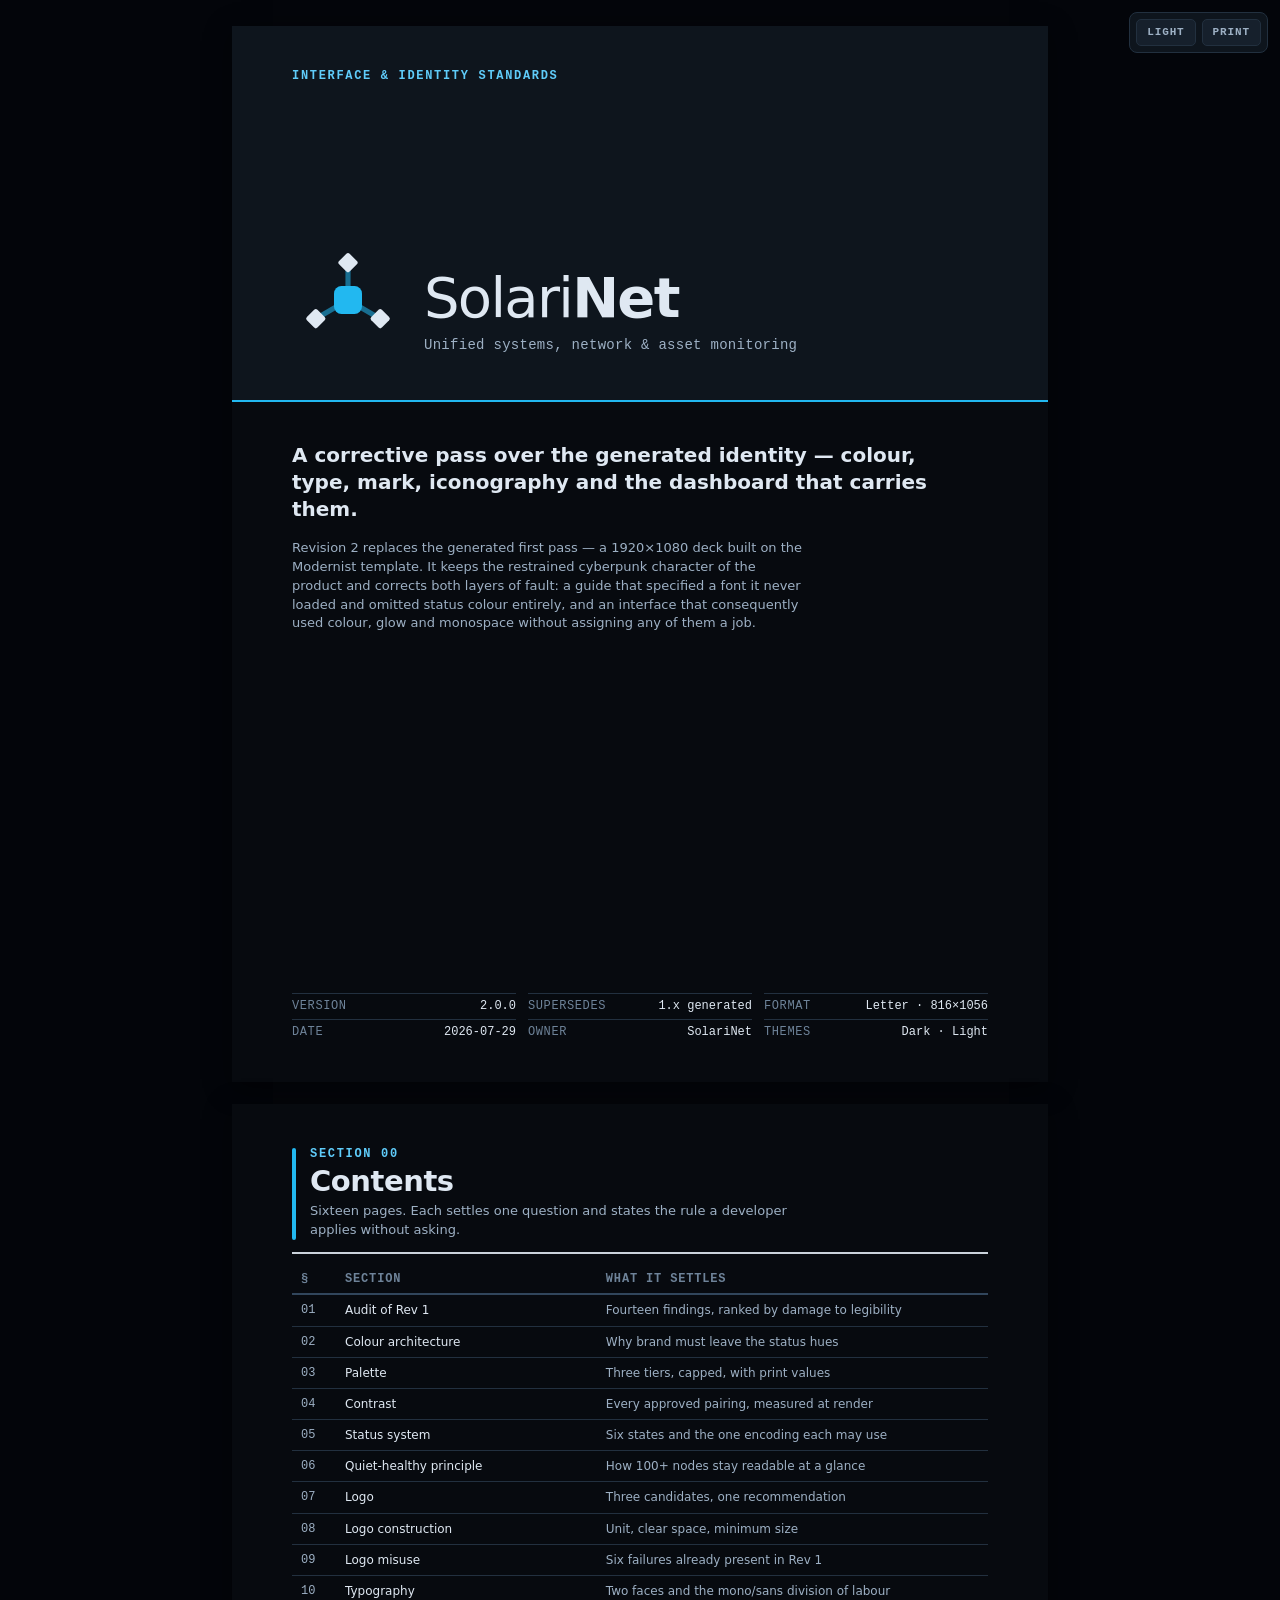
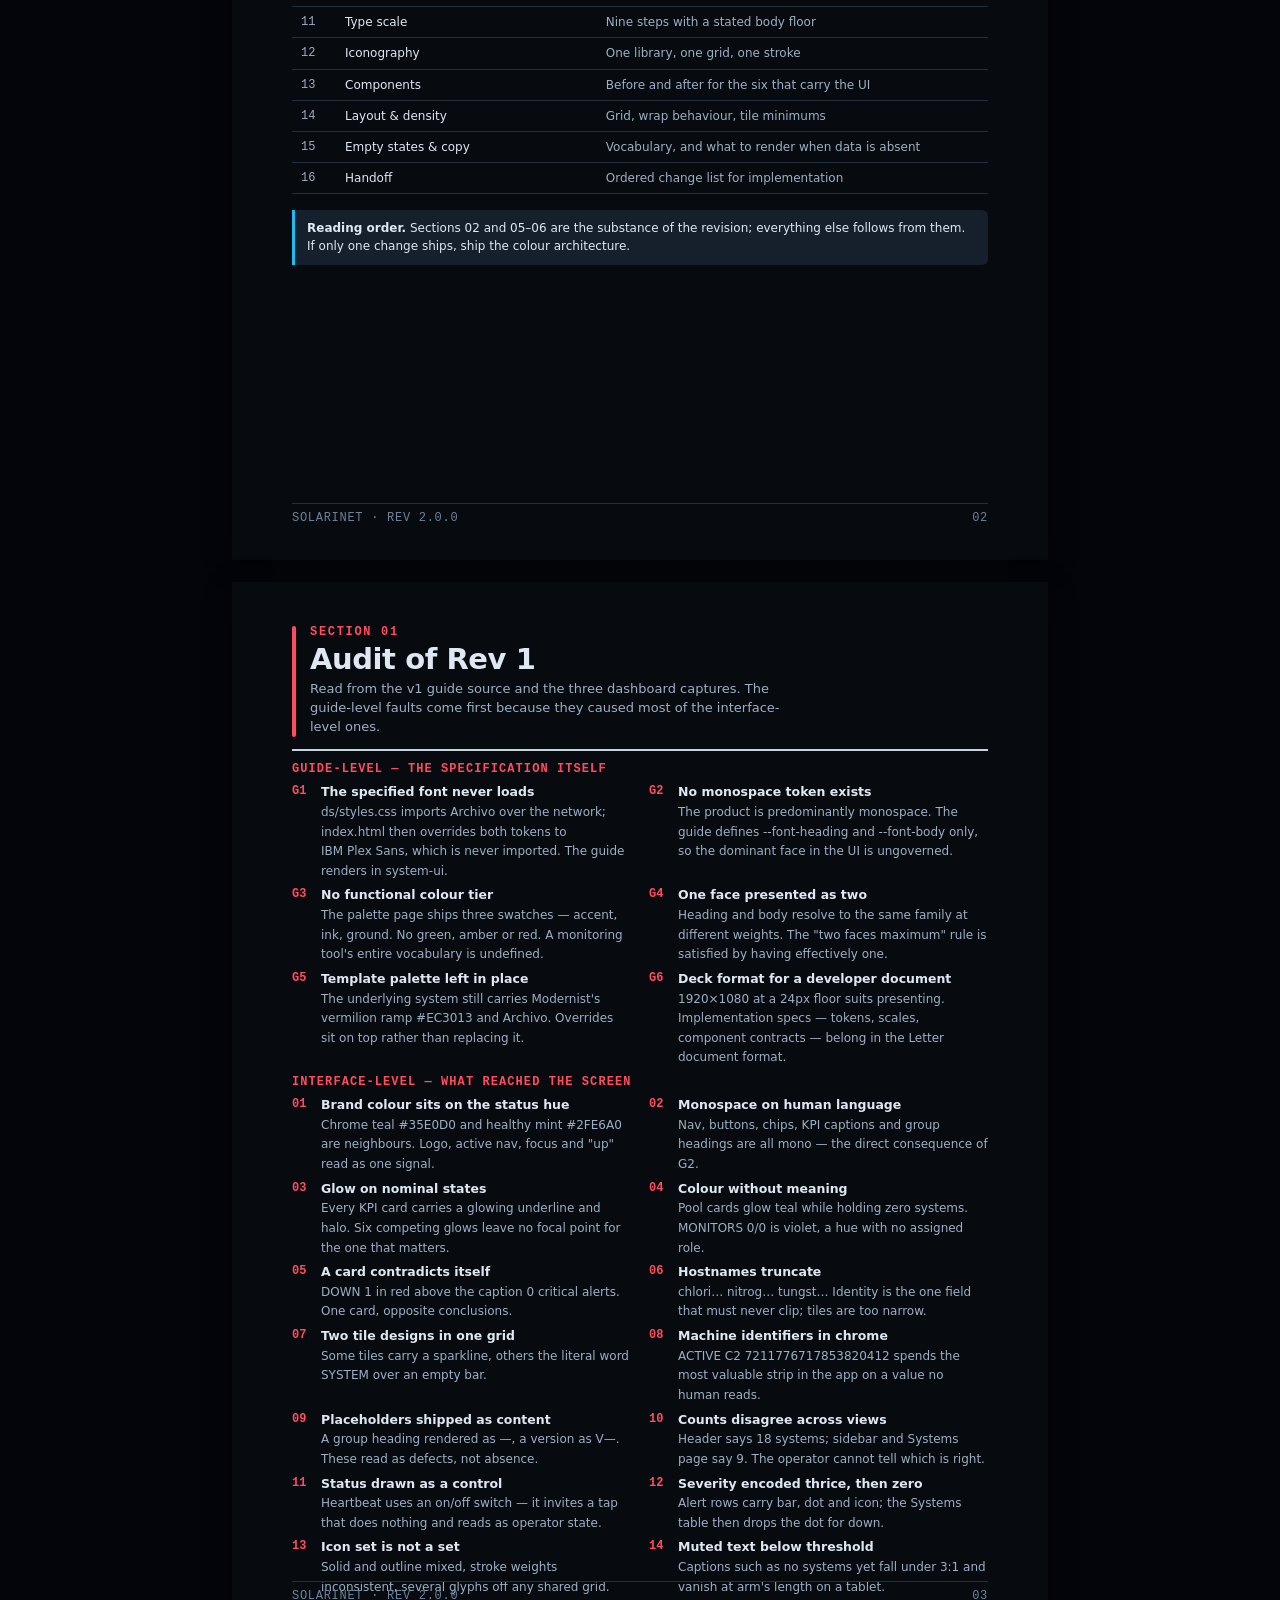
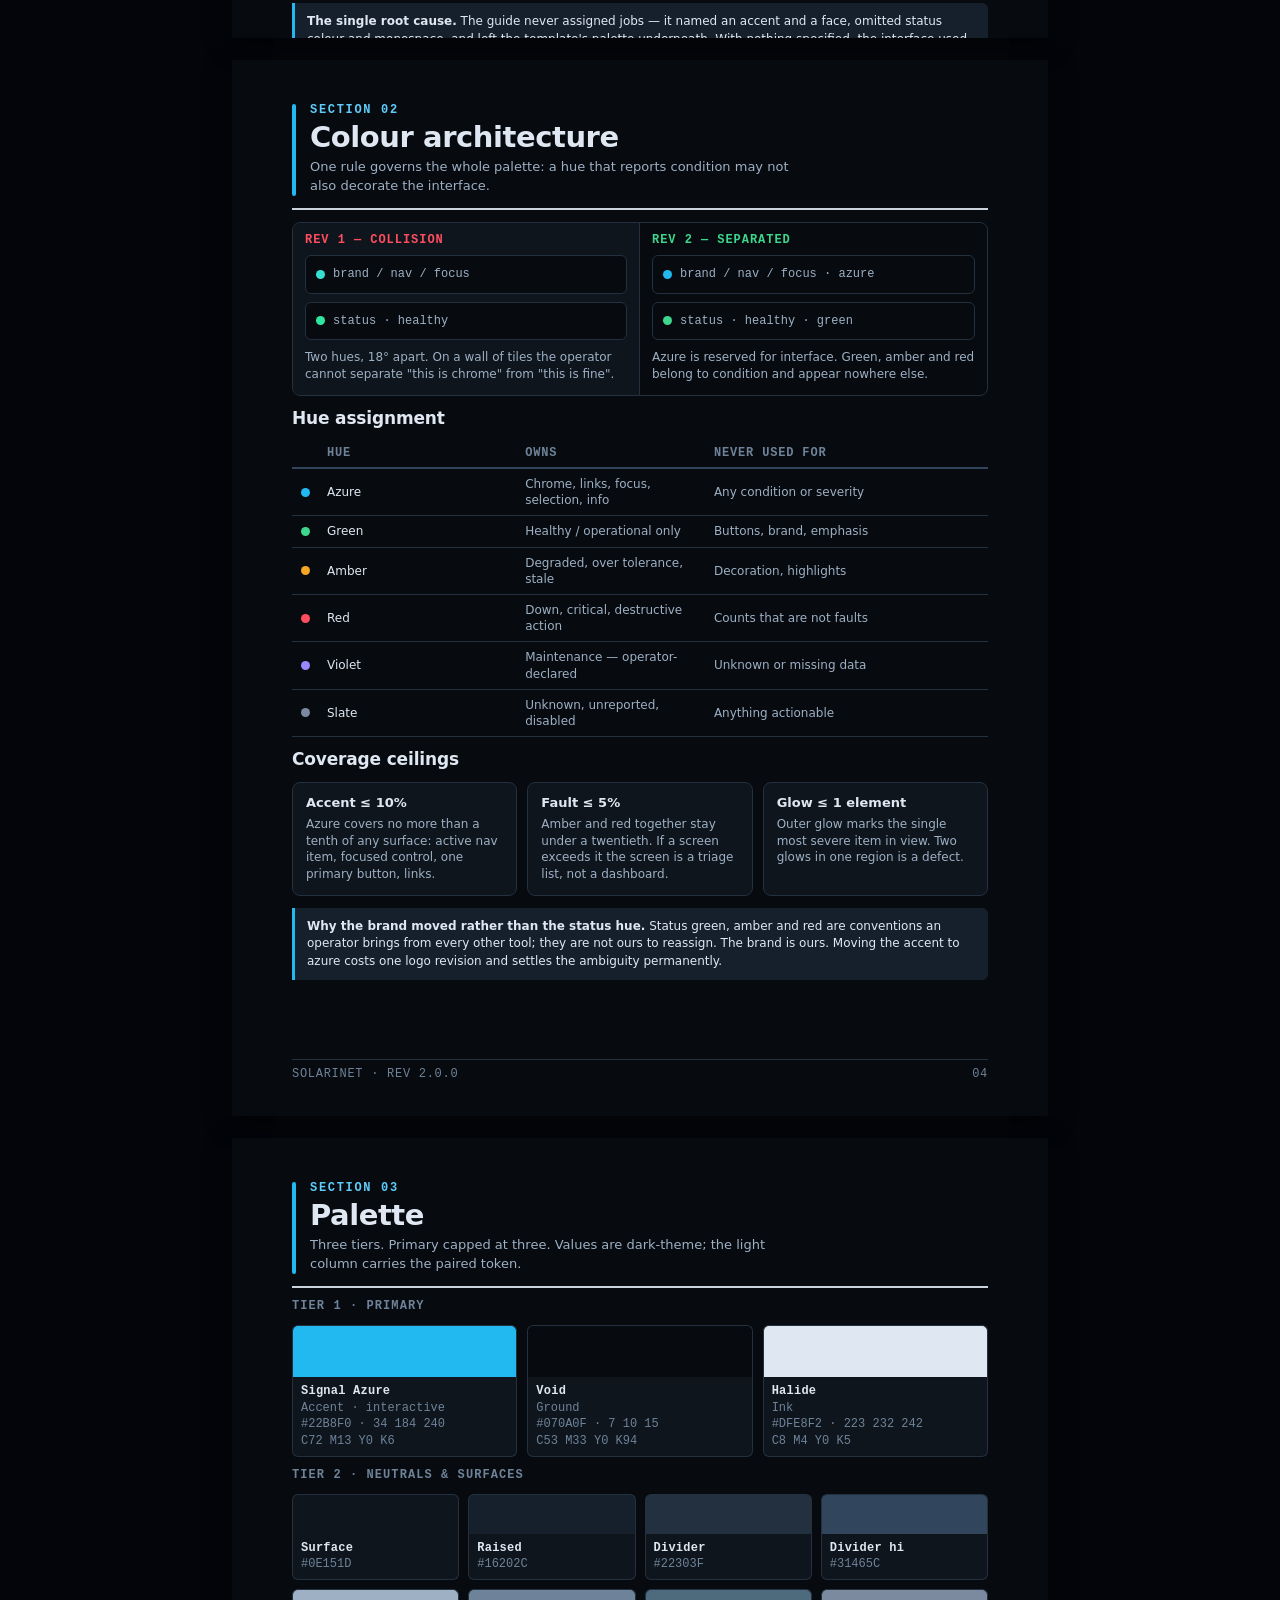
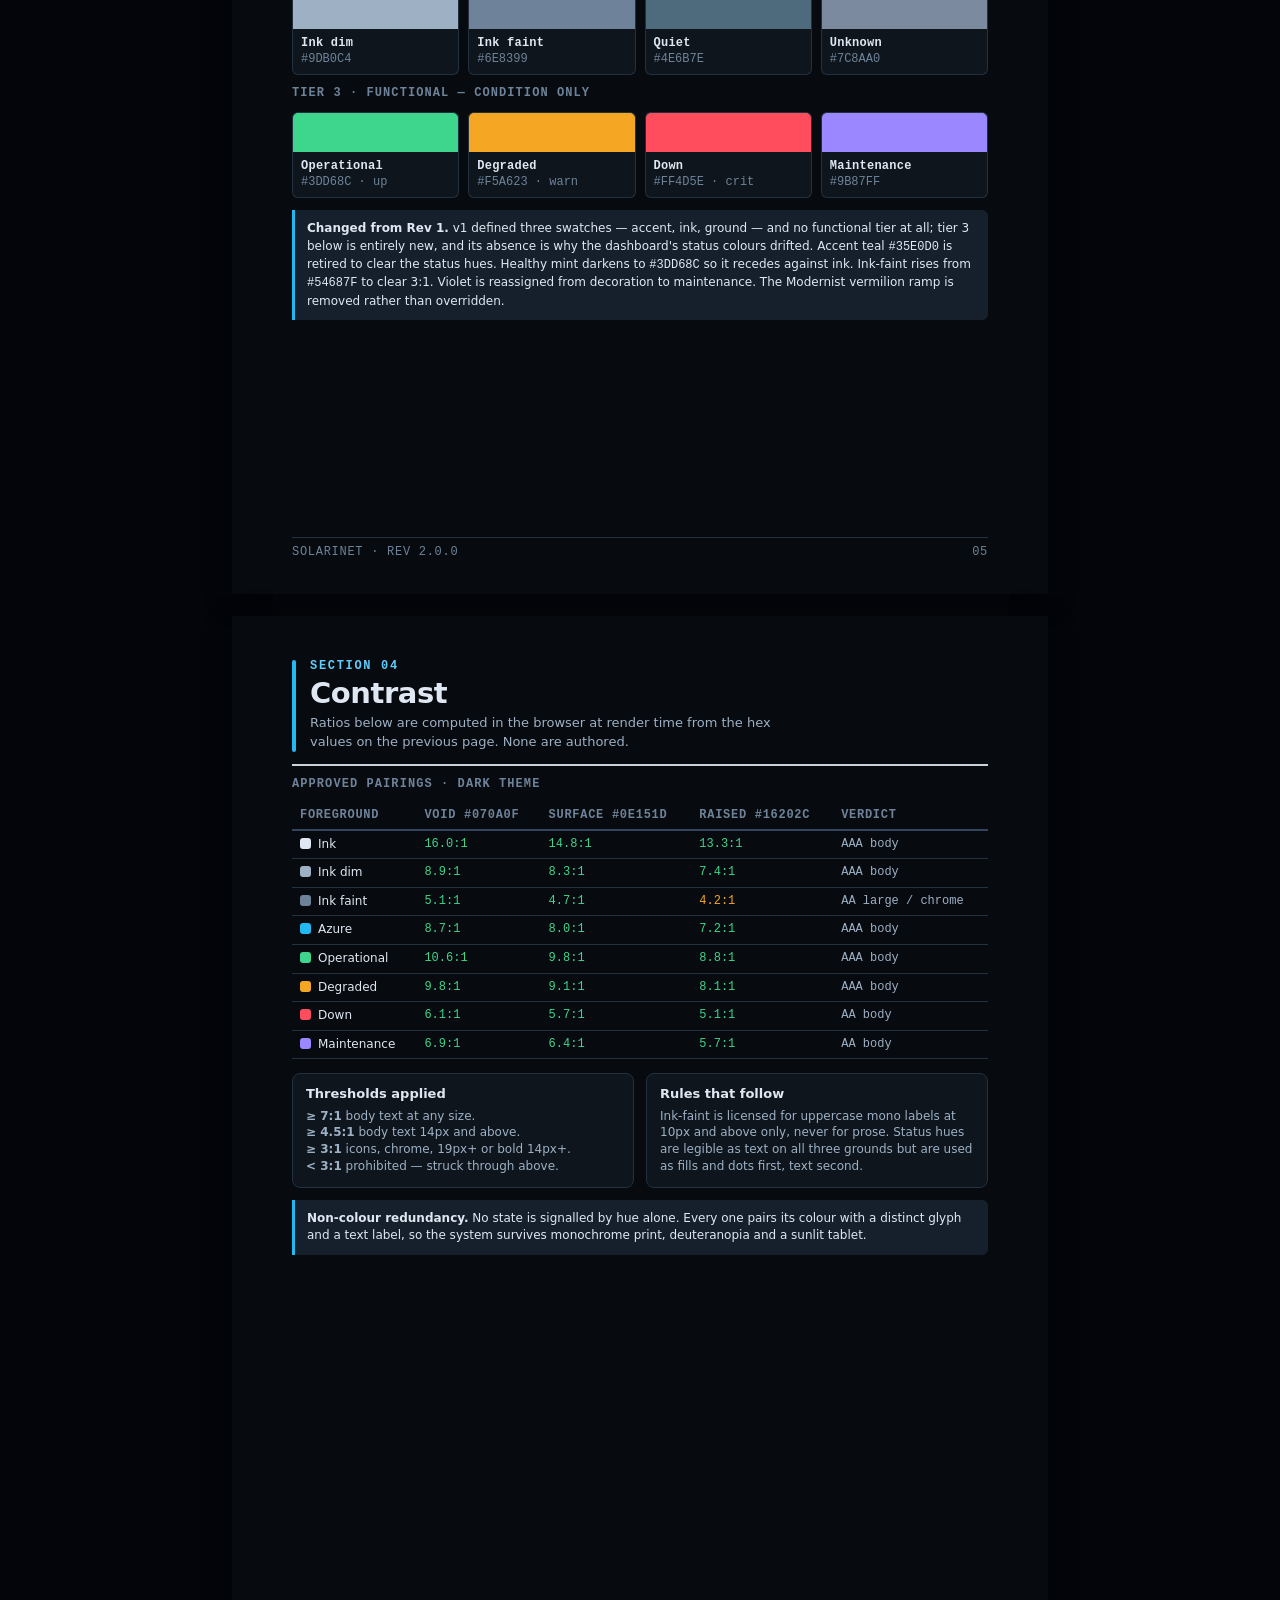
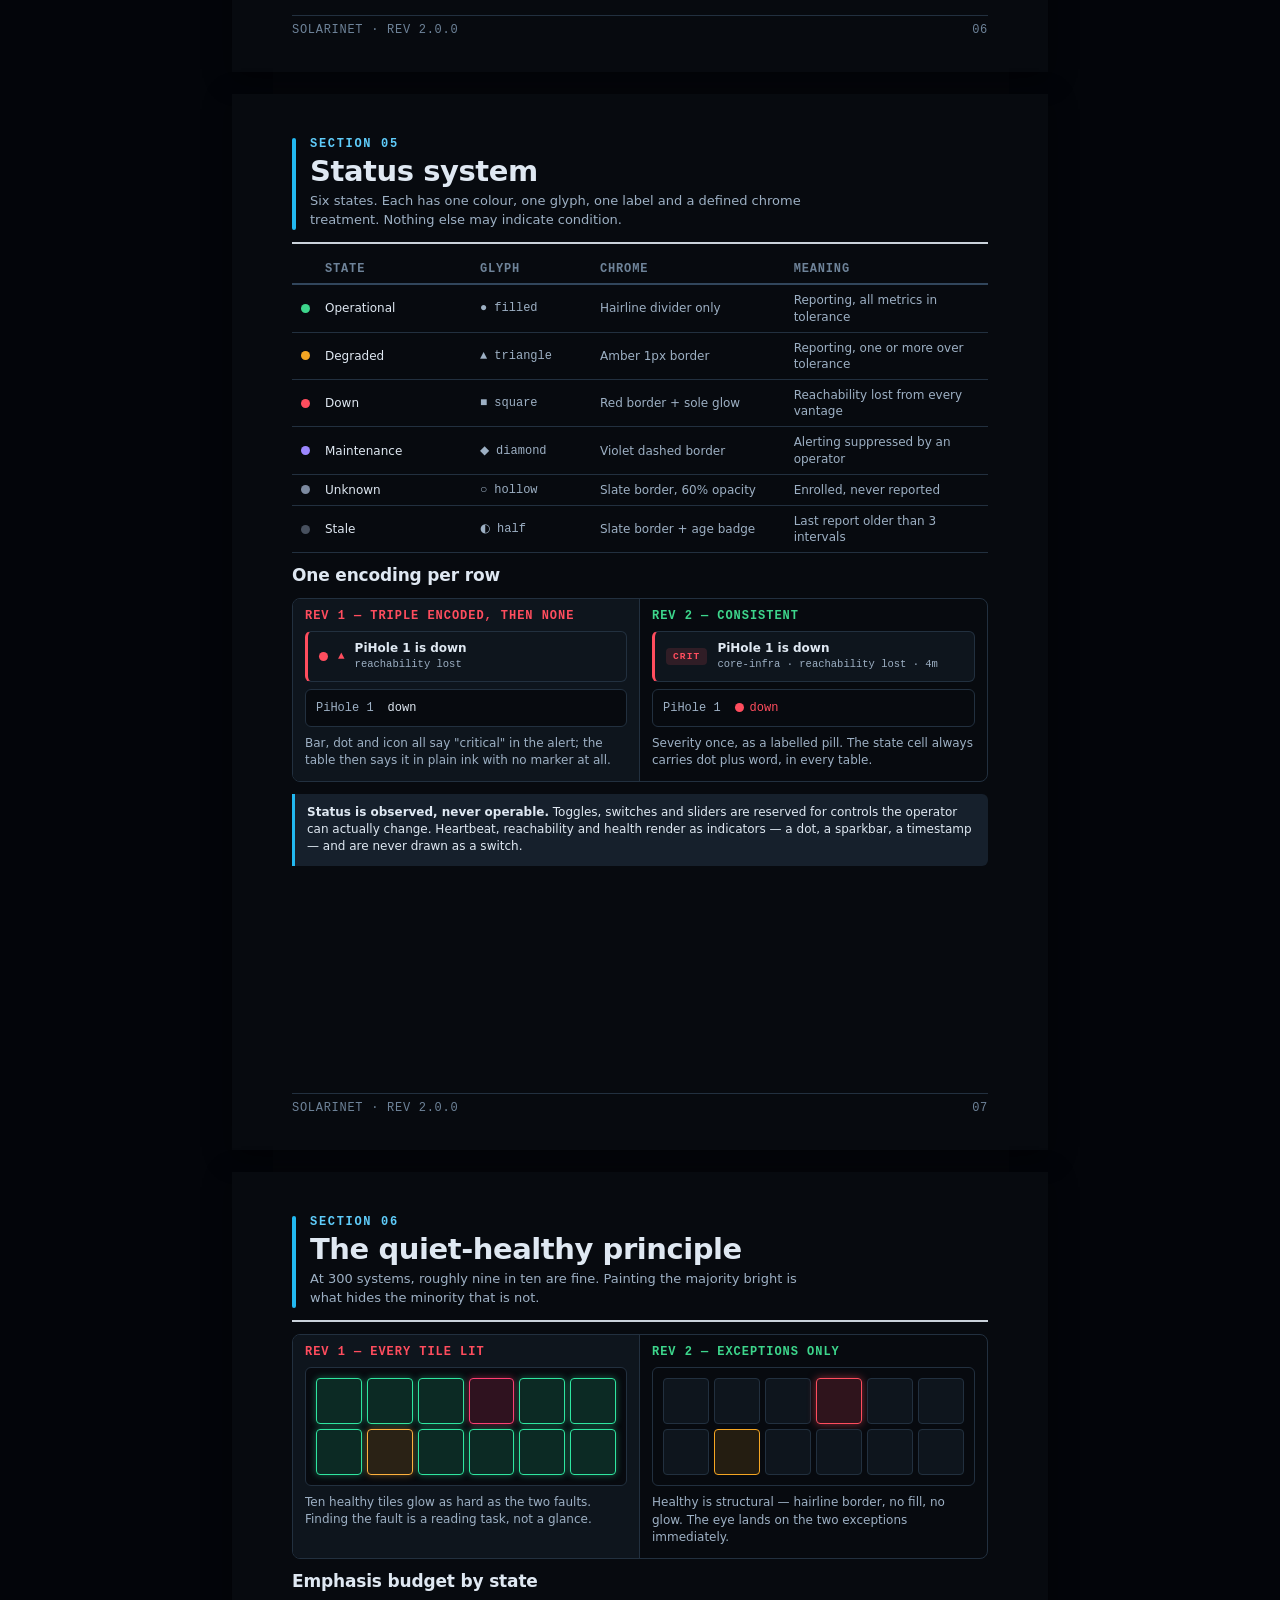
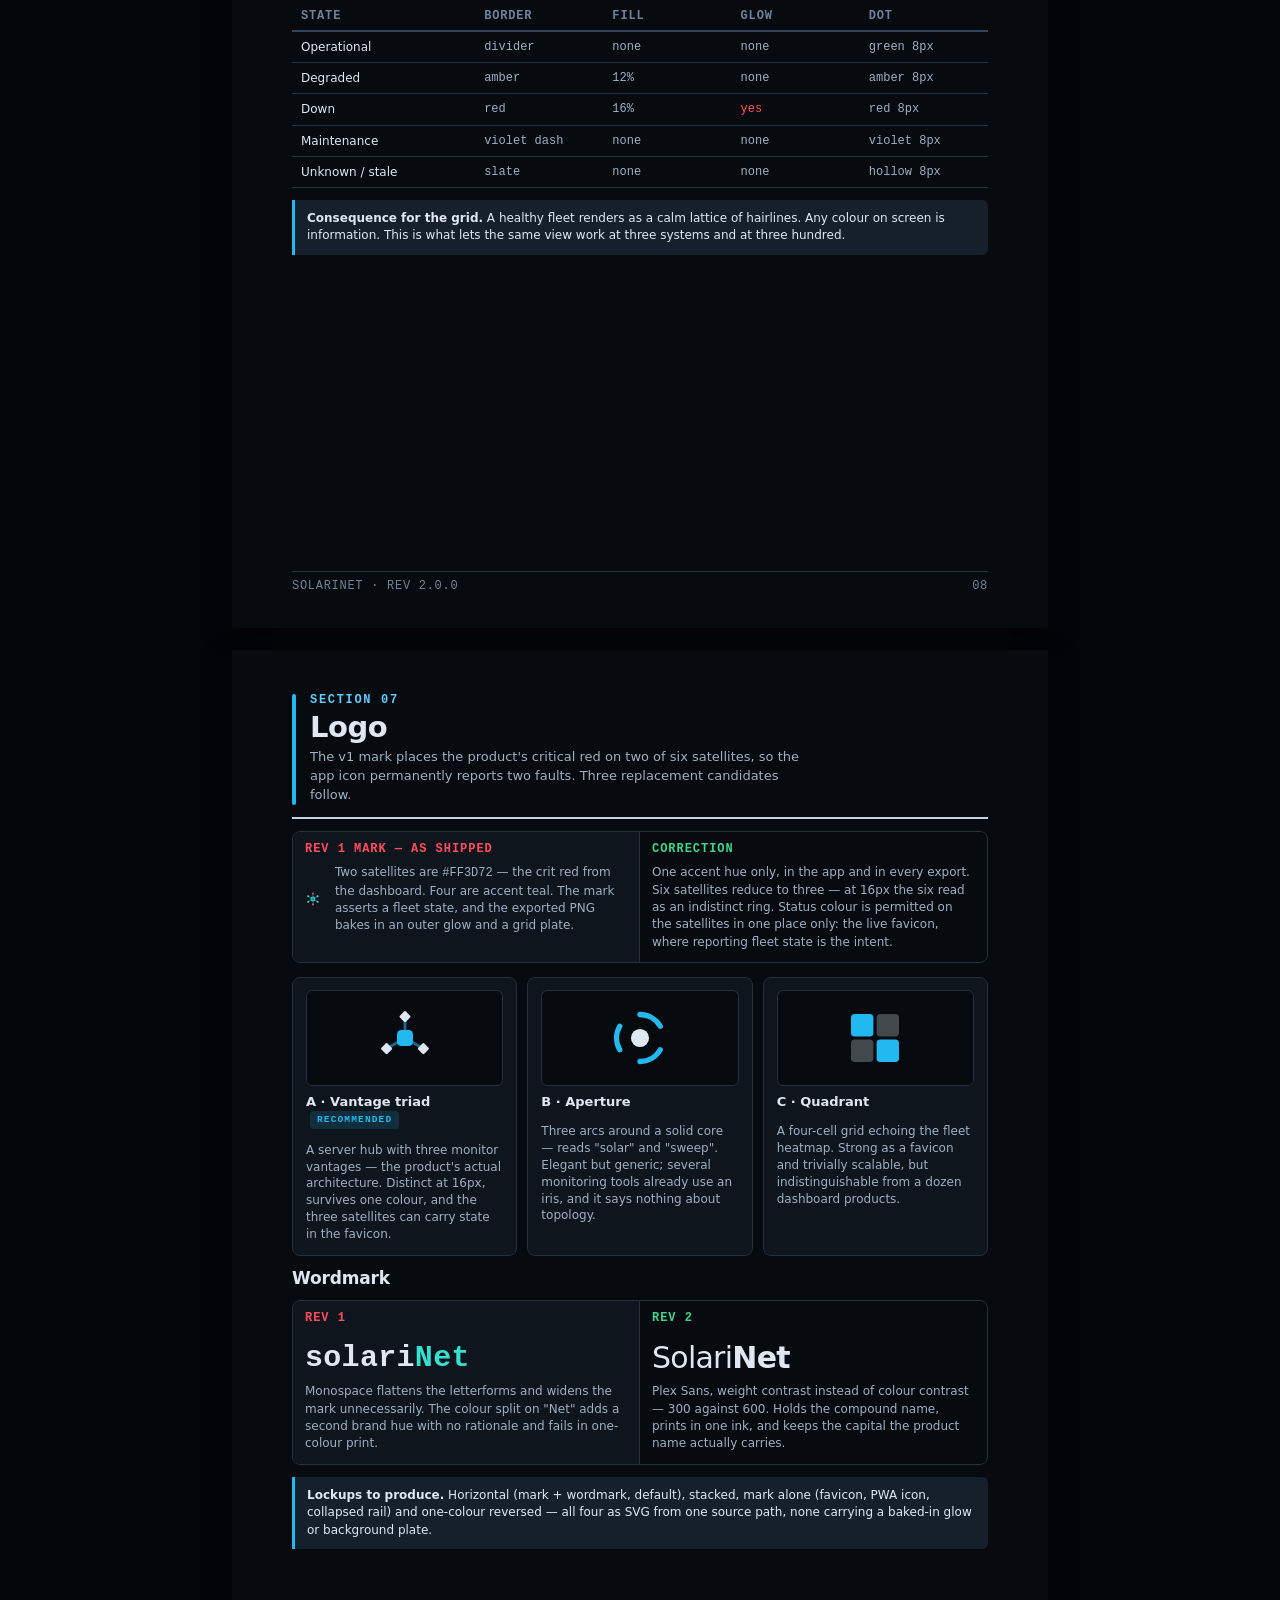
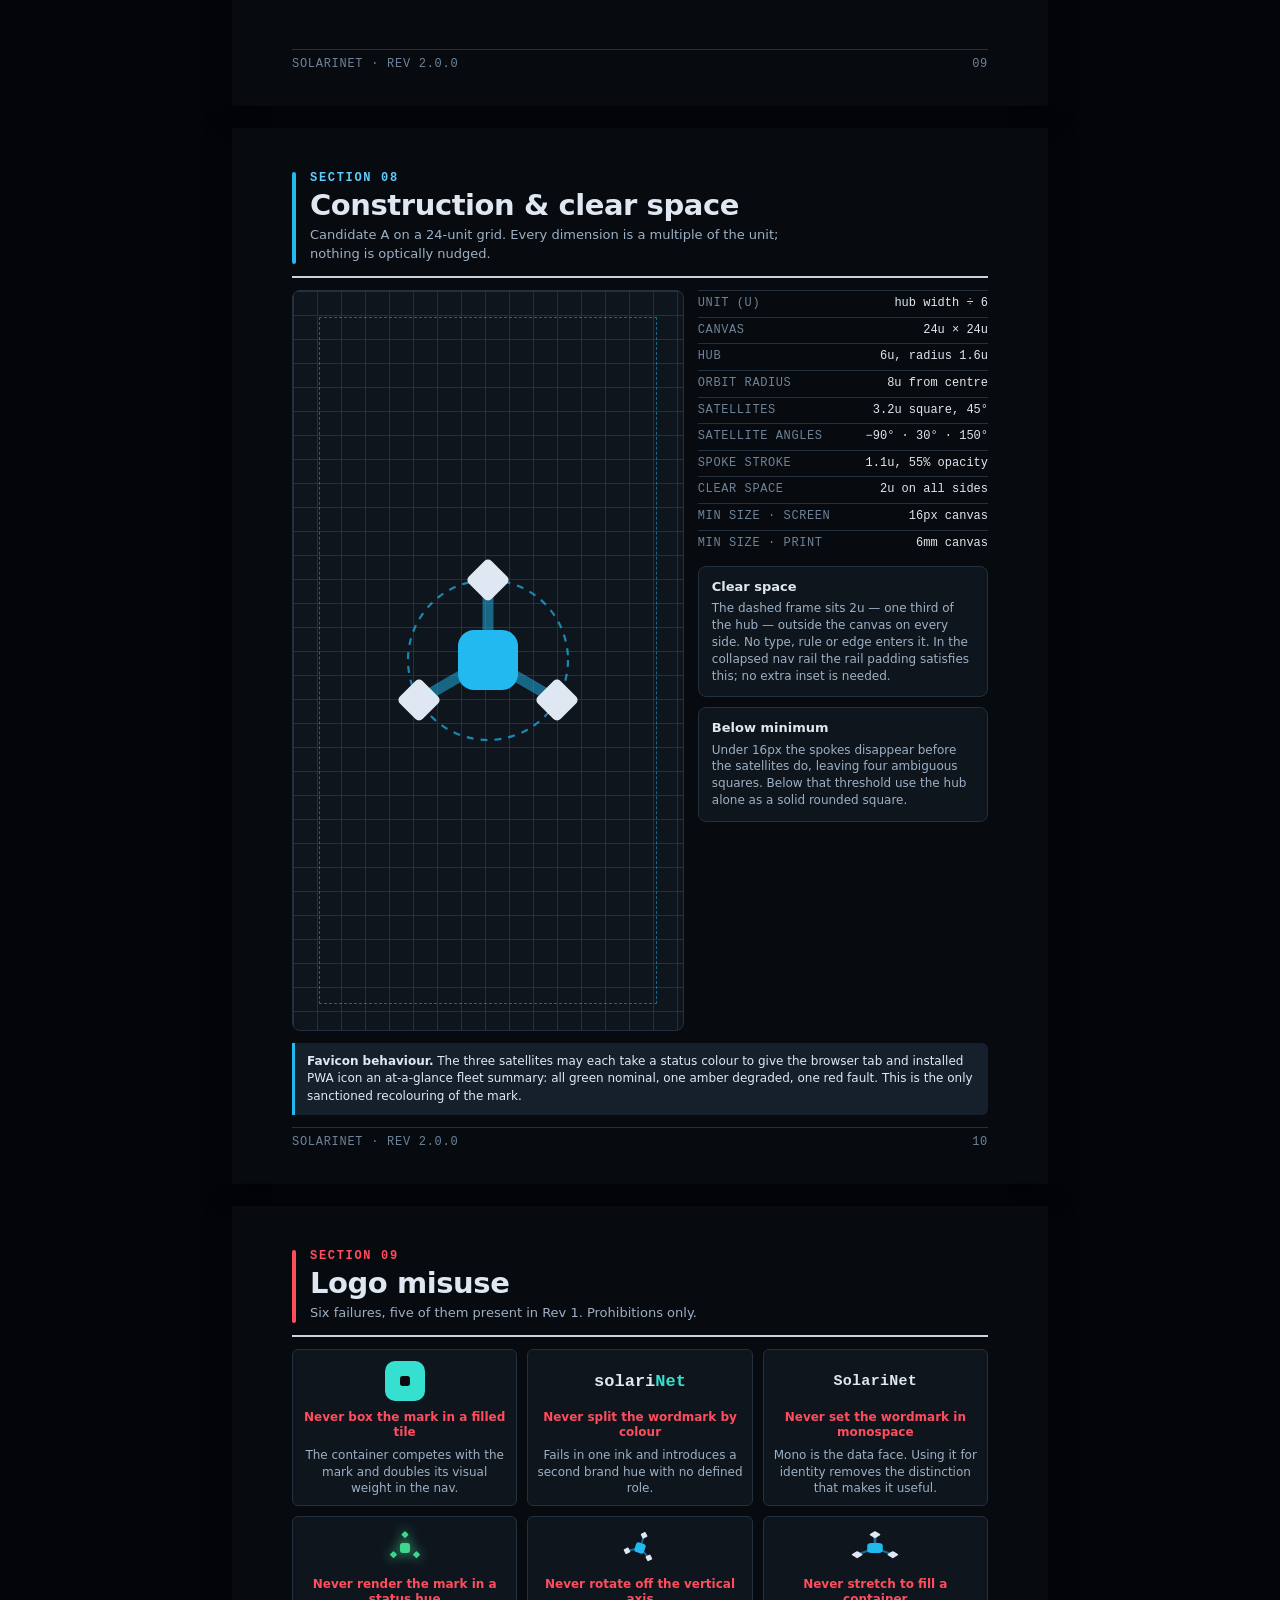
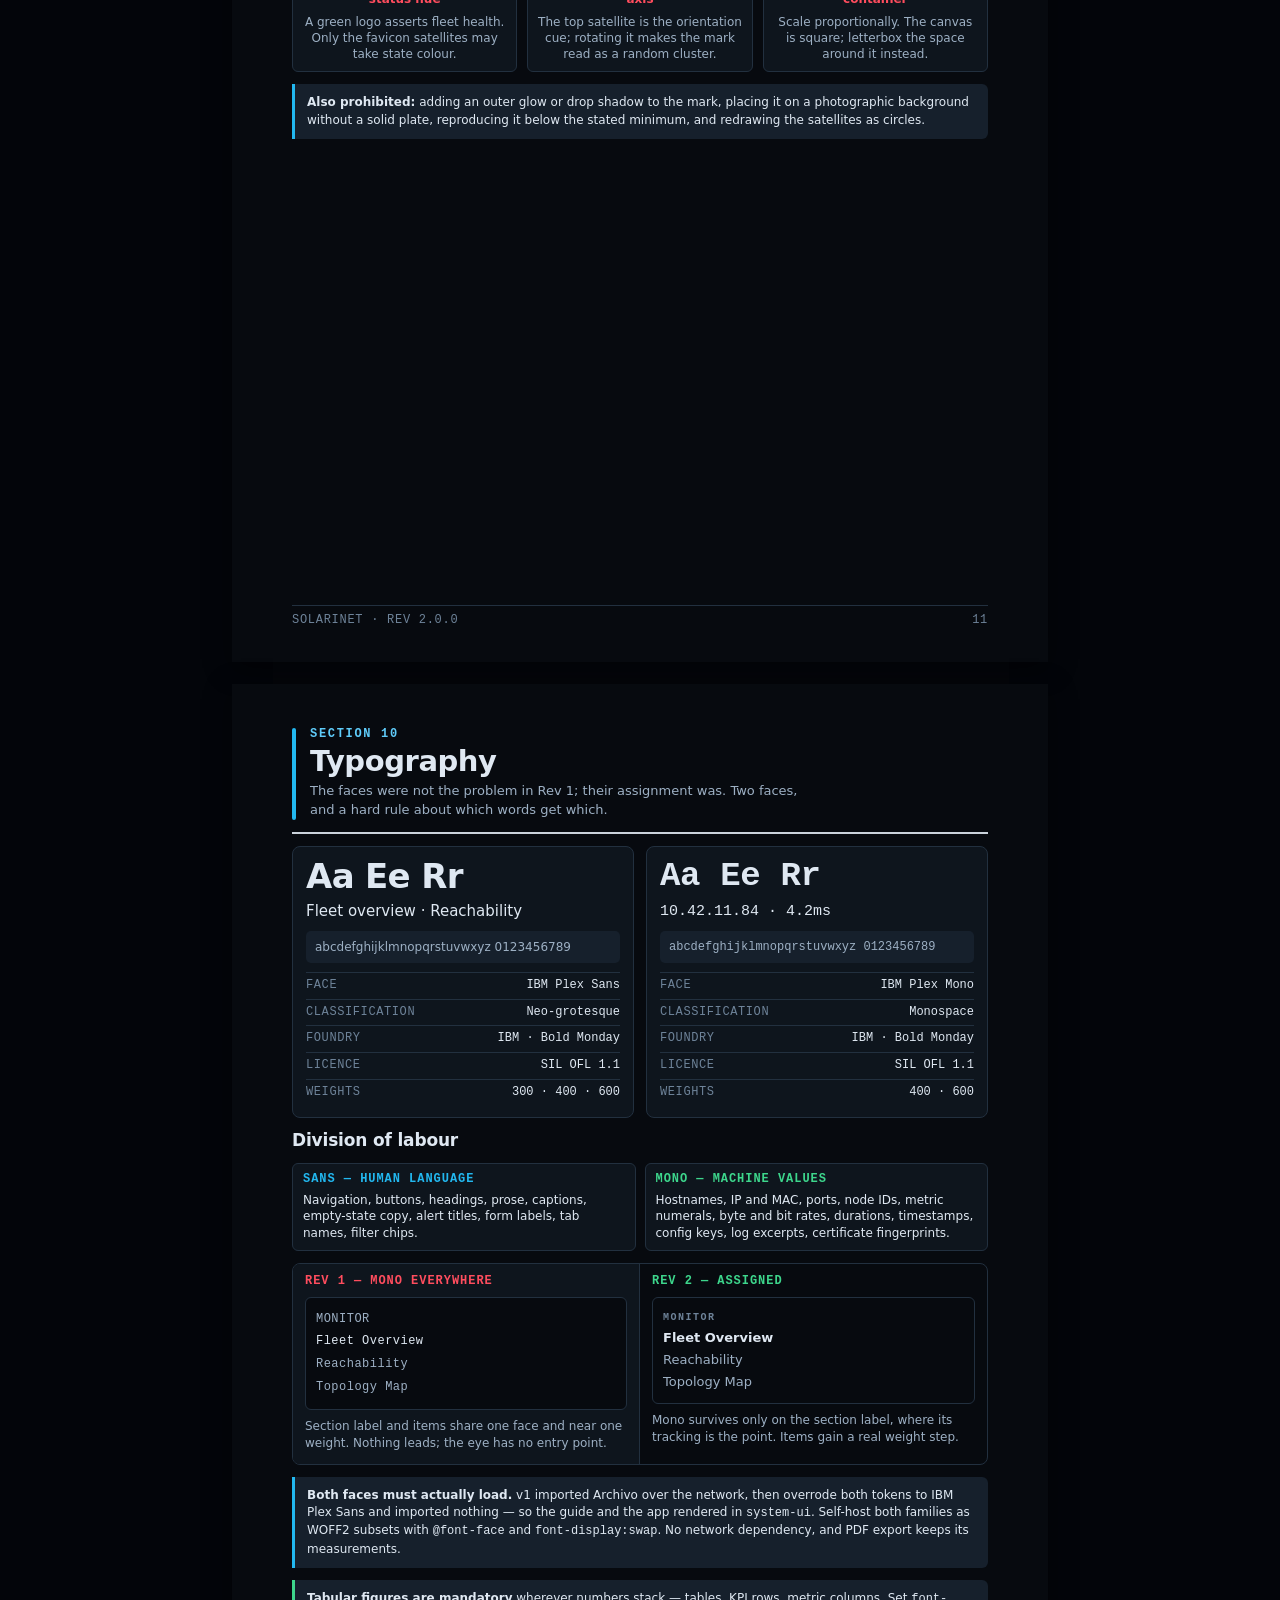
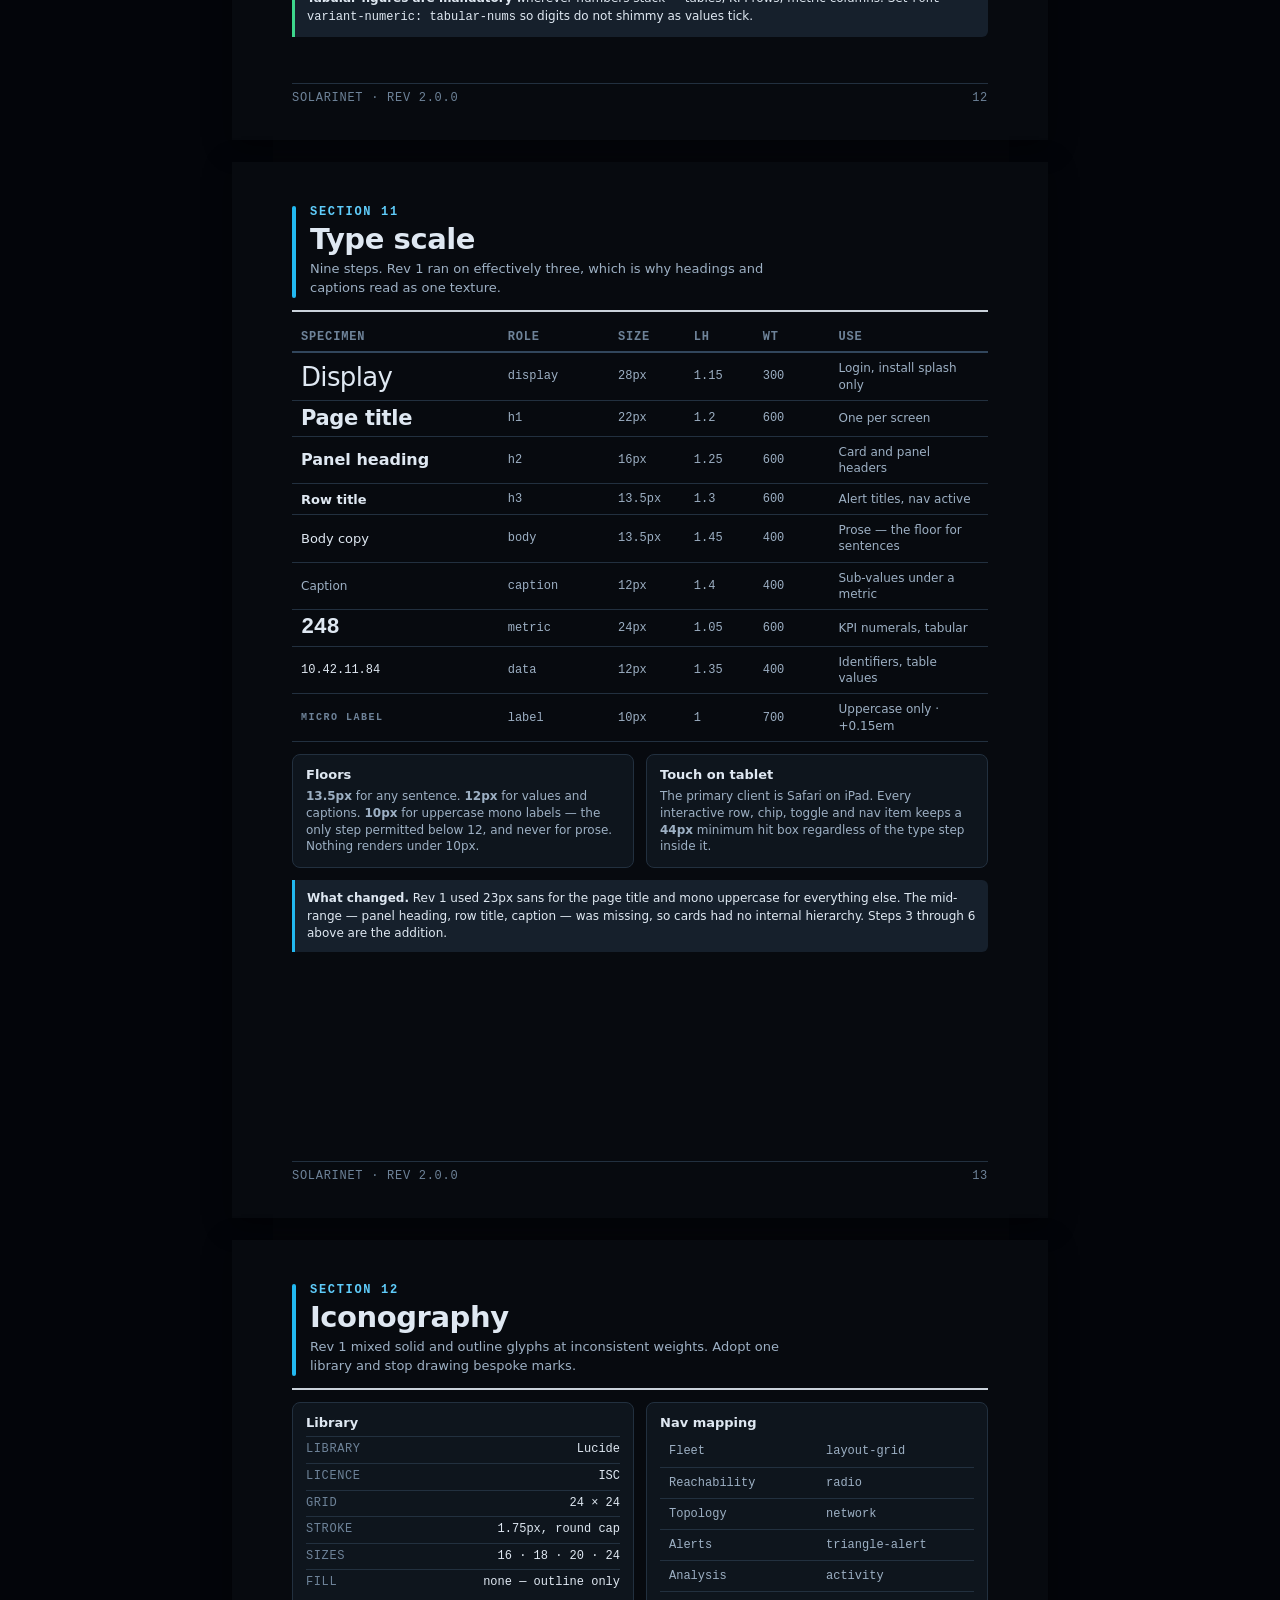
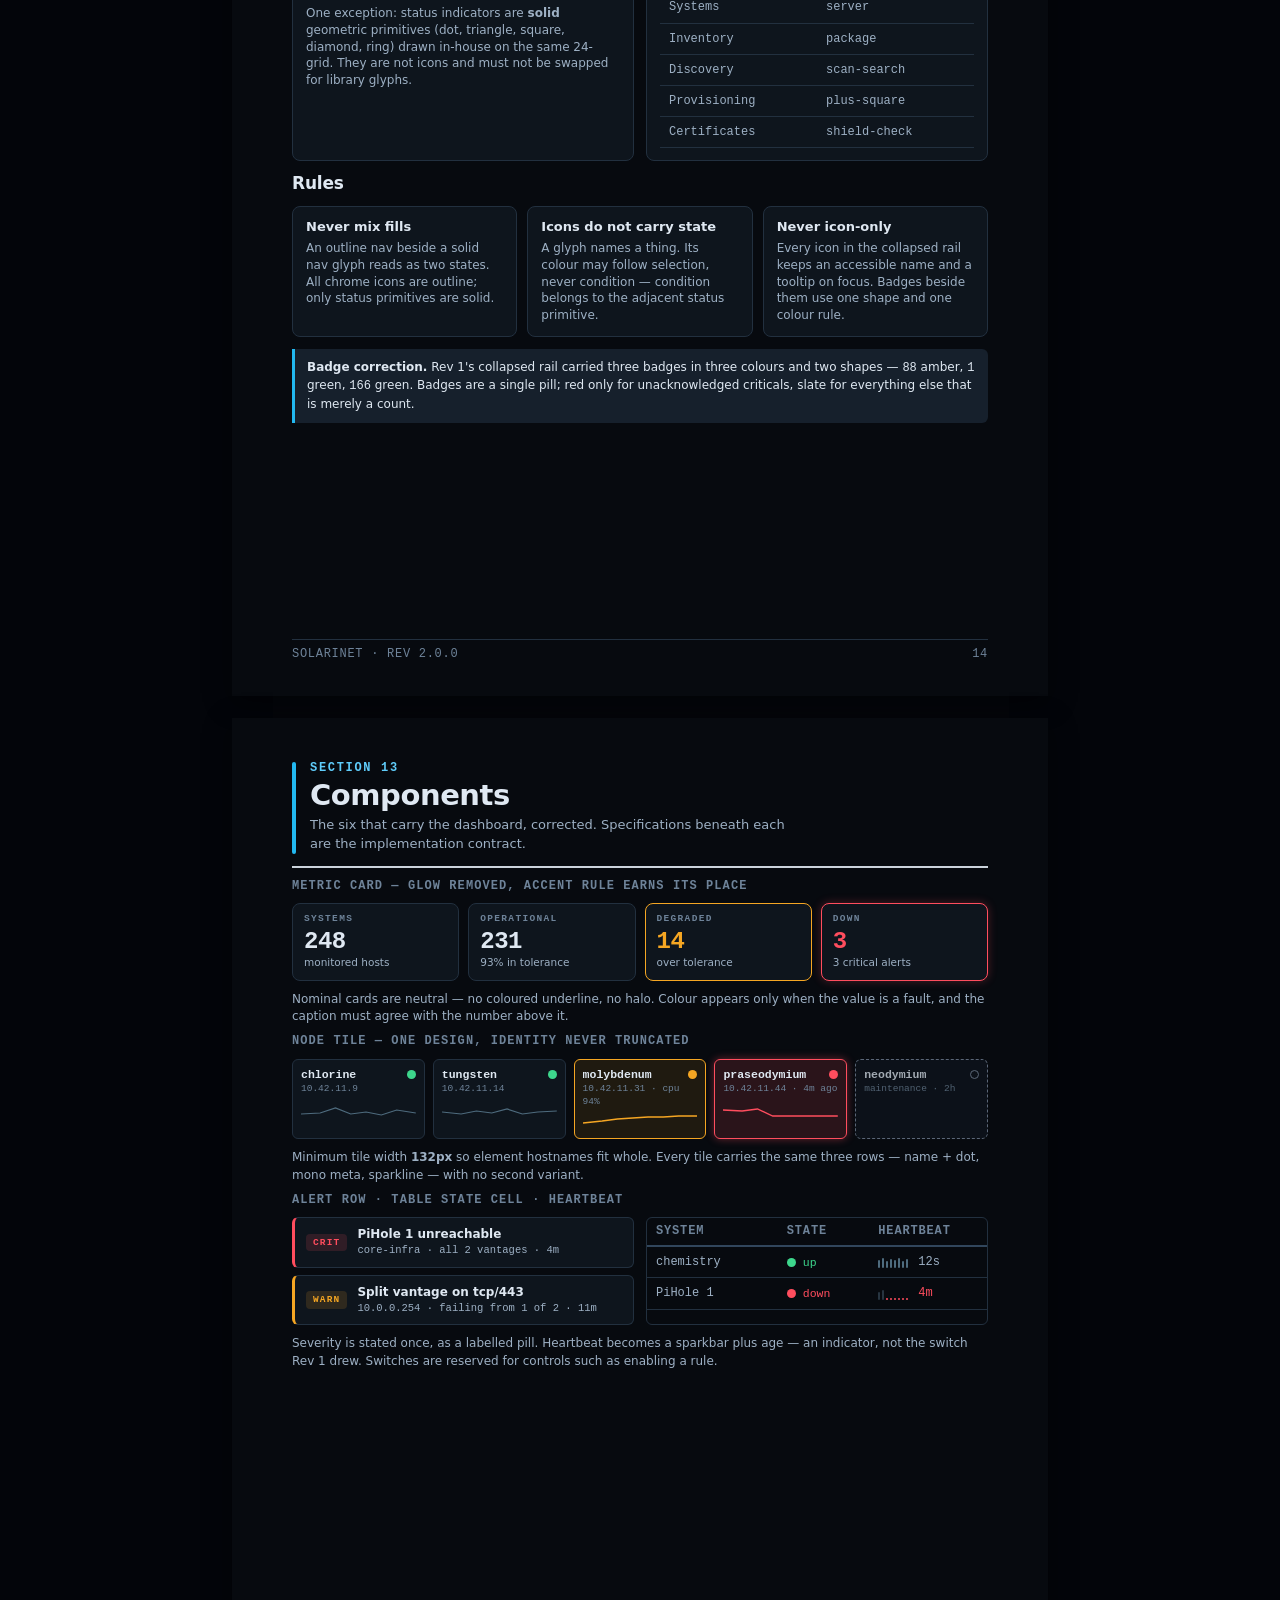
<file: archive/reference/SolariNet Interface Guide Rev2.html>
<!DOCTYPE html>
<html lang="en" data-mode="dark">
<head>
<meta charset="utf-8">
<meta name="omelette-owns-print" content="letter">
<title>SolariNet — Interface &amp; Identity Standards, Rev 2</title>
<style>
:root{
  --unit:8px;
  --font-display:"IBM Plex Sans",system-ui,-apple-system,"Segoe UI",Roboto,sans-serif;
  --font-body:"IBM Plex Sans",system-ui,-apple-system,"Segoe UI",Roboto,sans-serif;
  --font-mono:"IBM Plex Mono",ui-monospace,SFMono-Regular,Menlo,Consolas,monospace;
}
html[data-mode="dark"]{
  --color-bg:#070A0F; --color-surface:#0E151D; --color-raised:#16202C; --color-paper:#0E151D;
  --color-text:#DFE8F2; --color-dim:#9DB0C4; --color-faint:#6E8399;
  --color-divider:#22303F; --color-divider-strong:#31465C;
  --color-accent:#22B8F0; --color-accent-700:#5FCCFA; --color-accent-deep:#0E86B8;
  --color-ok:#3DD68C; --color-quiet:#4E6B7E; --color-warn:#F5A623; --color-crit:#FF4D5E;
  --color-maint:#9B87FF; --color-unknown:#7C8AA0;
  --color-on-field:#06090D; --color-neutral-700:#8299AF;
  --desk:#03050A;
}
html[data-mode="light"]{
  --color-bg:#FFFFFF; --color-surface:#F4F7FA; --color-raised:#EAEFF5; --color-paper:#FFFFFF;
  --color-text:#0F1720; --color-dim:#47596C; --color-faint:#5C6E80;
  --color-divider:#D3DCE6; --color-divider-strong:#B3C1D0;
  --color-accent:#0A7FB0; --color-accent-700:#065C81; --color-accent-deep:#054B6B;
  --color-ok:#0B7F53; --color-quiet:#5A6E80; --color-warn:#94590A; --color-crit:#C4172C;
  --color-maint:#5B41C8; --color-unknown:#5A6B7D;
  --color-on-field:#FFFFFF; --color-neutral-700:#54687C;
  --desk:#B9C3CE;
}
*{box-sizing:border-box}
body{margin:0;background:var(--desk);color:var(--color-text);font-family:var(--font-body);-webkit-font-smoothing:antialiased}
.chrome{position:fixed;top:12px;right:12px;z-index:99;display:flex;gap:6px;background:var(--color-surface);border:1px solid var(--color-divider);border-radius:8px;padding:6px}
.chrome button{font:600 11px/1 var(--font-mono);letter-spacing:.08em;text-transform:uppercase;color:var(--color-dim);background:var(--color-raised);border:1px solid var(--color-divider);border-radius:5px;padding:7px 10px;cursor:pointer}
.chrome button:hover{color:var(--color-accent);border-color:var(--color-accent)}
.stack{display:flex;flex-direction:column;align-items:center;gap:22px;padding:26px 12px 60px}
.page{width:816px;height:1056px;padding:44px 60px 36px;background:var(--color-bg);color:var(--color-text);display:flex;flex-direction:column;gap:12px;position:relative;overflow:hidden;box-shadow:0 6px 26px rgba(0,0,0,.42)}
.ph{display:flex;gap:14px;align-items:flex-start}
.bar{width:4px;align-self:stretch;background:var(--color-accent);flex:0 0 4px;border-radius:2px}
.eyebrow{font:700 12px/1 var(--font-mono);letter-spacing:.14em;text-transform:uppercase;color:var(--color-accent-700)}
h1.t{font:600 29px/1.12 var(--font-display);letter-spacing:-.015em;margin:5px 0 0}
h1.t.cont{font-size:27px}
.sub{font:400 13px/1.45 var(--font-body);color:var(--color-dim);margin-top:5px;max-width:60ch}
.rule{height:2px;background:var(--color-text);opacity:.9}
.body{flex:1;display:flex;flex-direction:column;gap:12px;min-height:0}
h2{font:600 17px/1.2 var(--font-display);margin:0;letter-spacing:-.01em}
h3{font:700 12px/1.1 var(--font-mono);letter-spacing:.09em;text-transform:uppercase;color:var(--color-faint);margin:0}
p{font:400 13px/1.45 var(--font-body);margin:0;color:var(--color-text)}
p.d{color:var(--color-dim)}
.foot{margin-top:auto;border-top:1px solid var(--color-divider);padding-top:8px;display:flex;justify-content:space-between;font:400 12px/1 var(--font-mono);letter-spacing:.06em;text-transform:uppercase;color:var(--color-faint)}
.g2{display:grid;grid-template-columns:1fr 1fr;gap:12px}
.g3{display:grid;grid-template-columns:repeat(3,1fr);gap:10px}
.g4{display:grid;grid-template-columns:repeat(4,1fr);gap:9px}
.card{border:1px solid var(--color-divider);border-radius:8px;background:var(--color-surface);padding:12px 13px}
.card h4{font:600 13px/1.25 var(--font-display);margin:0 0 5px}
.card p{font-size:12px;line-height:1.4;color:var(--color-dim)}
.tbl{display:grid;width:100%;font-size:12px}
.tbl .hd{font:700 12px/1.1 var(--font-mono);letter-spacing:.07em;text-transform:uppercase;color:var(--color-faint);padding:7px 9px;border-bottom:2px solid var(--color-divider-strong)}
.tbl.tight .cl{padding:4px 9px}
.tbl.tight .hd{padding:5px 9px}
.tbl .cl{padding:7px 9px;border-bottom:1px solid var(--color-divider);font:400 12px/1.35 var(--font-body);display:flex;align-items:center;gap:7px}
.tbl .cl.m{font-family:var(--font-mono);font-size:12px;color:var(--color-dim)}
.dot{width:9px;height:9px;border-radius:50%;flex:0 0 9px;display:inline-block}
.sw{height:52px;border-radius:6px 6px 0 0;border:1px solid var(--color-divider);border-bottom:none}
.swm{font:400 12px/1.4 var(--font-mono);color:var(--color-faint);padding:6px 8px;border:1px solid var(--color-divider);border-top:none;border-radius:0 0 6px 6px;background:var(--color-surface)}
.swm b{display:block;font:600 12px/1.35 var(--font-mono);color:var(--color-text);letter-spacing:.02em}
.mono{font-family:var(--font-mono)}
.bad{color:var(--color-crit)}.good{color:var(--color-ok)}.wn{color:var(--color-warn)}
.pill{font:700 9.5px/1 var(--font-mono);letter-spacing:.12em;text-transform:uppercase;padding:4px 7px;border-radius:4px;display:inline-block}
.find{display:grid;grid-template-columns:20px 1fr;gap:9px;align-items:start}
.find .n{font:700 12px/1.3 var(--font-mono);color:var(--color-crit)}
.find b{font:600 12.5px/1.35 var(--font-display);display:block}
.find span{font:400 12px/1.38 var(--font-body);color:var(--color-dim)}
.ba{display:grid;grid-template-columns:1fr 1fr;gap:0;border:1px solid var(--color-divider);border-radius:8px;overflow:hidden}
.ba>div{padding:11px 12px}
.ba>div:first-child{border-right:1px solid var(--color-divider);background:var(--color-surface)}
.balab{font:700 12px/1.1 var(--font-mono);letter-spacing:.08em;text-transform:uppercase;margin-bottom:8px}
.demo{background:var(--color-bg);border:1px solid var(--color-divider);border-radius:6px;padding:10px}
.tile{border:1px solid var(--color-divider);border-radius:6px;background:var(--color-surface);padding:8px;min-width:0}
.tile .nm{font:600 11.5px/1.2 var(--font-mono);white-space:nowrap;overflow:hidden;text-overflow:ellipsis}
.tile .mt{font:400 9.5px/1.3 var(--font-mono);color:var(--color-faint);margin-top:2px}
.spark{height:16px;margin-top:6px}
.kpi{border:1px solid var(--color-divider);border-radius:8px;background:var(--color-surface);padding:10px 11px}
.kpi .k{font:700 9.5px/1 var(--font-mono);letter-spacing:.14em;text-transform:uppercase;color:var(--color-faint)}
.kpi .v{font:600 24px/1.05 var(--font-mono);margin-top:5px;letter-spacing:-.02em}
.kpi .s{font:400 10.5px/1.3 var(--font-body);color:var(--color-dim);margin-top:2px}
.alert{display:flex;align-items:center;gap:10px;padding:9px 11px;border:1px solid var(--color-divider);border-left-width:3px;border-radius:6px;background:var(--color-surface)}
.alert .t{font:600 12px/1.25 var(--font-display)}
.alert .m{font:400 10.5px/1.3 var(--font-mono);color:var(--color-dim);margin-top:2px}
.spec{display:flex;flex-direction:column}
.spec .r{display:flex;justify-content:space-between;gap:10px;border-top:1px solid var(--color-divider);padding:5px 0;font:400 12px/1.3 var(--font-body)}
.spec .r span:first-child{color:var(--color-faint);font-family:var(--font-mono);font-size:12px;letter-spacing:.05em;text-transform:uppercase}
.spec .r span:last-child{font-family:var(--font-mono);text-align:right;color:var(--color-text)}
.cons{position:relative;background:
  linear-gradient(var(--color-divider) 1px,transparent 1px) 0 0/100% 24px,
  linear-gradient(90deg,var(--color-divider) 1px,transparent 1px) 0 0/24px 100%,
  var(--color-surface);border:1px solid var(--color-divider);border-radius:8px;display:grid;place-items:center;padding:18px}
.cs{position:absolute;inset:26px;border:1px dashed var(--color-accent);opacity:.5}
.no{border:1px solid var(--color-divider);border-radius:6px;background:var(--color-surface);padding:9px;display:flex;flex-direction:column;gap:7px;align-items:center;text-align:center}
.no .cap{font:600 12px/1.25 var(--font-body);color:var(--color-crit)}
.no .fig{height:44px;display:grid;place-items:center;width:100%}
ul.cl2{margin:0;padding-left:16px}
ul.cl2 li{font:400 12px/1.5 var(--font-body);color:var(--color-dim);margin-bottom:3px}
ul.cl2 li b{color:var(--color-text);font-weight:600}
.tt{font:400 12px/1.35 var(--font-mono);color:var(--color-dim)}
.hl{background:var(--color-raised);border-left:3px solid var(--color-accent);border-radius:0 6px 6px 0;padding:10px 12px}
.hl p{font-size:12px;line-height:1.45}
.co{display:grid;grid-template-columns:1fr 1fr;gap:9px}
.co .box{border:1px solid var(--color-divider);border-radius:6px;padding:9px 10px;background:var(--color-surface)}
.co .box .lab{font:700 12px/1.1 var(--font-mono);letter-spacing:.08em;text-transform:uppercase;margin-bottom:6px}
.co .box p{font-size:12px;line-height:1.38}
@media print{
  @page{size:letter;margin:0}
  body{background:#fff}
  .chrome{display:none}
  .stack{padding:0;gap:0}
  .page{box-shadow:none;break-after:page}
}
</style>
</head>
<body data-type-floor="12">

<div class="chrome">
  <button data-theme-toggle>Light</button>
  <button onclick="window.print()">Print</button>
</div>

<div class="stack">

<!-- ============ E01 COVER ============ -->
<section class="page" data-label="E01 Cover" style="padding:0;gap:0">
  <div style="height:376px;background:var(--color-surface);border-bottom:2px solid var(--color-accent);padding:44px 60px;display:flex;flex-direction:column">
    <div class="eyebrow">Interface &amp; identity standards</div>
    <div style="margin-top:auto;display:flex;align-items:flex-end;gap:20px">
      <svg width="112" height="112" viewBox="0 0 24 24" aria-label="SolariNet mark">
        <g fill="none" stroke="var(--color-accent)" stroke-width="1.1" opacity=".55">
          <path d="M12 12V4M12 12l6.9 4M12 12L5.1 16"/>
        </g>
        <rect x="9" y="9" width="6" height="6" rx="1.6" fill="var(--color-accent)"/>
        <g fill="var(--color-text)">
          <rect x="10.4" y="2.4" width="3.2" height="3.2" rx=".5" transform="rotate(45 12 4)"/>
          <rect x="17.3" y="14.4" width="3.2" height="3.2" rx=".5" transform="rotate(45 18.9 16)"/>
          <rect x="3.5" y="14.4" width="3.2" height="3.2" rx=".5" transform="rotate(45 5.1 16)"/>
        </g>
      </svg>
      <div>
        <div style="font:300 56px/1 var(--font-display);letter-spacing:-.03em">Solari<span style="font-weight:600">Net</span></div>
        <div style="font:400 14px/1.4 var(--font-mono);color:var(--color-dim);margin-top:10px;letter-spacing:.02em">Unified systems, network &amp; asset monitoring</div>
      </div>
    </div>
  </div>
  <div style="flex:1;padding:40px 60px 36px;display:flex;flex-direction:column">
    <div style="font:600 20px/1.35 var(--font-display);max-width:46ch">A corrective pass over the generated identity — colour, type, mark, iconography and the dashboard that carries them.</div>
    <p class="d" style="margin-top:16px;max-width:62ch">Revision 2 replaces the generated first pass — a 1920×1080 deck built on the Modernist template. It keeps the restrained cyberpunk character of the product and corrects both layers of fault: a guide that specified a font it never loaded and omitted status colour entirely, and an interface that consequently used colour, glow and monospace without assigning any of them a job.</p>
    <div style="margin-top:auto;display:grid;grid-template-columns:repeat(3,1fr);gap:12px">
      <div class="spec"><div class="r"><span>Version</span><span>2.0.0</span></div><div class="r"><span>Date</span><span>2026-07-29</span></div></div>
      <div class="spec"><div class="r"><span>Supersedes</span><span>1.x generated</span></div><div class="r"><span>Owner</span><span>SolariNet</span></div></div>
      <div class="spec"><div class="r"><span>Format</span><span>Letter · 816×1056</span></div><div class="r"><span>Themes</span><span>Dark · Light</span></div></div>
    </div>
  </div>
</section>

<!-- ============ E02 CONTENTS ============ -->
<section class="page" data-label="E02 Contents">
  <div class="ph"><div class="bar"></div><div><div class="eyebrow">Section 00</div><h1 class="t">Contents</h1><div class="sub">Sixteen pages. Each settles one question and states the rule a developer applies without asking.</div></div></div>
  <div class="rule"></div>
  <div class="body">
    <div class="tbl" style="grid-template-columns:44px 1fr 1.5fr">
      <div class="hd">§</div><div class="hd">Section</div><div class="hd">What it settles</div>
      <div class="cl m">01</div><div class="cl">Audit of Rev 1</div><div class="cl" style="color:var(--color-dim)">Fourteen findings, ranked by damage to legibility</div>
      <div class="cl m">02</div><div class="cl">Colour architecture</div><div class="cl" style="color:var(--color-dim)">Why brand must leave the status hues</div>
      <div class="cl m">03</div><div class="cl">Palette</div><div class="cl" style="color:var(--color-dim)">Three tiers, capped, with print values</div>
      <div class="cl m">04</div><div class="cl">Contrast</div><div class="cl" style="color:var(--color-dim)">Every approved pairing, measured at render</div>
      <div class="cl m">05</div><div class="cl">Status system</div><div class="cl" style="color:var(--color-dim)">Six states and the one encoding each may use</div>
      <div class="cl m">06</div><div class="cl">Quiet-healthy principle</div><div class="cl" style="color:var(--color-dim)">How 100+ nodes stay readable at a glance</div>
      <div class="cl m">07</div><div class="cl">Logo</div><div class="cl" style="color:var(--color-dim)">Three candidates, one recommendation</div>
      <div class="cl m">08</div><div class="cl">Logo construction</div><div class="cl" style="color:var(--color-dim)">Unit, clear space, minimum size</div>
      <div class="cl m">09</div><div class="cl">Logo misuse</div><div class="cl" style="color:var(--color-dim)">Six failures already present in Rev 1</div>
      <div class="cl m">10</div><div class="cl">Typography</div><div class="cl" style="color:var(--color-dim)">Two faces and the mono/sans division of labour</div>
      <div class="cl m">11</div><div class="cl">Type scale</div><div class="cl" style="color:var(--color-dim)">Nine steps with a stated body floor</div>
      <div class="cl m">12</div><div class="cl">Iconography</div><div class="cl" style="color:var(--color-dim)">One library, one grid, one stroke</div>
      <div class="cl m">13</div><div class="cl">Components</div><div class="cl" style="color:var(--color-dim)">Before and after for the six that carry the UI</div>
      <div class="cl m">14</div><div class="cl">Layout &amp; density</div><div class="cl" style="color:var(--color-dim)">Grid, wrap behaviour, tile minimums</div>
      <div class="cl m">15</div><div class="cl">Empty states &amp; copy</div><div class="cl" style="color:var(--color-dim)">Vocabulary, and what to render when data is absent</div>
      <div class="cl m">16</div><div class="cl">Handoff</div><div class="cl" style="color:var(--color-dim)">Ordered change list for implementation</div>
    </div>
    <div class="hl" style="margin-top:4px"><p><b>Reading order.</b> Sections 02 and 05–06 are the substance of the revision; everything else follows from them. If only one change ships, ship the colour architecture.</p></div>
  </div>
  <div class="foot"><span>SolariNet · Rev 2.0.0</span><span>02</span></div>
</section>

<!-- ============ E03 AUDIT ============ -->
<section class="page" data-label="E03 Audit">
  <div class="ph"><div class="bar" style="background:var(--color-crit)"></div><div><div class="eyebrow" style="color:var(--color-crit)">Section 01</div><h1 class="t">Audit of Rev 1</h1><div class="sub">Read from the v1 guide source and the three dashboard captures. The guide-level faults come first because they caused most of the interface-level ones.</div></div></div>
  <div class="rule"></div>
  <div class="body" style="gap:8px">
    <h3 style="color:var(--color-crit)">Guide-level — the specification itself</h3>
    <div class="g2" style="gap:8px 18px">
      <div class="find"><div class="n">G1</div><div><b>The specified font never loads</b><span><span class="mono">ds/styles.css</span> imports Archivo over the network; <span class="mono">index.html</span> then overrides both tokens to <span class="mono">IBM&nbsp;Plex&nbsp;Sans</span>, which is never imported. The guide renders in <span class="mono">system-ui</span>.</span></div></div>
      <div class="find"><div class="n">G2</div><div><b>No monospace token exists</b><span>The product is predominantly monospace. The guide defines <span class="mono">--font-heading</span> and <span class="mono">--font-body</span> only, so the dominant face in the UI is ungoverned.</span></div></div>
      <div class="find"><div class="n">G3</div><div><b>No functional colour tier</b><span>The palette page ships three swatches — accent, ink, ground. No green, amber or red. A monitoring tool's entire vocabulary is undefined.</span></div></div>
      <div class="find"><div class="n">G4</div><div><b>One face presented as two</b><span>Heading and body resolve to the same family at different weights. The "two faces maximum" rule is satisfied by having effectively one.</span></div></div>
      <div class="find"><div class="n">G5</div><div><b>Template palette left in place</b><span>The underlying system still carries Modernist's vermilion ramp <span class="mono">#EC3013</span> and Archivo. Overrides sit on top rather than replacing it.</span></div></div>
      <div class="find"><div class="n">G6</div><div><b>Deck format for a developer document</b><span>1920×1080 at a 24px floor suits presenting. Implementation specs — tokens, scales, component contracts — belong in the Letter document format.</span></div></div>
    </div>
    <h3 style="color:var(--color-crit);margin-top:2px">Interface-level — what reached the screen</h3>
    <div class="g2" style="gap:8px 18px">
      <div class="find"><div class="n">01</div><div><b>Brand colour sits on the status hue</b><span>Chrome teal <span class="mono">#35E0D0</span> and healthy mint <span class="mono">#2FE6A0</span> are neighbours. Logo, active nav, focus and "up" read as one signal.</span></div></div>
      <div class="find"><div class="n">02</div><div><b>Monospace on human language</b><span>Nav, buttons, chips, KPI captions and group headings are all mono — the direct consequence of G2.</span></div></div>
      <div class="find"><div class="n">03</div><div><b>Glow on nominal states</b><span>Every KPI card carries a glowing underline and halo. Six competing glows leave no focal point for the one that matters.</span></div></div>
      <div class="find"><div class="n">04</div><div><b>Colour without meaning</b><span>Pool cards glow teal while holding zero systems. <span class="mono">MONITORS 0/0</span> is violet, a hue with no assigned role.</span></div></div>
      <div class="find"><div class="n">05</div><div><b>A card contradicts itself</b><span><span class="mono">DOWN 1</span> in red above the caption <span class="mono">0 critical alerts</span>. One card, opposite conclusions.</span></div></div>
      <div class="find"><div class="n">06</div><div><b>Hostnames truncate</b><span><span class="mono">chlori… nitrog… tungst…</span> Identity is the one field that must never clip; tiles are too narrow.</span></div></div>
      <div class="find"><div class="n">07</div><div><b>Two tile designs in one grid</b><span>Some tiles carry a sparkline, others the literal word <span class="mono">SYSTEM</span> over an empty bar.</span></div></div>
      <div class="find"><div class="n">08</div><div><b>Machine identifiers in chrome</b><span><span class="mono">ACTIVE C2 7211776717853820412</span> spends the most valuable strip in the app on a value no human reads.</span></div></div>
      <div class="find"><div class="n">09</div><div><b>Placeholders shipped as content</b><span>A group heading rendered as <span class="mono">—</span>, a version as <span class="mono">V—</span>. These read as defects, not absence.</span></div></div>
      <div class="find"><div class="n">10</div><div><b>Counts disagree across views</b><span>Header says 18 systems; sidebar and Systems page say 9. The operator cannot tell which is right.</span></div></div>
      <div class="find"><div class="n">11</div><div><b>Status drawn as a control</b><span>Heartbeat uses an on/off switch — it invites a tap that does nothing and reads as operator state.</span></div></div>
      <div class="find"><div class="n">12</div><div><b>Severity encoded thrice, then zero</b><span>Alert rows carry bar, dot and icon; the Systems table then drops the dot for <span class="mono">down</span>.</span></div></div>
      <div class="find"><div class="n">13</div><div><b>Icon set is not a set</b><span>Solid and outline mixed, stroke weights inconsistent, several glyphs off any shared grid.</span></div></div>
      <div class="find"><div class="n">14</div><div><b>Muted text below threshold</b><span>Captions such as <span class="mono">no systems yet</span> fall under 3:1 and vanish at arm's length on a tablet.</span></div></div>
    </div>
    <div class="hl"><p><b>The single root cause.</b> The guide never assigned jobs — it named an accent and a face, omitted status colour and monospace, and left the template's palette underneath. With nothing specified, the interface used teal, glow and monospace as decoration. Rev 2 gives each one exactly one job and forbids the rest.</p></div>
  </div>
  <div class="foot"><span>SolariNet · Rev 2.0.0</span><span>03</span></div>
</section>

<!-- ============ E04 COLOUR ARCHITECTURE ============ -->
<section class="page" data-label="E04 Colour architecture">
  <div class="ph"><div class="bar"></div><div><div class="eyebrow">Section 02</div><h1 class="t">Colour architecture</h1><div class="sub">One rule governs the whole palette: a hue that reports condition may not also decorate the interface.</div></div></div>
  <div class="rule"></div>
  <div class="body">
    <div class="ba">
      <div>
        <div class="balab" style="color:var(--color-crit)">Rev 1 — collision</div>
        <div class="demo" data-allow="small-type" style="display:flex;gap:8px;align-items:center;margin-bottom:8px">
          <span class="dot" style="background:#35E0D0" data-allow="hex"></span><span class="tt">brand / nav / focus</span>
        </div>
        <div class="demo" data-allow="small-type" style="display:flex;gap:8px;align-items:center">
          <span class="dot" style="background:#2FE6A0" data-allow="hex"></span><span class="tt">status · healthy</span>
        </div>
        <p style="font-size:12px;margin-top:9px;color:var(--color-dim)">Two hues, 18° apart. On a wall of tiles the operator cannot separate "this is chrome" from "this is fine".</p>
      </div>
      <div>
        <div class="balab" style="color:var(--color-ok)">Rev 2 — separated</div>
        <div class="demo" data-allow="small-type" style="display:flex;gap:8px;align-items:center;margin-bottom:8px">
          <span class="dot" style="background:var(--color-accent)"></span><span class="tt">brand / nav / focus · azure</span>
        </div>
        <div class="demo" data-allow="small-type" style="display:flex;gap:8px;align-items:center">
          <span class="dot" style="background:var(--color-ok)"></span><span class="tt">status · healthy · green</span>
        </div>
        <p style="font-size:12px;margin-top:9px;color:var(--color-dim)">Azure is reserved for interface. Green, amber and red belong to condition and appear nowhere else.</p>
      </div>
    </div>

    <h2>Hue assignment</h2>
    <div class="tbl" style="grid-template-columns:26px 1.05fr 1fr 1.5fr">
      <div class="hd"></div><div class="hd">Hue</div><div class="hd">Owns</div><div class="hd">Never used for</div>
      <div class="cl"><span class="dot" style="background:var(--color-accent)"></span></div><div class="cl">Azure</div><div class="cl" style="color:var(--color-dim)">Chrome, links, focus, selection, info</div><div class="cl" style="color:var(--color-dim)">Any condition or severity</div>
      <div class="cl"><span class="dot" style="background:var(--color-ok)"></span></div><div class="cl">Green</div><div class="cl" style="color:var(--color-dim)">Healthy / operational only</div><div class="cl" style="color:var(--color-dim)">Buttons, brand, emphasis</div>
      <div class="cl"><span class="dot" style="background:var(--color-warn)"></span></div><div class="cl">Amber</div><div class="cl" style="color:var(--color-dim)">Degraded, over tolerance, stale</div><div class="cl" style="color:var(--color-dim)">Decoration, highlights</div>
      <div class="cl"><span class="dot" style="background:var(--color-crit)"></span></div><div class="cl">Red</div><div class="cl" style="color:var(--color-dim)">Down, critical, destructive action</div><div class="cl" style="color:var(--color-dim)">Counts that are not faults</div>
      <div class="cl"><span class="dot" style="background:var(--color-maint)"></span></div><div class="cl">Violet</div><div class="cl" style="color:var(--color-dim)">Maintenance — operator-declared</div><div class="cl" style="color:var(--color-dim)">Unknown or missing data</div>
      <div class="cl"><span class="dot" style="background:var(--color-unknown)"></span></div><div class="cl">Slate</div><div class="cl" style="color:var(--color-dim)">Unknown, unreported, disabled</div><div class="cl" style="color:var(--color-dim)">Anything actionable</div>
    </div>

    <h2>Coverage ceilings</h2>
    <div class="g3">
      <div class="card"><h4>Accent ≤ 10%</h4><p>Azure covers no more than a tenth of any surface: active nav item, focused control, one primary button, links.</p></div>
      <div class="card"><h4>Fault ≤ 5%</h4><p>Amber and red together stay under a twentieth. If a screen exceeds it the screen is a triage list, not a dashboard.</p></div>
      <div class="card"><h4>Glow ≤ 1 element</h4><p>Outer glow marks the single most severe item in view. Two glows in one region is a defect.</p></div>
    </div>
    <div class="hl"><p><b>Why the brand moved rather than the status hue.</b> Status green, amber and red are conventions an operator brings from every other tool; they are not ours to reassign. The brand is ours. Moving the accent to azure costs one logo revision and settles the ambiguity permanently.</p></div>
  </div>
  <div class="foot"><span>SolariNet · Rev 2.0.0</span><span>04</span></div>
</section>

<!-- ============ E05 PALETTE ============ -->
<section class="page" data-label="E05 Palette">
  <div class="ph"><div class="bar"></div><div><div class="eyebrow">Section 03</div><h1 class="t">Palette</h1><div class="sub">Three tiers. Primary capped at three. Values are dark-theme; the light column carries the paired token.</div></div></div>
  <div class="rule"></div>
  <div class="body">
    <h3>Tier 1 · Primary</h3>
    <div class="g3">
      <div><div class="sw" style="background:#22B8F0" data-allow="hex"></div><div class="swm"><b>Signal Azure</b>Accent · interactive<br>#22B8F0 · 34 184 240<br>C72 M13 Y0 K6</div></div>
      <div><div class="sw" style="background:#070A0F" data-allow="hex"></div><div class="swm"><b>Void</b>Ground<br>#070A0F · 7 10 15<br>C53 M33 Y0 K94</div></div>
      <div><div class="sw" style="background:#DFE8F2" data-allow="hex"></div><div class="swm"><b>Halide</b>Ink<br>#DFE8F2 · 223 232 242<br>C8 M4 Y0 K5</div></div>
    </div>
    <h3>Tier 2 · Neutrals &amp; surfaces</h3>
    <div class="g4">
      <div><div class="sw" style="background:#0E151D;height:40px" data-allow="hex"></div><div class="swm"><b>Surface</b>#0E151D</div></div>
      <div><div class="sw" style="background:#16202C;height:40px" data-allow="hex"></div><div class="swm"><b>Raised</b>#16202C</div></div>
      <div><div class="sw" style="background:#22303F;height:40px" data-allow="hex"></div><div class="swm"><b>Divider</b>#22303F</div></div>
      <div><div class="sw" style="background:#31465C;height:40px" data-allow="hex"></div><div class="swm"><b>Divider hi</b>#31465C</div></div>
      <div><div class="sw" style="background:#9DB0C4;height:40px" data-allow="hex"></div><div class="swm"><b>Ink dim</b>#9DB0C4</div></div>
      <div><div class="sw" style="background:#6E8399;height:40px" data-allow="hex"></div><div class="swm"><b>Ink faint</b>#6E8399</div></div>
      <div><div class="sw" style="background:#4E6B7E;height:40px" data-allow="hex"></div><div class="swm"><b>Quiet</b>#4E6B7E</div></div>
      <div><div class="sw" style="background:#7C8AA0;height:40px" data-allow="hex"></div><div class="swm"><b>Unknown</b>#7C8AA0</div></div>
    </div>
    <h3>Tier 3 · Functional — condition only</h3>
    <div class="g4">
      <div><div class="sw" style="background:#3DD68C;height:40px" data-allow="hex"></div><div class="swm"><b>Operational</b>#3DD68C · up</div></div>
      <div><div class="sw" style="background:#F5A623;height:40px" data-allow="hex"></div><div class="swm"><b>Degraded</b>#F5A623 · warn</div></div>
      <div><div class="sw" style="background:#FF4D5E;height:40px" data-allow="hex"></div><div class="swm"><b>Down</b>#FF4D5E · crit</div></div>
      <div><div class="sw" style="background:#9B87FF;height:40px" data-allow="hex"></div><div class="swm"><b>Maintenance</b>#9B87FF</div></div>
    </div>
    <div class="hl"><p><b>Changed from Rev 1.</b> v1 defined three swatches — accent, ink, ground — and no functional tier at all; tier 3 below is entirely new, and its absence is why the dashboard's status colours drifted. Accent teal <span class="mono">#35E0D0</span> is retired to clear the status hues. Healthy mint darkens to <span class="mono">#3DD68C</span> so it recedes against ink. Ink-faint rises from <span class="mono">#54687F</span> to clear 3:1. Violet is reassigned from decoration to maintenance. The Modernist vermilion ramp is removed rather than overridden.</p></div>
  </div>
  <div class="foot"><span>SolariNet · Rev 2.0.0</span><span>05</span></div>
</section>

<!-- ============ E06 CONTRAST ============ -->
<section class="page" data-label="E06 Contrast">
  <div class="ph"><div class="bar"></div><div><div class="eyebrow">Section 04</div><h1 class="t">Contrast</h1><div class="sub">Ratios below are computed in the browser at render time from the hex values on the previous page. None are authored.</div></div></div>
  <div class="rule"></div>
  <div class="body">
    <h3>Approved pairings · dark theme</h3>
    <table data-contrast-matrix style="width:100%;border-collapse:collapse"
      data-palette='[{"name":"Ink","hex":"#DFE8F2"},{"name":"Ink dim","hex":"#9DB0C4"},{"name":"Ink faint","hex":"#6E8399"},{"name":"Azure","hex":"#22B8F0"},{"name":"Operational","hex":"#3DD68C"},{"name":"Degraded","hex":"#F5A623"},{"name":"Down","hex":"#FF4D5E"},{"name":"Maintenance","hex":"#9B87FF"}]'
      data-grounds='[{"name":"Void #070A0F","hex":"#070A0F"},{"name":"Surface #0E151D","hex":"#0E151D"},{"name":"Raised #16202C","hex":"#16202C"}]'></table>
    <div class="g2" style="margin-top:2px">
      <div class="card"><h4>Thresholds applied</h4><p><b>≥ 7:1</b> body text at any size.<br><b>≥ 4.5:1</b> body text 14px and above.<br><b>≥ 3:1</b> icons, chrome, 19px+ or bold 14px+.<br><b>&lt; 3:1</b> prohibited — struck through above.</p></div>
      <div class="card"><h4>Rules that follow</h4><p>Ink-faint is licensed for uppercase mono labels at 10px and above only, never for prose. Status hues are legible as text on all three grounds but are used as fills and dots first, text second.</p></div>
    </div>
    <div class="hl"><p><b>Non-colour redundancy.</b> No state is signalled by hue alone. Every one pairs its colour with a distinct glyph and a text label, so the system survives monochrome print, deuteranopia and a sunlit tablet.</p></div>
  </div>
  <div class="foot"><span>SolariNet · Rev 2.0.0</span><span>06</span></div>
</section>

<!-- ============ E07 STATUS SYSTEM ============ -->
<section class="page" data-label="E07 Status system">
  <div class="ph"><div class="bar"></div><div><div class="eyebrow">Section 05</div><h1 class="t">Status system</h1><div class="sub">Six states. Each has one colour, one glyph, one label and a defined chrome treatment. Nothing else may indicate condition.</div></div></div>
  <div class="rule"></div>
  <div class="body">
    <div class="tbl" style="grid-template-columns:24px .8fr .62fr 1fr 1.05fr">
      <div class="hd"></div><div class="hd">State</div><div class="hd">Glyph</div><div class="hd">Chrome</div><div class="hd">Meaning</div>
      <div class="cl"><span class="dot" style="background:var(--color-ok)"></span></div><div class="cl">Operational</div><div class="cl m">● filled</div><div class="cl" style="color:var(--color-dim)">Hairline divider only</div><div class="cl" style="color:var(--color-dim)">Reporting, all metrics in tolerance</div>
      <div class="cl"><span class="dot" style="background:var(--color-warn)"></span></div><div class="cl">Degraded</div><div class="cl m">▲ triangle</div><div class="cl" style="color:var(--color-dim)">Amber 1px border</div><div class="cl" style="color:var(--color-dim)">Reporting, one or more over tolerance</div>
      <div class="cl"><span class="dot" style="background:var(--color-crit)"></span></div><div class="cl">Down</div><div class="cl m">■ square</div><div class="cl" style="color:var(--color-dim)">Red border + sole glow</div><div class="cl" style="color:var(--color-dim)">Reachability lost from every vantage</div>
      <div class="cl"><span class="dot" style="background:var(--color-maint)"></span></div><div class="cl">Maintenance</div><div class="cl m">◆ diamond</div><div class="cl" style="color:var(--color-dim)">Violet dashed border</div><div class="cl" style="color:var(--color-dim)">Alerting suppressed by an operator</div>
      <div class="cl"><span class="dot" style="background:var(--color-unknown)"></span></div><div class="cl">Unknown</div><div class="cl m">○ hollow</div><div class="cl" style="color:var(--color-dim)">Slate border, 60% opacity</div><div class="cl" style="color:var(--color-dim)">Enrolled, never reported</div>
      <div class="cl"><span class="dot" style="background:var(--color-unknown);opacity:.55"></span></div><div class="cl">Stale</div><div class="cl m">◐ half</div><div class="cl" style="color:var(--color-dim)">Slate border + age badge</div><div class="cl" style="color:var(--color-dim)">Last report older than 3 intervals</div>
    </div>

    <h2>One encoding per row</h2>
    <div class="ba">
      <div>
        <div class="balab" style="color:var(--color-crit)">Rev 1 — triple encoded, then none</div>
        <div class="alert" data-allow="small-type" style="border-left-color:var(--color-crit);margin-bottom:7px">
          <span class="dot" style="background:var(--color-crit)"></span>
          <span style="color:var(--color-crit);font:700 11px/1 var(--font-mono)">▲</span>
          <div><div class="t">PiHole 1 is down</div><div class="m">reachability lost</div></div>
        </div>
        <div class="demo" data-allow="small-type" style="display:flex;gap:14px;align-items:center"><span class="tt">PiHole 1</span><span class="tt" style="color:var(--color-text)">down</span></div>
        <p style="font-size:12px;margin-top:8px;color:var(--color-dim)">Bar, dot and icon all say "critical" in the alert; the table then says it in plain ink with no marker at all.</p>
      </div>
      <div>
        <div class="balab" style="color:var(--color-ok)">Rev 2 — consistent</div>
        <div class="alert" data-allow="small-type" style="border-left-color:var(--color-crit);margin-bottom:7px">
          <span class="pill" data-allow="small-type" style="background:rgba(255,77,94,.14);color:var(--color-crit)">crit</span>
          <div><div class="t">PiHole 1 is down</div><div class="m">core-infra · reachability lost · 4m</div></div>
        </div>
        <div class="demo" data-allow="small-type" style="display:flex;gap:14px;align-items:center"><span class="tt">PiHole 1</span><span style="display:flex;align-items:center;gap:6px"><span class="dot" style="background:var(--color-crit)"></span><span class="tt" style="color:var(--color-crit)">down</span></span></div>
        <p style="font-size:12px;margin-top:8px;color:var(--color-dim)">Severity once, as a labelled pill. The state cell always carries dot plus word, in every table.</p>
      </div>
    </div>
    <div class="hl"><p><b>Status is observed, never operable.</b> Toggles, switches and sliders are reserved for controls the operator can actually change. Heartbeat, reachability and health render as indicators — a dot, a sparkbar, a timestamp — and are never drawn as a switch.</p></div>
  </div>
  <div class="foot"><span>SolariNet · Rev 2.0.0</span><span>07</span></div>
</section>

<!-- ============ E08 QUIET HEALTHY ============ -->
<section class="page" data-label="E08 Quiet-healthy">
  <div class="ph"><div class="bar"></div><div><div class="eyebrow">Section 06</div><h1 class="t">The quiet-healthy principle</h1><div class="sub">At 300 systems, roughly nine in ten are fine. Painting the majority bright is what hides the minority that is not.</div></div></div>
  <div class="rule"></div>
  <div class="body">
    <div class="ba">
      <div>
        <div class="balab" style="color:var(--color-crit)">Rev 1 — every tile lit</div>
        <div class="demo" data-allow="small-type">
          <div style="display:grid;grid-template-columns:repeat(6,1fr);gap:5px">
            <div style="aspect-ratio:1;border-radius:4px;border:1px solid #2FE6A0;background:rgba(47,230,160,.14);box-shadow:0 0 7px rgba(47,230,160,.4)" data-allow="hex"></div>
            <div style="aspect-ratio:1;border-radius:4px;border:1px solid #2FE6A0;background:rgba(47,230,160,.14);box-shadow:0 0 7px rgba(47,230,160,.4)" data-allow="hex"></div>
            <div style="aspect-ratio:1;border-radius:4px;border:1px solid #2FE6A0;background:rgba(47,230,160,.14);box-shadow:0 0 7px rgba(47,230,160,.4)" data-allow="hex"></div>
            <div style="aspect-ratio:1;border-radius:4px;border:1px solid #FF3D72;background:rgba(255,61,114,.16);box-shadow:0 0 7px rgba(255,61,114,.45)" data-allow="hex"></div>
            <div style="aspect-ratio:1;border-radius:4px;border:1px solid #2FE6A0;background:rgba(47,230,160,.14);box-shadow:0 0 7px rgba(47,230,160,.4)" data-allow="hex"></div>
            <div style="aspect-ratio:1;border-radius:4px;border:1px solid #2FE6A0;background:rgba(47,230,160,.14);box-shadow:0 0 7px rgba(47,230,160,.4)" data-allow="hex"></div>
            <div style="aspect-ratio:1;border-radius:4px;border:1px solid #2FE6A0;background:rgba(47,230,160,.14);box-shadow:0 0 7px rgba(47,230,160,.4)" data-allow="hex"></div>
            <div style="aspect-ratio:1;border-radius:4px;border:1px solid #FFB23D;background:rgba(255,178,61,.14);box-shadow:0 0 7px rgba(255,178,61,.4)" data-allow="hex"></div>
            <div style="aspect-ratio:1;border-radius:4px;border:1px solid #2FE6A0;background:rgba(47,230,160,.14);box-shadow:0 0 7px rgba(47,230,160,.4)" data-allow="hex"></div>
            <div style="aspect-ratio:1;border-radius:4px;border:1px solid #2FE6A0;background:rgba(47,230,160,.14);box-shadow:0 0 7px rgba(47,230,160,.4)" data-allow="hex"></div>
            <div style="aspect-ratio:1;border-radius:4px;border:1px solid #2FE6A0;background:rgba(47,230,160,.14);box-shadow:0 0 7px rgba(47,230,160,.4)" data-allow="hex"></div>
            <div style="aspect-ratio:1;border-radius:4px;border:1px solid #2FE6A0;background:rgba(47,230,160,.14);box-shadow:0 0 7px rgba(47,230,160,.4)" data-allow="hex"></div>
          </div>
        </div>
        <p style="font-size:12px;margin-top:8px;color:var(--color-dim)">Ten healthy tiles glow as hard as the two faults. Finding the fault is a reading task, not a glance.</p>
      </div>
      <div>
        <div class="balab" style="color:var(--color-ok)">Rev 2 — exceptions only</div>
        <div class="demo" data-allow="small-type">
          <div style="display:grid;grid-template-columns:repeat(6,1fr);gap:5px">
            <div style="aspect-ratio:1;border-radius:4px;border:1px solid var(--color-divider);background:var(--color-surface)"></div>
            <div style="aspect-ratio:1;border-radius:4px;border:1px solid var(--color-divider);background:var(--color-surface)"></div>
            <div style="aspect-ratio:1;border-radius:4px;border:1px solid var(--color-divider);background:var(--color-surface)"></div>
            <div style="aspect-ratio:1;border-radius:4px;border:1px solid var(--color-crit);background:rgba(255,77,94,.16);box-shadow:0 0 9px rgba(255,77,94,.5)"></div>
            <div style="aspect-ratio:1;border-radius:4px;border:1px solid var(--color-divider);background:var(--color-surface)"></div>
            <div style="aspect-ratio:1;border-radius:4px;border:1px solid var(--color-divider);background:var(--color-surface)"></div>
            <div style="aspect-ratio:1;border-radius:4px;border:1px solid var(--color-divider);background:var(--color-surface)"></div>
            <div style="aspect-ratio:1;border-radius:4px;border:1px solid var(--color-warn);background:rgba(245,166,35,.12)"></div>
            <div style="aspect-ratio:1;border-radius:4px;border:1px solid var(--color-divider);background:var(--color-surface)"></div>
            <div style="aspect-ratio:1;border-radius:4px;border:1px solid var(--color-divider);background:var(--color-surface)"></div>
            <div style="aspect-ratio:1;border-radius:4px;border:1px solid var(--color-divider);background:var(--color-surface)"></div>
            <div style="aspect-ratio:1;border-radius:4px;border:1px solid var(--color-divider);background:var(--color-surface)"></div>
          </div>
        </div>
        <p style="font-size:12px;margin-top:8px;color:var(--color-dim)">Healthy is structural — hairline border, no fill, no glow. The eye lands on the two exceptions immediately.</p>
      </div>
    </div>

    <h2>Emphasis budget by state</h2>
    <div class="tbl" style="grid-template-columns:1fr .7fr .7fr .7fr .7fr">
      <div class="hd">State</div><div class="hd">Border</div><div class="hd">Fill</div><div class="hd">Glow</div><div class="hd">Dot</div>
      <div class="cl">Operational</div><div class="cl m">divider</div><div class="cl m">none</div><div class="cl m">none</div><div class="cl m">green 8px</div>
      <div class="cl">Degraded</div><div class="cl m">amber</div><div class="cl m">12%</div><div class="cl m">none</div><div class="cl m">amber 8px</div>
      <div class="cl">Down</div><div class="cl m">red</div><div class="cl m">16%</div><div class="cl m" style="color:var(--color-crit)">yes</div><div class="cl m">red 8px</div>
      <div class="cl">Maintenance</div><div class="cl m">violet dash</div><div class="cl m">none</div><div class="cl m">none</div><div class="cl m">violet 8px</div>
      <div class="cl">Unknown / stale</div><div class="cl m">slate</div><div class="cl m">none</div><div class="cl m">none</div><div class="cl m">hollow 8px</div>
    </div>
    <div class="hl"><p><b>Consequence for the grid.</b> A healthy fleet renders as a calm lattice of hairlines. Any colour on screen is information. This is what lets the same view work at three systems and at three hundred.</p></div>
  </div>
  <div class="foot"><span>SolariNet · Rev 2.0.0</span><span>08</span></div>
</section>

<!-- ============ E09 LOGO ============ -->
<section class="page" data-label="E09 Logo">
  <div class="ph"><div class="bar"></div><div><div class="eyebrow">Section 07</div><h1 class="t">Logo</h1><div class="sub">The v1 mark places the product's critical red on two of six satellites, so the app icon permanently reports two faults. Three replacement candidates follow.</div></div></div>
  <div class="rule"></div>
  <div class="body">
    <div class="ba" style="margin-bottom:2px">
      <div>
        <div class="balab" style="color:var(--color-crit)">Rev 1 mark — as shipped</div>
        <div style="display:flex;align-items:center;gap:14px">
          <svg width="58" height="58" viewBox="0 0 100 100">
            <g stroke="#35E0D0" stroke-width="2.6" stroke-linecap="round" data-allow="hex"><line x1="50" y1="50" x2="50" y2="16"/><line x1="50" y1="50" x2="50" y2="84"/><line x1="50" y1="50" x2="79.4" y2="33"/><line x1="50" y1="50" x2="20.6" y2="33"/><line x1="50" y1="50" x2="20.6" y2="67"/><line x1="50" y1="50" x2="79.4" y2="67"/></g>
            <circle cx="50" cy="16" r="6.5" fill="#FF3D72" data-allow="hex"/><circle cx="50" cy="84" r="6.5" fill="#FF3D72" data-allow="hex"/>
            <circle cx="79.4" cy="33" r="6.5" fill="#35E0D0" data-allow="hex"/><circle cx="20.6" cy="33" r="6.5" fill="#35E0D0" data-allow="hex"/><circle cx="20.6" cy="67" r="6.5" fill="#35E0D0" data-allow="hex"/><circle cx="79.4" cy="67" r="6.5" fill="#35E0D0" data-allow="hex"/>
            <circle cx="50" cy="50" r="12" fill="none" stroke="#35E0D0" stroke-width="6.5" data-allow="hex"/>
          </svg>
          <p style="font-size:12px;color:var(--color-dim);margin:0">Two satellites are <span class="mono">#FF3D72</span> — the crit red from the dashboard. Four are accent teal. The mark asserts a fleet state, and the exported PNG bakes in an outer glow and a grid plate.</p>
        </div>
      </div>
      <div>
        <div class="balab" style="color:var(--color-ok)">Correction</div>
        <p style="font-size:12px;color:var(--color-dim);margin:0">One accent hue only, in the app and in every export. Six satellites reduce to three — at 16px the six read as an indistinct ring. Status colour is permitted on the satellites in one place only: the live favicon, where reporting fleet state is the intent.</p>
      </div>
    </div>
    <div class="g3">
      <div class="card" style="display:flex;flex-direction:column;gap:8px">
        <div style="height:96px;display:grid;place-items:center;background:var(--color-bg);border-radius:6px;border:1px solid var(--color-divider)">
          <svg width="64" height="64" viewBox="0 0 24 24">
            <g fill="none" stroke="var(--color-accent)" stroke-width="1.1" opacity=".55"><path d="M12 12V4M12 12l6.9 4M12 12L5.1 16"/></g>
            <rect x="9" y="9" width="6" height="6" rx="1.6" fill="var(--color-accent)"/>
            <g fill="var(--color-text)">
              <rect x="10.4" y="2.4" width="3.2" height="3.2" rx=".5" transform="rotate(45 12 4)"/>
              <rect x="17.3" y="14.4" width="3.2" height="3.2" rx=".5" transform="rotate(45 18.9 16)"/>
              <rect x="3.5" y="14.4" width="3.2" height="3.2" rx=".5" transform="rotate(45 5.1 16)"/>
            </g>
          </svg>
        </div>
        <h4>A · Vantage triad <span class="pill" data-allow="small-type" style="background:rgba(34,184,240,.15);color:var(--color-accent);margin-left:4px">recommended</span></h4>
        <p>A server hub with three monitor vantages — the product's actual architecture. Distinct at 16px, survives one colour, and the three satellites can carry state in the favicon.</p>
      </div>
      <div class="card" style="display:flex;flex-direction:column;gap:8px">
        <div style="height:96px;display:grid;place-items:center;background:var(--color-bg);border-radius:6px;border:1px solid var(--color-divider)">
          <svg width="64" height="64" viewBox="0 0 24 24">
            <g fill="none" stroke="var(--color-accent)" stroke-width="2" stroke-linecap="round">
              <path d="M12 3.2a8.8 8.8 0 0 1 7.6 4.4"/><path d="M19.6 16.4A8.8 8.8 0 0 1 12 20.8"/><path d="M4.4 16.4A8.8 8.8 0 0 1 4.4 7.6"/>
            </g>
            <circle cx="12" cy="12" r="3.4" fill="var(--color-text)"/>
          </svg>
        </div>
        <h4>B · Aperture</h4>
        <p>Three arcs around a solid core — reads "solar" and "sweep". Elegant but generic; several monitoring tools already use an iris, and it says nothing about topology.</p>
      </div>
      <div class="card" style="display:flex;flex-direction:column;gap:8px">
        <div style="height:96px;display:grid;place-items:center;background:var(--color-bg);border-radius:6px;border:1px solid var(--color-divider)">
          <svg width="64" height="64" viewBox="0 0 24 24">
            <rect x="3" y="3" width="8.4" height="8.4" rx="1.4" fill="var(--color-accent)"/>
            <rect x="12.6" y="3" width="8.4" height="8.4" rx="1.4" fill="var(--color-text)" opacity=".28"/>
            <rect x="3" y="12.6" width="8.4" height="8.4" rx="1.4" fill="var(--color-text)" opacity=".28"/>
            <rect x="12.6" y="12.6" width="8.4" height="8.4" rx="1.4" fill="var(--color-accent)"/>
          </svg>
        </div>
        <h4>C · Quadrant</h4>
        <p>A four-cell grid echoing the fleet heatmap. Strong as a favicon and trivially scalable, but indistinguishable from a dozen dashboard products.</p>
      </div>
    </div>

    <h2>Wordmark</h2>
    <div class="ba">
      <div>
        <div class="balab" style="color:var(--color-crit)">Rev 1</div>
        <div style="font:600 30px/1 var(--font-mono);letter-spacing:.01em;padding:10px 0">solari<span style="color:#35E0D0" data-allow="hex">Net</span></div>
        <p style="font-size:12px;color:var(--color-dim)">Monospace flattens the letterforms and widens the mark unnecessarily. The colour split on "Net" adds a second brand hue with no rationale and fails in one-colour print.</p>
      </div>
      <div>
        <div class="balab" style="color:var(--color-ok)">Rev 2</div>
        <div style="font:300 30px/1 var(--font-display);letter-spacing:-.025em;padding:10px 0">Solari<span style="font-weight:600">Net</span></div>
        <p style="font-size:12px;color:var(--color-dim)">Plex Sans, weight contrast instead of colour contrast — 300 against 600. Holds the compound name, prints in one ink, and keeps the capital the product name actually carries.</p>
      </div>
    </div>
    <div class="hl"><p><b>Lockups to produce.</b> Horizontal (mark + wordmark, default), stacked, mark alone (favicon, PWA icon, collapsed rail) and one-colour reversed — all four as SVG from one source path, none carrying a baked-in glow or background plate.</p></div>
  </div>
  <div class="foot"><span>SolariNet · Rev 2.0.0</span><span>09</span></div>
</section>

<!-- ============ E10 CONSTRUCTION ============ -->
<section class="page" data-label="E10 Construction">
  <div class="ph"><div class="bar"></div><div><div class="eyebrow">Section 08</div><h1 class="t">Construction &amp; clear space</h1><div class="sub">Candidate A on a 24-unit grid. Every dimension is a multiple of the unit; nothing is optically nudged.</div></div></div>
  <div class="rule"></div>
  <div class="body">
    <div style="display:grid;grid-template-columns:1.35fr 1fr;gap:14px;flex:1;min-height:0">
      <div class="cons">
        <div class="cs"></div>
        <svg width="240" height="240" viewBox="0 0 24 24">
          <g fill="none" stroke="var(--color-accent)" stroke-width="1.1" opacity=".5"><path d="M12 12V4M12 12l6.9 4M12 12L5.1 16"/></g>
          <circle cx="12" cy="12" r="8" fill="none" stroke="var(--color-accent)" stroke-width=".22" stroke-dasharray=".7 .7" opacity=".7"/>
          <rect x="9" y="9" width="6" height="6" rx="1.6" fill="var(--color-accent)"/>
          <g fill="var(--color-text)">
            <rect x="10.4" y="2.4" width="3.2" height="3.2" rx=".5" transform="rotate(45 12 4)"/>
            <rect x="17.3" y="14.4" width="3.2" height="3.2" rx=".5" transform="rotate(45 18.9 16)"/>
            <rect x="3.5" y="14.4" width="3.2" height="3.2" rx=".5" transform="rotate(45 5.1 16)"/>
          </g>
        </svg>
      </div>
      <div style="display:flex;flex-direction:column;gap:10px">
        <div class="spec">
          <div class="r"><span>Unit (u)</span><span>hub width ÷ 6</span></div>
          <div class="r"><span>Canvas</span><span>24u × 24u</span></div>
          <div class="r"><span>Hub</span><span>6u, radius 1.6u</span></div>
          <div class="r"><span>Orbit radius</span><span>8u from centre</span></div>
          <div class="r"><span>Satellites</span><span>3.2u square, 45°</span></div>
          <div class="r"><span>Satellite angles</span><span>−90° · 30° · 150°</span></div>
          <div class="r"><span>Spoke stroke</span><span>1.1u, 55% opacity</span></div>
          <div class="r"><span>Clear space</span><span>2u on all sides</span></div>
          <div class="r"><span>Min size · screen</span><span>16px canvas</span></div>
          <div class="r"><span>Min size · print</span><span>6mm canvas</span></div>
        </div>
        <div class="card"><h4>Clear space</h4><p>The dashed frame sits 2u — one third of the hub — outside the canvas on every side. No type, rule or edge enters it. In the collapsed nav rail the rail padding satisfies this; no extra inset is needed.</p></div>
        <div class="card"><h4>Below minimum</h4><p>Under 16px the spokes disappear before the satellites do, leaving four ambiguous squares. Below that threshold use the hub alone as a solid rounded square.</p></div>
      </div>
    </div>
    <div class="hl"><p><b>Favicon behaviour.</b> The three satellites may each take a status colour to give the browser tab and installed PWA icon an at-a-glance fleet summary: all green nominal, one amber degraded, one red fault. This is the only sanctioned recolouring of the mark.</p></div>
  </div>
  <div class="foot"><span>SolariNet · Rev 2.0.0</span><span>10</span></div>
</section>

<!-- ============ E11 MISUSE ============ -->
<section class="page" data-label="E11 Misuse">
  <div class="ph"><div class="bar" style="background:var(--color-crit)"></div><div><div class="eyebrow" style="color:var(--color-crit)">Section 09</div><h1 class="t">Logo misuse</h1><div class="sub">Six failures, five of them present in Rev 1. Prohibitions only.</div></div></div>
  <div class="rule"></div>
  <div class="body">
    <div class="g3" style="gap:10px">
      <div class="no"><div class="fig"><svg width="40" height="40" viewBox="0 0 24 24"><rect width="24" height="24" rx="6" fill="#35E0D0" data-allow="hex"/><rect x="9" y="9" width="6" height="6" rx="1.6" fill="#06090D" data-allow="hex"/></svg></div><div class="cap">Never box the mark in a filled tile</div><p style="font:400 12px/1.35 var(--font-body);color:var(--color-dim)">The container competes with the mark and doubles its visual weight in the nav.</p></div>
      <div class="no"><div class="fig"><div style="font:600 17px/1 var(--font-mono)">solari<span style="color:#35E0D0" data-allow="hex">Net</span></div></div><div class="cap">Never split the wordmark by colour</div><p style="font:400 12px/1.35 var(--font-body);color:var(--color-dim)">Fails in one ink and introduces a second brand hue with no defined role.</p></div>
      <div class="no"><div class="fig"><div style="font:600 15px/1 var(--font-mono);letter-spacing:.02em">SolariNet</div></div><div class="cap">Never set the wordmark in monospace</div><p style="font:400 12px/1.35 var(--font-body);color:var(--color-dim)">Mono is the data face. Using it for identity removes the distinction that makes it useful.</p></div>
      <div class="no"><div class="fig"><svg width="40" height="40" viewBox="0 0 24 24" style="filter:drop-shadow(0 0 6px var(--color-ok))"><rect x="9" y="9" width="6" height="6" rx="1.6" fill="var(--color-ok)"/><g fill="var(--color-ok)"><rect x="10.4" y="2.4" width="3.2" height="3.2" rx=".5" transform="rotate(45 12 4)"/><rect x="17.3" y="14.4" width="3.2" height="3.2" rx=".5" transform="rotate(45 18.9 16)"/><rect x="3.5" y="14.4" width="3.2" height="3.2" rx=".5" transform="rotate(45 5.1 16)"/></g></svg></div><div class="cap">Never render the mark in a status hue</div><p style="font:400 12px/1.35 var(--font-body);color:var(--color-dim)">A green logo asserts fleet health. Only the favicon satellites may take state colour.</p></div>
      <div class="no"><div class="fig"><svg width="40" height="40" viewBox="0 0 24 24" style="transform:rotate(18deg)"><g fill="none" stroke="var(--color-accent)" stroke-width="1.1" opacity=".55"><path d="M12 12V4M12 12l6.9 4M12 12L5.1 16"/></g><rect x="9" y="9" width="6" height="6" rx="1.6" fill="var(--color-accent)"/><g fill="var(--color-text)"><rect x="10.4" y="2.4" width="3.2" height="3.2" rx=".5" transform="rotate(45 12 4)"/><rect x="17.3" y="14.4" width="3.2" height="3.2" rx=".5" transform="rotate(45 18.9 16)"/><rect x="3.5" y="14.4" width="3.2" height="3.2" rx=".5" transform="rotate(45 5.1 16)"/></g></svg></div><div class="cap">Never rotate off the vertical axis</div><p style="font:400 12px/1.35 var(--font-body);color:var(--color-dim)">The top satellite is the orientation cue; rotating it makes the mark read as a random cluster.</p></div>
      <div class="no"><div class="fig"><svg width="40" height="40" viewBox="0 0 24 24" style="transform:scaleX(1.55)"><g fill="none" stroke="var(--color-accent)" stroke-width="1.1" opacity=".55"><path d="M12 12V4M12 12l6.9 4M12 12L5.1 16"/></g><rect x="9" y="9" width="6" height="6" rx="1.6" fill="var(--color-accent)"/><g fill="var(--color-text)"><rect x="10.4" y="2.4" width="3.2" height="3.2" rx=".5" transform="rotate(45 12 4)"/><rect x="17.3" y="14.4" width="3.2" height="3.2" rx=".5" transform="rotate(45 18.9 16)"/><rect x="3.5" y="14.4" width="3.2" height="3.2" rx=".5" transform="rotate(45 5.1 16)"/></g></svg></div><div class="cap">Never stretch to fill a container</div><p style="font:400 12px/1.35 var(--font-body);color:var(--color-dim)">Scale proportionally. The canvas is square; letterbox the space around it instead.</p></div>
    </div>
    <div class="hl"><p><b>Also prohibited:</b> adding an outer glow or drop shadow to the mark, placing it on a photographic background without a solid plate, reproducing it below the stated minimum, and redrawing the satellites as circles.</p></div>
  </div>
  <div class="foot"><span>SolariNet · Rev 2.0.0</span><span>11</span></div>
</section>

<!-- ============ E12 TYPOGRAPHY ============ -->
<section class="page" data-label="E12 Typography">
  <div class="ph"><div class="bar"></div><div><div class="eyebrow">Section 10</div><h1 class="t">Typography</h1><div class="sub">The faces were not the problem in Rev 1; their assignment was. Two faces, and a hard rule about which words get which.</div></div></div>
  <div class="rule"></div>
  <div class="body">
    <div class="g2">
      <div class="card">
        <div style="font:600 34px/1 var(--font-display);letter-spacing:-.02em">Aa Ee Rr</div>
        <div style="font:400 15px/1.4 var(--font-display);margin-top:8px">Fleet overview · Reachability</div>
        <div style="background:var(--color-raised);border-radius:5px;padding:7px 9px;margin-top:9px;font:400 12px/1.5 var(--font-display);color:var(--color-dim)">abcdefghijklmnopqrstuvwxyz 0123456789</div>
        <div class="spec" style="margin-top:9px">
          <div class="r"><span>Face</span><span>IBM Plex Sans</span></div>
          <div class="r"><span>Classification</span><span>Neo-grotesque</span></div>
          <div class="r"><span>Foundry</span><span>IBM · Bold Monday</span></div>
          <div class="r"><span>Licence</span><span>SIL OFL 1.1</span></div>
          <div class="r"><span>Weights</span><span>300 · 400 · 600</span></div>
        </div>
      </div>
      <div class="card">
        <div style="font:600 34px/1 var(--font-mono);letter-spacing:-.01em">Aa Ee Rr</div>
        <div style="font:400 15px/1.4 var(--font-mono);margin-top:8px">10.42.11.84 · 4.2ms</div>
        <div style="background:var(--color-raised);border-radius:5px;padding:7px 9px;margin-top:9px;font:400 12px/1.5 var(--font-mono);color:var(--color-dim)">abcdefghijklmnopqrstuvwxyz 0123456789</div>
        <div class="spec" style="margin-top:9px">
          <div class="r"><span>Face</span><span>IBM Plex Mono</span></div>
          <div class="r"><span>Classification</span><span>Monospace</span></div>
          <div class="r"><span>Foundry</span><span>IBM · Bold Monday</span></div>
          <div class="r"><span>Licence</span><span>SIL OFL 1.1</span></div>
          <div class="r"><span>Weights</span><span>400 · 600</span></div>
        </div>
      </div>
    </div>

    <h2>Division of labour</h2>
    <div class="co">
      <div class="box"><div class="lab" style="color:var(--color-accent)">Sans — human language</div><p>Navigation, buttons, headings, prose, captions, empty-state copy, alert titles, form labels, tab names, filter chips.</p></div>
      <div class="box"><div class="lab" style="color:var(--color-ok)">Mono — machine values</div><p>Hostnames, IP and MAC, ports, node IDs, metric numerals, byte and bit rates, durations, timestamps, config keys, log excerpts, certificate fingerprints.</p></div>
    </div>
    <div class="ba">
      <div>
        <div class="balab" style="color:var(--color-crit)">Rev 1 — mono everywhere</div>
        <div class="demo" data-allow="small-type">
          <div style="font:400 12px/1.9 var(--font-mono);letter-spacing:.04em">
            <div style="color:var(--color-dim)">MONITOR</div>
            <div>Fleet Overview</div><div style="color:var(--color-dim)">Reachability</div><div style="color:var(--color-dim)">Topology Map</div>
          </div>
        </div>
        <p style="font-size:12px;margin-top:8px;color:var(--color-dim)">Section label and items share one face and near one weight. Nothing leads; the eye has no entry point.</p>
      </div>
      <div>
        <div class="balab" style="color:var(--color-ok)">Rev 2 — assigned</div>
        <div class="demo" data-allow="small-type">
          <div style="line-height:1.9">
            <div style="font:700 10px/1.9 var(--font-mono);letter-spacing:.15em;color:var(--color-faint)">MONITOR</div>
            <div style="font:600 13px/1.7 var(--font-display)">Fleet Overview</div>
            <div style="font:400 13px/1.7 var(--font-display);color:var(--color-dim)">Reachability</div>
            <div style="font:400 13px/1.7 var(--font-display);color:var(--color-dim)">Topology Map</div>
          </div>
        </div>
        <p style="font-size:12px;margin-top:8px;color:var(--color-dim)">Mono survives only on the section label, where its tracking is the point. Items gain a real weight step.</p>
      </div>
    </div>
    <div class="hl"><p><b>Both faces must actually load.</b> v1 imported Archivo over the network, then overrode both tokens to IBM Plex Sans and imported nothing — so the guide and the app rendered in <span class="mono">system-ui</span>. Self-host both families as WOFF2 subsets with <span class="mono">@font-face</span> and <span class="mono">font-display:swap</span>. No network dependency, and PDF export keeps its measurements.</p></div>
    <div class="hl" style="border-left-color:var(--color-ok)"><p><b>Tabular figures are mandatory</b> wherever numbers stack — tables, KPI rows, metric columns. Set <span class="mono">font-variant-numeric: tabular-nums</span> so digits do not shimmy as values tick.</p></div>
  </div>
  <div class="foot"><span>SolariNet · Rev 2.0.0</span><span>12</span></div>
</section>

<!-- ============ E13 TYPE SCALE ============ -->
<section class="page" data-label="E13 Type scale">
  <div class="ph"><div class="bar"></div><div><div class="eyebrow">Section 11</div><h1 class="t">Type scale</h1><div class="sub">Nine steps. Rev 1 ran on effectively three, which is why headings and captions read as one texture.</div></div></div>
  <div class="rule"></div>
  <div class="body">
    <div class="tbl" style="grid-template-columns:1.5fr .8fr .55fr .5fr .55fr 1.15fr">
      <div class="hd">Specimen</div><div class="hd">Role</div><div class="hd">Size</div><div class="hd">LH</div><div class="hd">Wt</div><div class="hd">Use</div>
      <div class="cl" style="font:300 26px/1 var(--font-display);letter-spacing:-.025em">Display</div><div class="cl m">display</div><div class="cl m">28px</div><div class="cl m">1.15</div><div class="cl m">300</div><div class="cl" style="color:var(--color-dim)">Login, install splash only</div>
      <div class="cl" style="font:600 21px/1 var(--font-display);letter-spacing:-.015em">Page title</div><div class="cl m">h1</div><div class="cl m">22px</div><div class="cl m">1.2</div><div class="cl m">600</div><div class="cl" style="color:var(--color-dim)">One per screen</div>
      <div class="cl" style="font:600 16px/1 var(--font-display)">Panel heading</div><div class="cl m">h2</div><div class="cl m">16px</div><div class="cl m">1.25</div><div class="cl m">600</div><div class="cl" style="color:var(--color-dim)">Card and panel headers</div>
      <div class="cl" style="font:600 13px/1 var(--font-display)">Row title</div><div class="cl m">h3</div><div class="cl m">13.5px</div><div class="cl m">1.3</div><div class="cl m">600</div><div class="cl" style="color:var(--color-dim)">Alert titles, nav active</div>
      <div class="cl" style="font:400 13px/1 var(--font-display)">Body copy</div><div class="cl m">body</div><div class="cl m">13.5px</div><div class="cl m">1.45</div><div class="cl m">400</div><div class="cl" style="color:var(--color-dim)">Prose — the floor for sentences</div>
      <div class="cl" style="font:400 12px/1 var(--font-display);color:var(--color-dim)">Caption</div><div class="cl m">caption</div><div class="cl m">12px</div><div class="cl m">1.4</div><div class="cl m">400</div><div class="cl" style="color:var(--color-dim)">Sub-values under a metric</div>
      <div class="cl" style="font:600 22px/1 var(--font-mono);letter-spacing:-.02em">248</div><div class="cl m">metric</div><div class="cl m">24px</div><div class="cl m">1.05</div><div class="cl m">600</div><div class="cl" style="color:var(--color-dim)">KPI numerals, tabular</div>
      <div class="cl" style="font:400 12px/1 var(--font-mono)">10.42.11.84</div><div class="cl m">data</div><div class="cl m">12px</div><div class="cl m">1.35</div><div class="cl m">400</div><div class="cl" style="color:var(--color-dim)">Identifiers, table values</div>
      <div class="cl" data-allow="small-type" style="font:700 10px/1 var(--font-mono);letter-spacing:.15em;color:var(--color-faint)">MICRO LABEL</div><div class="cl m">label</div><div class="cl m">10px</div><div class="cl m">1</div><div class="cl m">700</div><div class="cl" style="color:var(--color-dim)">Uppercase only · +0.15em</div>
    </div>
    <div class="g2">
      <div class="card"><h4>Floors</h4><p><b>13.5px</b> for any sentence. <b>12px</b> for values and captions. <b>10px</b> for uppercase mono labels — the only step permitted below 12, and never for prose. Nothing renders under 10px.</p></div>
      <div class="card"><h4>Touch on tablet</h4><p>The primary client is Safari on iPad. Every interactive row, chip, toggle and nav item keeps a <b>44px</b> minimum hit box regardless of the type step inside it.</p></div>
    </div>
    <div class="hl"><p><b>What changed.</b> Rev 1 used 23px sans for the page title and mono uppercase for everything else. The mid-range — panel heading, row title, caption — was missing, so cards had no internal hierarchy. Steps 3 through 6 above are the addition.</p></div>
  </div>
  <div class="foot"><span>SolariNet · Rev 2.0.0</span><span>13</span></div>
</section>

<!-- ============ E14 ICONOGRAPHY ============ -->
<section class="page" data-label="E14 Iconography">
  <div class="ph"><div class="bar"></div><div><div class="eyebrow">Section 12</div><h1 class="t">Iconography</h1><div class="sub">Rev 1 mixed solid and outline glyphs at inconsistent weights. Adopt one library and stop drawing bespoke marks.</div></div></div>
  <div class="rule"></div>
  <div class="body">
    <div class="g2">
      <div class="card">
        <h4>Library</h4>
        <div class="spec">
          <div class="r"><span>Library</span><span>Lucide</span></div>
          <div class="r"><span>Licence</span><span>ISC</span></div>
          <div class="r"><span>Grid</span><span>24 × 24</span></div>
          <div class="r"><span>Stroke</span><span>1.75px, round cap</span></div>
          <div class="r"><span>Sizes</span><span>16 · 18 · 20 · 24</span></div>
          <div class="r"><span>Fill</span><span>none — outline only</span></div>
        </div>
        <p style="margin-top:9px">One exception: status indicators are <b>solid</b> geometric primitives (dot, triangle, square, diamond, ring) drawn in-house on the same 24-grid. They are not icons and must not be swapped for library glyphs.</p>
      </div>
      <div class="card">
        <h4>Nav mapping</h4>
        <div class="tbl" style="grid-template-columns:1fr 1fr;font-size:12px">
          <div class="cl m">Fleet</div><div class="cl m" style="color:var(--color-dim)">layout-grid</div>
          <div class="cl m">Reachability</div><div class="cl m" style="color:var(--color-dim)">radio</div>
          <div class="cl m">Topology</div><div class="cl m" style="color:var(--color-dim)">network</div>
          <div class="cl m">Alerts</div><div class="cl m" style="color:var(--color-dim)">triangle-alert</div>
          <div class="cl m">Analysis</div><div class="cl m" style="color:var(--color-dim)">activity</div>
          <div class="cl m">Systems</div><div class="cl m" style="color:var(--color-dim)">server</div>
          <div class="cl m">Inventory</div><div class="cl m" style="color:var(--color-dim)">package</div>
          <div class="cl m">Discovery</div><div class="cl m" style="color:var(--color-dim)">scan-search</div>
          <div class="cl m">Provisioning</div><div class="cl m" style="color:var(--color-dim)">plus-square</div>
          <div class="cl m">Certificates</div><div class="cl m" style="color:var(--color-dim)">shield-check</div>
        </div>
      </div>
    </div>
    <h2>Rules</h2>
    <div class="g3">
      <div class="card"><h4>Never mix fills</h4><p>An outline nav beside a solid nav glyph reads as two states. All chrome icons are outline; only status primitives are solid.</p></div>
      <div class="card"><h4>Icons do not carry state</h4><p>A glyph names a thing. Its colour may follow selection, never condition — condition belongs to the adjacent status primitive.</p></div>
      <div class="card"><h4>Never icon-only</h4><p>Every icon in the collapsed rail keeps an accessible name and a tooltip on focus. Badges beside them use one shape and one colour rule.</p></div>
    </div>
    <div class="hl"><p><b>Badge correction.</b> Rev 1's collapsed rail carried three badges in three colours and two shapes — <span class="mono">88</span> amber, <span class="mono">1</span> green, <span class="mono">166</span> green. Badges are a single pill; red only for unacknowledged criticals, slate for everything else that is merely a count.</p></div>
  </div>
  <div class="foot"><span>SolariNet · Rev 2.0.0</span><span>14</span></div>
</section>

<!-- ============ E15 COMPONENTS ============ -->
<section class="page" data-label="E15 Components">
  <div class="ph"><div class="bar"></div><div><div class="eyebrow">Section 13</div><h1 class="t">Components</h1><div class="sub">The six that carry the dashboard, corrected. Specifications beneath each are the implementation contract.</div></div></div>
  <div class="rule"></div>
  <div class="body" style="gap:10px">
    <h3>Metric card — glow removed, accent rule earns its place</h3>
    <div class="g4">
      <div class="kpi" data-allow="small-type"><div class="k">Systems</div><div class="v">248</div><div class="s">monitored hosts</div></div>
      <div class="kpi" data-allow="small-type"><div class="k">Operational</div><div class="v">231</div><div class="s">93% in tolerance</div></div>
      <div class="kpi" data-allow="small-type" style="border-color:var(--color-warn)"><div class="k">Degraded</div><div class="v" style="color:var(--color-warn)">14</div><div class="s">over tolerance</div></div>
      <div class="kpi" data-allow="small-type" style="border-color:var(--color-crit);box-shadow:0 0 10px rgba(255,77,94,.28)"><div class="k">Down</div><div class="v" style="color:var(--color-crit)">3</div><div class="s">3 critical alerts</div></div>
    </div>
    <p class="d" style="font-size:12px">Nominal cards are neutral — no coloured underline, no halo. Colour appears only when the value is a fault, and the caption must agree with the number above it.</p>

    <h3>Node tile — one design, identity never truncated</h3>
    <div style="display:grid;grid-template-columns:repeat(5,1fr);gap:8px">
      <div class="tile" data-allow="small-type"><div style="display:flex;justify-content:space-between;align-items:center;gap:6px"><span class="nm">chlorine</span><span class="dot" style="background:var(--color-ok)"></span></div><div class="mt">10.42.11.9</div><div class="spark"><svg width="100%" height="16" viewBox="0 0 60 16" preserveAspectRatio="none"><path d="M0 12 L10 11 L18 6 L26 12 L34 10 L42 13 L50 8 L60 11" fill="none" stroke="var(--color-quiet)" stroke-width="1.2" vector-effect="non-scaling-stroke"/></svg></div></div>
      <div class="tile" data-allow="small-type"><div style="display:flex;justify-content:space-between;align-items:center;gap:6px"><span class="nm">tungsten</span><span class="dot" style="background:var(--color-ok)"></span></div><div class="mt">10.42.11.14</div><div class="spark"><svg width="100%" height="16" viewBox="0 0 60 16" preserveAspectRatio="none"><path d="M0 10 L10 12 L18 9 L26 11 L34 7 L42 12 L50 10 L60 9" fill="none" stroke="var(--color-quiet)" stroke-width="1.2" vector-effect="non-scaling-stroke"/></svg></div></div>
      <div class="tile" data-allow="small-type" style="border-color:var(--color-warn);background:rgba(245,166,35,.1)"><div style="display:flex;justify-content:space-between;align-items:center;gap:6px"><span class="nm">molybdenum</span><span class="dot" style="background:var(--color-warn)"></span></div><div class="mt">10.42.11.31 · cpu 94%</div><div class="spark"><svg width="100%" height="16" viewBox="0 0 60 16" preserveAspectRatio="none"><path d="M0 9 L10 7 L18 5 L26 4 L34 3 L42 3 L50 2 L60 2" fill="none" stroke="var(--color-warn)" stroke-width="1.3" vector-effect="non-scaling-stroke"/></svg></div></div>
      <div class="tile" data-allow="small-type" style="border-color:var(--color-crit);background:rgba(255,77,94,.14);box-shadow:0 0 9px rgba(255,77,94,.4)"><div style="display:flex;justify-content:space-between;align-items:center;gap:6px"><span class="nm">praseodymium</span><span class="dot" style="background:var(--color-crit)"></span></div><div class="mt">10.42.11.44 · 4m ago</div><div class="spark"><svg width="100%" height="16" viewBox="0 0 60 16" preserveAspectRatio="none"><path d="M0 8 L10 9 L18 7 L26 14 L34 14 L42 14 L50 14 L60 14" fill="none" stroke="var(--color-crit)" stroke-width="1.3" vector-effect="non-scaling-stroke"/></svg></div></div>
      <div class="tile" data-allow="small-type" style="border-style:dashed;border-color:var(--color-unknown);opacity:.72"><div style="display:flex;justify-content:space-between;align-items:center;gap:6px"><span class="nm">neodymium</span><span class="dot" style="background:transparent;border:1.5px solid var(--color-unknown)"></span></div><div class="mt">maintenance · 2h</div><div class="spark"></div></div>
    </div>
    <p class="d" style="font-size:12px">Minimum tile width <b>132px</b> so element hostnames fit whole. Every tile carries the same three rows — name + dot, mono meta, sparkline — with no second variant.</p>

    <h3>Alert row · table state cell · heartbeat</h3>
    <div class="g2">
      <div style="display:flex;flex-direction:column;gap:7px">
        <div class="alert" data-allow="small-type" style="border-left-color:var(--color-crit)"><span class="pill" data-allow="small-type" style="background:rgba(255,77,94,.14);color:var(--color-crit)">crit</span><div><div class="t">PiHole 1 unreachable</div><div class="m">core-infra · all 2 vantages · 4m</div></div></div>
        <div class="alert" data-allow="small-type" style="border-left-color:var(--color-warn)"><span class="pill" data-allow="small-type" style="background:rgba(245,166,35,.14);color:var(--color-warn)">warn</span><div><div class="t">Split vantage on tcp/443</div><div class="m">10.0.0.254 · failing from 1 of 2 · 11m</div></div></div>
      </div>
      <div class="demo" data-allow="small-type" style="padding:0">
        <div class="tbl" style="grid-template-columns:1fr .7fr .9fr">
          <div class="hd">System</div><div class="hd">State</div><div class="hd">Heartbeat</div>
          <div class="cl m">chemistry</div><div class="cl"><span class="dot" style="background:var(--color-ok)"></span><span style="font:400 11.5px var(--font-mono);color:var(--color-ok)">up</span></div><div class="cl m" style="gap:6px"><svg width="34" height="12" viewBox="0 0 34 12"><g fill="var(--color-quiet)"><rect x="0" y="4" width="2" height="8" rx="1"/><rect x="4" y="2" width="2" height="10" rx="1"/><rect x="8" y="5" width="2" height="7" rx="1"/><rect x="12" y="3" width="2" height="9" rx="1"/><rect x="16" y="4" width="2" height="8" rx="1"/><rect x="20" y="2" width="2" height="10" rx="1"/><rect x="24" y="5" width="2" height="7" rx="1"/><rect x="28" y="3" width="2" height="9" rx="1"/></g></svg>12s</div>
          <div class="cl m">PiHole 1</div><div class="cl"><span class="dot" style="background:var(--color-crit)"></span><span style="font:400 11.5px var(--font-mono);color:var(--color-crit)">down</span></div><div class="cl m" style="gap:6px;color:var(--color-crit)"><svg width="34" height="12" viewBox="0 0 34 12"><g fill="var(--color-quiet)" opacity=".45"><rect x="0" y="4" width="2" height="8" rx="1"/><rect x="4" y="2" width="2" height="10" rx="1"/></g><g fill="var(--color-crit)"><rect x="8" y="10" width="2" height="2" rx="1"/><rect x="12" y="10" width="2" height="2" rx="1"/><rect x="16" y="10" width="2" height="2" rx="1"/><rect x="20" y="10" width="2" height="2" rx="1"/><rect x="24" y="10" width="2" height="2" rx="1"/><rect x="28" y="10" width="2" height="2" rx="1"/></g></svg>4m</div>
        </div>
      </div>
    </div>
    <p class="d" style="font-size:12px">Severity is stated once, as a labelled pill. Heartbeat becomes a sparkbar plus age — an indicator, not the switch Rev 1 drew. Switches are reserved for controls such as enabling a rule.</p>
  </div>
  <div class="foot"><span>SolariNet · Rev 2.0.0</span><span>15</span></div>
</section>

<!-- ============ E16 LAYOUT ============ -->
<section class="page" data-label="E16 Layout">
  <div class="ph"><div class="bar"></div><div><div class="eyebrow">Section 14</div><h1 class="t">Layout &amp; density</h1><div class="sub">Fixed column counts instead of auto-fit, so a metric row never orphans its last card.</div></div></div>
  <div class="rule"></div>
  <div class="body">
    <div class="ba">
      <div>
        <div class="balab" style="color:var(--color-crit)">Rev 1 — six auto-fit cards</div>
        <div class="demo" data-allow="small-type">
          <div style="display:grid;grid-template-columns:repeat(5,1fr);gap:5px;margin-bottom:5px">
            <div style="height:26px;border-radius:4px;background:var(--color-raised);border:1px solid var(--color-divider)"></div><div style="height:26px;border-radius:4px;background:var(--color-raised);border:1px solid var(--color-divider)"></div><div style="height:26px;border-radius:4px;background:var(--color-raised);border:1px solid var(--color-divider)"></div><div style="height:26px;border-radius:4px;background:var(--color-raised);border:1px solid var(--color-divider)"></div><div style="height:26px;border-radius:4px;background:var(--color-raised);border:1px solid var(--color-divider)"></div>
          </div>
          <div style="display:grid;grid-template-columns:repeat(5,1fr);gap:5px">
            <div style="height:26px;border-radius:4px;background:var(--color-raised);border:1px solid var(--color-crit)"></div>
          </div>
        </div>
        <p style="font-size:12px;margin-top:8px;color:var(--color-dim)">The sixth card orphans onto its own row at four-fifths of the width unused.</p>
      </div>
      <div>
        <div class="balab" style="color:var(--color-ok)">Rev 2 — four primary, two secondary</div>
        <div class="demo" data-allow="small-type">
          <div style="display:grid;grid-template-columns:repeat(4,1fr);gap:5px;margin-bottom:5px">
            <div style="height:26px;border-radius:4px;background:var(--color-raised);border:1px solid var(--color-divider)"></div><div style="height:26px;border-radius:4px;background:var(--color-raised);border:1px solid var(--color-divider)"></div><div style="height:26px;border-radius:4px;background:var(--color-raised);border:1px solid var(--color-divider)"></div><div style="height:26px;border-radius:4px;background:var(--color-raised);border:1px solid var(--color-divider)"></div>
          </div>
          <div style="display:flex;gap:5px">
            <div style="height:18px;flex:1;border-radius:4px;background:var(--color-surface);border:1px solid var(--color-divider)"></div><div style="height:18px;flex:1;border-radius:4px;background:var(--color-surface);border:1px solid var(--color-divider)"></div>
          </div>
        </div>
        <p style="font-size:12px;margin-top:8px;color:var(--color-dim)">Four headline metrics at full weight; supporting figures drop to an inline strip that cannot orphan.</p>
      </div>
    </div>

    <h2>Grid &amp; spacing</h2>
    <div class="g2">
      <div class="spec">
        <div class="r"><span>Base unit</span><span>4px</span></div>
        <div class="r"><span>Scale</span><span>4 · 8 · 12 · 16 · 22 · 32 · 48</span></div>
        <div class="r"><span>Page padding</span><span>22px / 26px desktop</span></div>
        <div class="r"><span>Panel padding</span><span>16px</span></div>
        <div class="r"><span>Card gap</span><span>12px</span></div>
        <div class="r"><span>Tile gap</span><span>8px</span></div>
      </div>
      <div class="spec">
        <div class="r"><span>Sidebar</span><span>248px · 64px collapsed</span></div>
        <div class="r"><span>Top bar</span><span>60px</span></div>
        <div class="r"><span>Content max</span><span>1640px, centred</span></div>
        <div class="r"><span>Tile min width</span><span>132px</span></div>
        <div class="r"><span>Metric row</span><span>4 columns fixed</span></div>
        <div class="r"><span>Touch target</span><span>44px minimum</span></div>
      </div>
    </div>

    <h2>Breakpoints</h2>
    <div class="tbl" style="grid-template-columns:.8fr .8fr 1fr 1.3fr">
      <div class="hd">Name</div><div class="hd">Width</div><div class="hd">Sidebar</div><div class="hd">Behaviour</div>
      <div class="cl">Wall</div><div class="cl m">≥1600</div><div class="cl m">expanded</div><div class="cl" style="color:var(--color-dim)">Metric row 4-up, tiles 8–10 per row</div>
      <div class="cl">Desktop</div><div class="cl m">1200–1599</div><div class="cl m">expanded</div><div class="cl" style="color:var(--color-dim)">Metric row 4-up, two-column panels</div>
      <div class="cl">Tablet landscape</div><div class="cl m">1024–1199</div><div class="cl m">collapsed rail</div><div class="cl" style="color:var(--color-dim)">Primary target — panels single column</div>
      <div class="cl">Tablet portrait</div><div class="cl m">768–1023</div><div class="cl m">overlay drawer</div><div class="cl" style="color:var(--color-dim)">Metric row 2-up, detail panels stack</div>
    </div>
    <div class="hl"><p><b>No hover-only information.</b> The primary client is a touch device. Every value revealed on hover must also be reachable by tap, and no tooltip may be the sole source of a status, a threshold or an identifier.</p></div>
  </div>
  <div class="foot"><span>SolariNet · Rev 2.0.0</span><span>16</span></div>
</section>

<!-- ============ E17 EMPTY STATES ============ -->
<section class="page" data-label="E17 Empty states">
  <div class="ph"><div class="bar"></div><div><div class="eyebrow">Section 15</div><h1 class="t">Empty states &amp; vocabulary</h1><div class="sub">Rev 1 shipped placeholder glyphs as content. Absence is a state with copy, not a dash.</div></div></div>
  <div class="rule"></div>
  <div class="body">
    <h3>Corrections</h3>
    <div class="tbl" style="grid-template-columns:.85fr .85fr 1.5fr">
      <div class="hd">Rev 1 renders</div><div class="hd">Rev 2 renders</div><div class="hd">Why</div>
      <div class="cl m bad">—</div><div class="cl">Unassigned</div><div class="cl" style="color:var(--color-dim)">A group with no pool needs a name, not an em dash masquerading as one</div>
      <div class="cl m bad">V—</div><div class="cl">Version unavailable</div><div class="cl" style="color:var(--color-dim)">Reads as a broken template; state that the controller is not reporting</div>
      <div class="cl m bad">0/0</div><div class="cl">No monitors enrolled</div><div class="cl" style="color:var(--color-dim)">Zero of zero is a division, not a status; offer the enrolment action</div>
      <div class="cl m bad">0 SEGMENTS</div><div class="cl">Segments not configured</div><div class="cl" style="color:var(--color-dim)">Distinguish "none exist yet" from "none matched"</div>
      <div class="cl m bad">no systems yet</div><div class="cl">Empty pool · Add systems</div><div class="cl" style="color:var(--color-dim)">An empty pool is an invitation; give it the action and drop the glow</div>
      <div class="cl m bad">0%</div><div class="cl">Awaiting first sample</div><div class="cl" style="color:var(--color-dim)">Zero percent CPU across a live fleet is almost certainly no data</div>
    </div>

    <h2>Three kinds of nothing</h2>
    <div class="g3">
      <div class="card"><h4>Not configured</h4><p>The feature exists, the operator has not set it up. Name it and offer the primary action. Neutral chrome.</p></div>
      <div class="card"><h4>No data yet</h4><p>Configured, awaiting first report. Say what is expected and when. Slate, never a zero value.</p></div>
      <div class="card"><h4>Filtered to nothing</h4><p>Data exists but the filter excludes it. Restate the filter and offer to clear it. Never the same copy as the two above.</p></div>
    </div>

    <h2>Vocabulary — one word per concept</h2>
    <div class="tbl" style="grid-template-columns:.75fr 1.5fr .75fr">
      <div class="hd">Use</div><div class="hd">Means</div><div class="hd">Never</div>
      <div class="cl">System</div><div class="cl" style="color:var(--color-dim)">A physical or virtual host under monitoring</div><div class="cl m bad">node, machine, box</div>
      <div class="cl">Application</div><div class="cl" style="color:var(--color-dim)">A watched service or process on a system</div><div class="cl m bad">proc, service, app</div>
      <div class="cl">Target</div><div class="cl" style="color:var(--color-dim)">A probed network endpoint — proto, host, port</div><div class="cl m bad">check, probe, endpoint</div>
      <div class="cl">Vantage</div><div class="cl" style="color:var(--color-dim)">A monitor's viewpoint onto a target</div><div class="cl m bad">agent, collector</div>
      <div class="cl">Pool</div><div class="cl" style="color:var(--color-dim)">An operator-defined group of systems</div><div class="cl m bad">segment, group, cluster</div>
      <div class="cl">Segment</div><div class="cl" style="color:var(--color-dim)">A network range — CIDR-defined, not chosen</div><div class="cl m bad">subnet, zone, VLAN</div>
    </div>
    <div class="hl"><p><b>Counts must agree.</b> Rev 1 reported 18 systems in one header and 9 in another. One count per concept, derived once, rendered everywhere from the same source — and label it with the noun above, never "nodes".</p></div>
  </div>
  <div class="foot"><span>SolariNet · Rev 2.0.0</span><span>17</span></div>
</section>

<!-- ============ E18 HANDOFF ============ -->
<section class="page" data-label="E18 Handoff">
  <div class="ph"><div class="bar"></div><div><div class="eyebrow">Section 16</div><h1 class="t">Handoff</h1><div class="sub">Fix the specification first — three of its faults are why the interface drifted. Then the UI list, ordered by legibility gained per line touched.</div></div></div>
  <div class="rule"></div>
  <div class="body" style="gap:10px">
    <div class="g3">
      <div class="card" style="border-color:var(--color-crit)"><h4>G1 · Load the fonts</h4><p>Drop the Archivo <span class="mono">@import</span>. Self-host Plex Sans and Plex Mono as WOFF2 <span class="mono">@font-face</span> subsets. Until this ships, every measurement in the guide and app is <span class="mono">system-ui</span>.</p></div>
      <div class="card" style="border-color:var(--color-crit)"><h4>G2 · Add a mono token</h4><p>Introduce <span class="mono">--font-mono</span> and govern it. The dominant face in the product currently has no entry in the system.</p></div>
      <div class="card" style="border-color:var(--color-crit)"><h4>G3 · Add the functional tier</h4><p>Define ok, degraded, down, maintenance and unknown as tokens. Remove the leftover Modernist vermilion ramp rather than overriding it.</p></div>
    </div>
    <div class="tbl tight" style="grid-template-columns:26px 1.25fr 1.5fr .5fr">
      <div class="hd">#</div><div class="hd">Change</div><div class="hd">Touches</div><div class="hd">Size</div>
      <div class="cl m">1</div><div class="cl">Retire accent teal; adopt azure for all chrome</div><div class="cl m" style="color:var(--color-dim)">--teal → --accent tokens</div><div class="cl m good">S</div>
      <div class="cl m">2</div><div class="cl">Strip glow and coloured rule from nominal cards</div><div class="cl m" style="color:var(--color-dim)">.kpi, .cell, pool cards</div><div class="cl m good">S</div>
      <div class="cl m">3</div><div class="cl">Sans for nav, buttons, chips, headings</div><div class="cl m" style="color:var(--color-dim)">.nav-item, .seg, .chip, .kpi__k</div><div class="cl m good">S</div>
      <div class="cl m">4</div><div class="cl">Raise ink-faint to clear 3:1</div><div class="cl m" style="color:var(--color-dim)">--ink-faint token</div><div class="cl m good">S</div>
      <div class="cl m">5</div><div class="cl">Tile min-width 132px; single tile variant</div><div class="cl m" style="color:var(--color-dim)">.heat, .cell</div><div class="cl m wn">M</div>
      <div class="cl m">6</div><div class="cl">Quiet-healthy: neutral chrome for operational</div><div class="cl m" style="color:var(--color-dim)">.cell.up, .tile, table rows</div><div class="cl m wn">M</div>
      <div class="cl m">7</div><div class="cl">State cell always dot + label, every table</div><div class="cl m" style="color:var(--color-dim)">.grid td, Systems table</div><div class="cl m good">S</div>
      <div class="cl m">8</div><div class="cl">Heartbeat switch → sparkbar + age</div><div class="cl m" style="color:var(--color-dim)">Systems table heartbeat column</div><div class="cl m wn">M</div>
      <div class="cl m">9</div><div class="cl">Severity once per row; drop redundant dot and icon</div><div class="cl m" style="color:var(--color-dim)">.alert-row</div><div class="cl m good">S</div>
      <div class="cl m">10</div><div class="cl">Replace node ID in top bar with hostname</div><div class="cl m" style="color:var(--color-dim)">.statuschip</div><div class="cl m good">S</div>
      <div class="cl m">11</div><div class="cl">Empty-state copy per section 15</div><div class="cl m" style="color:var(--color-dim)">sidebar footer, pool cards, groups</div><div class="cl m wn">M</div>
      <div class="cl m">12</div><div class="cl">Reconcile system counts to one source</div><div class="cl m" style="color:var(--color-dim)">summary derivation</div><div class="cl m wn">M</div>
      <div class="cl m">13</div><div class="cl">Metric row to fixed 4 columns</div><div class="cl m" style="color:var(--color-dim)">.kpis</div><div class="cl m good">S</div>
      <div class="cl m">14</div><div class="cl">Swap icon set to Lucide, outline only</div><div class="cl m" style="color:var(--color-dim)">icons module</div><div class="cl m bad">L</div>
      <div class="cl m">15</div><div class="cl">New mark and wordmark; strip baked glow from exports</div><div class="cl m" style="color:var(--color-dim)">.brand, manifest, icons/, mark.svg</div><div class="cl m wn">M</div>
      <div class="cl m">16</div><div class="cl">Add Maintenance state end to end</div><div class="cl m" style="color:var(--color-dim)">data model, tiles, tables, rules</div><div class="cl m bad">L</div>
    </div>
    <div class="g2">
      <div class="card"><h4>Assets to produce</h4><p>Mark as SVG in four lockups, no baked glow; favicon 16/32; PWA icons 192/512 plus maskable 512; Plex Sans and Plex Mono self-hosted as WOFF2 subsets. All under SIL OFL 1.1 and ISC — no licence blockers.</p></div>
      <div class="card"><h4>Not settled here</h4><p>Trademark and usage restrictions on the SolariNet name are the owner's to state; this guide specifies visual construction only. Motion timings remain unspecified pending a decision on live-tick animation.</p></div>
    </div>
    <div class="hl"><p><b>Standing rule.</b> When this guide does not cover a case, apply the test that produced it: does this pixel tell the operator something they did not already know? Decoration that survives that question is fine. Decoration that cannot answer it comes out.</p></div>
  </div>
  <div class="foot"><span>SolariNet · Rev 2.0.0</span><span>18</span></div>
</section>

</div>

<script>window.guideTheme={accent:"#22B8F0",ink:"#DFE8F2",ground:"#070A0F",surface:"#0E151D"};</script>
<script>
/* Measurement runtime — WCAG 2.1 relative luminance and contrast, computed at render.
   Written for this document because reference/guide-runtime.js is not present in the
   workspace; the colour maths below is the published specification, not an approximation. */
window.guideKit=(function(){
  function chan(v){v/=255;return v<=0.03928?v/12.92:Math.pow((v+0.055)/1.055,2.4);}
  function lum(hex){var h=hex.replace('#','');
    if(h.length===3)h=h[0]+h[0]+h[1]+h[1]+h[2]+h[2];
    var r=parseInt(h.slice(0,2),16),g=parseInt(h.slice(2,4),16),b=parseInt(h.slice(4,6),16);
    return 0.2126*chan(r)+0.7152*chan(g)+0.0722*chan(b);}
  function contrast(a,b){var l1=lum(a),l2=lum(b),hi=Math.max(l1,l2),lo=Math.min(l1,l2);
    return Math.round(((hi+0.05)/(lo+0.05))*10)/10;}
  function verdict(r){return r>=7?'AAA body':r>=4.5?'AA body':r>=3?'AA large / chrome':'prohibited';}
  function renderMatrices(){
    document.querySelectorAll('[data-contrast-matrix]').forEach(function(t){
      var pal=JSON.parse(t.getAttribute('data-palette')||'[]');
      var grounds=JSON.parse(t.getAttribute('data-grounds')||'[]');
      var css='border-bottom:1px solid var(--color-divider);padding:6px 8px;font:400 12px/1.3 var(--font-body);';
      var hd='border-bottom:2px solid var(--color-divider-strong);padding:6px 8px;font:700 12px/1.1 var(--font-mono);letter-spacing:.06em;text-transform:uppercase;color:var(--color-faint);text-align:left;';
      var html='<thead><tr><th style="'+hd+'">Foreground</th>';
      grounds.forEach(function(g){html+='<th style="'+hd+'">'+g.name+'</th>';});
      html+='<th style="'+hd+'">Verdict</th></tr></thead><tbody>';
      pal.forEach(function(p){
        var ratios=grounds.map(function(g){return contrast(p.hex,g.hex);});
        var worst=Math.min.apply(null,ratios);
        var v=verdict(worst);
        var struck=v==='prohibited';
        html+='<tr'+(struck?' data-verdict="prohibited"':'')+'>';
        html+='<td style="'+css+'"><span style="display:inline-block;width:11px;height:11px;border-radius:3px;background:'+p.hex+';vertical-align:-1px;margin-right:7px"></span>'+p.name+'</td>';
        ratios.forEach(function(r){
          var c=r>=4.5?'var(--color-ok)':r>=3?'var(--color-warn)':'var(--color-crit)';
          html+='<td style="'+css+'font-family:var(--font-mono);color:'+c+'">'+r.toFixed(1)+':1</td>';
        });
        html+='<td style="'+css+'font-family:var(--font-mono);font-size:12px;color:var(--color-dim)">'+v+'</td></tr>';
      });
      t.innerHTML=html+'</tbody>';
    });
  }
  function pageBox(p){
    var cs=getComputedStyle(p);
    return {h:p.clientHeight-parseFloat(cs.paddingTop)-parseFloat(cs.paddingBottom)};
  }
  function checkOverflow(){
    return document.fonts.ready.then(function(){
      return new Promise(function(res){setTimeout(res,420);});
    }).then(function(){
      var bad=[];
      document.querySelectorAll('.page').forEach(function(p){
        if(p.scrollHeight>p.clientHeight+1){
          bad.push({page:p.dataset.label,over:p.scrollHeight-p.clientHeight});
        }
      });
      return bad;
    });
  }
  function checkDensity(){
    var out=[];
    document.querySelectorAll('.page').forEach(function(p){
      var used=0;
      Array.prototype.forEach.call(p.children,function(c){used+=c.getBoundingClientRect().height;});
      var box=pageBox(p).h;
      var pct=Math.round((used/box)*1000)/10;
      if(pct<90)out.push({page:p.dataset.label,fill:pct,flag:pct<75?'thin':'below-target'});
    });
    return out;
  }
  function checkTypeFloor(px){
    var floor=px||parseFloat(document.body.dataset.typeFloor||12);
    var bad=[];
    document.querySelectorAll('.page *').forEach(function(el){
      if(el.closest('[data-allow~="small-type"]'))return;
      var direct=Array.prototype.some.call(el.childNodes,function(n){return n.nodeType===3&&n.textContent.trim();});
      if(!direct)return;
      var fs=parseFloat(getComputedStyle(el).fontSize);
      if(fs<floor-0.01)bad.push({page:el.closest('.page')&&el.closest('.page').dataset.label,size:fs,text:el.textContent.trim().slice(0,32)});
    });
    return bad;
  }
  return {contrast:contrast,contrastVerdict:verdict,renderMatrices:renderMatrices,
          checkOverflow:checkOverflow,checkDensity:checkDensity,checkTypeFloor:checkTypeFloor};
})();
guideKit.renderMatrices();
document.querySelector('[data-theme-toggle]').addEventListener('click',function(){
  var h=document.documentElement;
  var dark=h.getAttribute('data-mode')==='dark';
  h.setAttribute('data-mode',dark?'light':'dark');
  this.textContent=dark?'Dark':'Light';
  guideKit.renderMatrices();
});
</script>
</body>
</html>
</file>
